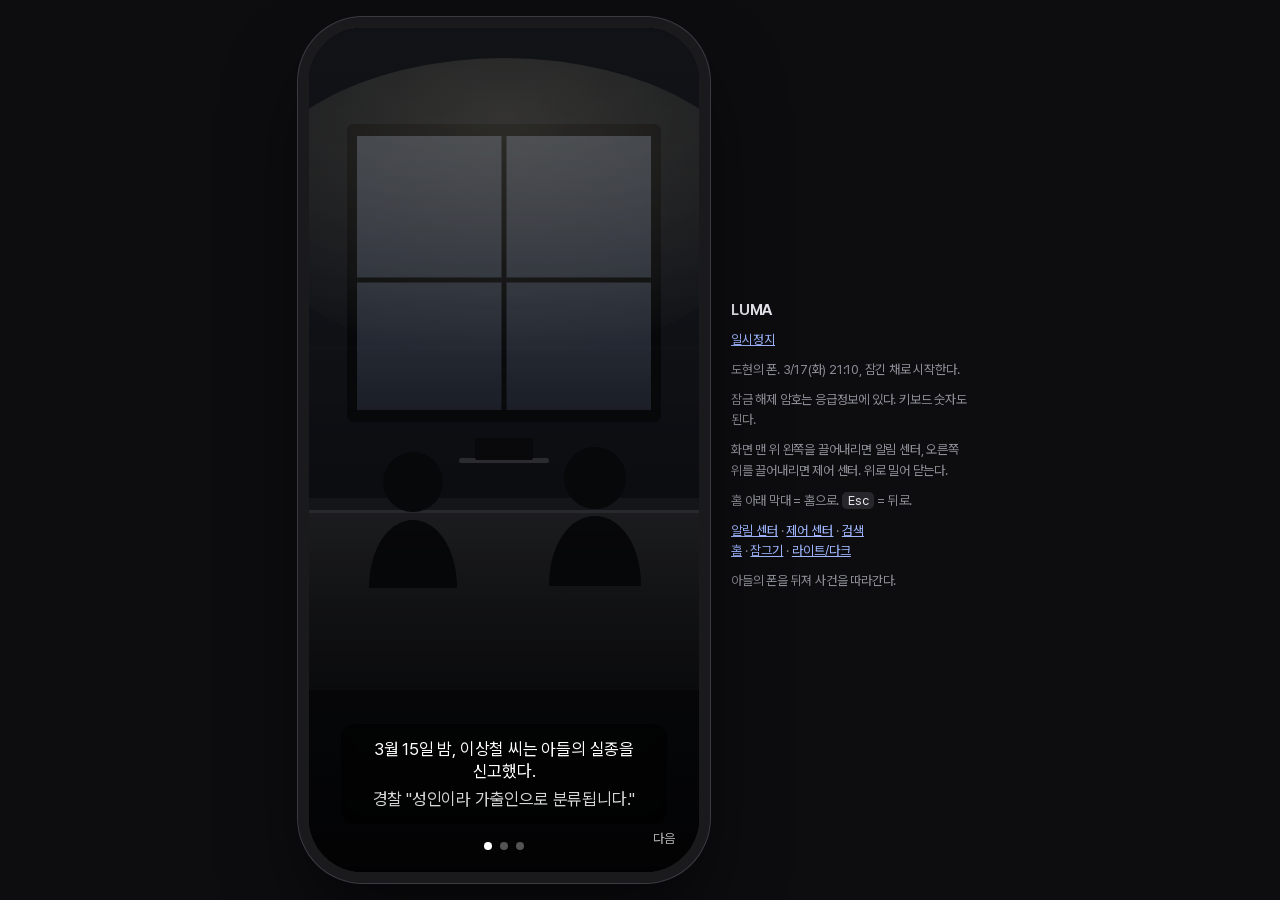
<file: game/index.html>
<!doctype html>
<html lang="ko" data-theme="dark">
<head>
<meta charset="utf-8">
<meta name="viewport" content="width=device-width, initial-scale=1, viewport-fit=cover, user-scalable=no">
<meta name="theme-color" content="#000000">
<meta name="apple-mobile-web-app-capable" content="yes">
<title>LUMA</title>
<link rel="stylesheet" href="css/tokens.css">
<link rel="stylesheet" href="css/os.css">
<!-- APP-CSS:BEGIN -->
<link rel="stylesheet" href="css/apps-life.css">
<link rel="stylesheet" href="css/apps-media.css">
<link rel="stylesheet" href="css/apps-money.css">
<link rel="stylesheet" href="css/apps-msg.css">
<link rel="stylesheet" href="css/apps-set.css">
<link rel="stylesheet" href="css/apps-sns.css">
<!-- APP-CSS:END -->
</head>
<body>
<div class="stage">
  <div class="device"></div>
  <aside class="side-note">
    <h2>LUMA</h2>
    <p>도현의 폰. 3/17(화) 21:10, 잠긴 채로 시작한다.</p>
    <p>잠금 해제 암호는 응급정보에 있다. 키보드 숫자도 된다.</p>
    <p>화면 맨 위 왼쪽을 끌어내리면 알림 센터, 오른쪽 위를 끌어내리면 제어 센터. 위로 밀어 닫는다.</p>
    <p>홈 아래 막대 = 홈으로. <kbd>Esc</kbd> = 뒤로.</p>
    <p>
      <button data-act="notif">알림 센터</button> ·
      <button data-act="cc">제어 센터</button> ·
      <button data-act="search">검색</button><br>
      <button data-act="home">홈</button> ·
      <button data-act="lock">잠그기</button> ·
      <button data-act="theme">라이트/다크</button>
    </p>
    <p>아들의 폰을 뒤져 사건을 따라간다.</p>
  </aside>
</div>
<script src="js/core.js"></script>
<script src="js/icons.js"></script>
<script src="js/data.js"></script>
<!-- CONTENT:BEGIN -->
<script src="js/content/ambient.js"></script>
<script src="js/content/composer.js"></script>
<script src="js/content/dialogue.js"></script>
<script src="js/content/events.js"></script>
<script src="js/content/evidence.js"></script>
<!-- CONTENT:END -->
<!-- ENGINE:BEGIN -->
<script src="js/engine/state.js"></script>
<script src="js/engine/clock.js"></script>
<script src="js/engine/scheduler.js"></script>
<script src="js/engine/notify.js"></script>
<script src="js/engine/read.js"></script>
<script src="js/engine/msg.js"></script>
<script src="js/engine/pause.js"></script>
<script src="js/engine/prologue.js"></script>
<script src="js/engine/debug.js"></script>
<script src="js/engine/ambient.js"></script>
<script src="js/engine/composer.js"></script>
<script src="js/engine/dialogue.js"></script>
<script src="js/engine/endings.js"></script>
<script src="js/engine/events.js"></script>
<script src="js/engine/final.js"></script>
<script src="js/engine/hints.js"></script>
<script src="js/engine/traces.js"></script>
<!-- ENGINE:END -->
<script src="js/shell.js"></script>
<!-- APPS:BEGIN -->
<script src="js/apps/bank.js"></script>
<script src="js/apps/blink.js"></script>
<script src="js/apps/cal.js"></script>
<script src="js/apps/calc.js"></script>
<script src="js/apps/cam.js"></script>
<script src="js/apps/clock.js"></script>
<script src="js/apps/cont.js"></script>
<script src="js/apps/file.js"></script>
<script src="js/apps/find.js"></script>
<script src="js/apps/hankki.js"></script>
<script src="js/apps/health.js"></script>
<script src="js/apps/loop.js"></script>
<script src="js/apps/mail.js"></script>
<script src="js/apps/map.js"></script>
<script src="js/apps/market.js"></script>
<script src="js/apps/moa.js"></script>
<script src="js/apps/msg.js"></script>
<script src="js/apps/note.js"></script>
<script src="js/apps/phone.js"></script>
<script src="js/apps/photo.js"></script>
<script src="js/apps/portal.js"></script>
<script src="js/apps/rem.js"></script>
<script src="js/apps/set.js"></script>
<script src="js/apps/talk.js"></script>
<script src="js/apps/taxi.js"></script>
<script src="js/apps/tube.js"></script>
<script src="js/apps/voice.js"></script>
<script src="js/apps/wallet.js"></script>
<script src="js/apps/wave.js"></script>
<script src="js/apps/wthr.js"></script>
<!-- APPS:END -->
<script>LM.boot();</script>
</body>
</html>
</file>
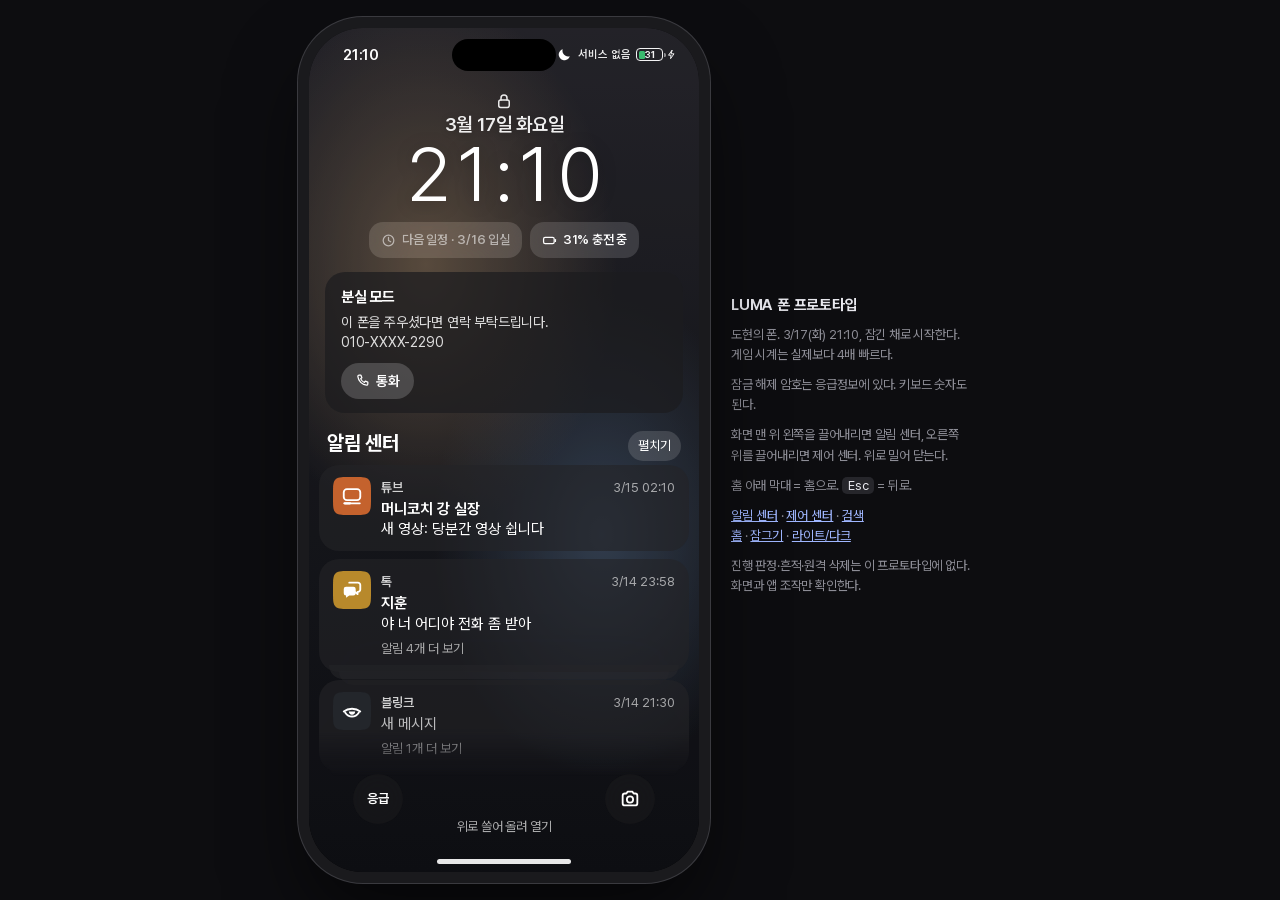
<file: phone-prototype/index.html>
<!doctype html>
<html lang="ko" data-theme="dark">
<head>
<meta charset="utf-8">
<meta name="viewport" content="width=device-width, initial-scale=1, viewport-fit=cover, user-scalable=no">
<meta name="theme-color" content="#000000">
<meta name="apple-mobile-web-app-capable" content="yes">
<title>LUMA 프로토타입</title>
<link rel="stylesheet" href="css/tokens.css">
<link rel="stylesheet" href="css/os.css">
<!-- APP-CSS:BEGIN -->
<link rel="stylesheet" href="css/apps-life.css">
<link rel="stylesheet" href="css/apps-media.css">
<link rel="stylesheet" href="css/apps-money.css">
<link rel="stylesheet" href="css/apps-msg.css">
<link rel="stylesheet" href="css/apps-set.css">
<link rel="stylesheet" href="css/apps-sns.css">
<!-- APP-CSS:END -->
</head>
<body>
<div class="stage">
  <div class="device"></div>
  <aside class="side-note">
    <h2>LUMA 폰 프로토타입</h2>
    <p>도현의 폰. 3/17(화) 21:10, 잠긴 채로 시작한다. 게임 시계는 실제보다 4배 빠르다.</p>
    <p>잠금 해제 암호는 응급정보에 있다. 키보드 숫자도 된다.</p>
    <p>화면 맨 위 왼쪽을 끌어내리면 알림 센터, 오른쪽 위를 끌어내리면 제어 센터. 위로 밀어 닫는다.</p>
    <p>홈 아래 막대 = 홈으로. <kbd>Esc</kbd> = 뒤로.</p>
    <p>
      <button data-act="notif">알림 센터</button> ·
      <button data-act="cc">제어 센터</button> ·
      <button data-act="search">검색</button><br>
      <button data-act="home">홈</button> ·
      <button data-act="lock">잠그기</button> ·
      <button data-act="theme">라이트/다크</button>
    </p>
    <p>진행 판정·흔적·원격 삭제는 이 프로토타입에 없다. 화면과 앱 조작만 확인한다.</p>
  </aside>
</div>
<script src="js/core.js"></script>
<script src="js/icons.js"></script>
<script src="js/data.js"></script>
<script src="js/shell.js"></script>
<!-- APPS:BEGIN -->
<script src="js/apps/bank.js"></script>
<script src="js/apps/blink.js"></script>
<script src="js/apps/cal.js"></script>
<script src="js/apps/calc.js"></script>
<script src="js/apps/cam.js"></script>
<script src="js/apps/clock.js"></script>
<script src="js/apps/cont.js"></script>
<script src="js/apps/file.js"></script>
<script src="js/apps/find.js"></script>
<script src="js/apps/hankki.js"></script>
<script src="js/apps/health.js"></script>
<script src="js/apps/loop.js"></script>
<script src="js/apps/mail.js"></script>
<script src="js/apps/map.js"></script>
<script src="js/apps/market.js"></script>
<script src="js/apps/moa.js"></script>
<script src="js/apps/msg.js"></script>
<script src="js/apps/note.js"></script>
<script src="js/apps/phone.js"></script>
<script src="js/apps/photo.js"></script>
<script src="js/apps/portal.js"></script>
<script src="js/apps/rem.js"></script>
<script src="js/apps/set.js"></script>
<script src="js/apps/talk.js"></script>
<script src="js/apps/taxi.js"></script>
<script src="js/apps/tube.js"></script>
<script src="js/apps/voice.js"></script>
<script src="js/apps/wallet.js"></script>
<script src="js/apps/wave.js"></script>
<script src="js/apps/wthr.js"></script>
<!-- APPS:END -->
<script>LM.boot();</script>
</body>
</html>
</file>
<file: game/css/tokens.css>
/* 생성: design/02-design/DESIGN_TOKENS.md 9절 + 앱 tint 표. 직접 고치지 말고 문서를 고친 뒤 tools/gen_tokens.py 재실행 */

/* 다크가 기본. :root = 폰 기본 테마 */
:root {
  color-scheme: dark;

  /* 배경 */
  --lm-bg: #000000;
  --lm-bg-elevated: #1C1C1F;
  --lm-bg-grouped: #000000;
  --lm-bg-grouped-cell: #1C1C1F;
  --lm-bg-tertiary: #2A2A2E;

  /* 글자 */
  --lm-label: #F5F5F7;
  --lm-label-2: rgba(235, 235, 245, 0.62);
  --lm-label-3: rgba(235, 235, 245, 0.32);

  /* 선·채움 */
  --lm-separator: rgba(84, 84, 88, 0.6);
  --lm-fill: rgba(120, 120, 128, 0.32);
  --lm-fill-2: rgba(120, 120, 128, 0.24);

  /* 의미색 */
  --lm-tint: #5C8BFF;
  --lm-tint-ink: #5C8BFF;
  --lm-tint-fill: #5C8BFF;
  --lm-on-tint: #111114;
  --lm-destructive: #FF6369;
  --lm-destructive-ink: #FF6369;
  --lm-destructive-fill: #FF6369;
  --lm-success: #3DC373;
  --lm-success-ink: #3DC373;
  --lm-warning: #E6A23C;
  --lm-warning-ink: #E6A23C;
  --lm-on-status: #111114;
  --lm-label-2-aa: rgba(235, 235, 245, 0.62);

  /* 재질 */
  --lm-material-thin: rgba(28, 28, 31, 0.60);
  --lm-material-regular: rgba(28, 28, 31, 0.72);
  --lm-material-thick: rgba(28, 28, 31, 0.85);
  --lm-material-blur-thin: 20px;
  --lm-material-blur-regular: 30px;
  --lm-material-blur-thick: 40px;
  --lm-material-saturate: 180%;

  /* 그림자: 다크에서는 없음 */
  --lm-elev-1: none;
  --lm-elev-2: none;
  --lm-elev-3: none;

  /* 불투명도 */
  --lm-op-disabled: 0.38;
  --lm-op-secondary: 0.62;
  --lm-op-tertiary: 0.32;
  --lm-op-pressed: 0.72;
  --lm-op-scrim: 0.48;
  --lm-op-skeleton: 0.08;
  --lm-op-tint-wash: 0.12;
  --lm-op-sync-dot: 1;

  /* 글꼴 */
  --lm-font-sans: "Pretendard Variable", Pretendard, sans-serif;
  --lm-font-num: "Pretendard Variable", Pretendard, sans-serif;
  --lm-tracking-large: -0.4px;
  --lm-tracking-medium: -0.2px;
  --lm-tracking-small: 0;

  /* 타이포 */
  --lm-text-large-title-size: 34px;
  --lm-text-large-title-line: 41px;
  --lm-text-large-title-weight: 700;
  --lm-text-large-title-tracking: var(--lm-tracking-large);
  --lm-text-title-1-size: 28px;
  --lm-text-title-1-line: 34px;
  --lm-text-title-1-weight: 700;
  --lm-text-title-1-tracking: var(--lm-tracking-large);
  --lm-text-title-2-size: 22px;
  --lm-text-title-2-line: 28px;
  --lm-text-title-2-weight: 700;
  --lm-text-title-2-tracking: var(--lm-tracking-large);
  --lm-text-title-3-size: 20px;
  --lm-text-title-3-line: 25px;
  --lm-text-title-3-weight: 600;
  --lm-text-title-3-tracking: var(--lm-tracking-large);
  --lm-text-headline-size: 17px;
  --lm-text-headline-line: 22px;
  --lm-text-headline-weight: 600;
  --lm-text-headline-tracking: var(--lm-tracking-medium);
  --lm-text-body-size: 17px;
  --lm-text-body-line: 22px;
  --lm-text-body-weight: 400;
  --lm-text-body-tracking: var(--lm-tracking-medium);
  --lm-text-callout-size: 16px;
  --lm-text-callout-line: 21px;
  --lm-text-callout-weight: 400;
  --lm-text-callout-tracking: var(--lm-tracking-medium);
  --lm-text-subhead-size: 15px;
  --lm-text-subhead-line: 20px;
  --lm-text-subhead-weight: 400;
  --lm-text-subhead-tracking: var(--lm-tracking-medium);
  --lm-text-footnote-size: 13px;
  --lm-text-footnote-line: 18px;
  --lm-text-footnote-weight: 400;
  --lm-text-footnote-tracking: var(--lm-tracking-small);
  --lm-text-caption-1-size: 12px;
  --lm-text-caption-1-line: 16px;
  --lm-text-caption-1-weight: 400;
  --lm-text-caption-1-tracking: var(--lm-tracking-small);
  --lm-text-caption-2-size: 11px;
  --lm-text-caption-2-line: 13px;
  --lm-text-caption-2-weight: 500;
  --lm-text-caption-2-tracking: var(--lm-tracking-small);
  --lm-text-display-clock-size: 76px;
  --lm-text-display-clock-line: 80px;
  --lm-text-display-clock-weight: 300;
  --lm-text-display-clock-tracking: var(--lm-tracking-large);

  /* 동적 글자 */
  --lm-type-scale-xs: 0.85;
  --lm-type-scale-md: 1.0;
  --lm-type-scale-lg: 1.15;
  --lm-type-scale-xl: 1.3;
  --lm-type-scale: var(--lm-type-scale-md);

  /* 여백 */
  --lm-space-0_5: 2px;
  --lm-space-1: 4px;
  --lm-space-2: 8px;
  --lm-space-3: 12px;
  --lm-space-4: 16px;
  --lm-space-5: 20px;
  --lm-space-6: 24px;
  --lm-space-8: 32px;
  --lm-space-10: 40px;
  --lm-space-12: 48px;

  /* 모서리 */
  --lm-radius-xs: 6px;
  --lm-radius-sm: 10px;
  --lm-radius-md: 14px;
  --lm-radius-lg: 20px;
  --lm-radius-xl: 28px;
  --lm-radius-full: 999px;
  --lm-radius-icon: 13.5px;
  --lm-radius-bubble: 18px;

  /* 움직임 */
  --lm-dur-instant: 100ms;
  --lm-dur-fast: 160ms;
  --lm-dur-base: 240ms;
  --lm-dur-slow: 350ms;
  --lm-ease-standard: cubic-bezier(0.2, 0.8, 0.2, 1);
  --lm-ease-sheet: cubic-bezier(0.32, 0.72, 0, 1);
  --lm-ease-exit: cubic-bezier(0.4, 0, 1, 1);
  --lm-tap-scale: 0.97;

  /* 크롬 */
  --lm-statusbar-h: 47px;
  --lm-safe-top: env(safe-area-inset-top, 0px);
  --lm-safe-bottom: env(safe-area-inset-bottom, 0px);
  --lm-navbar-h: 44px;
  --lm-navbar-large-h: 96px;
  --lm-tabbar-h: 49px;
  --lm-tabbar-safe-h: 34px;
  --lm-home-indicator-w: 134px;
  --lm-home-indicator-h: 5px;
  --lm-home-indicator-bottom: 8px;
  --lm-row-h: 44px;
  --lm-row-h-2: 60px;
  --lm-row-h-thumb: 72px;
  --lm-separator-w: 0.5px;
  --lm-touch-min: 44px;
  --lm-side: 16px;

  /* z-index */
  --lm-z-app: 0;
  --lm-z-nav: 10;
  --lm-z-tabbar: 20;
  --lm-z-banner: 60;
  --lm-z-sheet: 70;
  --lm-z-center: 80;
  --lm-z-alert: 90;
  --lm-z-pause: 100;
  --lm-z-debug: 999;
}

/* 라이트 오버라이드: 값만 바꾼다. 구조·치수·움직임은 그대로 */
[data-theme="light"] {
  color-scheme: light;

  --lm-bg: #F2F2F5;
  --lm-bg-elevated: #FFFFFF;
  --lm-bg-grouped: #F2F2F5;
  --lm-bg-grouped-cell: #FFFFFF;
  --lm-bg-tertiary: #E9E9EE;

  --lm-label: #111114;
  --lm-label-2: rgba(60, 60, 67, 0.62);
  --lm-label-3: rgba(60, 60, 67, 0.32);

  --lm-separator: rgba(60, 60, 67, 0.18);
  --lm-fill: rgba(120, 120, 128, 0.16);
  --lm-fill-2: rgba(120, 120, 128, 0.12);

  --lm-tint: #2F6BFF;
  --lm-tint-ink: #2A62F0;
  --lm-tint-fill: #2A62F0;
  --lm-on-tint: #FFFFFF;
  --lm-destructive: #E5484D;
  --lm-destructive-ink: #C92A2F;
  --lm-destructive-fill: #C92A2F;
  --lm-success: #2E9E5B;
  --lm-success-ink: #237A46;
  --lm-warning: #C98A1B;
  --lm-warning-ink: #8A5A00;
  --lm-on-status: #111114;
  --lm-label-2-aa: rgba(60, 60, 67, 0.74);

  --lm-material-thin: rgba(250, 250, 252, 0.60);
  --lm-material-regular: rgba(250, 250, 252, 0.72);
  --lm-material-thick: rgba(250, 250, 252, 0.85);

  --lm-elev-1: 0 1px 2px rgba(0, 0, 0, 0.10);
  --lm-elev-2: 0 4px 12px rgba(0, 0, 0, 0.12);
  --lm-elev-3: 0 12px 32px rgba(0, 0, 0, 0.18);
}

/* 사용자 동적 글자 */
[data-text-size="xs"] { --lm-type-scale: var(--lm-type-scale-xs); }
[data-text-size="md"] { --lm-type-scale: var(--lm-type-scale-md); }
[data-text-size="lg"] { --lm-type-scale: var(--lm-type-scale-lg); }
[data-text-size="xl"] { --lm-type-scale: var(--lm-type-scale-xl); }


/* 앱 타일·tint (DESIGN_TOKENS 8절 표: 라이트 열, 다크 열) */
[data-app="phone"]{--lm-app-tile:#2E7D4F;--lm-app-tint:#8AD8AB;--lm-app-on-tint:#111114;}
[data-theme="light"] [data-app="phone"],[data-theme="light"][data-app="phone"]{--lm-app-tint:#45C179;--lm-app-on-tint:#111114;}
[data-app="msg"]{--lm-app-tile:#2E7D4F;--lm-app-tint:#8AD8AB;--lm-app-on-tint:#111114;}
[data-theme="light"] [data-app="msg"],[data-theme="light"][data-app="msg"]{--lm-app-tint:#45C179;--lm-app-on-tint:#111114;}
[data-app="talk"]{--lm-app-tile:#B8892B;--lm-app-tint:#EED8AC;--lm-app-on-tint:#111114;}
[data-theme="light"] [data-app="talk"],[data-theme="light"][data-app="talk"]{--lm-app-tint:#DFB460;--lm-app-on-tint:#111114;}
[data-app="loop"]{--lm-app-tile:#7A3E6E;--lm-app-tint:#D29EC7;--lm-app-on-tint:#111114;}
[data-theme="light"] [data-app="loop"],[data-theme="light"][data-app="loop"]{--lm-app-tint:#B55FA4;--lm-app-on-tint:#111114;}
[data-app="blink"]{--lm-app-tile:#23262B;--lm-app-tint:#717E95;--lm-app-on-tint:#111114;}
[data-theme="light"] [data-app="blink"],[data-theme="light"][data-app="blink"]{--lm-app-tint:#495261;--lm-app-on-tint:#FFFFFF;}
[data-app="mail"]{--lm-app-tile:#2B3A67;--lm-app-tint:#7C90CD;--lm-app-on-tint:#111114;}
[data-theme="light"] [data-app="mail"],[data-theme="light"][data-app="mail"]{--lm-app-tint:#415CAD;--lm-app-on-tint:#FFFFFF;}
[data-app="photo"]{--lm-app-tile:#C4622D;--lm-app-tint:#F1CCB8;--lm-app-on-tint:#111114;}
[data-theme="light"] [data-app="photo"],[data-theme="light"][data-app="photo"]{--lm-app-tint:#E1956B;--lm-app-on-tint:#111114;}
[data-app="cam"]{--lm-app-tile:#4A5866;--lm-app-tint:#A5B4C3;--lm-app-on-tint:#111114;}
[data-theme="light"] [data-app="cam"],[data-theme="light"][data-app="cam"]{--lm-app-tint:#6E869E;--lm-app-on-tint:#111114;}
[data-app="map"]{--lm-app-tile:#1F7A7A;--lm-app-tint:#71DFDF;--lm-app-on-tint:#111114;}
[data-theme="light"] [data-app="map"],[data-theme="light"][data-app="map"]{--lm-app-tint:#2DC8C8;--lm-app-on-tint:#111114;}
[data-app="find"]{--lm-app-tile:#1F7A7A;--lm-app-tint:#71DFDF;--lm-app-on-tint:#111114;}
[data-theme="light"] [data-app="find"],[data-theme="light"][data-app="find"]{--lm-app-tint:#2DC8C8;--lm-app-on-tint:#111114;}
[data-app="cal"]{--lm-app-tile:#2B3A67;--lm-app-tint:#7C90CD;--lm-app-on-tint:#111114;}
[data-theme="light"] [data-app="cal"],[data-theme="light"][data-app="cal"]{--lm-app-tint:#415CAD;--lm-app-on-tint:#FFFFFF;}
[data-app="note"]{--lm-app-tile:#B8892B;--lm-app-tint:#EED8AC;--lm-app-on-tint:#111114;}
[data-theme="light"] [data-app="note"],[data-theme="light"][data-app="note"]{--lm-app-tint:#DFB460;--lm-app-on-tint:#111114;}
[data-app="voice"]{--lm-app-tile:#23262B;--lm-app-tint:#717E95;--lm-app-on-tint:#111114;}
[data-theme="light"] [data-app="voice"],[data-theme="light"][data-app="voice"]{--lm-app-tint:#495261;--lm-app-on-tint:#FFFFFF;}
[data-app="health"]{--lm-app-tile:#C4622D;--lm-app-tint:#F1CCB8;--lm-app-on-tint:#111114;}
[data-theme="light"] [data-app="health"],[data-theme="light"][data-app="health"]{--lm-app-tint:#E1956B;--lm-app-on-tint:#111114;}
[data-app="wallet"]{--lm-app-tile:#23262B;--lm-app-tint:#717E95;--lm-app-on-tint:#111114;}
[data-theme="light"] [data-app="wallet"],[data-theme="light"][data-app="wallet"]{--lm-app-tint:#495261;--lm-app-on-tint:#FFFFFF;}
[data-app="bank"]{--lm-app-tile:#2B3A67;--lm-app-tint:#7C90CD;--lm-app-on-tint:#111114;}
[data-theme="light"] [data-app="bank"],[data-theme="light"][data-app="bank"]{--lm-app-tint:#415CAD;--lm-app-on-tint:#FFFFFF;}
[data-app="taxi"]{--lm-app-tile:#B8892B;--lm-app-tint:#EED8AC;--lm-app-on-tint:#111114;}
[data-theme="light"] [data-app="taxi"],[data-theme="light"][data-app="taxi"]{--lm-app-tint:#DFB460;--lm-app-on-tint:#111114;}
[data-app="file"]{--lm-app-tile:#4A5866;--lm-app-tint:#A5B4C3;--lm-app-on-tint:#111114;}
[data-theme="light"] [data-app="file"],[data-theme="light"][data-app="file"]{--lm-app-tint:#6E869E;--lm-app-on-tint:#111114;}
[data-app="set"]{--lm-app-tile:#4A5866;--lm-app-tint:#A5B4C3;--lm-app-on-tint:#111114;}
[data-theme="light"] [data-app="set"],[data-theme="light"][data-app="set"]{--lm-app-tint:#6E869E;--lm-app-on-tint:#111114;}
[data-app="calc"]{--lm-app-tile:#23262B;--lm-app-tint:#717E95;--lm-app-on-tint:#111114;}
[data-theme="light"] [data-app="calc"],[data-theme="light"][data-app="calc"]{--lm-app-tint:#495261;--lm-app-on-tint:#FFFFFF;}
[data-app="wave"]{--lm-app-tile:#2B3A67;--lm-app-tint:#7C90CD;--lm-app-on-tint:#111114;}
[data-theme="light"] [data-app="wave"],[data-theme="light"][data-app="wave"]{--lm-app-tint:#415CAD;--lm-app-on-tint:#FFFFFF;}
[data-app="tube"]{--lm-app-tile:#C4622D;--lm-app-tint:#F1CCB8;--lm-app-on-tint:#111114;}
[data-theme="light"] [data-app="tube"],[data-theme="light"][data-app="tube"]{--lm-app-tint:#E1956B;--lm-app-on-tint:#111114;}
[data-app="moa"]{--lm-app-tile:#4A5866;--lm-app-tint:#A5B4C3;--lm-app-on-tint:#111114;}
[data-theme="light"] [data-app="moa"],[data-theme="light"][data-app="moa"]{--lm-app-tint:#6E869E;--lm-app-on-tint:#111114;}
[data-app="hankki"]{--lm-app-tile:#2E7D4F;--lm-app-tint:#8AD8AB;--lm-app-on-tint:#111114;}
[data-theme="light"] [data-app="hankki"],[data-theme="light"][data-app="hankki"]{--lm-app-tint:#45C179;--lm-app-on-tint:#111114;}
[data-app="market"]{--lm-app-tile:#B8892B;--lm-app-tint:#EED8AC;--lm-app-on-tint:#111114;}
[data-theme="light"] [data-app="market"],[data-theme="light"][data-app="market"]{--lm-app-tint:#DFB460;--lm-app-on-tint:#111114;}
[data-app="cont"]{--lm-app-tile:#4A5866;--lm-app-tint:#A5B4C3;--lm-app-on-tint:#111114;}
[data-theme="light"] [data-app="cont"],[data-theme="light"][data-app="cont"]{--lm-app-tint:#6E869E;--lm-app-on-tint:#111114;}
[data-app="rem"]{--lm-app-tile:#2B3A67;--lm-app-tint:#7C90CD;--lm-app-on-tint:#111114;}
[data-theme="light"] [data-app="rem"],[data-theme="light"][data-app="rem"]{--lm-app-tint:#415CAD;--lm-app-on-tint:#FFFFFF;}
[data-app="clock"]{--lm-app-tile:#23262B;--lm-app-tint:#717E95;--lm-app-on-tint:#111114;}
[data-theme="light"] [data-app="clock"],[data-theme="light"][data-app="clock"]{--lm-app-tint:#495261;--lm-app-on-tint:#FFFFFF;}
[data-app="wthr"]{--lm-app-tile:#1F7A7A;--lm-app-tint:#71DFDF;--lm-app-on-tint:#111114;}
[data-theme="light"] [data-app="wthr"],[data-theme="light"][data-app="wthr"]{--lm-app-tint:#2DC8C8;--lm-app-on-tint:#111114;}
[data-app="portal"]{--lm-app-tile:#2B3A67;--lm-app-tint:#7C90CD;--lm-app-on-tint:#111114;}
[data-theme="light"] [data-app="portal"],[data-theme="light"][data-app="portal"]{--lm-app-tint:#415CAD;--lm-app-on-tint:#FFFFFF;}
</file>
<file: game/css/os.css>
/* LUMA OS 셸·공통 컴포넌트. 값은 tokens.css의 --lm-* 만 쓴다. */
@font-face { font-family: 'Pretendard Variable'; src: url('../fonts/PretendardVariable.woff2') format('woff2-variations'); font-weight: 45 920; font-display: swap; }

* { box-sizing: border-box; -webkit-tap-highlight-color: transparent; }
html, body { margin: 0; height: 100%; }
body {
  background: #0d0d10; color: var(--lm-label);
  font-family: var(--lm-font-sans); font-size: var(--lm-text-body-size); line-height: var(--lm-text-body-line);
  letter-spacing: var(--lm-text-body-tracking); -webkit-font-smoothing: antialiased; overflow: hidden;
  display: grid; place-items: center;
  word-break: keep-all; overflow-wrap: anywhere;
}
button { font: inherit; color: inherit; background: none; border: 0; padding: 0; cursor: pointer; text-align: inherit; }
input, textarea { font: inherit; color: inherit; }
:focus-visible { outline: 2px solid var(--lm-tint); outline-offset: 2px; border-radius: 6px; }
[hidden] { display: none !important; }
.ic { width: 22px; height: 22px; flex: none; display: block; }

/* ---------- 기기 틀: 데스크톱은 폰 프레임, 폰 브라우저는 전체 화면 ---------- */
.stage { display: flex; gap: 32px; align-items: center; }
.device {
  position: relative; width: 390px; height: 844px; border-radius: 54px; overflow: hidden;
  background: var(--lm-bg); color: var(--lm-label); isolation: isolate;
  box-shadow: 0 0 0 11px #1a1a1d, 0 0 0 12px #3a3a3f, 0 40px 80px rgba(0,0,0,.6);
  container-type: size;
  -webkit-user-select: none; user-select: none; -webkit-touch-callout: none;
}
.device input, .device textarea, .device [contenteditable] { -webkit-user-select: text; user-select: text; }
.side-note { width: 240px; color: #8d8d96; font-size: 13px; line-height: 1.55; }
.side-note h2 { color: #e8e8ee; font-size: 15px; margin: 0 0 8px; font-weight: 650; }
.side-note p { margin: 0 0 10px; }
.side-note kbd { font-family: var(--lm-font-num); background: #26262b; color: #e8e8ee; border-radius: 5px; padding: 1px 6px; }
.side-note button { color: #9fb6ff; text-decoration: underline; }
@media (max-width: 700px), (max-height: 760px) {
  body { display: block; background: var(--lm-bg); }
  .stage { display: block; height: 100%; }
  .device { width: 100vw; height: 100dvh; border-radius: 0; box-shadow: none; }
  .side-note { display: none; }
}

/* 다이내믹 아일랜드 자리 */
.island { position: absolute; top: 11px; left: 50%; transform: translateX(-50%); width: 104px; height: 32px; border-radius: 18px; background: #000; z-index: 200; pointer-events: none; }
@media (max-width: 700px) { .island { display: none; } }

/* ---------- 상태바 ---------- */
.statusbar {
  position: absolute; inset: 0 0 auto 0; height: var(--lm-statusbar-h); z-index: 150;
  display: flex; align-items: center; justify-content: space-between; padding: 6px 22px 0 34px;
  font-family: var(--lm-font-num); font-size: 15px; font-weight: 600; letter-spacing: -0.2px; pointer-events: none;
  color: var(--lm-label);
}
.statusbar.on-wall { color: #fff; }
.sb-l, .sb-r { display: flex; align-items: center; gap: 5px; }
.sb-r .ic { width: 17px; height: 17px; }
.sb-carrier { font-family: var(--lm-font-sans); font-size: 11px; font-weight: 600; letter-spacing: 0; opacity: .9; }
.sb-sync { width: 5px; height: 5px; border-radius: 50%; background: currentColor; opacity: var(--lm-op-sync-dot, .9); animation: sync 1.2s ease-in-out infinite; }
@keyframes sync { 50% { opacity: .15; } }
.sb-batt { position: relative; width: 27px; height: 13px; display: grid; place-items: center; border: 1.2px solid currentColor; border-radius: 4px; opacity: .95; }
.sb-batt::after { content: ''; position: absolute; right: -3.8px; top: 3.5px; width: 2px; height: 4px; border-radius: 0 1.5px 1.5px 0; background: currentColor; opacity: .5; }
.sb-batt i { position: absolute; inset: 1.5px auto 1.5px 1.5px; width: calc(31% - 1px); border-radius: 1.5px; background: var(--lm-success); }
.sb-bolt { width: 11px !important; height: 11px !important; margin-left: -2px; }
.sb-batt b { position: relative; font-size: 9.5px; font-weight: 700; line-height: 1; }

/* ---------- 레이어 ---------- */
.layer { position: absolute; inset: 0; }
.wall {
  position: absolute; inset: 0; z-index: -1;
  /* E-30 가족사진 자리: 실제 사진 대신 2019년 늦여름 저녁빛의 단색 면 */
  background:
    radial-gradient(70% 45% at 30% 28%, #6b5a4a 0%, transparent 70%),
    radial-gradient(60% 40% at 75% 60%, #3c4a5e 0%, transparent 72%),
    linear-gradient(180deg, #2b2a31 0%, #191a20 55%, #101116 100%);
}
.wall::after { content: ''; position: absolute; inset: 0; background: rgba(0,0,0,.18); }
.wall-figs { position: absolute; left: 50%; bottom: 23%; transform: translateX(-50%); display: flex; align-items: flex-end; gap: 4px; opacity: .22; }
.wall-figs i { display: block; background: #e9dccb; border-radius: 40px 40px 8px 8px; }

/* ---------- 잠금화면 ---------- */
.lock { z-index: 40; color: #fff; display: flex; flex-direction: column; align-items: center; padding-top: 64px; overflow: hidden; }
.lock-date { font-size: 19px; font-weight: 590; margin-top: 4px; opacity: .92; text-shadow: 0 1px 8px rgba(0,0,0,.3); }
.lock-lockic { width: 18px; height: 18px; opacity: .9; }
.lock-clock { font-family: var(--lm-font-num); font-size: var(--lm-text-display-clock-size); font-weight: var(--lm-text-display-clock-weight); line-height: 1; letter-spacing: var(--lm-text-display-clock-tracking); text-shadow: 0 2px 18px rgba(0,0,0,.25); font-variant-numeric: tabular-nums; }
.lock-widgets { display: flex; gap: 8px; margin-top: 10px; }
.widget { display: flex; align-items: center; gap: 6px; padding: 7px 12px; border-radius: 14px; background: rgba(255,255,255,.14); backdrop-filter: blur(20px) saturate(1.6); -webkit-backdrop-filter: blur(20px) saturate(1.6); font-size: 13px; font-weight: 560; }
.widget .ic { width: 15px; height: 15px; }
.widget.past { color: rgba(255,255,255,.55); }
.lock-scroll { flex: 1; width: 100%; overflow-y: auto; padding: 14px 10px 150px; scrollbar-width: none; mask-image: linear-gradient(180deg, transparent 0, #000 12px, #000 calc(100% - 140px), transparent calc(100% - 96px)); }
.lock-scroll::-webkit-scrollbar { display: none; }
.lost-card { margin: 0 6px 12px; padding: 14px 16px; border-radius: 20px; background: rgba(28,28,31,.72); backdrop-filter: blur(24px); -webkit-backdrop-filter: blur(24px); }
.lost-card b { display: block; font-size: 15px; margin-bottom: 4px; }
.lost-card p { margin: 0 0 10px; font-size: 14px; line-height: 1.45; color: rgba(255,255,255,.85); }
.lost-card .lost-btn { display: inline-flex; align-items: center; gap: 6px; background: rgba(255,255,255,.18); padding: 7px 14px; border-radius: 999px; font-size: 14px; font-weight: 600; }
.lost-card .lost-btn .ic { width: 15px; height: 15px; }
.lost-fail { font-size: 13px; color: var(--lm-destructive); margin-left: 8px; }

/* 알림 카드 */
.nstack { display: flex; flex-direction: column; gap: 8px; }
.ngroup { position: relative; }
.ngroup.collapsed .ncard:not(:first-child) { display: none; }
.ngroup.collapsed::after, .ngroup.collapsed::before { content: ''; position: absolute; left: 10px; right: 10px; height: 14px; border-radius: 0 0 18px 18px; background: rgba(40,40,44,.55); bottom: -7px; z-index: -1; }
.ngroup.collapsed::before { left: 20px; right: 20px; bottom: -13px; background: rgba(40,40,44,.35); }
.ngroup.single::after, .ngroup.single::before { display: none; }
.ncard {
  display: grid; grid-template-columns: 38px 1fr auto; column-gap: 10px; align-items: start; width: 100%;
  padding: 12px 14px; border-radius: 20px; text-align: left; color: var(--lm-label);
  background: var(--lm-material-regular); backdrop-filter: blur(var(--lm-material-blur-regular)) saturate(var(--lm-material-saturate)); -webkit-backdrop-filter: blur(var(--lm-material-blur-regular)) saturate(var(--lm-material-saturate));
}
.lock .ncard { color: #fff; background: rgba(36,36,40,.62); }
.ncard .appicon { width: 38px; height: 38px; }
.ncard-app { font-size: 13px; font-weight: 600; opacity: .8; }
.ncard-t { font-size: 15px; font-weight: 640; line-height: 1.3; margin-top: 1px; }
.ncard-b { font-size: 15px; line-height: 1.35; display: -webkit-box; -webkit-line-clamp: 2; -webkit-box-orient: vertical; overflow: hidden; }
.ncard-b.hidden { opacity: .7; }
.ncard-time { font-size: 13px; opacity: .6; white-space: nowrap; }
.ncard-more { grid-column: 2 / 4; font-size: 13px; opacity: .6; margin-top: 4px; }
.n-head { display: flex; justify-content: space-between; align-items: baseline; padding: 6px 8px 4px; }
.n-head b { font-size: 20px; font-weight: 700; }
.n-head button { font-size: 13px; padding: 4px 10px; border-radius: 999px; background: rgba(255,255,255,.14); }

/* 잠금화면 아래 버튼 */
.lock-foot { position: absolute; left: 0; right: 0; bottom: 48px; display: flex; justify-content: space-between; align-items: center; padding: 0 44px; }
.round-btn { width: 50px; height: 50px; border-radius: 50%; display: grid; place-items: center; background: rgba(28,28,31,.5); backdrop-filter: blur(20px); -webkit-backdrop-filter: blur(20px); color: #fff; }
.round-btn .ic { width: 22px; height: 22px; }
.round-btn.txt { font-size: 13px; font-weight: 650; }
.lock-hint { position: absolute; bottom: 34px; left: 0; right: 0; text-align: center; font-size: 13px; opacity: .65; pointer-events: none; }

/* 키패드 */
.passcode { position: absolute; inset: 0; z-index: 45; display: flex; flex-direction: column; align-items: center; padding-top: 104px; color: #fff; background: rgba(10,10,14,.55); backdrop-filter: blur(30px) saturate(1.3); -webkit-backdrop-filter: blur(30px) saturate(1.3); }
.pc-title { font-size: 20px; font-weight: 500; }
.pc-dots { display: flex; gap: 22px; margin: 22px 0 8px; height: 14px; }
.pc-dots i { width: 13px; height: 13px; border-radius: 50%; border: 1.5px solid #fff; }
.pc-dots i.on { background: #fff; }
.pc-dots.shake { animation: shake .4s; }
@keyframes shake { 20%, 60% { transform: translateX(-10px); } 40%, 80% { transform: translateX(10px); } }
.pc-msg { min-height: 20px; font-size: 14px; opacity: .85; }
.pc-pad { display: grid; grid-template-columns: repeat(3, 78px); gap: 16px 26px; margin-top: 24px; }
.pc-key { width: 78px; height: 78px; border-radius: 50%; background: rgba(255,255,255,.16); display: flex; flex-direction: column; align-items: center; justify-content: center; font-family: var(--lm-font-num); transition: background var(--lm-dur-fast); }
.pc-key:active { background: rgba(255,255,255,.45); }
.pc-key b { font-size: 34px; font-weight: 400; line-height: 1; }
.pc-key small { font-size: 10px; letter-spacing: 2px; font-weight: 650; margin-top: 2px; opacity: .9; }
.pc-key:disabled { opacity: .35; }
.pc-foot { position: absolute; bottom: 44px; left: 0; right: 0; display: flex; justify-content: space-between; padding: 0 52px; font-size: 17px; }

/* ---------- 홈 ---------- */
.home { z-index: 10; padding-top: var(--lm-statusbar-h); display: flex; flex-direction: column; }
.pages { flex: 1; display: flex; overflow-x: auto; scroll-snap-type: x mandatory; scrollbar-width: none; overscroll-behavior: contain; }
.pages::-webkit-scrollbar { display: none; }
.hpage { flex: 0 0 100%; scroll-snap-align: start; display: grid; grid-template-columns: repeat(4, 1fr); grid-template-rows: repeat(5, 104px); padding: 20px 14px 0; align-content: start; }
.app { display: flex; flex-direction: column; align-items: center; gap: 6px; color: #fff; position: relative; }
.app:active .appicon { transform: scale(var(--lm-tap-scale)); filter: brightness(.8); }
.app-name { font-size: 12px; font-weight: 500; line-height: 1.2; text-shadow: 0 1px 4px rgba(0,0,0,.45); white-space: nowrap; max-width: 80px; overflow: hidden; text-overflow: ellipsis; }
.appicon { position: relative; width: 60px; height: 60px; display: grid; place-items: center; color: #fff; flex: none; transition: transform var(--lm-dur-fast) var(--lm-ease-standard), filter var(--lm-dur-fast); }
.appicon-shape { position: absolute; inset: 0; width: 100%; height: 100%; }
.appicon .glyph { position: relative; width: 58%; height: 58%; stroke-width: 2; }
.app .badge { position: absolute; top: -6px; right: 6px; }
.dots { display: flex; justify-content: center; gap: 8px; padding: 6px 0 10px; }
.dots i { width: 7px; height: 7px; border-radius: 50%; background: rgba(255,255,255,.35); transition: background var(--lm-dur-fast); }
.dots i.on { background: #fff; }
.search-pill { align-self: center; display: flex; align-items: center; gap: 5px; font-size: 13px; font-weight: 600; color: #fff; background: rgba(40,40,46,.55); backdrop-filter: blur(20px); -webkit-backdrop-filter: blur(20px); padding: 6px 13px; border-radius: 999px; margin-bottom: 10px; }
.search-pill .ic { width: 14px; height: 14px; }
.dock { margin: 0 10px 20px; height: 94px; border-radius: 34px; display: grid; grid-template-columns: repeat(4, 1fr); align-items: center; padding: 0 4px; background: rgba(60,60,68,.38); backdrop-filter: blur(30px) saturate(1.6); -webkit-backdrop-filter: blur(30px) saturate(1.6); }
.dock .app-name { display: none; }
.empty-page { grid-column: 1 / -1; grid-row: 2 / 4; display: grid; place-items: center; color: rgba(255,255,255,.4); font-size: 14px; }

/* 폴더 */
.folder-icon { width: 60px; height: 60px; border-radius: var(--lm-radius-icon); background: rgba(210,210,220,.32); backdrop-filter: blur(16px); -webkit-backdrop-filter: blur(16px); display: grid; grid-template-columns: repeat(3, 1fr); grid-auto-rows: 14px; gap: 4px; padding: 9px; align-content: start; }
.folder-icon .appicon { width: 13px; height: 13px; }
.folder-icon .appicon .glyph { display: none; }
.folder-open { position: absolute; inset: 0; z-index: 30; display: grid; place-items: center; background: rgba(0,0,0,.25); backdrop-filter: blur(26px) saturate(1.3); -webkit-backdrop-filter: blur(26px) saturate(1.3); }
.folder-open h3 { color: #fff; font-size: 30px; font-weight: 700; margin: 0 0 16px 6px; }
.folder-panel { width: 300px; padding: 20px 14px; border-radius: 36px; background: rgba(200,200,212,.22); display: grid; grid-template-columns: repeat(3, 1fr); row-gap: 18px; }

/* ---------- 앱 창 ---------- */
.appwin { position: absolute; inset: 0; z-index: 50; background: var(--lm-bg); overflow: hidden; border-radius: inherit; transform-origin: center; }
.appwin[data-app] { --lm-tint: var(--lm-app-tint); --lm-tint-ink: var(--lm-app-tint); --lm-tint-fill: var(--lm-app-tint); --lm-on-tint: var(--lm-app-on-tint); }
.appwin.grouped-bg { background: var(--lm-bg-grouped); }
.home-ind { position: absolute; left: 50%; bottom: var(--lm-home-indicator-bottom); width: var(--lm-home-indicator-w); height: var(--lm-home-indicator-h); transform: translateX(-50%); border-radius: 3px; background: var(--lm-label); z-index: 160; opacity: .9; touch-action: none; cursor: grab; }
.home-ind::before { content: ''; position: absolute; inset: -16px -30px -8px; }
.home-ind.on-wall { background: #fff; }

/* ---------- 내비 스택·화면 ---------- */
.stack { position: absolute; inset: 0; overflow: hidden; }
.scr { position: absolute; inset: 0; display: flex; flex-direction: column; background: var(--lm-bg); will-change: transform; }
.scr.covered { visibility: hidden; }
.grouped .scr, .scr.grouped-bg { background: var(--lm-bg-grouped); }
.nb {
  position: relative; z-index: 10; flex: none; height: calc(var(--lm-statusbar-h) + var(--lm-navbar-h)); padding-top: var(--lm-statusbar-h);
  display: grid; grid-template-columns: 1fr auto 1fr; align-items: center; padding-inline: 8px;
  transition: background var(--lm-dur-base), border-color var(--lm-dur-base); border-bottom: var(--lm-separator-w) solid transparent;
}
.nb.scrolled { background: var(--lm-material-thick); backdrop-filter: blur(var(--lm-material-blur-thick)) saturate(var(--lm-material-saturate)); -webkit-backdrop-filter: blur(var(--lm-material-blur-thick)) saturate(var(--lm-material-saturate)); border-bottom-color: var(--lm-separator); }
.nb-title { font-size: var(--lm-text-headline-size); font-weight: var(--lm-text-headline-weight); opacity: 0; transition: opacity var(--lm-dur-fast); white-space: nowrap; overflow: hidden; text-overflow: ellipsis; max-width: 220px; text-align: center; }
.nb.scrolled .nb-title, .nb.show-title .nb-title { opacity: 1; }
.nb-left, .nb-right { display: flex; align-items: center; gap: 4px; min-width: 0; }
.nb-right { justify-content: flex-end; }
.nb-back { display: flex; align-items: center; color: var(--lm-tint); height: 44px; padding-right: 8px; font-size: 17px; white-space: nowrap; }
.nb-back-ic { width: 24px; height: 24px; stroke-width: 2.4; margin-right: -2px; }
.nb-btn { min-width: 44px; height: 44px; display: grid; place-items: center; color: var(--lm-tint); font-size: 17px; padding: 0 6px; }
.nb-btn .ic { width: 23px; height: 23px; }
.nb-btn.strong { font-weight: 600; }
.sc { flex: 1; overflow-y: auto; overflow-x: hidden; padding-bottom: 40px; overscroll-behavior: contain; scrollbar-width: none; }
.sc::-webkit-scrollbar { display: none; }
.has-tabbar .sc { padding-bottom: calc(var(--lm-tabbar-h) + var(--lm-tabbar-safe-h) + 20px); }
.lt { font-size: var(--lm-text-large-title-size); font-weight: var(--lm-text-large-title-weight); letter-spacing: var(--lm-text-large-title-tracking); line-height: var(--lm-text-large-title-line); margin: 2px var(--lm-side) 10px; display: flex; align-items: center; justify-content: space-between; gap: 8px; }

/* 탭바 */
.tabbody { position: absolute; inset: 0; }
.tabpane { position: absolute; inset: 0; }
.tabbar {
  position: absolute; left: 0; right: 0; bottom: 0; z-index: 20; height: calc(var(--lm-tabbar-h) + var(--lm-tabbar-safe-h)); padding-bottom: var(--lm-tabbar-safe-h);
  display: flex; background: var(--lm-material-thick); backdrop-filter: blur(var(--lm-material-blur-thick)) saturate(var(--lm-material-saturate)); -webkit-backdrop-filter: blur(var(--lm-material-blur-thick)) saturate(var(--lm-material-saturate));
  border-top: var(--lm-separator-w) solid var(--lm-separator);
}
.tab { flex: 1; display: flex; flex-direction: column; align-items: center; justify-content: center; gap: 2px; color: var(--lm-label-3); font-size: 10px; font-weight: 560; line-height: 1.2; position: relative; height: var(--lm-tabbar-h); }
.tab .tab-ic { width: 26px; height: 26px; }
.tab.on { color: var(--lm-tint); }
.tab-badge { position: absolute; top: 2px; left: calc(50% + 6px); font-style: normal; min-width: 18px; height: 18px; border-radius: 9px; background: var(--lm-destructive-fill); color: #fff; font-size: 12px; font-weight: 600; display: grid; place-items: center; padding: 0 5px; }

/* 검색창 */
.searchf { display: flex; align-items: center; gap: 6px; height: 36px; margin: 0 var(--lm-side) 12px; padding: 0 10px; border-radius: 10px; background: var(--lm-fill-2); color: var(--lm-label-2); }
.searchf-ic { width: 18px; height: 18px; }
.searchf input { flex: 1; min-width: 0; border: 0; outline: 0; background: none; font-size: 17px; color: var(--lm-label); }
.searchf input::placeholder { color: var(--lm-label-2); }
.searchf input::-webkit-search-cancel-button { filter: grayscale(1); }

/* ---------- 목록 ---------- */
.grp { margin: 0 var(--lm-side) 24px; }
.grp-h { font-size: 13px; color: var(--lm-label-2); padding: 0 16px 7px; }
.grp-f { font-size: 13px; color: var(--lm-label-2); padding: 7px 16px 0; line-height: 1.4; }
.grp-b { background: var(--lm-bg-grouped-cell); border-radius: 12px; overflow: hidden; }
.grp.plain { margin: 0 0 8px; }
.grp.plain .grp-b { background: none; border-radius: 0; }
.grp.plain .grp-h { padding-left: var(--lm-side); }
.row { position: relative; display: flex; align-items: center; gap: 12px; width: 100%; min-height: var(--lm-row-h); padding: 6px 16px; text-align: left; }
.grp.plain .row { padding-inline: var(--lm-side); }
.row::after { content: ''; position: absolute; left: var(--sep-l, 16px); right: 0; bottom: 0; height: var(--lm-separator-w); background: var(--lm-separator); }
.row:has(.row-ic)::after, .row:has(> .av)::after { --sep-l: 58px; }
.row:last-child::after { display: none; }
button.row:active { background: var(--lm-fill-2); }
.row.two { min-height: var(--lm-row-h-2); }
.row.thumb { min-height: var(--lm-row-h-thumb); }
.row-ic { width: 30px; height: 30px; border-radius: 7px; background: var(--lm-fill); display: grid; place-items: center; color: #fff; flex: none; }
.row-ic .ic { width: 19px; height: 19px; }
.row-t { flex: 1; min-width: 0; }
.row-1 { display: flex; justify-content: space-between; align-items: baseline; gap: 8px; }
.row-title { font-size: 17px; white-space: nowrap; overflow: hidden; text-overflow: ellipsis; }
.row.two .row-title { font-weight: 600; font-size: 16px; }
.row-meta { font-size: 14px; color: var(--lm-label-2); white-space: nowrap; flex: none; }
.row-2 { font-size: 15px; color: var(--lm-label-2); line-height: 1.35; display: -webkit-box; -webkit-line-clamp: 2; -webkit-box-orient: vertical; overflow: hidden; margin-top: 1px; }
.row-acc { display: flex; align-items: center; gap: 6px; color: var(--lm-label-2); flex: none; }
.row-val { font-size: 17px; color: var(--lm-label-2); max-width: 170px; white-space: nowrap; overflow: hidden; text-overflow: ellipsis; }
.row-chev { width: 15px; height: 15px; color: var(--lm-label-3); stroke-width: 2.6; }
.row-check { color: var(--lm-tint); width: 20px; height: 20px; }
.row.destr .row-title { color: var(--lm-destructive); }
.row.act .row-title { color: var(--lm-tint); }
.row.dim .row-title, .row.dim .row-2 { color: var(--lm-label-3); }
.kv { display: flex; justify-content: space-between; gap: 16px; padding: 12px 16px; position: relative; font-size: 16px; }
.kv + .kv::before { content: ''; position: absolute; left: 16px; right: 0; top: 0; height: var(--lm-separator-w); background: var(--lm-separator); }
.kv-k { color: var(--lm-label-2); flex: none; }
.kv-v { text-align: right; word-break: keep-all; }
.sec-h { display: flex; justify-content: space-between; align-items: baseline; margin: 18px var(--lm-side) 8px; font-size: 20px; font-weight: 700; }
.sec-h button { font-size: 15px; font-weight: 400; color: var(--lm-tint); }

/* 스위치 */
.sw { position: relative; width: 51px; height: 31px; border-radius: 16px; background: var(--lm-fill); transition: background var(--lm-dur-base) var(--lm-ease-standard); flex: none; }
.sw::after { content: ''; position: absolute; top: 2px; left: 2px; width: 27px; height: 27px; border-radius: 50%; background: #fff; box-shadow: 0 2px 6px rgba(0,0,0,.25); transition: transform var(--lm-dur-base) var(--lm-ease-standard); }
.sw.on { background: var(--lm-success); }
.sw.on::after { transform: translateX(20px); }

/* 세그먼트 */
.seg { display: flex; padding: 2px; margin: 0 var(--lm-side) 12px; border-radius: 9px; background: var(--lm-fill-2); }
.seg-i { flex: 1; height: 28px; border-radius: 7px; font-size: 13px; font-weight: 560; text-align: center; color: var(--lm-label); }
.seg-i.on { background: var(--lm-bg-tertiary); box-shadow: 0 2px 6px rgba(0,0,0,.18); font-weight: 650; }

/* 배지·버튼 */
.badge { min-width: 22px; height: 22px; border-radius: 11px; padding: 0 6px; display: inline-grid; place-items: center; background: var(--lm-destructive-fill); color: #fff; font-size: 13px; font-weight: 600; font-family: var(--lm-font-num); }
.btn { display: inline-flex; align-items: center; justify-content: center; gap: 6px; border-radius: 12px; font-weight: 600; font-size: 17px; }
.btn.m { height: 50px; padding: 0 20px; width: calc(100% - 2 * var(--lm-side)); margin: 0 var(--lm-side); }
.btn.s { height: 32px; padding: 0 14px; border-radius: 999px; font-size: 15px; }
.btn.filled { background: var(--lm-tint-fill); color: var(--lm-on-tint); }
.btn.tinted { background: color-mix(in srgb, var(--lm-tint) 18%, transparent); color: var(--lm-tint); }
.btn.gray { background: var(--lm-fill-2); color: var(--lm-label); }
.btn.plain { color: var(--lm-tint); }
.btn:disabled { opacity: var(--lm-op-disabled); }
.btn .ic { width: 18px; height: 18px; }

/* 아바타 */
.av { position: relative; flex: none; border-radius: 50%; display: grid; place-items: center; background: hsl(var(--av-h) 22% 42%); color: #fff; font-weight: 600; }
[data-theme="light"] .av { background: hsl(var(--av-h) 28% 62%); }
.av-in { display: grid; place-items: center; width: 100%; height: 100%; border-radius: 50%; }
.av-in .ic { width: 55%; height: 55%; }
.av.ring { padding: 3px; background: none; }
.av.ring::before { content: ''; position: absolute; inset: 0; border-radius: 50%; padding: 2px; background: var(--lm-tint); -webkit-mask: linear-gradient(#000 0 0) content-box, linear-gradient(#000 0 0); -webkit-mask-composite: xor; mask-composite: exclude; }
.av.ring.seen::before { background: var(--lm-label-3); }
.av.ring .av-in { background: hsl(var(--av-h) 22% 42%); border: 2px solid var(--lm-bg); }
.av-dot { position: absolute; right: 0; bottom: 0; width: 26%; height: 26%; border-radius: 50%; background: var(--lm-success); border: 2px solid var(--lm-bg); }

/* 사진 자리표시 */
.ph { position: relative; overflow: hidden; width: 100%; background-size: cover; }
.ph-cap { position: absolute; left: 8px; bottom: 6px; right: 8px; font-size: 11px; color: rgba(255,255,255,.75); text-shadow: 0 1px 3px rgba(0,0,0,.5); white-space: nowrap; overflow: hidden; text-overflow: ellipsis; }

/* 빈 상태·안내 */
.empty { display: flex; flex-direction: column; align-items: center; text-align: center; padding: 60px 32px; color: var(--lm-label-2); gap: 6px; }
.empty-ic { width: 44px; height: 44px; color: var(--lm-label-3); margin-bottom: 6px; }
.empty-t { font-size: 20px; font-weight: 650; color: var(--lm-label); }
.empty-s { font-size: 15px; line-height: 1.45; }
.notice { display: flex; gap: 8px; align-items: flex-start; margin: 0 var(--lm-side) 14px; padding: 10px 12px; border-radius: 12px; background: var(--lm-fill-2); font-size: 14px; line-height: 1.4; color: var(--lm-label-2); }
.notice-ic { width: 18px; height: 18px; flex: none; margin-top: 1px; }
.notice.warn { color: var(--lm-warning-ink); background: color-mix(in srgb, var(--lm-warning) 14%, transparent); }

/* ---------- 시트·액션 시트·경고창·토스트 ---------- */
.scrim { position: absolute; inset: 0; background: rgba(0,0,0,var(--lm-op-scrim, .4)); }
.sheet-wrap, .as-wrap, .al-wrap { position: absolute; inset: 0; }
.sheet-wrap { z-index: 70; }
.as-wrap { z-index: 75; }
.al-wrap { z-index: 90; display: grid; place-items: center; }
.sheet { position: absolute; left: 0; right: 0; bottom: 0; top: 58px; border-radius: 12px 12px 0 0; background: var(--lm-bg-elevated); display: flex; flex-direction: column; overflow: hidden; box-shadow: var(--lm-elev-3); }
.sheet.medium { top: 46%; border-radius: 14px 14px 0 0; }
.sheet.small { top: auto; max-height: 45%; }
.sheet-grab { flex: none; height: 18px; display: grid; place-items: center; touch-action: none; cursor: grab; }
.sheet-grab i { width: 36px; height: 5px; border-radius: 3px; background: var(--lm-label-3); }
.sh-page { flex: 1; display: flex; flex-direction: column; min-height: 0; }
.sh-head { flex: none; display: grid; grid-template-columns: 1fr auto 1fr; align-items: center; padding: 0 8px 8px; }
.sh-title { font-size: 17px; font-weight: 600; }
.sh-btn { color: var(--lm-tint); font-size: 17px; padding: 8px; justify-self: start; }
.sh-head > :last-child { justify-self: end; }
.sh-btn.strong { font-weight: 600; }
.sh-body { flex: 1; overflow-y: auto; padding: 8px 0 40px; }
.sh-body.grouped { background: var(--lm-bg-elevated); }
.as { position: absolute; left: 8px; right: 8px; bottom: 30px; display: flex; flex-direction: column; gap: 8px; }
.as-grp { border-radius: 14px; overflow: hidden; background: var(--lm-material-thick); backdrop-filter: blur(40px) saturate(1.8); -webkit-backdrop-filter: blur(40px) saturate(1.8); }
.as-title { padding: 14px 16px; text-align: center; font-size: 13px; font-weight: 600; color: var(--lm-label-2); border-bottom: var(--lm-separator-w) solid var(--lm-separator); }
.as-title small { display: block; font-weight: 400; margin-top: 3px; }
.as-btn { display: block; width: 100%; height: 57px; text-align: center; font-size: 20px; color: var(--lm-tint); }
.as-btn + .as-btn { border-top: var(--lm-separator-w) solid var(--lm-separator); }
.as-btn.destr { color: var(--lm-destructive); }
.as-cancel { border-radius: 14px; background: var(--lm-bg-elevated); font-weight: 600; }
.al { position: relative; width: 270px; border-radius: 14px; overflow: hidden; text-align: center; background: var(--lm-material-thick); backdrop-filter: blur(40px) saturate(1.8); -webkit-backdrop-filter: blur(40px) saturate(1.8); }
.al-t { padding: 19px 16px 2px; font-size: 17px; font-weight: 600; }
.al-s { padding: 2px 16px 18px; font-size: 13px; line-height: 1.4; }
.al-btns { display: flex; border-top: var(--lm-separator-w) solid var(--lm-separator); }
.al-b { flex: 1; height: 44px; font-size: 17px; color: var(--lm-tint); text-align: center; }
.al-b + .al-b { border-left: var(--lm-separator-w) solid var(--lm-separator); }
.al-b.destr { color: var(--lm-destructive); }
.al-b.cancel { font-weight: 600; }
.toast { position: absolute; left: 50%; bottom: 110px; transform: translateX(-50%); z-index: 95; max-width: 320px; padding: 11px 18px; border-radius: 22px; font-size: 14px; font-weight: 560; text-align: center; color: var(--lm-label); background: var(--lm-material-thick); backdrop-filter: blur(30px); -webkit-backdrop-filter: blur(30px); box-shadow: var(--lm-elev-2); }

/* 공유 시트 */
.share { padding: 0 0 20px; }
.share-what { display: flex; align-items: center; gap: 10px; margin: 0 var(--lm-side) 14px; padding: 12px; border-radius: 12px; background: var(--lm-fill-2); font-weight: 560; }
.share-row { display: flex; gap: 14px; overflow-x: auto; padding: 4px var(--lm-side) 16px; scrollbar-width: none; border-bottom: var(--lm-separator-w) solid var(--lm-separator); margin-bottom: 14px; }
.share-t { display: flex; flex-direction: column; align-items: center; gap: 6px; font-size: 12px; width: 64px; flex: none; }

/* ---------- 알림 센터·제어 센터·검색 ---------- */
.overlay { position: absolute; inset: 0; z-index: 80; }
.cc { touch-action: none; }
/* 알림 센터 아래쪽 닫기 띠: 목록 스크롤과 겹치지 않게 터치를 직접 받는다 */
.ov-grab { position: sticky; bottom: -40px; display: block; height: 96px; margin: 0 -10px -40px; touch-action: none; }
.nc { color: #fff; background: rgba(10,10,14,.5); backdrop-filter: blur(30px) saturate(1.4); -webkit-backdrop-filter: blur(30px) saturate(1.4); padding: 56px 10px 40px; overflow-y: auto; scrollbar-width: none; }
.nc .ncard { color: #fff; background: rgba(50,50,56,.62); }
.nc-clock { text-align: center; font-family: var(--lm-font-num); font-size: 64px; font-weight: 300; line-height: 1; margin-bottom: 4px; }
.nc-date { text-align: center; font-size: 17px; font-weight: 560; margin-bottom: 18px; opacity: .9; }
.cc { background: rgba(8,8,12,.45); backdrop-filter: blur(36px) saturate(1.5); -webkit-backdrop-filter: blur(36px) saturate(1.5); padding: 70px 26px 40px; color: #fff; }
.cc-grid { display: grid; grid-template-columns: repeat(4, 1fr); gap: 14px; }
.cc-tile { border-radius: 22px; background: rgba(60,60,66,.62); min-height: 74px; display: grid; place-items: center; }
.cc-conn { grid-column: span 2; grid-row: span 2; display: grid; grid-template-columns: 1fr 1fr; gap: 10px; padding: 14px; place-items: center; }
.cc-btn { width: 54px; height: 54px; border-radius: 50%; display: grid; place-items: center; background: rgba(110,110,118,.55); color: #fff; transition: background var(--lm-dur-fast); }
.cc-btn .ic { width: 26px; height: 26px; }
.cc-btn.on.or { background: #F09A37; }
.cc-btn.on.bl { background: #3A82F7; }
.cc-btn.on.pu { background: #6A5ACD; }
.cc-btn.on.wh { background: #fff; color: #111; }
.cc-wide { grid-column: span 2; display: flex; align-items: center; gap: 10px; padding: 0 16px; justify-content: flex-start; font-size: 14px; font-weight: 600; }
.cc-wide small { display: block; font-weight: 400; opacity: .7; font-size: 12px; }
.cc-wide .cc-btn { width: 38px; height: 38px; }
.cc-wide .cc-btn .ic { width: 20px; height: 20px; }
.cc-slider { grid-row: span 2; border-radius: 22px; background: rgba(60,60,66,.62); position: relative; overflow: hidden; display: flex; align-items: flex-end; justify-content: center; padding-bottom: 14px; }
.cc-slider::before { content: ''; position: absolute; left: 0; right: 0; bottom: 0; height: var(--v, 60%); background: rgba(255,255,255,.92); }
.cc-slider .ic { position: relative; color: #555; }
.cc-label { font-size: 11px; text-align: center; margin-top: 4px; opacity: .8; }
.cc-sq { flex-direction: column; gap: 4px; }
.cc-sq .cc-btn { background: none; width: auto; height: auto; }
.cc-sq.on { background: #fff; color: #111; }
.cc-sq.on .cc-btn { color: #111; }
.cc-rec { width: 26px; height: 26px; border-radius: 50%; border: 2px solid currentColor; display: grid; place-items: center; }
.cc-rec::after { content: ''; width: 16px; height: 16px; border-radius: 50%; background: currentColor; }
.cc-sq.on .cc-rec::after { background: var(--lm-destructive); }
.gs { background: rgba(10,10,14,.6); backdrop-filter: blur(36px) saturate(1.4); -webkit-backdrop-filter: blur(36px) saturate(1.4); padding-top: 58px; color: #fff; display: flex; flex-direction: column; }
.gs .searchf { background: rgba(120,120,128,.36); color: rgba(255,255,255,.7); }
.gs .searchf input { color: #fff; }
.gs-res { flex: 1; overflow-y: auto; padding-bottom: 40px; }
.gs-res .grp-b { background: rgba(50,50,56,.62); }
.gs-res .row, .gs-res .row-2, .gs-res .row-title { color: #fff; }
.gs-res .row-2 { opacity: .7; }
.gs-sugg { display: grid; grid-template-columns: repeat(4, 1fr); gap: 10px; padding: 8px 14px; }

/* 배너 */
.banner { position: absolute; top: 8px; left: 8px; right: 8px; z-index: 60; }
.banner .ncard { color: var(--lm-label); box-shadow: var(--lm-elev-2); }

/* 스크린샷 섬광(100ms) */
.flash { position: absolute; inset: 0; z-index: 140; background: #fff; pointer-events: none; }

/* 동작 줄이기 */
[data-reduce-motion="true"] * { transition-duration: 0ms !important; animation-duration: 0ms !important; }

/* 글자 크기 4단계: 본문 스크롤 영역을 확대해 근사한다(크롬·탭바는 고정) */
.appwin .sc, .appwin .sh-body { zoom: var(--lm-type-scale); }

/* ---------- 일시정지 메뉴 (SCR-PAUSE-*) ---------- */
.device.paused .statusbar, .device.paused .island, .device.paused .home-ind,
.device.cine-open .statusbar, .device.cine-open .island, .device.cine-open .home-ind { opacity: 0; pointer-events: none; }
.pause {
  position: absolute; inset: 0; z-index: var(--lm-z-pause);
  display: flex; flex-direction: column; padding: 180px 24px 24px;
  color: var(--lm-label);
  background: var(--lm-material-thick);
  backdrop-filter: blur(var(--lm-material-blur-thick)) saturate(var(--lm-material-saturate));
  -webkit-backdrop-filter: blur(var(--lm-material-blur-thick)) saturate(var(--lm-material-saturate));
}
.pause-title { font-size: 22px; line-height: 28px; font-weight: 700; letter-spacing: -.3px; margin: 0 0 32px; }
.pause-items { display: flex; flex-direction: column; }
.pause-item { width: 100%; height: 56px; display: flex; align-items: center; font-size: 20px; line-height: 25px; font-weight: 600; letter-spacing: -.3px; color: var(--lm-label); text-align: left; border-radius: 12px; padding: 0 4px; }
.pause-item:active { background: var(--lm-fill-2); }
.pause-restart { color: var(--lm-destructive-ink); }
.pause-hint { padding: 8px 20px 24px; }
.pause-hint-step { font-size: 13px; color: var(--lm-label-2); margin-bottom: 10px; }
.pause-hint p { margin: 0 0 8px; font-size: 17px; line-height: 22px; }
.pause-hint-sub { color: var(--lm-label-2); font-size: 15px !important; }
@media (max-width: 700px), (max-height: 667px) { .pause { padding-top: 140px; } }

/* ---------- 프롤로그 시네마틱 (SCR-CINE-PROLOGUE) ---------- */
.cine-prologue { position: absolute; inset: 0; z-index: calc(var(--lm-z-pause) + 20); background: #000; color: #fff; overflow: hidden; }
.cine-frames, .cine-still, .cine-svg { position: absolute; inset: 0; width: 100%; height: 100%; display: block; }
.cine-svg { object-fit: cover; }
.cine-scrim { position: absolute; inset: 0; pointer-events: none;
  background: linear-gradient(180deg, rgba(0,0,0,.18) 0%, rgba(0,0,0,0) 38%, rgba(0,0,0,.58) 100%); }
.cine-capwrap { position: absolute; left: 32px; right: 32px; bottom: 48px; padding: 14px 16px; border-radius: 14px;
  background: rgba(0,0,0,.48); backdrop-filter: blur(6px); -webkit-backdrop-filter: blur(6px); }
.cine-line { margin: 0; text-align: center; font-size: 17px; line-height: 22px; letter-spacing: -.2px; }
.cine-line + .cine-line { margin-top: 6px; color: rgba(255,255,255,.84); }
.cine-dots { position: absolute; left: 0; right: 0; bottom: 22px; display: flex; justify-content: center; gap: 8px; }
.cine-dots i { width: 8px; height: 8px; border-radius: 50%; background: rgba(255,255,255,.32); }
.cine-dots i.on { background: #fff; }
.cine-skip { position: absolute; top: 16px; right: 12px; z-index: 3; padding: 10px 12px; font-size: 15px; font-weight: 600; color: rgba(255,255,255,.66); }
.cine-next { position: absolute; right: 14px; bottom: 14px; z-index: 3; padding: 8px 10px; font-size: 13px; color: rgba(255,255,255,.7); }
[data-reduce-motion="true"] .cine-scrim { backdrop-filter: none; }

/* ---------- 디버그 패널 (?debug) ---------- */
.dk-debug {
  position: fixed; right: 14px; bottom: 14px; z-index: var(--lm-z-debug); width: 252px;
  border-radius: 12px; padding: 10px; color: #d7e2ff; background: rgba(8,10,16,.92);
  border: 1px solid rgba(120,150,220,.35); box-shadow: 0 10px 30px rgba(0,0,0,.5);
  font-family: ui-monospace, SFMono-Regular, Menlo, monospace; font-size: 11px; line-height: 1.45;
}
.dk-dbg-head { display: flex; justify-content: space-between; align-items: center; color: #8fb6ff; margin-bottom: 6px; letter-spacing: .08em; }
.dk-dbg-head button { color: #8fb6ff; font-size: 15px; padding: 0 4px; }
.dk-dbg-body { margin: 0 0 8px; white-space: pre-wrap; word-break: break-all; font: inherit; }
.dk-dbg-btns { display: flex; flex-wrap: wrap; gap: 4px; }
.dk-dbg-btns button { font: inherit; padding: 4px 7px; border-radius: 6px; background: rgba(120,150,220,.16); color: #cfe0ff; }
.dk-dbg-btns button:active { background: rgba(120,150,220,.35); }
@media (max-width: 700px) { .dk-debug { top: 52px; bottom: auto; right: 8px; width: 224px; } }

/* 읽음 상태에서 계산되는 배지는 0이면 숨긴다. */
.ncard-dot { margin-left: 6px; color: var(--lm-destructive-fill); font-size: 14px; }
.badge.dot, .tab-badge.dot { min-width: 8px; width: 8px; height: 8px; border-radius: 50%; padding: 0; font-size: 0; line-height: 0; }
.badge[hidden], .tab-badge[hidden] { display: none; }

/* ---------- 공용 작성창(SCR-OS-COMPOSER) ---------- */
.cmp-sheet { display: flex; flex-direction: column; min-height: 60vh; }
.cmp-head { display: flex; align-items: center; justify-content: space-between; gap: 8px; padding: 6px 8px; border-bottom: var(--lm-separator-w) solid var(--lm-separator); }
.cmp-head-btn { min-height: 44px; padding: 0 10px; border: 0; background: none; color: var(--lm-app-tint); font-size: 16px; }
.cmp-head-btn.strong { font-weight: 700; }
.cmp-head-title { flex: 1; text-align: center; font-weight: 700; font-size: 16px; overflow: hidden; text-overflow: ellipsis; white-space: nowrap; }
.cmp-modal { padding: 10px 16px calc(16px + env(safe-area-inset-bottom)); }
.cmp-to { display: flex; gap: 10px; align-items: baseline; padding: 8px 0 12px; font-size: 14px; color: var(--lm-label-2); }
.cmp-to b { color: var(--lm-label); font-size: 16px; }
.cmp-bar { display: block; padding: 6px 10px calc(6px + var(--lm-safe-bottom) + var(--lm-tabbar-safe-h)); background: var(--lm-material-thick); border-top: var(--lm-separator-w) solid var(--lm-separator); }
.cmp-main { display: flex; align-items: center; gap: 6px; }
.cmp-input { flex: 1; min-width: 0; min-height: 36px; max-height: 120px; padding: 8px 14px; border: 0; border-radius: 18px; background: var(--lm-fill-2); color: var(--lm-label); font: inherit; font-size: 15px; resize: none; }
.cmp-plus, .cmp-send { width: 36px; height: 36px; flex: none; display: grid; place-items: center; border: 0; border-radius: 50%; background: var(--lm-fill-2); color: var(--lm-label); }
.cmp-send { background: var(--lm-app-tint); color: var(--lm-app-on-tint); }
.cmp-send[disabled] { background: var(--lm-fill); color: var(--lm-label-3); opacity: 1; }
.cmp-state { display: block; padding: 2px 2px 0; font-size: 11px; color: var(--lm-label-2); }
.cmp-sugg { display: flex; gap: 8px; overflow-x: auto; padding: 6px 0 4px; scrollbar-width: none; }
.cmp-sugg::-webkit-scrollbar { display: none; }
.cmp-sugg-chip { flex: none; height: 28px; padding: 0 12px; border: 0; border-radius: 14px; background: var(--lm-fill-2); color: var(--lm-label); font-size: 13px; }
.cmp-clip { display: flex; padding: 2px 0; }
.cmp-clip-chip { display: flex; align-items: center; gap: 6px; max-width: 100%; padding: 3px 8px; border: 0; border-radius: 8px; background: var(--lm-fill-2); color: var(--lm-label); font-size: 11px; }
.cmp-clip-chip span { font-weight: 600; }
.cmp-clip-chip small { color: var(--lm-label-2); overflow: hidden; text-overflow: ellipsis; white-space: nowrap; }
.cmp-attach { padding: 2px 0; }
.cmp-attach[hidden] { display: none; }
.cmp-chip { display: inline-flex; align-items: center; gap: 6px; max-width: 100%; padding: 5px 6px 5px 10px; border-radius: 10px; background: var(--lm-fill-2); font-size: 12px; }
.cmp-chip > span { overflow: hidden; text-overflow: ellipsis; white-space: nowrap; }
.cmp-chip-x { width: 22px; height: 22px; display: grid; place-items: center; border: 0; border-radius: 50%; background: var(--lm-fill); color: var(--lm-label-2); }
.share-recent .grp-h { padding: 0 var(--lm-side) 4px; }
.share .notice { margin: 0 var(--lm-side) 12px; }
/* 첨부가 있는 말풍선 */
.att-card { display: flex; align-items: center; gap: 8px; padding: 8px 10px; margin-top: 4px; border-radius: 10px; background: var(--lm-fill-2); font-size: 12px; }
.att-card b { font-size: 13px; }
.att-card small { color: var(--lm-label-2); }
/* 입력 중 표시 */
.typing-dot { display: inline-flex; gap: 4px; align-items: center; min-height: 20px; }
.typing-dot i { width: 6px; height: 6px; border-radius: 50%; background: var(--lm-label-2); animation: typingb 1s infinite ease-in-out; }
.typing-dot i:nth-child(2) { animation-delay: .15s; }
.typing-dot i:nth-child(3) { animation-delay: .3s; }
@keyframes typingb { 0%, 60%, 100% { opacity: .35; transform: translateY(0); } 30% { opacity: 1; transform: translateY(-2px); } }

/* ---------- 원격 지우기(EV-08): 초기 설정 화면 ---------- */
.wipe-setup {
  position: absolute; inset: 0; z-index: 4000;
  display: flex; flex-direction: column; justify-content: space-between;
  background: #fff; color: #111; font-family: inherit;
  padding: calc(var(--lm-statusbar-h) + 64px) 34px calc(40px + var(--lm-safe-bottom));
}
.device.wipe-locked .statusbar,
.device.wipe-locked .home-ind,
.device.wipe-locked .appwin,
.device.wipe-locked .home,
.device.wipe-locked .lock,
.device.wipe-locked .overlay,
.device.wipe-locked .sheet-wrap,
.device.wipe-locked .as-wrap,
.device.wipe-locked .al-wrap { pointer-events: none !important; }
.wipe-lang { display: flex; flex-direction: column; gap: 10px; }
.wipe-hello { font-size: 40px; font-weight: 700; letter-spacing: -.02em; }
.wipe-sub { font-size: 15px; color: #8a8a8e; margin-bottom: 28px; }
.wipe-pick { display: flex; align-items: center; justify-content: space-between; padding: 16px 0; border-top: 1px solid #e5e5ea; border-bottom: 1px solid #e5e5ea; font-size: 18px; }
.wipe-chev { color: #8a8a8e; font-size: 22px; }
.wipe-note { margin-top: 22px; color: #8a8a8e; font-size: 13px; line-height: 1.5; }
.wipe-foot { display: flex; justify-content: flex-end; color: #0a84ff; font-size: 17px; font-weight: 600; }

/* ---------- 작성창 사진 선택 ---------- */
.cmp-picker { padding: 4px 12px 12px; }
.cmp-pickgrid { display: grid; grid-template-columns: repeat(4, 1fr); gap: 3px; }
.cmp-pickgrid .ph-cell { padding: 0; border: 0; background: none; border-radius: 4px; overflow: hidden; }
.cmp-pickgrid .ph { display: block; }

/* ---------- 최종 장면(SCR-TAXI-CONFIRM) ---------- */
.final-scene { position: absolute; inset: 0; z-index: 130; display: flex; flex-direction: column; justify-content: flex-end; background: #000; color: #fff; overflow: hidden; }
.final-stage { position: relative; flex: 1 1 auto; min-height: 0; overflow: hidden; }
.final-still, .final-still svg { position: absolute; inset: 0; width: 100%; height: 100%; display: block; }
.final-scrim { position: absolute; inset: 0; pointer-events: none;
  background: linear-gradient(180deg, rgba(0,0,0,.28) 0%, rgba(0,0,0,.04) 38%, rgba(0,0,0,.72) 100%); }
.final-caption { position: absolute; left: 24px; right: 24px; bottom: 20px; text-align: center; font-size: 16px; line-height: 22px; color: rgba(255,255,255,.9); text-shadow: 0 1px 8px rgba(0,0,0,.9); word-break: keep-all; overflow-wrap: anywhere; }
.final-panel { position: relative; z-index: 3; flex: 0 0 45%; min-height: 236px; max-height: 52%; display: flex; flex-direction: column; background: #0b0c10; border-top: 1px solid rgba(255,255,255,.1); }
.final-thread { flex: 1 1 auto; min-height: 0; overflow-y: auto; padding: 12px 16px 8px; display: flex; flex-direction: column; gap: 6px; }
.final-msg { display: flex; }
.final-msg.out { justify-content: flex-end; }
.final-bubble { max-width: 78%; padding: 9px 13px; border-radius: 17px; background: rgba(255,255,255,.88); color: #111; font-size: 15px; line-height: 1.35; word-break: keep-all; overflow-wrap: anywhere; }
.final-msg.out .final-bubble { background: #0a84ff; color: #fff; }
.final-bar { position: relative; z-index: 3; flex: none; display: flex; align-items: center; gap: 8px; padding: 10px 12px calc(12px + var(--lm-safe-bottom)); background: rgba(10,10,12,.94); border-top: 1px solid rgba(255,255,255,.08); }
.final-input { flex: 1; min-width: 0; height: 38px; padding: 0 14px; border: 0; border-radius: 19px; background: rgba(255,255,255,.14); color: #fff; font: inherit; font-size: 15px; }
.final-send { width: 38px; height: 38px; flex: none; display: grid; place-items: center; border: 0; border-radius: 50%; background: #0a84ff; color: #fff; }
.final-end { flex: none; height: 38px; padding: 0 12px; border: 0; border-radius: 19px; background: rgba(255,255,255,.12); color: rgba(255,255,255,.82); font-size: 12px; }

/* ---------- 엔딩 시네마틱(SCR-CINE-ENDING) ---------- */
.cine-ending { position: absolute; inset: 0; z-index: 5000; background: #000; color: #fff; overflow: hidden; }
.end-frames, .end-frames svg { position: absolute; inset: 0; width: 100%; height: 100%; display: block; }
.cine-ending::after { content: ''; position: absolute; inset: 0; pointer-events: none; background: linear-gradient(180deg, rgba(0,0,0,.28) 0%, rgba(0,0,0,0) 34%, rgba(0,0,0,.7) 100%); }
.end-stage { position: absolute; inset: 0; z-index: 2; display: flex; flex-direction: column; align-items: center; justify-content: center; padding: 40px 28px 72px; }
.end-caption { position: absolute; left: 28px; right: 28px; bottom: 86px; text-align: center; text-shadow: 0 2px 12px rgba(0,0,0,.9); word-break: keep-all; overflow-wrap: anywhere; }
.end-caption p { margin: 0 0 8px; font-size: 17px; line-height: 23px; word-break: keep-all; overflow-wrap: anywhere; }
.end-phone-cap { bottom: auto; top: calc(var(--lm-statusbar-h) + 28px); }
.end-phone { width: 230px; max-width: 70%; height: 462px; border-radius: 30px; background: #0a0a0c; border: 6px solid #2a2a2e; box-shadow: 0 18px 60px rgba(0,0,0,.75); overflow: hidden; display: flex; flex-direction: column; }
.end-phone-top { flex: none; padding: 14px 16px; font-size: 14px; font-weight: 700; text-align: center; border-bottom: 1px solid rgba(255,255,255,.08); word-break: keep-all; overflow-wrap: anywhere; }
.end-phone-body { flex: 1; min-height: 0; padding: 18px 14px; display: flex; flex-direction: column; gap: 8px; }
.end-phone-body.talk { padding: 0; gap: 0; overflow-y: auto; }
.end-phone[data-app="talk"] { background: var(--lm-bg); }
.end-phone[data-app="talk"] .talk-room { min-height: 100%; padding: 10px 10px 18px; background: var(--lm-bg); }
.end-phone[data-app="talk"] .talk-bubble { max-width: 168px; font-size: 13px; }
.end-phone[data-app="talk"] .talk-body { max-width: 188px; }
.end-phone[data-app="talk"] .talk-day { margin: 10px 0 8px; }
.end-phone[data-app="talk"] .talk-av { width: 26px; }
.end-phone[data-app="talk"] .talk-side { font-size: 10px; }
.end-msg { max-width: 82%; padding: 9px 12px; border-radius: 16px; background: #2c2c2e; color: #fff; font-size: 14px; word-break: keep-all; overflow-wrap: anywhere; }
.end-msg.out { align-self: flex-end; background: #0a84ff; }
.end-read { align-self: flex-end; font-size: 10px; color: rgba(255,255,255,.5); }
.end-note-title { font-size: 18px; font-weight: 700; word-break: keep-all; overflow-wrap: anywhere; }
.end-note-body { font-size: 15px; color: rgba(255,255,255,.72); font-variant-numeric: tabular-nums; word-break: keep-all; overflow-wrap: anywhere; }
.end-mail-subj { font-size: 16px; font-weight: 700; word-break: keep-all; overflow-wrap: anywhere; }
.end-mail-time { font-size: 12px; color: rgba(255,255,255,.5); }
.end-fail { align-self: flex-end; font-size: 10px; color: #ff6b6b; }
.end-advance { position: absolute; right: 16px; bottom: 24px; z-index: 3; padding: 10px 14px; border: 0; border-radius: 18px; background: rgba(255,255,255,.12); color: rgba(255,255,255,.85); font-size: 13px; }
.end-credits { position: absolute; inset: 0; display: flex; flex-direction: column; align-items: center; justify-content: center; gap: 10px; padding: 48px; text-align: center; word-break: keep-all; overflow-wrap: anywhere; }
.end-credit-title { font-size: 32px; letter-spacing: .16em; font-weight: 700; margin-bottom: 20px; word-break: keep-all; overflow-wrap: anywhere; }
.end-credits p { margin: 0; font-size: 15px; line-height: 22px; color: rgba(255,255,255,.8); word-break: keep-all; overflow-wrap: anywhere; }
.end-credit-foot { margin-top: 26px; font-size: 11px; color: rgba(255,255,255,.4); letter-spacing: .2em; }
.end-replay { position: absolute; inset: 0; overflow-y: auto; padding: calc(var(--lm-statusbar-h) + 24px) 26px 40px; background: #08090c; word-break: keep-all; overflow-wrap: anywhere; }
.end-replay h2 { margin: 0 0 20px; font-size: 26px; }
.end-stat { font-size: 14px; color: rgba(255,255,255,.68); margin-bottom: 8px; }
.end-stat b { color: #fff; font-size: 17px; }
.end-traces { margin: 18px 0 26px; max-height: 46vh; overflow-y: auto; border-top: 1px solid rgba(255,255,255,.1); }
.end-trace { padding: 10px 2px; border-bottom: 1px solid rgba(255,255,255,.08); font-size: 14px; color: rgba(255,255,255,.72); }
.end-btns { display: flex; gap: 10px; }
.end-btns .btn { flex: 1; }

/* ---------- 힌트 시트 ---------- */
.pause-hint-text { margin: 8px 0 14px; font-size: 18px; line-height: 24px; color: var(--lm-label); min-height: 52px; }
.pause-hint-dots { display: flex; gap: 8px; margin-bottom: 18px; }
.pause-hint-dots i { width: 8px; height: 8px; border-radius: 50%; background: var(--lm-fill); }
.pause-hint-dots i.on { background: var(--lm-tint); }
</file>
<file: game/css/apps-life.css>
/* life 그룹 — 메모·미리 알림·캘린더·시계·건강·웨이브·한서 포털·계산기 */

/* ================= 메모 ================= */
[data-app="note"] .nt-folder { width: 34px; height: 34px; display: grid; place-items: center; color: var(--lm-tint); flex: none; }
[data-app="note"] .nt-folder .ic { width: 24px; height: 24px; }
[data-app="note"] .nt-lead { width: 28px; height: 28px; display: grid; place-items: center; color: var(--lm-label-2); flex: none; }
[data-app="note"] .nt-lead .ic { width: 21px; height: 21px; }
[data-app="note"] .nt-lead.locked { color: var(--lm-label); }
[data-app="note"] .nt-editor { display: flex; flex-direction: column; min-height: 100%; padding: 6px var(--lm-side) 24px; }
[data-app="note"] .nt-meta { font-size: 13px; color: var(--lm-label-2); text-align: center; padding: 2px 0 10px; }
[data-app="note"] .nt-title { width: 100%; background: none; border: 0; outline: 0; font-size: 28px; line-height: 1.25; font-weight: 700; letter-spacing: -0.4px; padding: 2px 0 8px; }
[data-app="note"] .nt-body { flex: 1; width: 100%; min-height: 56vh; background: none; border: 0; outline: 0; resize: none; font-family: inherit; font-size: 17px; line-height: 1.6; letter-spacing: -0.2px; padding: 4px 0 40px; }
[data-app="note"] .nt-badge { display: inline-flex; align-items: center; gap: 6px; align-self: flex-start; color: var(--lm-label-2); font-size: 13px; padding: 4px 0 20px; }
[data-app="note"] .nt-badge .ic { width: 15px; height: 15px; }
[data-app="note"] .nt-lock { display: flex; flex-direction: column; align-items: center; padding: 0 24px 18px; }
[data-app="note"] .nt-lock-head { display: flex; width: 100%; align-items: center; justify-content: space-between; padding: 0 0 4px; }
[data-app="note"] .nt-lock-title { font-size: 22px; font-weight: 700; }
[data-app="note"] .nt-cancel { color: var(--lm-tint); font-size: 17px; padding: 6px 0; }
[data-app="note"] .nt-lock-sub { font-size: 13px; color: var(--lm-label-2); margin-bottom: 10px; }
[data-app="note"] .nt-hint { font-size: 15px; color: var(--lm-label-2); background: var(--lm-fill-2); border-radius: 999px; padding: 6px 14px; margin-bottom: 12px; }
[data-app="note"] .nt-hint.strong { color: var(--lm-label); font-weight: 700; background: color-mix(in srgb, var(--lm-tint) 22%, transparent); }
[data-app="note"] .nt-dots { display: flex; gap: 16px; height: 14px; margin: 4px 0 8px; }
[data-app="note"] .nt-dots i { width: 12px; height: 12px; border-radius: 50%; border: 1.5px solid var(--lm-label); }
[data-app="note"] .nt-dots i.on { background: var(--lm-label); }
[data-app="note"] .nt-dots.shake { animation: shake 0.4s; }
[data-app="note"] .nt-msg { min-height: 18px; font-size: 13px; line-height: 1.35; color: var(--lm-destructive-ink); text-align: center; }
[data-app="note"] .nt-pad { display: grid; grid-template-columns: repeat(3, 54px); gap: 9px 20px; margin-top: 12px; justify-content: center; }
[data-app="note"] .nt-key { width: 54px; height: 54px; border-radius: 50%; background: var(--lm-fill-2); color: var(--lm-label); font-family: var(--lm-font-num); font-size: 25px; display: grid; place-items: center; }
[data-app="note"] .nt-key:active { background: var(--lm-fill); }
[data-app="note"] .nt-key .ic { width: 24px; height: 24px; }

/* ================= 미리 알림 ================= */
[data-app="rem"] .rem-meta { padding: 2px var(--lm-side) 10px; font-size: 13px; color: var(--lm-label-2); }
[data-app="rem"] .rem-list-ic { width: 30px; height: 30px; display: grid; place-items: center; color: var(--lm-tint); flex: none; }
[data-app="rem"] .rem-list-ic .ic { width: 22px; height: 22px; }
[data-app="rem"] .rem-row { position: relative; display: flex; align-items: flex-start; gap: 12px; width: 100%; min-height: 50px; padding: 13px 16px; text-align: left; }
[data-app="rem"] .rem-row::after { content: ''; position: absolute; left: 52px; right: 0; bottom: 0; height: var(--lm-separator-w); background: var(--lm-separator); }
[data-app="rem"] .grp.plain .rem-row::after { left: calc(var(--lm-side) + 36px); }
[data-app="rem"] .rem-row:last-child::after { display: none; }
[data-app="rem"] .rem-check { width: 24px; height: 24px; border-radius: 50%; border: 1.5px solid var(--lm-label-3); display: grid; place-items: center; flex: none; margin-top: 1px; color: var(--lm-on-tint); }
[data-app="rem"] .rem-check .ic { width: 15px; height: 15px; stroke-width: 3; }
[data-app="rem"] .rem-check.on { background: var(--lm-tint-fill); border-color: var(--lm-tint-fill); }
[data-app="rem"] .rem-txt { flex: 1; min-width: 0; display: flex; flex-direction: column; gap: 2px; }
[data-app="rem"] .rem-name { font-size: 17px; line-height: 1.35; }
[data-app="rem"] .rem-sub { font-size: 13px; color: var(--lm-label-2); }
[data-app="rem"] .rem-row.done .rem-name { color: var(--lm-label-2); text-decoration: line-through; }

/* ================= 캘린더 ================= */
[data-app="cal"] .cal-wrap { padding-bottom: 22px; }
[data-app="cal"] .cal-head { display: flex; align-items: center; justify-content: space-between; padding: 0 10px 6px; }
[data-app="cal"] .cal-month { font-size: 22px; font-weight: 700; margin: 0; letter-spacing: -0.4px; }
[data-app="cal"] .cal-nav { width: 44px; height: 44px; display: grid; place-items: center; color: var(--lm-tint); }
[data-app="cal"] .cal-nav .ic { width: 22px; height: 22px; }
[data-app="cal"] .cal-week { display: grid; grid-template-columns: repeat(7, 1fr); padding: 0 10px 4px; font-size: 11px; color: var(--lm-label-2); text-align: center; }
[data-app="cal"] .cal-grid { display: grid; grid-template-columns: repeat(7, 1fr); gap: 2px; padding: 0 10px; }
[data-app="cal"] .cal-cell { height: 48px; display: flex; flex-direction: column; align-items: center; justify-content: flex-start; padding-top: 5px; border-radius: 10px; font-family: var(--lm-font-num); }
[data-app="cal"] .cal-cell.blank { visibility: hidden; }
[data-app="cal"] .cal-num { width: 28px; height: 28px; display: grid; place-items: center; border-radius: 50%; font-size: 15px; }
[data-app="cal"] .cal-cell.today .cal-num { background: var(--lm-tint-fill); color: var(--lm-on-tint); font-weight: 700; }
[data-app="cal"] .cal-cell.past .cal-num { color: var(--lm-label-3); }
[data-app="cal"] .cal-cell.today.past .cal-num { color: var(--lm-on-tint); }
[data-app="cal"] .cal-dots { display: flex; gap: 3px; height: 6px; margin-top: 1px; }
[data-app="cal"] .cal-dots i { width: 5px; height: 5px; border-radius: 50%; background: var(--lm-tint); }
[data-app="cal"] .cal-dots i.bday { background: var(--lm-warning); }
[data-app="cal"] .cal-today-h { font-size: 13px; color: var(--lm-label-2); padding: 16px var(--lm-side) 6px; }
[data-app="cal"] .cal-none { padding: 2px var(--lm-side) 18px; color: var(--lm-label-2); font-size: 15px; }
[data-app="cal"] .cal-ev { display: flex; align-items: flex-start; gap: 12px; width: 100%; padding: 11px var(--lm-side); text-align: left; position: relative; }
[data-app="cal"] .cal-ev::after { content: ''; position: absolute; left: var(--lm-side); right: 0; bottom: 0; height: var(--lm-separator-w); background: var(--lm-separator); }
[data-app="cal"] .cal-ev:last-child::after { display: none; }
[data-app="cal"] .cal-time { width: 50px; flex: none; padding-top: 2px; font-family: var(--lm-font-num); font-size: 13px; color: var(--lm-label-2); }
[data-app="cal"] .cal-ev-t { flex: 1; min-width: 0; display: flex; flex-direction: column; gap: 1px; }
[data-app="cal"] .cal-ev-title { font-size: 17px; font-weight: 600; }
[data-app="cal"] .cal-ev-sub { font-size: 13px; color: var(--lm-label-2); }
[data-app="cal"] .cal-ev.past .cal-ev-title,
[data-app="cal"] .cal-ev.past .cal-time,
[data-app="cal"] .cal-ev.past .cal-ev-sub { color: var(--lm-label-2); }
[data-app="cal"] .cal-ev-tag { font-size: 11px; color: var(--lm-warning-ink); background: color-mix(in srgb, var(--lm-warning) 16%, transparent); padding: 2px 8px; border-radius: 999px; flex: none; }
[data-app="cal"] .cal-sheet-title { font-size: 24px; font-weight: 700; padding: 2px var(--lm-side) 14px; }
[data-app="cal"] .cal-dot { display: block; width: 12px; height: 12px; border-radius: 50%; background: var(--lm-tint); }

/* ================= 시계 ================= */
[data-app="clock"] .wc-list { padding: 0 var(--lm-side); }
[data-app="clock"] .wc-row { display: flex; align-items: center; justify-content: space-between; gap: 12px; padding: 14px 2px; border-bottom: var(--lm-separator-w) solid var(--lm-separator); }
[data-app="clock"] .wc-row:last-child { border-bottom: 0; }
[data-app="clock"] .wc-name { display: block; font-size: 17px; font-weight: 600; }
[data-app="clock"] .wc-diff { font-size: 13px; color: var(--lm-label-2); }
[data-app="clock"] .wc-time { font-family: var(--lm-font-num); font-size: 32px; font-weight: 200; letter-spacing: -1px; }
[data-app="clock"] .clk-alarm { display: flex; align-items: center; gap: 12px; width: 100%; padding: 12px var(--lm-side); text-align: left; position: relative; }
[data-app="clock"] .clk-alarm::after { content: ''; position: absolute; left: var(--lm-side); right: 0; bottom: 0; height: var(--lm-separator-w); background: var(--lm-separator); }
[data-app="clock"] .clk-alarm:last-child::after { display: none; }
[data-app="clock"] .clk-alarm-t { flex: 1; min-width: 0; }
[data-app="clock"] .clk-time { font-family: var(--lm-font-num); font-size: 34px; font-weight: 250; letter-spacing: -1px; line-height: 1.05; }
[data-app="clock"] .clk-label { font-size: 15px; font-weight: 600; margin-top: 1px; }
[data-app="clock"] .clk-rep { font-size: 13px; color: var(--lm-label-2); }
[data-app="clock"] .clk-alarm.off .clk-time,
[data-app="clock"] .clk-alarm.off .clk-label { color: var(--lm-label-3); }
[data-app="clock"] .clk-detail { display: flex; flex-direction: column; align-items: center; padding: 8px 0 20px; }
[data-app="clock"] .clk-detail-time { font-family: var(--lm-font-num); font-size: 64px; font-weight: 200; letter-spacing: -2px; line-height: 1; }
[data-app="clock"] .clk-detail-time.off { color: var(--lm-label-3); }
[data-app="clock"] .clk-detail-label { font-size: 17px; font-weight: 600; margin-top: 6px; }
[data-app="clock"] .clk-detail-note { font-size: 13px; color: var(--lm-label-2); margin-top: 4px; }
[data-app="clock"] .sw-display { font-family: var(--lm-font-num); font-size: 56px; font-weight: 200; letter-spacing: -2px; text-align: center; padding: 30px 8px 18px; font-variant-numeric: tabular-nums; }
[data-app="clock"] .sw-btns { display: flex; align-items: center; justify-content: space-between; gap: 12px; padding: 4px var(--lm-side) 16px; }
[data-app="clock"] .sw-btn { width: 78px; height: 78px; border-radius: 50%; background: var(--lm-fill-2); color: var(--lm-label); font-size: 15px; font-weight: 600; display: grid; place-items: center; }
[data-app="clock"] .sw-btn.main { background: var(--lm-tint-fill); color: var(--lm-on-tint); }
[data-app="clock"] .sw-btn.main.running { background: color-mix(in srgb, var(--lm-destructive) 24%, transparent); color: var(--lm-destructive-ink); }
[data-app="clock"] .sw-btn:disabled { opacity: var(--lm-op-disabled); }
[data-app="clock"] .sw-laps { padding: 0 var(--lm-side) 30px; }
[data-app="clock"] .sw-lap { display: flex; align-items: center; gap: 10px; padding: 10px 4px; border-top: var(--lm-separator-w) solid var(--lm-separator); font-family: var(--lm-font-num); font-size: 15px; }
[data-app="clock"] .sw-lap-n { width: 62px; color: var(--lm-label-2); }
[data-app="clock"] .sw-lap-split { flex: 1; }
[data-app="clock"] .sw-lap-total { width: 110px; text-align: right; color: var(--lm-label-2); }
[data-app="clock"] .sw-empty { text-align: center; color: var(--lm-label-2); font-size: 13px; padding: 22px 8px; }
[data-app="clock"] .tm-display { font-family: var(--lm-font-num); font-size: 72px; font-weight: 200; letter-spacing: -2px; text-align: center; padding: 36px 8px 8px; font-variant-numeric: tabular-nums; }
[data-app="clock"] .tm-status { min-height: 20px; text-align: center; font-size: 14px; color: var(--lm-label-2); }
[data-app="clock"] .tm-btns { display: flex; justify-content: center; gap: 28px; padding: 4px var(--lm-side) 16px; }
[data-app="clock"] .tm-chips { display: grid; grid-template-columns: repeat(4, 1fr); gap: 8px; padding: 16px var(--lm-side); }
[data-app="clock"] .tm-chip { height: 40px; border-radius: 999px; background: var(--lm-fill-2); font-size: 15px; color: var(--lm-label); }
[data-app="clock"] .tm-chip.on { background: var(--lm-tint-fill); color: var(--lm-on-tint); font-weight: 600; }

/* ================= 건강 ================= */
[data-app="health"] .he-date { display: flex; align-items: baseline; gap: 8px; font-size: 22px; font-weight: 700; padding: 2px var(--lm-side) 12px; }
[data-app="health"] .he-stale { font-size: 13px; font-weight: 400; color: var(--lm-label-2); }
[data-app="health"] .he-card { display: flex; flex-direction: column; gap: 3px; width: calc(100% - 2 * var(--lm-side)); margin: 0 var(--lm-side) 12px; padding: 15px 16px; border-radius: 16px; background: var(--lm-bg-grouped-cell); text-align: left; min-height: 176px; }
[data-app="health"] .he-card-h { display: flex; align-items: center; gap: 8px; font-size: 15px; font-weight: 600; }
[data-app="health"] .he-card-ic { display: grid; place-items: center; color: var(--lm-tint); }
[data-app="health"] .he-card-ic .ic { width: 20px; height: 20px; }
[data-app="health"] .he-card-chev { margin-left: auto; width: 15px; height: 15px; color: var(--lm-label-3); }
[data-app="health"] .he-big { font-family: var(--lm-font-num); font-size: 38px; font-weight: 300; letter-spacing: -1px; line-height: 1.1; }
[data-app="health"] .he-unit { font-family: var(--lm-font-sans); font-size: 15px; font-weight: 500; color: var(--lm-label-2); margin-left: 4px; }
[data-app="health"] .he-sub { font-size: 13px; color: var(--lm-label-2); }
[data-app="health"] .he-chart { margin-top: auto; padding-top: 10px; }
[data-app="health"] .he-bars { display: flex; align-items: flex-end; gap: 2px; height: 58px; }
[data-app="health"] .he-chart.tall .he-bars { height: 168px; gap: 3px; }
[data-app="health"] .he-bar { flex: 1; height: 100%; display: flex; align-items: flex-end; }
[data-app="health"] .he-bar i { width: 100%; border-radius: 2px 2px 0 0; background: var(--lm-tint); min-height: 2px; }
[data-app="health"] .he-bar.zero i { background: var(--lm-fill); }
[data-app="health"] .he-xaxis { display: flex; justify-content: space-between; padding-top: 4px; font-family: var(--lm-font-num); font-size: 11px; color: var(--lm-label-2); }
[data-app="health"] .he-detail-head { padding: 0 var(--lm-side) 6px; }
[data-app="health"] .he-detail-date { font-size: 13px; color: var(--lm-label-2); }
[data-app="health"] .he-detail-big { font-family: var(--lm-font-num); font-size: 52px; font-weight: 250; letter-spacing: -1.5px; line-height: 1.05; }
[data-app="health"] .he-detail-sub { font-size: 13px; color: var(--lm-label-2); }
[data-app="health"] .he-chart-wrap { padding: 10px var(--lm-side) 16px; }
[data-app="health"] .he-seg { position: relative; display: flex; align-items: center; gap: 12px; width: 100%; padding: 13px var(--lm-side); text-align: left; }
[data-app="health"] .he-seg::after { content: ''; position: absolute; left: var(--lm-side); right: 0; bottom: 0; height: var(--lm-separator-w); background: var(--lm-separator); }
[data-app="health"] .he-seg:last-child::after { display: none; }
[data-app="health"] .he-seg-time { width: 106px; flex: none; font-family: var(--lm-font-num); font-size: 14px; color: var(--lm-label-2); }
[data-app="health"] .he-seg-state { flex: 1; font-size: 17px; }
[data-app="health"] .he-seg-chev { width: 15px; height: 15px; color: var(--lm-label-3); }
[data-app="health"] .he-hr { position: relative; display: flex; align-items: center; gap: 12px; padding: 10px var(--lm-side); }
[data-app="health"] .he-hr::after { content: ''; position: absolute; left: var(--lm-side); right: 0; bottom: 0; height: var(--lm-separator-w); background: var(--lm-separator); }
[data-app="health"] .he-hr:last-child::after { display: none; }
[data-app="health"] .he-hr-t { width: 64px; font-family: var(--lm-font-num); font-size: 14px; color: var(--lm-label-2); }
[data-app="health"] .he-hr-v { flex: 1; font-family: var(--lm-font-num); font-size: 17px; }
[data-app="health"] .he-hr.max .he-hr-v { color: var(--lm-tint); font-weight: 700; }
[data-app="health"] .he-hr-max { font-size: 11px; color: var(--lm-on-tint); background: var(--lm-tint-fill); padding: 2px 8px; border-radius: 999px; }

/* ================= 웨이브 ================= */
[data-app="wave"] .sc { padding-bottom: 0; }
[data-app="wave"] .wv-content { padding-bottom: 8px; }
[data-app="wave"] .wv-start { padding-bottom: 26px; }
[data-app="wave"] .wv-fav-grid { display: grid; grid-template-columns: repeat(4, 1fr); gap: 14px 6px; padding: 2px var(--lm-side) 18px; }
[data-app="wave"] .wv-fav { display: flex; flex-direction: column; align-items: center; gap: 6px; font-size: 12px; color: var(--lm-label); }
[data-app="wave"] .wv-fav-tile { width: 56px; height: 56px; border-radius: 14px; background: var(--lm-fill-2); display: grid; place-items: center; font-size: 22px; font-weight: 700; color: var(--lm-tint); }
[data-app="wave"] .wv-fav-name { max-width: 78px; overflow: hidden; text-overflow: ellipsis; white-space: nowrap; }
[data-app="wave"] .wv-freqs { padding: 0 var(--lm-side); }
[data-app="wave"] .wv-freq { position: relative; display: flex; align-items: center; gap: 12px; width: 100%; padding: 10px 2px; text-align: left; }
[data-app="wave"] .wv-freq::after { content: ''; position: absolute; left: 40px; right: 0; bottom: 0; height: var(--lm-separator-w); background: var(--lm-separator); }
[data-app="wave"] .wv-freq:last-child::after { display: none; }
[data-app="wave"] .wv-freq-ic { width: 28px; height: 28px; display: grid; place-items: center; color: var(--lm-label-2); flex: none; }
[data-app="wave"] .wv-freq-ic .ic { width: 20px; height: 20px; }
[data-app="wave"] .wv-freq-t { flex: 1; min-width: 0; display: flex; flex-direction: column; }
[data-app="wave"] .wv-freq-title { font-size: 16px; overflow: hidden; text-overflow: ellipsis; white-space: nowrap; }
[data-app="wave"] .wv-freq-url { font-size: 12px; color: var(--lm-label-2); }
[data-app="wave"] .wv-freq-at { font-size: 12px; color: var(--lm-label-2); flex: none; }
[data-app="wave"] .wv-offline { display: flex; align-items: center; gap: 8px; margin: 18px var(--lm-side) 0; font-size: 13px; color: var(--lm-label-2); }
[data-app="wave"] .wv-offline .ic { width: 16px; height: 16px; }
[data-app="wave"] .wv-page { padding-top: 6px; }
[data-app="wave"] .wv-url { padding: 8px 16px; border-bottom: var(--lm-separator-w) solid var(--lm-separator); font-family: var(--lm-font-num); font-size: 13px; color: var(--lm-label-2); text-align: center; overflow: hidden; text-overflow: ellipsis; white-space: nowrap; }
[data-app="wave"] .wv-bar { flex: none; background: var(--lm-material-thick); backdrop-filter: blur(var(--lm-material-blur-thick)) saturate(var(--lm-material-saturate)); -webkit-backdrop-filter: blur(var(--lm-material-blur-thick)) saturate(var(--lm-material-saturate)); border-top: var(--lm-separator-w) solid var(--lm-separator); padding: 6px 10px calc(4px + var(--lm-safe-bottom)); }
[data-app="wave"] .wv-addr-row { display: flex; align-items: center; gap: 8px; height: 38px; margin-bottom: 2px; padding: 0 8px; border-radius: 10px; background: var(--lm-fill-2); color: var(--lm-label-2); }
[data-app="wave"] .wv-lock { width: 14px; height: 14px; flex: none; }
[data-app="wave"] .wv-addr { flex: 1; min-width: 0; border: 0; outline: 0; background: none; font-size: 15px; color: var(--lm-label); text-align: center; }
[data-app="wave"] .wv-refresh { width: 32px; height: 32px; display: grid; place-items: center; color: var(--lm-label-2); flex: none; }
[data-app="wave"] .wv-refresh .ic { width: 18px; height: 18px; }
[data-app="wave"] .wv-tools { display: flex; align-items: center; justify-content: space-between; padding: 0 10px; }
[data-app="wave"] .wv-tool { width: 44px; height: 38px; display: grid; place-items: center; color: var(--lm-tint); }
[data-app="wave"] .wv-tool:disabled { color: var(--lm-label-3); }
[data-app="wave"] .wv-tabs { display: grid; grid-template-columns: 1fr 1fr; gap: 12px; padding: 4px var(--lm-side) 20px; }
[data-app="wave"] .wv-tab { display: flex; flex-direction: column; gap: 7px; padding: 9px; border-radius: 14px; background: var(--lm-bg-elevated); text-align: left; min-height: 118px; }
[data-app="wave"] .wv-tab-pv { height: 54px; border-radius: 8px; background: var(--lm-fill-2); display: grid; place-items: center; color: var(--lm-label-2); }
[data-app="wave"] .wv-tab-pv .ic { width: 24px; height: 24px; }
[data-app="wave"] .wv-tab-title { font-size: 13px; font-weight: 600; line-height: 1.3; display: -webkit-box; -webkit-line-clamp: 2; -webkit-box-orient: vertical; overflow: hidden; }
[data-app="wave"] .wv-tab-url { font-size: 11px; color: var(--lm-label-2); overflow: hidden; text-overflow: ellipsis; white-space: nowrap; }
[data-app="wave"] .wv-bm-ic { width: 28px; height: 28px; display: grid; place-items: center; color: var(--lm-tint); flex: none; }
[data-app="wave"] .wv-bm-ic .ic { width: 20px; height: 20px; }

/* ================= 한서 포털 ================= */
[data-app="portal"] .pt-id { display: flex; flex-direction: column; gap: 12px; min-height: 150px; margin: 2px var(--lm-side) 16px; padding: 15px 18px; border-radius: 18px; background: var(--lm-tint); color: var(--lm-on-tint); }
[data-app="portal"] .pt-id-top { display: flex; justify-content: space-between; font-size: 13px; font-weight: 700; letter-spacing: 0.4px; opacity: 0.9; }
[data-app="portal"] .pt-id-main { display: flex; align-items: center; gap: 14px; }
[data-app="portal"] .pt-id-name { font-size: 24px; font-weight: 700; }
[data-app="portal"] .pt-id-sub { font-size: 14px; opacity: 0.86; }
[data-app="portal"] .pt-id-foot { display: flex; justify-content: space-between; margin-top: auto; font-size: 12px; letter-spacing: 1px; opacity: 0.8; }
[data-app="portal"] .pt-id-chip { letter-spacing: 2px; }
[data-app="portal"] .pt-notice-ic { width: 28px; height: 28px; display: grid; place-items: center; color: var(--lm-tint); flex: none; }
[data-app="portal"] .pt-notice-ic .ic { width: 20px; height: 20px; }
[data-app="portal"] .pt-notice { padding: 2px var(--lm-side) 30px; }
[data-app="portal"] .pt-notice-meta { font-size: 13px; color: var(--lm-label-2); margin-bottom: 6px; }
[data-app="portal"] .pt-notice-title { font-size: 24px; font-weight: 700; line-height: 1.3; letter-spacing: -0.4px; margin: 0 0 16px; }
[data-app="portal"] .pt-notice-p { font-size: 16px; line-height: 1.6; margin: 0 0 10px; }
[data-app="portal"] .pt-absent .row-title { color: var(--lm-destructive-ink); }
[data-app="portal"] .pt-leave { margin: 2px var(--lm-side) 16px; padding: 16px; border-radius: 14px; background: var(--lm-bg-grouped-cell); }
[data-app="portal"] .pt-leave-type { font-size: 22px; font-weight: 700; }
[data-app="portal"] .pt-leave-state { margin-top: 4px; font-size: 15px; color: var(--lm-tint); }
[data-app="portal"] .pt-steps { display: flex; flex-direction: column; padding: 0 var(--lm-side) 16px; }
[data-app="portal"] .pt-step { display: flex; align-items: center; gap: 12px; padding: 9px 4px; }
[data-app="portal"] .pt-step-dot { width: 10px; height: 10px; border-radius: 50%; background: var(--lm-label-3); flex: none; }
[data-app="portal"] .pt-step.done .pt-step-dot { background: var(--lm-success); }
[data-app="portal"] .pt-step.now .pt-step-dot { background: var(--lm-tint); box-shadow: 0 0 0 4px color-mix(in srgb, var(--lm-tint) 22%, transparent); }
[data-app="portal"] .pt-step-t { font-size: 16px; }
[data-app="portal"] .pt-step.now .pt-step-t { font-weight: 700; color: var(--lm-tint); }
[data-app="portal"] .pt-step-at { margin-left: auto; font-size: 13px; color: var(--lm-label-2); }
[data-app="portal"] .pt-acad { position: relative; display: flex; gap: 16px; padding: 12px 16px; font-size: 16px; }
[data-app="portal"] .pt-acad::after { content: ''; position: absolute; left: 16px; right: 0; bottom: 0; height: var(--lm-separator-w); background: var(--lm-separator); }
[data-app="portal"] .pt-acad:last-child::after { display: none; }
[data-app="portal"] .pt-acad-at { width: 104px; flex: none; font-family: var(--lm-font-num); font-size: 14px; color: var(--lm-label-2); }

/* ================= 계산기 ================= */
[data-app="calc"] .cc-app { display: flex; flex-direction: column; height: 100%; padding: var(--lm-statusbar-h) 12px calc(var(--lm-home-indicator-h) + 20px); background: var(--lm-bg); }
[data-app="calc"] .cc-top { flex: 1; display: flex; flex-direction: column; justify-content: flex-end; min-height: 0; padding: 0 6px 10px; touch-action: none; }
[data-app="calc"] .cc-hist-btn { width: 44px; height: 44px; margin-bottom: 4px; display: grid; place-items: center; color: var(--lm-label-2); }
[data-app="calc"] .cc-readout { display: flex; flex-direction: column; align-items: flex-end; gap: 4px; }
[data-app="calc"] .cc-expression { min-height: 20px; font-family: var(--lm-font-num); font-size: 17px; color: var(--lm-label-2); }
[data-app="calc"] .cc-display { max-width: 100%; overflow: hidden; text-overflow: ellipsis; white-space: nowrap; font-family: var(--lm-font-num); font-size: 64px; font-weight: 200; letter-spacing: -2px; line-height: 1.04; text-align: right; font-variant-numeric: tabular-nums; }
[data-app="calc"] .cc-display.small { font-size: 44px; }
[data-app="calc"] .cc-display.tiny { font-size: 30px; }
[data-app="calc"] .cc-display.error { white-space: normal; font-size: 24px; letter-spacing: -0.5px; color: var(--lm-destructive-ink); }
[data-app="calc"] .cc-pad { flex: none; display: grid; grid-template-columns: repeat(4, 1fr); gap: 8px; padding: 8px 0 2px; }
[data-app="calc"] .cc-key { aspect-ratio: 1 / 1; border-radius: 50%; display: grid; place-items: center; background: var(--lm-fill-2); color: var(--lm-label); font-family: var(--lm-font-num); font-size: 30px; font-weight: 400; touch-action: manipulation; }
[data-app="calc"] .cc-key.num:active { background: var(--lm-fill); }
[data-app="calc"] .cc-key.fn { background: var(--lm-fill); font-size: 26px; }
[data-app="calc"] .cc-key.op { background: var(--lm-tint-fill); color: var(--lm-on-tint); font-size: 32px; font-weight: 500; }
[data-app="calc"] .cc-key.op.active { background: var(--lm-on-tint); color: var(--lm-tint-fill); }
[data-app="calc"] .cc-key.zero { grid-column: span 2; aspect-ratio: auto; border-radius: 999px; justify-content: flex-start; padding-left: 28px; }
[data-app="calc"] .cc-hist { padding: 0 var(--lm-side) 30px; }
[data-app="calc"] .cc-row { padding: 11px 2px; border-bottom: var(--lm-separator-w) solid var(--lm-separator); }
[data-app="calc"] .cc-row:last-child { border-bottom: 0; }
[data-app="calc"] .cc-row-expr { font-family: var(--lm-font-num); font-size: 16px; line-height: 1.4; word-break: normal; overflow-wrap: break-word; }
[data-app="calc"] .cc-row-res { color: var(--lm-tint); }
[data-app="calc"] .cc-row-at { margin-top: 2px; font-size: 12px; color: var(--lm-label-2); font-family: var(--lm-font-num); }

/* 좁은 폭 보정 */
@media (max-width: 370px) {
  [data-app="note"] .nt-pad { grid-template-columns: repeat(3, 50px); gap: 8px 16px; }
  [data-app="note"] .nt-key { width: 50px; height: 50px; }
  [data-app="calc"] .cc-display { font-size: 56px; }
  [data-app="clock"] .sw-display { font-size: 50px; }
  [data-app="clock"] .tm-display { font-size: 62px; }
}
</file>
<file: game/css/apps-media.css>
/* 미디어 그룹: 메일·찾기·사진·카메라·파일·음성 메모. 값은 tokens.css의 --lm-* 만 쓴다. */

/* 공통: 이 그룹의 목록 아이콘은 앱 tint로 읽히게 한다(라이트에서 흰 아이콘 방지) */
[data-app="mail"] .row-ic, [data-app="find"] .row-ic, [data-app="file"] .row-ic, [data-app="voice"] .row-ic { background: color-mix(in srgb, var(--lm-tint) 16%, transparent); color: var(--lm-tint); }

/* ============ 메일 ============ */
[data-app="mail"] .mail-dot { width: 10px; height: 10px; border-radius: 50%; background: var(--lm-tint); opacity: 0; flex: none; margin-right: 2px; }
[data-app="mail"] .mail-dot.on { opacity: 1; }
[data-app="mail"] .mail-row.unread .row-2 { color: var(--lm-label); }
[data-app="mail"] .mail-from { display: flex; align-items: center; gap: 12px; padding: 10px 16px 4px; }
[data-app="mail"] .mail-from-t { display: flex; flex-direction: column; min-width: 0; flex: 1; }
[data-app="mail"] .mail-from-t b { font-size: 17px; font-weight: 600; }
[data-app="mail"] .mail-from-t span { font-size: 13px; color: var(--lm-label-2); overflow: hidden; text-overflow: ellipsis; white-space: nowrap; }
[data-app="mail"] .mail-from-time { font-size: 14px; color: var(--lm-label-2); flex: none; }
[data-app="mail"] .mail-head-toggle { display: flex; align-items: center; justify-content: space-between; gap: 8px; width: calc(100% - 32px); margin: 2px 16px 0; height: 44px; font-size: 15px; color: var(--lm-label-2); border-bottom: var(--lm-separator-w) solid var(--lm-separator); }
[data-app="mail"] .mail-head-toggle .ic { width: 16px; height: 16px; transition: transform var(--lm-dur-fast); }
[data-app="mail"] .mail-head-toggle.open .ic { transform: rotate(180deg); }
[data-app="mail"] .mail-subject { font-size: 22px; line-height: 28px; font-weight: 700; letter-spacing: var(--lm-tracking-large); margin: 18px 16px 12px; }
[data-app="mail"] .mail-p { margin: 0 16px 14px; font-size: 16px; line-height: 1.55; color: var(--lm-label); }
[data-app="mail"] .mail-chips { display: flex; flex-wrap: wrap; gap: 8px; padding: 12px 16px; }
[data-app="mail"] .mail-chip { display: inline-flex; align-items: center; gap: 6px; min-height: 44px; max-width: 100%; padding: 0 12px; border-radius: 10px; background: var(--lm-fill-2); font-size: 14px; }
[data-app="mail"] .mail-chip span { overflow: hidden; text-overflow: ellipsis; white-space: nowrap; }
[data-app="mail"] .mail-chip .ic { width: 18px; height: 18px; color: var(--lm-tint); flex: none; }
[data-app="mail"] .mail-tools { flex: none; display: flex; border-top: var(--lm-separator-w) solid var(--lm-separator); background: var(--lm-bg-elevated); padding-bottom: var(--lm-safe-bottom); }
[data-app="mail"] .mail-tool { flex: 1; min-height: 52px; display: flex; flex-direction: column; align-items: center; justify-content: center; gap: 2px; color: var(--lm-tint); font-size: 12px; }
[data-app="mail"] .mail-tool .ic { width: 22px; height: 22px; }
[data-app="mail"] .mail-compose { display: flex; flex-direction: column; gap: 14px; padding: 4px 16px 16px; }
[data-app="mail"] .mail-field { display: flex; flex-direction: column; gap: 4px; }
[data-app="mail"] .mail-field label { font-size: 13px; color: var(--lm-label-2); }
[data-app="mail"] .mail-field input { min-height: 44px; width: 100%; border: 0; border-bottom: var(--lm-separator-w) solid var(--lm-separator); background: none; font-size: 16px; outline: none; }
[data-app="mail"] .mail-body-input { width: 100%; min-height: 180px; border: 0; border-radius: 10px; background: var(--lm-fill-2); padding: 12px; font-size: 16px; line-height: 1.5; resize: vertical; outline: none; }
[data-app="mail"] .mail-sched-card { margin: 4px 16px 16px; padding: 16px; border-radius: 14px; background: color-mix(in srgb, var(--lm-warning) 14%, transparent); color: var(--lm-warning-ink); }
[data-app="mail"] .mail-sched-label { font-size: 12px; }
[data-app="mail"] .mail-sched-time { margin-top: 2px; font-size: 26px; font-weight: 700; font-variant-numeric: tabular-nums; letter-spacing: -0.3px; }
[data-app="mail"] .mail-sched-actions { flex: none; display: flex; flex-direction: column; gap: 8px; padding: 10px 0 calc(var(--lm-safe-bottom) + 28px); border-top: var(--lm-separator-w) solid var(--lm-separator); background: var(--lm-bg); }
[data-app="mail"] .mail-sched-actions .btn { margin: 0 16px; width: calc(100% - 32px); }
[data-app="mail"] .mail-sched-del { color: var(--lm-destructive); }

/* ============ 찾기 ============ */
[data-app="find"] .find-map { position: relative; height: 270px; margin: 0 0 16px; overflow: hidden; background:
  radial-gradient(80% 60% at 70% 20%, color-mix(in srgb, var(--lm-tint) 10%, transparent), transparent 70%),
  linear-gradient(180deg, var(--lm-bg-elevated), var(--lm-bg)); }
[data-app="find"] .find-map.compact { height: 190px; margin: 0 16px 24px; border-radius: 16px; }
[data-app="find"] .find-river { position: absolute; left: -10%; right: -10%; top: 46%; height: 18%; transform: rotate(-7deg); background: color-mix(in srgb, var(--lm-tint) 24%, transparent); border-radius: 40px; }
[data-app="find"] .find-road { position: absolute; background: var(--lm-fill-2); border-radius: 4px; }
[data-app="find"] .find-road-a { left: 8%; right: 8%; top: 34%; height: 8px; }
[data-app="find"] .find-road-b { top: 8%; bottom: 8%; left: 42%; width: 8px; transform: rotate(6deg); }
[data-app="find"] .find-road-c { left: 14%; right: 24%; top: 66%; height: 6px; transform: rotate(-9deg); }
[data-app="find"] .find-radius { position: absolute; left: 50%; top: 50%; width: 54%; aspect-ratio: 1 / 1; transform: translate(-50%, -50%); border: 1.5px solid var(--lm-tint); border-radius: 50%; background: color-mix(in srgb, var(--lm-tint) 9%, transparent); display: grid; place-items: end center; }
[data-app="find"] .find-radius i { font-style: normal; font-size: 11px; color: var(--lm-tint); padding-bottom: 6px; }
[data-app="find"] .find-pin { position: absolute; transform: translate(-50%, -50%); display: flex; flex-direction: column; align-items: center; gap: 3px; font-size: 11px; color: var(--lm-label-2); white-space: nowrap; text-shadow: 0 1px 3px var(--lm-bg); }
[data-app="find"] .find-pin i { width: 9px; height: 9px; border-radius: 50%; background: var(--lm-label-2); border: 2px solid var(--lm-bg); }
[data-app="find"] .find-pin.main i { width: 12px; height: 12px; background: var(--lm-tint); }
[data-app="find"] .find-pin.main b { color: var(--lm-label); }
[data-app="find"] .find-pin b { font-weight: 500; }
[data-app="find"] .find-actions { display: flex; flex-direction: column; gap: 8px; margin: 6px 0 16px; }
[data-app="find"] .find-action { margin: 0 16px; width: calc(100% - 32px); }
[data-app="find"] .find-wipe { color: var(--lm-destructive); }

/* ============ 사진 ============ */
[data-app="photo"] .ph-grid { display: grid; grid-template-columns: repeat(4, 1fr); gap: 2px; }
[data-app="photo"] .ph-cell { position: relative; display: block; aspect-ratio: 1 / 1; overflow: hidden; padding: 0; }
[data-app="photo"] .ph-cell .ph { height: 100%; width: 100%; }
[data-app="photo"] .ph-count { position: absolute; right: 6px; top: 6px; display: flex; align-items: center; gap: 2px; padding: 2px 5px; border-radius: 8px; background: rgba(0, 0, 0, 0.55); color: #fff; font-size: 11px; }
[data-app="photo"] .ph-count .ic { width: 11px; height: 11px; }
[data-app="photo"] .ph-edit { position: absolute; left: 6px; bottom: 6px; width: 20px; height: 20px; border-radius: 50%; display: grid; place-items: center; background: rgba(0, 0, 0, 0.55); color: #fff; }
[data-app="photo"] .ph-edit .ic { width: 12px; height: 12px; }
[data-app="photo"] .ph-foot { padding: 10px 16px 30px; font-size: 13px; color: var(--lm-label-2); }
[data-app="photo"] .ph-alb-thumb { display: block; flex: none; width: 56px; height: 56px; border-radius: 8px; overflow: hidden; }
[data-app="photo"] .ph-alb-thumb .ph { height: 100%; }
[data-app="photo"] .ph-alb-locked { display: grid; place-items: center; background: var(--lm-fill-2); color: var(--lm-label-2); }
[data-app="photo"].ph-lock { display: flex; flex-direction: column; gap: 12px; padding: 4px 16px 20px; }
[data-app="photo"] .ph-lock-t { margin: 0; font-size: 15px; color: var(--lm-label-2); }
[data-app="photo"] .ph-lock-input { height: 52px; width: 100%; border: 1px solid var(--lm-separator); border-radius: 12px; background: var(--lm-fill-2); text-align: center; font-size: 22px; letter-spacing: 8px; padding: 0 12px; outline: none; }

[data-app="photo"] .phv { z-index: 30; padding-top: var(--lm-statusbar-h); background: var(--lm-bg); }
[data-app="photo"] .phv-bar { flex: none; height: 44px; display: flex; align-items: center; justify-content: space-between; padding: 0 8px; background: var(--lm-bg); color: var(--lm-label); }
[data-app="photo"] .phv-back { display: flex; align-items: center; gap: 2px; height: 44px; color: var(--lm-tint); font-size: 17px; }
[data-app="photo"] .phv-back .ic { width: 24px; height: 24px; }
[data-app="photo"] .phv-count { font-size: 14px; color: var(--lm-label-2); font-variant-numeric: tabular-nums; }
[data-app="photo"] .phv-info { width: 44px; height: 44px; display: grid; place-items: center; color: var(--lm-tint); }
[data-app="photo"] .phv-stage { flex: 1; min-height: 0; display: grid; place-items: center; overflow: hidden; background: #000; touch-action: pan-y; }
[data-app="photo"] .phv-img { width: 100%; max-height: 100%; }
[data-app="photo"] .phv-burst-badge { position: absolute; left: 10px; top: 10px; padding: 3px 8px; border-radius: 9px; background: rgba(0, 0, 0, 0.55); color: #fff; font-size: 12px; }
[data-app="photo"] .phv-foot { flex: none; display: flex; align-items: center; justify-content: space-between; gap: 8px; padding: 8px 16px calc(var(--lm-safe-bottom) + 22px); background: var(--lm-bg); }
[data-app="photo"] .phv-btn { width: 44px; height: 44px; display: grid; place-items: center; border-radius: 50%; background: var(--lm-fill-2); color: var(--lm-label); }
[data-app="photo"] .phv-btn:disabled { opacity: 0.3; }
[data-app="photo"] .phv-spacer { width: 44px; }
[data-app="photo"] .phv-burst-btn { display: inline-flex; align-items: center; gap: 6px; height: 44px; padding: 0 16px; border-radius: 999px; background: var(--lm-fill-2); color: var(--lm-label); font-size: 14px; }
[data-app="photo"] .phv-burst-btn .ic { width: 18px; height: 18px; }

[data-app="photo"] .burstv { z-index: 30; padding-top: var(--lm-statusbar-h); background: var(--lm-bg); }
[data-app="photo"] .burst-stage { flex: 1; min-height: 0; display: grid; place-items: center; overflow: hidden; background: #000; touch-action: pan-y; }
[data-app="photo"] .burst-frame { position: relative; width: 100%; transform-origin: center; transition: transform var(--lm-dur-base) var(--lm-ease-standard); }
[data-app="photo"] .burst-img { width: 100%; }
[data-app="photo"] .burst-car { position: absolute; left: 50%; bottom: 19%; transform: translateX(-50%); width: 62%; height: 34%; border-radius: 18px 18px 10px 10px; background: linear-gradient(180deg, #171b21, #0a0c0f); box-shadow: inset 0 -8px 14px rgba(0, 0, 0, 0.55); }
[data-app="photo"] .burst-car::before { content: ''; position: absolute; left: 12%; right: 12%; top: -13%; height: 26%; border-radius: 14px 14px 0 0; background: #0e1116; }
[data-app="photo"] .burst-plate { position: absolute; left: 50%; bottom: 9%; transform: translateX(-50%); padding: 2px 8px; border-radius: 3px; background: #e9e6dc; color: #20242a; font-family: var(--lm-font-num); font-size: 13px; letter-spacing: 1px; white-space: nowrap; filter: blur(5px); opacity: 0.6; }
[data-app="photo"] .burst-plate.sharp { filter: none; opacity: 1; font-weight: 700; }
[data-app="photo"] .burst-strip { flex: none; display: flex; gap: 4px; overflow-x: auto; padding: 8px; background: var(--lm-bg); scrollbar-width: none; }
[data-app="photo"] .burst-strip::-webkit-scrollbar { display: none; }
[data-app="photo"] .burst-thumb { flex: none; width: 58px; height: 58px; padding: 0; border: 2px solid transparent; border-radius: 4px; overflow: hidden; opacity: 0.55; }
[data-app="photo"] .burst-thumb.on { border-color: var(--lm-tint); opacity: 1; }
[data-app="photo"] .burst-thumb .ph { height: 100%; }
[data-app="photo"] .burst-count { font-size: 14px; color: var(--lm-label-2); font-variant-numeric: tabular-nums; }
[data-app="photo"] .burst-tools { flex: none; display: flex; align-items: center; justify-content: space-between; gap: 10px; padding: 4px 16px calc(var(--lm-safe-bottom) + 22px); background: var(--lm-bg); color: var(--lm-label); }
[data-app="photo"] .burst-tool { width: 44px; height: 44px; border-radius: 50%; background: var(--lm-fill-2); color: var(--lm-label); font-size: 22px; }
[data-app="photo"] .burst-hint { flex: 1; text-align: center; font-size: 12px; color: var(--lm-label-2); }

/* ============ 카메라 ============ */
[data-app="cam"] .cam { overflow: hidden; padding-top: var(--lm-statusbar-h); background: #000; color: #fff; }
[data-app="cam"] .cam-view { position: absolute; inset: var(--lm-statusbar-h) 0 0 0; overflow: hidden; background: #05070a; }
[data-app="cam"] .cam-scene { position: absolute; inset: 0; }
[data-app="cam"] .cam-scene[hidden] { display: none !important; }
[data-app="cam"] .cam-desk { background: linear-gradient(180deg, #1b2029 0%, #11151b 55%, #0a0c0f 100%); }
[data-app="cam"] .cam-monitor { position: absolute; left: 11%; top: 25%; width: 78%; height: 40%; border: 6px solid #2b3038; border-radius: 7px; background: #090b0e; }
[data-app="cam"] .cam-postit { position: absolute; right: 7%; top: 9%; padding: 8px 10px; background: #e8d98a; color: #3b3520; font-size: 11px; line-height: 1.35; border-radius: 2px; transform: rotate(-4deg); text-align: left; }
[data-app="cam"] .cam-desk-top { position: absolute; left: 0; right: 0; bottom: 0; height: 30%; background: linear-gradient(180deg, #2c2822, #16130f); }
[data-app="cam"] .cam-drawer { background: linear-gradient(180deg, #24272d 0%, #14161a 46%, #0b0c0f 100%); overflow: hidden; }
[data-app="cam"] .cam-desk-edge { position: absolute; left: 0; right: 0; top: 30%; height: 9%; background: linear-gradient(180deg, #6b5946 0%, #493b2e 55%, #2d251d 100%); box-shadow: 0 10px 24px rgba(0, 0, 0, 0.45), inset 0 2px 0 rgba(255, 255, 255, 0.14); }
[data-app="cam"] .cam-drawer-slot { position: absolute; left: 7%; right: 7%; top: 39%; height: 34%; border-radius: 6px; background: linear-gradient(180deg, #050505 0%, #0d0a07 72%, #171007 100%); box-shadow: inset 0 18px 26px rgba(0, 0, 0, 0.85), inset 0 -3px 0 rgba(255, 255, 255, 0.06); overflow: hidden; }
[data-app="cam"] .cam-drawer-front { position: absolute; left: 6%; right: 6%; top: 38%; height: 36%; padding: 0; border: 0; border-radius: 8px 8px 10px 10px; background:
  repeating-linear-gradient(92deg, rgba(255,255,255,.025) 0 2px, transparent 2px 13px),
  linear-gradient(180deg, #7a6349 0%, #5c4a37 38%, #423427 100%);
  box-shadow: inset 0 3px 0 rgba(255, 255, 255, 0.22), inset 0 -8px 14px rgba(0, 0, 0, 0.42), 0 14px 30px rgba(0, 0, 0, 0.55);
  transition: transform 420ms cubic-bezier(0.2, 0.8, 0.2, 1); overflow: hidden; }
[data-app="cam"] .cam-drawer.open .cam-drawer-front { transform: translateY(62%); }
[data-app="cam"] .cam-drawer-grain { position: absolute; inset: 8% 6%; border-radius: 4px; border: 1px solid rgba(0, 0, 0, 0.18); box-shadow: inset 0 1px 0 rgba(255, 255, 255, 0.06); }
[data-app="cam"] .cam-drawer-handle { position: absolute; left: 50%; top: 43%; transform: translateX(-50%); width: 30%; height: 13%; min-height: 14px; border-radius: 999px; background: linear-gradient(180deg, #d8c9a9 0%, #9c8462 48%, #5d4b34 100%); box-shadow: 0 3px 6px rgba(0, 0, 0, 0.5), inset 0 1px 0 rgba(255, 255, 255, 0.45); display: grid; place-items: center; }
[data-app="cam"] .cam-drawer-handle i { width: 72%; height: 2px; border-radius: 2px; background: rgba(48, 36, 22, 0.55); }
[data-app="cam"] .cam-drawer-label { position: absolute; left: 0; right: 0; bottom: 8%; text-align: center; color: rgba(255, 244, 224, 0.48); font-size: 10px; letter-spacing: .28em; }
[data-app="cam"] .cam-desk-lip { position: absolute; left: 0; right: 0; top: 74%; height: 2%; background: linear-gradient(180deg, #241d16, #0c0a08); box-shadow: 0 6px 12px rgba(0, 0, 0, 0.5); }
[data-app="cam"] .cam-envelope { position: absolute; left: 50%; top: 46%; transform: translate(-50%, -50%) rotate(-2deg); width: 64%; padding: 20px 12px 16px; background: linear-gradient(180deg, #efe8d8, #d8cebb); color: #3a342c; border-radius: 3px; text-align: center; box-shadow: 0 8px 18px rgba(0, 0, 0, 0.5), inset 0 1px 0 rgba(255, 255, 255, 0.6); }
[data-app="cam"] .cam-envelope::before { content: ''; position: absolute; left: 0; right: 0; top: 0; height: 42%; border-bottom: 1px solid rgba(90, 80, 64, 0.18); background: linear-gradient(180deg, rgba(255,255,255,.35), rgba(255,255,255,0)); clip-path: polygon(0 0, 100% 0, 50% 100%); }
[data-app="cam"] .cam-env-to { position: relative; display: block; font-size: 15px; letter-spacing: -0.2px; }
[data-app="cam"] .cam-env-from { position: relative; display: block; margin-top: 4px; font-size: 9px; letter-spacing: .18em; color: #7a6f5d; }
[data-app="cam"] .cam-mini.off { opacity: .45; }
[data-app="cam"] .cam-bed { background: linear-gradient(180deg, #14171d, #0a0b0e); }
[data-app="cam"] .cam-bed-shape { position: absolute; left: 4%; right: 4%; bottom: 14%; height: 38%; border-radius: 14px; background: linear-gradient(180deg, #2a2f38, #171b21); }
[data-app="cam"] .cam-jacket { position: absolute; left: 16%; bottom: 30%; padding: 10px 14px; border-radius: 12px; background: #1f2f4a; color: rgba(255, 255, 255, 0.55); font-size: 11px; transform: rotate(-5deg); }
[data-app="cam"] .cam-bag { position: absolute; right: 16%; bottom: 26%; width: 26%; height: 20%; border-radius: 10px 10px 6px 6px; background: #262a31; box-shadow: inset 0 -4px 8px rgba(0, 0, 0, 0.4); }
[data-app="cam"] .cam-window { background: linear-gradient(180deg, #10141a, #070809); }
[data-app="cam"] .cam-win { position: absolute; left: 10%; right: 10%; top: 16%; height: 48%; border: 8px solid #24282f; border-radius: 6px; overflow: hidden; background: linear-gradient(180deg, #33455e, #1a2636); }
[data-app="cam"] .cam-out { position: absolute; left: 0; right: 0; bottom: 0; height: 42%; background: linear-gradient(180deg, #26333a, #151d21); }
[data-app="cam"] .cam-swing { position: absolute; right: 12%; bottom: 20%; width: 26%; height: 30%; border-radius: 50% 50% 4px 4px; background: #3c4a52; }
[data-app="cam"] .cam-sill { position: absolute; left: 6%; right: 6%; top: 62%; height: 3%; background: #2a2e35; border-radius: 3px; }
[data-app="cam"] .cam-top { position: absolute; top: calc(var(--lm-statusbar-h) + 8px); left: 0; right: 0; z-index: 5; display: flex; align-items: center; justify-content: space-between; padding: 0 14px; }
[data-app="cam"] .cam-mini { width: 44px; height: 44px; display: grid; place-items: center; border-radius: 50%; background: rgba(0, 0, 0, 0.35); color: #fff; }
[data-app="cam"] .cam-dots { display: flex; align-items: center; }
[data-app="cam"] .cam-dot { width: 26px; height: 44px; display: grid; place-items: center; }
[data-app="cam"] .cam-dot::before { content: ''; width: 8px; height: 8px; border-radius: 50%; background: rgba(255, 255, 255, 0.4); }
[data-app="cam"] .cam-dot.on::before { background: #fff; }
[data-app="cam"] .cam-modes { position: absolute; left: 0; right: 0; bottom: calc(var(--lm-safe-bottom) + 132px); z-index: 5; display: flex; justify-content: center; gap: 18px; }
[data-app="cam"] .cam-mode { height: 44px; padding: 0 8px; font-size: 13px; font-weight: 600; color: rgba(255, 255, 255, 0.5); }
[data-app="cam"] .cam-mode.on { color: var(--lm-tint); }
[data-app="cam"] .cam-bottom { position: absolute; left: 0; right: 0; bottom: calc(var(--lm-safe-bottom) + 26px); z-index: 5; display: grid; grid-template-columns: 1fr auto 1fr; align-items: center; padding: 0 28px; }
[data-app="cam"] .cam-thumb-wrap { display: flex; flex-direction: column; align-items: flex-start; gap: 4px; }
[data-app="cam"] .cam-thumb { width: 56px; height: 56px; border-radius: 9px; overflow: hidden; border: 2px solid rgba(255, 255, 255, 0.5); }
[data-app="cam"] .cam-thumb .ph { height: 100%; }
[data-app="cam"] .cam-locked { font-size: 10px; color: rgba(255, 255, 255, 0.6); }
[data-app="cam"] .cam-shutter { width: 76px; height: 76px; border-radius: 50%; border: 4px solid #fff; display: grid; place-items: center; justify-self: center; }
[data-app="cam"] .cam-shutter:active .cam-shutter-in { transform: scale(0.92); }
[data-app="cam"] .cam-shutter-in { width: 62px; height: 62px; border-radius: 50%; background: #fff; transition: transform var(--lm-dur-instant); }
[data-app="cam"] .cam-switch { justify-self: end; width: 44px; height: 44px; display: grid; place-items: center; border-radius: 50%; background: rgba(0, 0, 0, 0.35); color: #fff; }

/* ============ 파일 ============ */
[data-app="file"] .file-hero { display: flex; align-items: center; gap: 14px; margin: 4px 16px 16px; }
[data-app="file"] .file-hero-ic { flex: none; width: 56px; height: 56px; border-radius: 14px; display: grid; place-items: center; background: var(--lm-tint-fill); color: var(--lm-on-tint); }
[data-app="file"] .file-hero-ic .ic { width: 28px; height: 28px; }
[data-app="file"] .file-hero-t { display: flex; flex-direction: column; gap: 2px; min-width: 0; }
[data-app="file"] .file-hero-t b { font-size: 20px; font-weight: 700; word-break: keep-all; overflow-wrap: anywhere; }
[data-app="file"] .file-hero-t span { font-size: 14px; color: var(--lm-label-2); }
[data-app="file"] .file-paper { position: relative; min-height: 210px; margin: 0 16px 18px; padding: 22px 20px 44px; border-radius: 12px; background: #f7f6f2; color: #2b2b2b; box-shadow: 0 1px 3px rgba(0, 0, 0, 0.3); }
[data-app="file"] .file-paper-head { display: flex; align-items: flex-start; justify-content: space-between; gap: 12px; margin-bottom: 14px; }
[data-app="file"] .file-paper-title { font-size: 20px; font-weight: 700; letter-spacing: -0.3px; }
[data-app="file"] .file-paper-wm { flex: none; margin-top: 6px; font-size: 10px; color: #8a8a8a; transform: rotate(-6deg); }
[data-app="file"] .file-paper-meta { margin-bottom: 14px; font-size: 12px; color: #6d6d6d; }
[data-app="file"] .file-paper-line { margin: 0 0 6px; font-size: 14px; line-height: 1.7; }
[data-app="file"] .file-paper-foot { position: absolute; left: 20px; right: 20px; bottom: 14px; padding-top: 8px; border-top: 1px solid rgba(0, 0, 0, 0.08); font-size: 10px; color: #9a9a9a; }

/* ============ 음성 메모 ============ */
[data-app="voice"] .voice-only { display: inline-block; margin-top: 3px; font-size: 12px; color: var(--lm-warning-ink); }
[data-app="voice"] .voice-meta { margin: 0 16px 16px; font-size: 14px; color: var(--lm-label-2); }
[data-app="voice"] .voice-wave { display: flex; align-items: center; gap: 2px; height: 72px; margin: 0 16px 10px; }
[data-app="voice"] .voice-wave i { flex: 1; min-width: 1px; border-radius: 2px; background: var(--lm-fill); }
[data-app="voice"] .voice-wave i.on { background: var(--lm-tint); }
[data-app="voice"] .voice-bar { display: flex; align-items: center; gap: 10px; margin: 0 16px 18px; font-variant-numeric: tabular-nums; }
[data-app="voice"] .voice-time { flex: none; width: 42px; text-align: center; font-size: 12px; color: var(--lm-label-2); }
[data-app="voice"] .voice-track { position: relative; flex: 1; height: 20px; display: flex; align-items: center; cursor: pointer; }
[data-app="voice"] .voice-track::before { content: ''; position: absolute; left: 0; right: 0; height: 4px; border-radius: 2px; background: var(--lm-fill); }
[data-app="voice"] .voice-fill { position: relative; height: 4px; max-width: 100%; border-radius: 2px; background: var(--lm-tint); width: 0; }
[data-app="voice"] .voice-controls { display: flex; align-items: center; justify-content: space-between; gap: 10px; margin: 0 16px 20px; }
[data-app="voice"] .voice-play { flex: none; width: 64px; height: 64px; border-radius: 50%; display: grid; place-items: center; background: var(--lm-tint-fill); color: var(--lm-on-tint); }
[data-app="voice"] .voice-play .ic { width: 28px; height: 28px; }
[data-app="voice"] .voice-ctrl { width: 44px; height: 44px; border-radius: 50%; display: grid; place-items: center; background: var(--lm-fill-2); color: var(--lm-label); font-size: 13px; }
[data-app="voice"] .voice-jump { width: 52px; height: 44px; color: var(--lm-tint); font-size: 14px; font-weight: 600; }
[data-app="voice"] .voice-sections { margin: 0 16px 20px; }
[data-app="voice"] .voice-seg-time { flex: none; width: 44px; font-size: 13px; color: var(--lm-label-2); font-variant-numeric: tabular-nums; }
</file>
<file: game/css/apps-money.css>
/* money 그룹: 지도·바로택시·날씨·지갑·누리은행·한끼·이웃마켓
 * 모든 선택자는 [data-app="<id>"]로 시작한다. 색은 tokens.css 변수만 쓴다. */

/* ===================== 공통 지도 면 (map · taxi) ===================== */
[data-app="map"] .m-map,
[data-app="taxi"] .m-map {
  position: absolute; inset: 0; overflow: hidden; background: var(--lm-bg);
}
[data-app="map"] .m-map.mini,
[data-app="taxi"] .m-map.mini {
  position: relative; inset: auto; height: 200px; border-radius: var(--lm-radius-md); overflow: hidden;
}
[data-app="map"] .m-grid,
[data-app="taxi"] .m-grid {
  position: absolute; inset: 0; display: grid; grid-template-columns: repeat(8, 1fr);
  grid-auto-rows: 1fr; gap: 7px; padding: 6px;
}
[data-app="map"] .m-grid i,
[data-app="taxi"] .m-grid i {
  background: color-mix(in srgb, var(--lm-bg-elevated) 72%, var(--lm-fill) 28%);
  border-radius: 2px;
}
[data-app="map"] .m-river,
[data-app="taxi"] .m-river {
  position: absolute; left: -12%; right: -12%; top: 34%; height: 11%;
  transform: rotate(-7deg); border-radius: 50% / 46%;
  background: color-mix(in srgb, var(--lm-tint) 34%, var(--lm-bg-elevated));
  opacity: .6; z-index: 1;
}
[data-app="map"] .m-bridge,
[data-app="taxi"] .m-bridge {
  position: absolute; left: 58%; top: 29%; width: 12px; height: 20%;
  transform: rotate(7deg); background: var(--lm-bg-elevated); z-index: 2;
  border-left: 1px solid var(--lm-separator); border-right: 1px solid var(--lm-separator);
}
[data-app="map"] .m-subway,
[data-app="taxi"] .m-subway {
  position: absolute; left: -10%; right: -10%; top: 55%; height: 3px; transform: rotate(-7deg);
  background: repeating-linear-gradient(90deg, var(--lm-tint) 0 12px, transparent 12px 20px);
  opacity: .8; z-index: 2;
}
[data-app="map"] .m-river-label,
[data-app="map"] .m-bridge-label,
[data-app="taxi"] .m-river-label,
[data-app="taxi"] .m-bridge-label {
  position: absolute; z-index: 3; font-size: 11px; color: var(--lm-label-2);
  background: var(--lm-material-thin); padding: 2px 6px; border-radius: 6px;
}
[data-app="map"] .m-river-label,
[data-app="taxi"] .m-river-label { left: 16%; top: 37%; }
[data-app="map"] .m-bridge-label,
[data-app="taxi"] .m-bridge-label { left: 60%; top: 31%; }

[data-app="map"] .m-pin,
[data-app="taxi"] .m-pin {
  position: absolute; transform: translate(-50%, -100%); z-index: 4;
  display: flex; flex-direction: column; align-items: center; justify-content: flex-end;
  gap: 1px; min-width: 44px; min-height: 44px; color: var(--lm-tint);
}
[data-app="map"] .m-pin-ic,
[data-app="taxi"] .m-pin-ic { width: 26px; height: 26px; }
[data-app="map"] .m-pin.is-me,
[data-app="taxi"] .m-pin.is-me { color: var(--lm-success); }
[data-app="map"] .m-pin span,
[data-app="taxi"] .m-pin span {
  max-width: 108px; overflow: hidden; text-overflow: ellipsis; white-space: nowrap;
  font-size: 11px; font-weight: 600; color: var(--lm-label);
  background: var(--lm-material-thick); padding: 1px 5px; border-radius: 6px;
}

/* ===================== 지도 앱 ===================== */
[data-app="map"] .m-home { position: absolute; inset: 0; overflow: hidden; }
[data-app="map"] .m-top {
  position: absolute; top: 0; left: 0; right: 0; z-index: 6;
  padding-top: var(--lm-statusbar-h);
  background: var(--lm-material-thin);
  backdrop-filter: blur(var(--lm-material-blur-regular)) saturate(var(--lm-material-saturate));
  -webkit-backdrop-filter: blur(var(--lm-material-blur-regular)) saturate(var(--lm-material-saturate));
}
[data-app="map"] .m-top-in { height: 52px; display: flex; align-items: center; justify-content: space-between; padding: 0 12px 0 16px; }
[data-app="map"] .m-top-in h1 { margin: 0; font-size: 20px; font-weight: 700; letter-spacing: var(--lm-tracking-medium); }
[data-app="map"] .m-top-btns { display: flex; gap: 6px; }
[data-app="map"] .m-circle {
  width: 44px; height: 44px; border-radius: 50%; display: grid; place-items: center;
  background: var(--lm-bg-elevated); color: var(--lm-label);
}
[data-app="map"] .m-circle .ic { width: 21px; height: 21px; }

[data-app="map"] .m-panel {
  position: absolute; left: 0; right: 0; bottom: 0; height: 84%; z-index: 5;
  display: flex; flex-direction: column; overflow: hidden;
  background: var(--lm-bg-elevated); border-radius: 20px 20px 0 0;
  transform: translateY(46%);
  transition: transform var(--lm-dur-slow) var(--lm-ease-standard);
  box-shadow: var(--lm-elev-3);
}
[data-app="map"] .m-panel.open { transform: translateY(0); }
[data-app="map"] .m-grab { flex: none; height: 44px; display: grid; place-items: center; touch-action: none; cursor: grab; }
[data-app="map"] .m-grab i { width: 38px; height: 5px; border-radius: 3px; background: var(--lm-label-3); }
[data-app="map"] .m-panel-body { flex: 1; overflow-y: auto; padding-bottom: calc(48px + var(--lm-safe-bottom)); scrollbar-width: none; }
[data-app="map"] .m-panel-body::-webkit-scrollbar { display: none; }
[data-app="map"] .m-search {
  display: flex; align-items: center; gap: 8px; height: 44px; margin: 0 16px 14px; padding: 0 12px;
  border-radius: 10px; background: var(--lm-fill-2); color: var(--lm-label-2); font-size: 16px;
}
[data-app="map"] .m-search .ic { width: 18px; height: 18px; }
[data-app="map"] .m-favs { display: flex; gap: 8px; padding: 0 16px 16px; overflow-x: auto; scrollbar-width: none; }
[data-app="map"] .m-fav {
  flex: none; display: flex; align-items: center; gap: 6px; height: 44px; padding: 0 16px;
  border-radius: 999px; background: var(--lm-fill-2); font-size: 14px; font-weight: 600;
}
[data-app="map"] .m-fav-ic { width: 16px; height: 16px; color: var(--lm-tint); }

[data-app="map"] .m-card {
  position: absolute; left: 12px; right: 12px; bottom: 16px; z-index: 7;
  padding: 16px; border-radius: 18px; background: var(--lm-bg-elevated); box-shadow: var(--lm-elev-3);
}
[data-app="map"] .m-card-x { position: absolute; top: 4px; right: 4px; width: 44px; height: 44px; display: grid; place-items: center; color: var(--lm-label-2); }
[data-app="map"] .m-card-name { font-size: 20px; font-weight: 700; padding-right: 36px; }
[data-app="map"] .m-card-addr { font-size: 14px; color: var(--lm-label-2); margin-top: 2px; }
[data-app="map"] .m-card-note { font-size: 13px; color: var(--lm-tint); margin-top: 6px; }
[data-app="map"] .m-card-btns { display: flex; gap: 8px; margin-top: 14px; }
[data-app="map"] .m-cbtn {
  flex: 1; height: 44px; border-radius: 12px; display: flex; align-items: center; justify-content: center; gap: 6px;
  background: var(--lm-fill-2); font-size: 15px; font-weight: 600;
}
[data-app="map"] .m-cbtn.primary { background: var(--lm-tint-fill); color: var(--lm-on-tint); }
[data-app="map"] .m-cbtn .ic { width: 18px; height: 18px; }

[data-app="map"] .m-mini-wrap .m-map.mini { height: 220px; border-radius: 0; }
[data-app="map"] .m-place-head { padding: 2px 16px 14px; }
[data-app="map"] .m-place-name { font-size: 26px; font-weight: 700; letter-spacing: var(--lm-tracking-large); }
[data-app="map"] .m-place-addr { font-size: 15px; color: var(--lm-label-2); margin-top: 3px; }
[data-app="map"] .m-place-btns { margin: 4px 0 20px; }
[data-app="map"] .m-place-btns .btn + .btn { margin-top: 8px; }

[data-app="map"] .m-route-map { padding: 0 16px 14px; }
[data-app="map"] .m-route-map .m-map.mini { height: 190px; }
[data-app="map"] .m-dur {
  margin: 0 16px 20px; padding: 18px; border-radius: 14px; text-align: center;
  background: var(--lm-bg-grouped-cell);
}
[data-app="map"] .m-dur-n { font-size: 34px; font-weight: 700; color: var(--lm-tint); letter-spacing: var(--lm-tracking-large); }
[data-app="map"] .m-dur-s { font-size: 13px; color: var(--lm-label-2); margin-top: 4px; }
[data-app="map"] .m-dur-w { font-size: 14px; color: var(--lm-warning-ink); margin-top: 6px; }

/* ===================== 바로택시 ===================== */
[data-app="taxi"] .t-mapwrap .m-map.mini { margin: 0 16px 16px; height: 210px; }
[data-app="taxi"] .t-foot { flex: none; padding: 8px 0 calc(8px + var(--lm-safe-bottom)); border-top: var(--lm-separator-w) solid var(--lm-separator); background: var(--lm-bg); }
[data-app="taxi"] .t-confirm { padding: 4px 16px 12px; }
[data-app="taxi"] .t-confirm-k { font-size: 13px; color: var(--lm-label-2); }
[data-app="taxi"] .t-confirm-to { font-size: 24px; font-weight: 700; margin-top: 2px; }
[data-app="taxi"] .t-confirm-addr { font-size: 15px; color: var(--lm-label-2); margin-top: 2px; }
[data-app="taxi"] .t-confirm-q { font-size: 17px; font-weight: 600; margin: 18px 0 8px; }
[data-app="taxi"] .t-confirm-pay { font-size: 14px; color: var(--lm-label-2); margin-top: 10px; }
[data-app="taxi"] .t-amount { margin: 6px 16px 20px; padding: 24px; border-radius: 16px; text-align: center; background: var(--lm-bg-grouped-cell); }
[data-app="taxi"] .t-amount-n { font-size: 36px; font-weight: 700; letter-spacing: var(--lm-tracking-large); font-family: var(--lm-font-num); }
[data-app="taxi"] .t-amount-s { font-size: 14px; color: var(--lm-label-2); margin-top: 4px; }
[data-app="taxi"] .t-lost { margin: 0 16px 20px; padding: 16px; border-radius: 14px; background: var(--lm-bg-grouped-cell); }
[data-app="taxi"] .t-lost-meta { font-size: 13px; color: var(--lm-label-2); }
[data-app="taxi"] .t-lost-text { font-size: 17px; line-height: 1.45; margin-top: 6px; }

/* ===================== 날씨 ===================== */
[data-app="wthr"] .w-screen {
  position: absolute; inset: 0; display: flex; flex-direction: column; overflow: hidden;
  background: color-mix(in srgb, var(--lm-tint) 16%, var(--lm-bg));
}
[data-app="wthr"] .w-top { flex: none; padding-top: var(--lm-statusbar-h); }
[data-app="wthr"] .w-top-in { height: 48px; display: flex; align-items: center; justify-content: space-between; padding: 0 10px 0 20px; }
[data-app="wthr"] .w-top-in h1 { margin: 0; font-size: 20px; font-weight: 700; letter-spacing: var(--lm-tracking-medium); }
[data-app="wthr"] .w-listbtn { width: 44px; height: 44px; display: grid; place-items: center; border-radius: 50%; color: var(--lm-label); }
[data-app="wthr"] .w-scroll { flex: 1; overflow-y: auto; padding-bottom: calc(40px + var(--lm-safe-bottom)); scrollbar-width: none; }
[data-app="wthr"] .w-scroll::-webkit-scrollbar { display: none; }
[data-app="wthr"] .w-now { padding: 10px 20px 22px; text-align: center; }
[data-app="wthr"] .w-now-city { font-size: 21px; font-weight: 620; letter-spacing: var(--lm-tracking-medium); }
[data-app="wthr"] .w-now-city small { display: block; font-size: 12px; font-weight: 500; color: var(--lm-label-2); margin-top: 3px; }
[data-app="wthr"] .w-now-temp {
  font-family: var(--lm-font-num); font-size: 82px; font-weight: 200; line-height: 1;
  letter-spacing: -3px; margin: 8px 0 2px; font-variant-numeric: tabular-nums;
}
[data-app="wthr"] .w-now-cond { display: flex; align-items: center; justify-content: center; gap: 6px; font-size: 17px; font-weight: 560; }
[data-app="wthr"] .w-cond-ic { width: 22px; height: 22px; }
[data-app="wthr"] .w-now-hl { font-size: 15px; color: var(--lm-label-2); margin-top: 4px; }
[data-app="wthr"] .w-block { padding-bottom: 16px; }
[data-app="wthr"] .w-hourly { display: flex; gap: 4px; overflow-x: auto; padding: 0 12px 8px; scrollbar-width: none; }
[data-app="wthr"] .w-hourly::-webkit-scrollbar { display: none; }
[data-app="wthr"] .w-h-item {
  flex: none; width: 58px; display: flex; flex-direction: column; align-items: center; gap: 6px;
  padding: 10px 0; border-radius: 12px;
}
[data-app="wthr"] .w-h-item.now { background: var(--lm-fill-2); }
[data-app="wthr"] .w-h-t { font-size: 12px; color: var(--lm-label-2); }
[data-app="wthr"] .w-h-ic { width: 24px; height: 24px; }
[data-app="wthr"] .w-h-v { font-size: 15px; font-weight: 600; font-family: var(--lm-font-num); }
[data-app="wthr"] .w-daily { margin: 0 16px; padding: 2px 12px; border-radius: 14px; background: color-mix(in srgb, var(--lm-bg-elevated) 72%, transparent); }
[data-app="wthr"] .w-d-row { display: flex; align-items: center; gap: 10px; height: 42px; font-size: 15px; }
[data-app="wthr"] .w-d-row + .w-d-row { border-top: var(--lm-separator-w) solid var(--lm-separator); }
[data-app="wthr"] .w-d-day { width: 22px; font-weight: 600; }
[data-app="wthr"] .w-d-ic { width: 22px; height: 22px; color: var(--lm-label-2); }
[data-app="wthr"] .w-d-pop { width: 34px; font-size: 12px; color: var(--lm-tint); font-family: var(--lm-font-num); }
[data-app="wthr"] .w-d-lo { width: 30px; text-align: right; color: var(--lm-label-2); font-family: var(--lm-font-num); }
[data-app="wthr"] .w-d-bar { flex: 1; height: 4px; border-radius: 2px; background: var(--lm-fill-2); position: relative; }
[data-app="wthr"] .w-d-bar i { position: absolute; top: 0; bottom: 0; border-radius: 2px; background: var(--lm-tint); }
[data-app="wthr"] .w-d-hi { width: 32px; text-align: right; font-weight: 600; font-family: var(--lm-font-num); }
[data-app="wthr"] .w-block-last { padding-bottom: 24px; }

/* ===================== 지갑 ===================== */
[data-app="wallet"] .w-cards { display: flex; flex-direction: column; gap: 12px; padding: 2px 16px 20px; }
[data-app="wallet"] .w-card {
  height: 124px; border-radius: 18px; padding: 16px 18px; display: flex; flex-direction: column;
  justify-content: space-between; text-align: left; overflow: hidden;
}
[data-app="wallet"] .w-card.transit { background: var(--lm-tint-fill); color: var(--lm-on-tint); }
[data-app="wallet"] .w-card.pay { background: var(--lm-bg-tertiary); color: var(--lm-label); }
[data-app="wallet"] .w-card-top { display: flex; align-items: center; justify-content: space-between; font-size: 15px; font-weight: 700; opacity: .95; }
[data-app="wallet"] .w-card-ic { width: 24px; height: 24px; }
[data-app="wallet"] .w-card-name { font-size: 22px; font-weight: 700; letter-spacing: var(--lm-tracking-medium); }
[data-app="wallet"] .w-card-sub { font-size: 13px; opacity: .78; }
[data-app="wallet"] .w-mini {
  margin: 4px 16px 16px; height: 112px; padding: 16px; border-radius: 16px;
  display: flex; flex-direction: column; justify-content: space-between;
}
[data-app="wallet"] .w-mini.transit { background: var(--lm-tint-fill); color: var(--lm-on-tint); }
[data-app="wallet"] .w-mini-brand { font-size: 14px; font-weight: 700; opacity: .92; }
[data-app="wallet"] .w-mini-name { font-size: 21px; font-weight: 700; }
[data-app="wallet"] .w-mini-sub { font-size: 13px; opacity: .8; }
[data-app="wallet"] .w-rep { font-size: 12px; color: var(--lm-tint); font-weight: 600; }
[data-app="wallet"] .w-note { margin: 0 0 20px; }
[data-app="wallet"] .w-amount { margin: 4px 16px 20px; padding: 22px; border-radius: 16px; text-align: center; background: var(--lm-bg-grouped-cell); }
[data-app="wallet"] .w-amount-n { font-size: 32px; font-weight: 700; font-family: var(--lm-font-num); letter-spacing: var(--lm-tracking-large); }
[data-app="wallet"] .w-amount-s { font-size: 14px; color: var(--lm-label-2); margin-top: 4px; }

/* ===================== 누리은행 ===================== */
[data-app="bank"] .b-login { display: flex; flex-direction: column; background: var(--lm-bg); }
[data-app="bank"] .b-login-body { flex: 1; display: flex; flex-direction: column; align-items: center; padding: 6px 24px 40px; }
[data-app="bank"] .b-bank { font-size: 28px; font-weight: 700; margin-top: 18px; letter-spacing: var(--lm-tracking-large); }
[data-app="bank"] .b-guide { font-size: 16px; color: var(--lm-label-2); margin-top: 8px; }
[data-app="bank"] .b-acctno { font-size: 14px; color: var(--lm-label-2); margin-top: 4px; font-family: var(--lm-font-num); }
[data-app="bank"] .b-dots { display: flex; gap: 16px; margin: 28px 0 8px; height: 14px; }
[data-app="bank"] .b-dots i { width: 12px; height: 12px; border-radius: 50%; border: 1.5px solid var(--lm-label-3); }
[data-app="bank"] .b-dots i.on { background: var(--lm-label); border-color: var(--lm-label); }
[data-app="bank"] .b-dots.shake { animation: mny-b-shake .4s; }
@keyframes mny-b-shake { 20%, 60% { transform: translateX(-9px); } 40%, 80% { transform: translateX(9px); } }
[data-app="bank"] .b-err { min-height: 20px; font-size: 13px; color: var(--lm-destructive-ink); text-align: center; margin-bottom: 6px; }
[data-app="bank"] .b-pad { display: grid; grid-template-columns: repeat(3, 72px); gap: 14px 26px; margin-top: auto; padding-bottom: 16px; }
[data-app="bank"] .b-key {
  width: 72px; height: 72px; border-radius: 50%; display: grid; place-items: center;
  background: var(--lm-fill-2); font-size: 24px; font-weight: 500; font-family: var(--lm-font-num);
  transition: background var(--lm-dur-fast);
}
[data-app="bank"] .b-key:active { background: var(--lm-fill); }
[data-app="bank"] .b-key.ghost { background: none; pointer-events: none; }
[data-app="bank"] .b-key .ic { width: 24px; height: 24px; }
[data-app="bank"] .b-acct { margin: 4px 16px 16px; padding: 20px 22px; border-radius: 18px; background: var(--lm-tint-fill); color: var(--lm-on-tint); }
[data-app="bank"] .b-acct-top { display: flex; align-items: center; justify-content: space-between; font-size: 15px; font-weight: 600; }
[data-app="bank"] .b-stop { font-size: 12px; font-weight: 700; padding: 3px 8px; border-radius: 999px; background: var(--lm-bg); color: var(--lm-destructive-ink); }
[data-app="bank"] .b-acct-no { font-family: var(--lm-font-num); font-size: 14px; opacity: .82; margin-top: 16px; }
[data-app="bank"] .b-acct-bal { font-size: 30px; font-weight: 700; margin-top: 3px; letter-spacing: var(--lm-tracking-large); font-family: var(--lm-font-num); }
[data-app="bank"] .b-acct-owner { font-size: 14px; opacity: .82; margin-top: 8px; }
[data-app="bank"] .b-amt { font-family: var(--lm-font-num); }
[data-app="bank"] .b-amt.in { color: var(--lm-success-ink); }
[data-app="bank"] .b-amt.out { color: var(--lm-label); }
[data-app="bank"] .b-note { margin: 0 0 20px; }
[data-app="bank"] .b-amount { margin: 4px 16px 20px; padding: 22px; border-radius: 16px; text-align: center; background: var(--lm-bg-grouped-cell); }
[data-app="bank"] .b-amount-k { font-size: 13px; color: var(--lm-label-2); }
[data-app="bank"] .b-amount-n { font-size: 32px; font-weight: 700; font-family: var(--lm-font-num); margin-top: 2px; letter-spacing: var(--lm-tracking-large); }
[data-app="bank"] .b-amount.in .b-amount-n { color: var(--lm-success-ink); }
[data-app="bank"] .b-amount-s { font-size: 14px; color: var(--lm-label-2); margin-top: 4px; }

/* ===================== 한끼 ===================== */
[data-app="hankki"] .hk-stores { display: flex; flex-direction: column; gap: 10px; padding: 0 16px 20px; }
[data-app="hankki"] .hk-store { display: flex; align-items: center; gap: 12px; padding: 10px; border-radius: 14px; background: var(--lm-bg-grouped-cell); text-align: left; }
[data-app="hankki"] .hk-thumb { width: 64px; height: 64px; flex: none; border-radius: 10px; overflow: hidden; }
[data-app="hankki"] .hk-thumb .ph { height: 100%; }
[data-app="hankki"] .hk-store-t { display: flex; flex-direction: column; gap: 2px; min-width: 0; }
[data-app="hankki"] .hk-store-n { font-size: 17px; font-weight: 600; }
[data-app="hankki"] .hk-store-s { font-size: 14px; color: var(--lm-label-2); }
[data-app="hankki"] .hk-store-m { font-size: 13px; color: var(--lm-label-2); }
[data-app="hankki"] .hk-ord-meta { margin-top: 2px; }
[data-app="hankki"] .hk-ord-addr { font-size: 14px; color: var(--lm-label); line-height: 1.35; }
[data-app="hankki"] .hk-ord-req { font-size: 13px; color: var(--lm-label-2); line-height: 1.35; }
[data-app="hankki"] .hk-live .row-title { color: var(--lm-tint); }
[data-app="hankki"] .hk-newline { font-size: 13px; font-weight: 600; color: var(--lm-tint); margin: 0 16px 8px; }
[data-app="hankki"] .hk-detail-head { padding: 6px 16px 14px; }
[data-app="hankki"] .hk-detail-at { font-size: 13px; color: var(--lm-label-2); }
[data-app="hankki"] .hk-detail-items { font-size: 24px; font-weight: 700; margin-top: 2px; letter-spacing: var(--lm-tracking-medium); }
[data-app="hankki"] .hk-addr { margin: 0 16px 20px; padding: 16px; border-radius: 14px; background: var(--lm-bg-grouped-cell); }
[data-app="hankki"] .hk-addr-k { font-size: 13px; color: var(--lm-label-2); }
[data-app="hankki"] .hk-addr-v { font-size: 17px; font-weight: 600; line-height: 1.4; margin-top: 4px; }
[data-app="hankki"] .hk-addr-r { font-size: 14px; color: var(--lm-label-2); margin-top: 4px; }
[data-app="hankki"] .hk-reorder { padding: 4px 16px 14px; }
[data-app="hankki"] .hk-reorder-k { font-size: 13px; color: var(--lm-label-2); }
[data-app="hankki"] .hk-reorder-addr { font-size: 22px; font-weight: 700; line-height: 1.35; margin-top: 4px; letter-spacing: var(--lm-tracking-medium); }
[data-app="hankki"] .hk-reorder-req { font-size: 14px; color: var(--lm-label-2); margin-top: 6px; }
[data-app="hankki"] .hk-reorder-pay { font-size: 14px; color: var(--lm-label-2); margin-top: 12px; }

/* ===================== 이웃마켓 ===================== */
[data-app="market"]:has(.stack > .scr:nth-child(2)) .tabbar { display: none; }
[data-app="market"] .mk-loc { display: flex; align-items: center; gap: 4px; font-size: 14px; color: var(--lm-label-2); margin: -4px 16px 12px; }
[data-app="market"] .mk-loc .ic { width: 15px; height: 15px; }
[data-app="market"] .mk-thumb { display: block; width: 56px; height: 56px; flex: none; border-radius: 10px; overflow: hidden; }
[data-app="market"] .mk-thumb .ph { height: 100%; }
[data-app="market"] .mk-badge {
  display: inline-flex; align-items: center; height: 20px; padding: 0 7px; border-radius: 6px;
  font-size: 12px; font-weight: 600; background: var(--lm-fill-2); color: var(--lm-label-2);
}
[data-app="market"] .mk-badge.reserved { background: color-mix(in srgb, var(--lm-tint) 16%, transparent); color: var(--lm-tint); }
[data-app="market"] .mk-badge.selling { background: color-mix(in srgb, var(--lm-success) 14%, transparent); color: var(--lm-success-ink); }
[data-app="market"] .mk-chat-post { font-size: 12px; color: var(--lm-label-2); }
[data-app="market"] .mk-count { font-size: 14px; color: var(--lm-label-2); margin: 0 16px 10px; }
[data-app="market"] .mk-hero { margin-bottom: 16px; }
[data-app="market"] .mk-detail { padding: 0 16px 16px; }
[data-app="market"] .mk-detail-title { font-size: 22px; font-weight: 700; letter-spacing: var(--lm-tracking-medium); }
[data-app="market"] .mk-detail-price { font-size: 26px; font-weight: 700; margin-top: 2px; font-family: var(--lm-font-num); letter-spacing: var(--lm-tracking-large); }
[data-app="market"] .mk-detail-badge { display: flex; margin: 8px 0; }
[data-app="market"] .mk-detail-desc { font-size: 16px; line-height: 1.5; }
[data-app="market"] .mk-detail-note { font-size: 13px; color: var(--lm-warning-ink); margin-top: 8px; }
[data-app="market"] .mk-log { display: flex; flex-direction: column; gap: 8px; padding: 8px 16px 24px; }
[data-app="market"] .mk-day { text-align: center; font-size: 12px; color: var(--lm-label-2); margin: 10px 0 4px; }
[data-app="market"] .mk-line { display: flex; align-items: flex-end; gap: 8px; }
[data-app="market"] .mk-line.me { justify-content: flex-end; }
[data-app="market"] .mk-line.them { justify-content: flex-start; }
[data-app="market"] .mk-bubble { max-width: 76%; padding: 9px 12px; border-radius: 18px; display: flex; align-items: flex-end; gap: 8px; }
[data-app="market"] .mk-line.me .mk-bubble { background: var(--lm-tint-fill); color: var(--lm-on-tint); border-bottom-right-radius: 6px; }
[data-app="market"] .mk-line.them .mk-bubble { background: var(--lm-fill-2); border-bottom-left-radius: 6px; }
[data-app="market"] .mk-text { font-size: 16px; line-height: 1.4; word-break: keep-all; overflow-wrap: anywhere; }
[data-app="market"] .mk-time { font-size: 11px; opacity: .65; flex: none; }
[data-app="market"] .mk-sys {
  align-self: center; margin-top: 8px; padding: 4px 10px; border-radius: 999px;
  font-size: 12px; color: var(--lm-label-2); background: var(--lm-fill-2);
}
[data-app="market"] .mk-un { display: flex; align-items: center; justify-content: center; gap: 4px; margin-top: 2px; font-size: 12px; color: var(--lm-warning-ink); }
[data-app="market"] .mk-un .ic { width: 14px; height: 14px; }
</file>
<file: game/css/apps-msg.css>
/* 전화·메시지·톡·연락처·블링크 */

[data-app="phone"]:has(.stack > .scr:nth-child(2)) .tabbar,
[data-app="talk"]:has(.stack > .scr:nth-child(2)) .tabbar { display: none; }
[data-app="phone"]:has(.stack > .scr:nth-child(2)) .sc,
[data-app="talk"]:has(.stack > .scr:nth-child(2)) .sc { padding-bottom: 12px; }

/* ---------- 전화 ---------- */
[data-app="phone"] .phone-dir { width: 30px; height: 30px; flex: none; display: grid; place-items: center; color: var(--lm-label-2); }
[data-app="phone"] .phone-dir .ic { width: 20px; height: 20px; }
[data-app="phone"] .phone-dir.flip .ic { transform: scaleX(-1); }
[data-app="phone"] .phone-dir.miss { color: var(--lm-destructive-ink); }
[data-app="phone"] .row.phone-missed .row-title,
[data-app="phone"] .row.phone-missed .row-2 { color: var(--lm-destructive-ink); }
[data-app="phone"] .phone-hero { display: flex; flex-direction: column; align-items: center; gap: 4px; padding: 18px 0 22px; }
[data-app="phone"] .phone-hero-name { font-size: var(--lm-text-title-3-size); font-weight: 600; }
[data-app="phone"] .phone-hero-sub { font-size: var(--lm-text-subhead-size); color: var(--lm-label-2); }
[data-app="phone"] .phone-detail-actions { display: flex; justify-content: center; padding: 14px 0 8px; }
[data-app="phone"] .phone-numrow { position: relative; width: 100%; min-height: 58px; display: flex; align-items: center; justify-content: center; padding: 0 44px; }
[data-app="phone"] .phone-num { font-family: var(--lm-font-num); font-size: 34px; font-weight: 400; letter-spacing: 1px; line-height: 1.2; text-align: center; word-break: keep-all; overflow-wrap: anywhere; min-height: 42px; }
[data-app="phone"] .phone-num.empty { min-height: 42px; }
[data-app="phone"] .phone-del { position: absolute; right: 0; bottom: 6px; width: 44px; height: 44px; display: grid; place-items: center; color: var(--lm-label-2); }
[data-app="phone"] .phone-del .ic { width: 24px; height: 24px; }
[data-app="phone"] .phone-padwrap { display: flex; flex-direction: column; align-items: center; padding: 14px 24px 24px; }
[data-app="phone"] .phone-pad { display: grid; grid-template-columns: repeat(3, 72px); gap: 14px 26px; margin: 12px 0 18px; }
[data-app="phone"] .phone-key { width: 72px; height: 72px; border-radius: 50%; background: var(--lm-fill-2); color: var(--lm-label); display: flex; flex-direction: column; align-items: center; justify-content: center; }
[data-app="phone"] .phone-key:active { background: var(--lm-fill); }
[data-app="phone"] .phone-key b { font-family: var(--lm-font-num); font-size: 34px; font-weight: 400; line-height: 1; }
[data-app="phone"] .phone-key small { font-size: 10px; font-weight: 650; letter-spacing: 1.6px; color: var(--lm-label-2); margin-top: 2px; }
[data-app="phone"] .phone-callwrap { display: flex; justify-content: center; margin-top: 4px; }
[data-app="phone"] .phone-big-call { width: 72px; height: 72px; border-radius: 50%; background: var(--lm-success); color: var(--lm-on-status); display: grid; place-items: center; }
[data-app="phone"] .phone-big-call .ic { width: 30px; height: 30px; }
[data-app="phone"] .phone-big-call:active { filter: brightness(.9); }
[data-app="phone"] .phone-nosvc { text-align: center; padding: 8px 20px 26px; color: var(--lm-label-2); }
[data-app="phone"] .phone-nosvc b { display: block; color: var(--lm-label); font-size: var(--lm-text-title-3-size); margin-bottom: 6px; }

/* ---------- 메시지 ---------- */
[data-app="msg"] .msg-titlewrap { display: inline-flex; align-items: center; gap: 6px; min-width: 0; }
[data-app="msg"] .msg-name { overflow: hidden; text-overflow: ellipsis; }
[data-app="msg"] .msg-chip { flex: none; font-size: 11px; font-weight: 600; color: var(--lm-label-2); background: var(--lm-fill-2); border-radius: 999px; padding: 1px 7px; }
[data-app="msg"] .msg-chip.cirrus { color: var(--lm-tint); background: color-mix(in srgb, var(--lm-tint) 16%, transparent); }
[data-app="msg"] .msg-sysav { width: 40px; height: 40px; border-radius: 12px; flex: none; display: grid; place-items: center; background: var(--lm-fill-2); color: var(--lm-label-2); }
[data-app="msg"] .row:has(.msg-sysav)::after { --sep-l: 58px; }
[data-app="msg"] .msg-addr { padding: 4px var(--lm-side) 10px; font-size: var(--lm-text-caption-1-size); color: var(--lm-label-2); text-align: center; }
[data-app="msg"] .msg-room { display: flex; flex-direction: column; padding: 2px var(--lm-side) 14px; }
[data-app="msg"] .msg-day { align-self: center; padding: 12px 0 10px; font-size: var(--lm-text-caption-1-size); color: var(--lm-label-2); }
[data-app="msg"] .msg-line { display: flex; flex-direction: column; align-items: flex-start; max-width: 100%; margin: 2px 0; }
[data-app="msg"] .msg-line.out { align-items: flex-end; }
[data-app="msg"] .msg-sender { font-size: var(--lm-text-caption-2-size); color: var(--lm-label-2); margin: 6px 0 2px 2px; }
[data-app="msg"] .msg-bubble { max-width: 280px; padding: 8px 12px; border-radius: var(--lm-radius-bubble); background: var(--lm-bg-tertiary); color: var(--lm-label); font-size: var(--lm-text-body-size); line-height: 1.35; word-break: keep-all; overflow-wrap: anywhere; }
[data-app="msg"] .msg-line.out .msg-bubble { background: var(--lm-tint); color: var(--lm-on-tint); }
[data-app="msg"] .msg-line.failed .msg-bubble { border: 1px solid var(--lm-destructive); }
[data-app="msg"] .msg-meta { display: flex; align-items: center; flex-wrap: wrap; gap: 5px; margin-top: 3px; font-size: var(--lm-text-caption-2-size); color: var(--lm-label-2); }
[data-app="msg"] .msg-fail { width: 15px; height: 15px; border-radius: 50%; background: var(--lm-destructive-fill); color: var(--lm-bg); font-size: 10px; font-weight: 700; display: inline-grid; place-items: center; }
[data-app="msg"] .msg-retry { color: var(--lm-destructive-ink); font-size: var(--lm-text-caption-2-size); font-weight: 600; }
[data-app="msg"] .msg-composer,
[data-app="talk"] .talk-composer,
[data-app="blink"] .blink-composer { flex: none; display: flex; align-items: center; gap: 6px; padding: 8px 10px calc(8px + env(safe-area-inset-bottom)); background: var(--lm-material-thick); backdrop-filter: blur(var(--lm-material-blur-thick)) saturate(var(--lm-material-saturate)); -webkit-backdrop-filter: blur(var(--lm-material-blur-thick)) saturate(var(--lm-material-saturate)); border-top: var(--lm-separator-w) solid var(--lm-separator); }
[data-app="msg"] .msg-plus,
[data-app="talk"] .talk-plus,
[data-app="blink"] .blink-plus { width: 40px; height: 40px; flex: none; display: grid; place-items: center; color: var(--lm-label-2); }
[data-app="msg"] .msg-inp,
[data-app="talk"] .talk-inp,
[data-app="blink"] .blink-inp { flex: 1; min-width: 0; height: 38px; border-radius: 19px; border: var(--lm-separator-w) solid var(--lm-separator); background: var(--lm-bg); color: var(--lm-label); padding: 0 14px; font-size: var(--lm-text-callout-size); outline: none; }
[data-app="msg"] .msg-send,
[data-app="blink"] .blink-send { width: 40px; height: 40px; flex: none; display: grid; place-items: center; border-radius: 50%; background: var(--lm-tint); color: var(--lm-on-tint); }
[data-app="msg"] .msg-send .ic,
[data-app="blink"] .blink-send .ic { width: 20px; height: 20px; }
[data-app="msg"] .msg-send:active,
[data-app="blink"] .blink-send:active { filter: brightness(.92); }

/* ---------- 톡 ---------- */
[data-app="talk"] .talk-me { display: flex; align-items: center; gap: 12px; padding: 10px var(--lm-side) 14px; }
[data-app="talk"] .talk-me-name { font-size: var(--lm-text-title-3-size); font-weight: 600; }
[data-app="talk"] .talk-me-sub { font-size: var(--lm-text-subhead-size); color: var(--lm-label-2); }
[data-app="talk"] .talk-bday { padding: 2px var(--lm-side) 4px; font-size: var(--lm-text-footnote-size); color: var(--lm-label-2); }
[data-app="talk"] .talk-meprofile .row-title { font-size: 20px; font-weight: 600; }
[data-app="talk"] .talk-room { display: flex; flex-direction: column; padding: 6px 14px 16px; }
[data-app="talk"] .talk-day { align-self: center; margin: 14px 0 10px; padding: 3px 10px; border-radius: 999px; background: var(--lm-fill-2); font-size: var(--lm-text-caption-1-size); color: var(--lm-label-2); }
[data-app="talk"] .talk-line { display: flex; align-items: flex-start; gap: 6px; width: 100%; margin: 2px 0; }
[data-app="talk"] .talk-line.out { justify-content: flex-end; }
[data-app="talk"] .talk-av { width: 32px; flex: none; align-self: flex-start; }
[data-app="talk"] .talk-av.ghost { visibility: hidden; }
[data-app="talk"] .talk-line.out .talk-av { display: none; }
[data-app="talk"] .talk-body { display: flex; flex-direction: column; align-items: flex-start; min-width: 0; max-width: 280px; }
[data-app="talk"] .talk-line.out .talk-body { align-items: flex-end; }
[data-app="talk"] .talk-name { margin: 0 0 3px 2px; font-size: var(--lm-text-caption-1-size); color: var(--lm-label-2); }
[data-app="talk"] .talk-row { display: flex; align-items: flex-end; gap: 5px; max-width: 100%; }
[data-app="talk"] .talk-bubble { max-width: 250px; padding: 8px 12px; border-radius: 16px; border-top-left-radius: 5px; background: var(--lm-bg-tertiary); color: var(--lm-label); font-size: var(--lm-text-callout-size); line-height: 1.35; word-break: keep-all; overflow-wrap: anywhere; }
[data-app="talk"] .talk-line.out .talk-bubble { background: var(--lm-tint); color: var(--lm-on-tint); border-radius: 16px; border-top-right-radius: 5px; }
[data-app="talk"] .talk-side { display: flex; flex-direction: column; align-items: flex-start; gap: 2px; flex: none; padding-bottom: 1px; font-size: var(--lm-text-caption-2-size); color: var(--lm-label-2); white-space: nowrap; }
[data-app="talk"] .talk-line.out .talk-side { align-items: flex-end; }
[data-app="talk"] .talk-unread { color: var(--lm-tint); font-weight: 700; font-size: var(--lm-text-caption-2-size); }
[data-app="talk"] .talk-slate { color: var(--lm-label-3); font-size: 10px; }
[data-app="talk"] .talk-pending { align-self: center; margin-top: 14px; font-size: var(--lm-text-caption-1-size); color: var(--lm-label-2); }
[data-app="talk"] .talk-chatrow .badge,
[data-app="blink"] .row .badge { background: var(--lm-tint-fill); color: var(--lm-on-tint); }
[data-app="talk"] .talk-send { flex: none; height: 38px; padding: 0 12px; color: var(--lm-tint); font-size: var(--lm-text-callout-size); font-weight: 600; }
[data-app="talk"] .talk-composer { padding-right: 4px; }
[data-app="talk"] .talk-name-input { width: 100%; height: 44px; border: 0; border-radius: 10px; background: var(--lm-fill-2); color: var(--lm-label); padding: 0 12px; font-size: var(--lm-text-body-size); outline: none; }
[data-app="talk"] .talk-namewrap { padding: 6px 10px; }
[data-app="talk"] .talk-sheetscope .grp { margin: 0 16px; }

/* ---------- 연락처 ---------- */
[data-app="cont"] .cont-hero { display: flex; flex-direction: column; align-items: center; gap: 4px; padding: 12px 0 22px; }
[data-app="cont"] .cont-hero-name { font-size: var(--lm-text-title-1-size); font-weight: var(--lm-text-title-1-weight); line-height: var(--lm-text-title-1-line); letter-spacing: var(--lm-text-title-1-tracking); margin-top: 6px; text-align: center; }
[data-app="cont"] .cont-hero-sub { font-size: var(--lm-text-callout-size); color: var(--lm-label-2); }
[data-app="cont"] .cont-sec { margin: 18px var(--lm-side) 8px; font-size: var(--lm-text-footnote-size); font-weight: 600; color: var(--lm-label-2); }

/* ---------- 블링크 ---------- */
[data-app="blink"] .blink-filter { padding-top: 2px; }
[data-app="blink"] .blink-titlewrap { display: inline-flex; align-items: center; gap: 6px; }
[data-app="blink"] .blink-lockic { width: 15px; height: 15px; color: var(--lm-label-2); }
[data-app="blink"] .blink-navtitle { display: inline-flex; align-items: center; gap: 6px; min-height: 44px; padding: 0 6px; font-size: var(--lm-text-headline-size); font-weight: var(--lm-text-headline-weight); color: var(--lm-label); }
[data-app="blink"] .blink-banner { position: sticky; top: 0; z-index: 2; display: flex; align-items: center; justify-content: center; gap: 6px; padding: 9px var(--lm-side); background: var(--lm-fill-2); color: var(--lm-label-2); font-size: var(--lm-text-caption-1-size); }
[data-app="blink"] .blink-banner-ic { width: 14px; height: 14px; flex: none; }
[data-app="blink"] .blink-room { display: flex; flex-direction: column; padding: 6px var(--lm-side) 16px; }
[data-app="blink"] .blink-day { align-self: center; padding: 12px 0 10px; font-size: var(--lm-text-caption-1-size); color: var(--lm-label-2); }
[data-app="blink"] .blink-line { display: flex; flex-direction: column; align-items: flex-start; max-width: 100%; margin: 2px 0; }
[data-app="blink"] .blink-line.out { align-items: flex-end; }
[data-app="blink"] .blink-bubble { max-width: 280px; padding: 8px 12px; border-radius: 16px; border-top-left-radius: 5px; background: var(--lm-bg-tertiary); color: var(--lm-label); font-size: var(--lm-text-callout-size); line-height: 1.35; word-break: keep-all; overflow-wrap: anywhere; }
[data-app="blink"] .blink-line.out .blink-bubble { background: var(--lm-fill); border-radius: 16px; border-top-right-radius: 5px; }
[data-app="blink"] .blink-meta { display: flex; align-items: center; gap: 6px; margin-top: 4px; font-size: var(--lm-text-caption-2-size); color: var(--lm-label-2); }
[data-app="blink"] .blink-timer { display: inline-flex; align-items: center; gap: 3px; color: var(--lm-warning-ink); }
[data-app="blink"] .blink-timer .ic { width: 12px; height: 12px; }
[data-app="blink"] .blink-profile { padding: 0 0 8px; }
[data-app="blink"] .blink-photo { width: 240px; max-width: calc(100% - 32px); margin: 4px auto 14px; border-radius: 14px; overflow: hidden; }
[data-app="blink"] .blink-prof-name { text-align: center; font-size: var(--lm-text-title-2-size); font-weight: 700; }
[data-app="blink"] .blink-prof-sub { text-align: center; margin: 3px 0 16px; font-size: var(--lm-text-footnote-size); color: var(--lm-label-2); }
[data-app="blink"] .blink-profile .grp { margin: 0 16px; }
[data-app="blink"] .blink-note { padding: 12px 16px; font-size: var(--lm-text-subhead-size); line-height: 1.4; color: var(--lm-label-2); }

@media (max-width: 360px) {
  [data-app="phone"] .phone-pad { grid-template-columns: repeat(3, 64px); gap: 10px 20px; }
  [data-app="phone"] .phone-key { width: 64px; height: 64px; }
  [data-app="phone"] .phone-key b { font-size: 30px; }
  [data-app="msg"] .msg-bubble { max-width: 232px; }
  [data-app="talk"] .talk-bubble { max-width: 200px; }
  [data-app="talk"] .talk-body { max-width: 230px; }
  [data-app="blink"] .blink-bubble { max-width: 232px; }
  [data-app="blink"] .blink-banner { font-size: var(--lm-text-caption-2-size); }
  [data-app="blink"] .blink-photo { width: 200px; }
}

/* 방을 여는 순간 각 "1"은 160ms 페이드로 사라진다. */
[data-app="talk"] .talk-unread { transition: opacity 160ms ease; }
[data-app="talk"] .talk-unread.fading { opacity: 0; }

[data-app="talk"] .talk-mutedot { display: inline-block; width: 8px; height: 8px; margin: 0 4px; border-radius: 50%; background: var(--lm-tint); }
</file>
<file: game/css/apps-set.css>
/* 설정 */
[data-app="set"] .set-me { min-height: 78px; }
[data-app="set"] .set-me .row-title { font-size: 20px; font-weight: 600; }
[data-app="set"] .set-me::after { display: none; }
[data-app="set"] .set-hero { display: flex; flex-direction: column; align-items: center; gap: 4px; padding: 8px 0 22px; }
[data-app="set"] .set-hero-n { font-size: 24px; font-weight: 700; margin-top: 6px; }
[data-app="set"] .set-hero-s { color: var(--lm-label-2); font-size: 15px; }
[data-app="set"] .set-chart-wrap { padding: 14px 16px 10px; }
[data-app="set"] .set-chart { display: flex; align-items: flex-end; gap: 8px; height: 110px; }
[data-app="set"] .set-bar { flex: 1; height: 100%; display: flex; flex-direction: column; justify-content: flex-end; align-items: center; gap: 4px; }
[data-app="set"] .set-bar i { width: 100%; border-radius: 3px 3px 0 0; background: var(--lm-tint); }
[data-app="set"] .set-bar span { font-size: 11px; color: var(--lm-label-2); font-family: var(--lm-font-num); }
[data-app="set"] .set-storage { padding: 14px 16px; }
[data-app="set"] .set-storage-t { font-size: 15px; margin-bottom: 10px; color: var(--lm-label-2); }
[data-app="set"] .set-storage-bar { display: flex; height: 20px; border-radius: 5px; overflow: hidden; background: var(--lm-fill-2); gap: 1px; }
[data-app="set"] .set-modes { display: grid; grid-template-columns: 1fr 1fr; padding: 16px 24px 12px; gap: 24px; }
[data-app="set"] .set-mode { display: flex; flex-direction: column; align-items: center; gap: 8px; font-size: 15px; }
[data-app="set"] .set-mode-pv { width: 72px; height: 140px; border-radius: 12px; display: flex; flex-direction: column; gap: 6px; padding: 26px 10px; border: 2px solid var(--lm-separator); }
[data-app="set"] .set-mode.on .set-mode-pv { border-color: var(--lm-tint); }
[data-app="set"] .set-mode-pv.dark { background: #000; }
[data-app="set"] .set-mode-pv.light { background: #F2F2F7; }
[data-app="set"] .set-mode-pv i { height: 12px; border-radius: 4px; }
[data-app="set"] .set-mode-pv.dark i { background: #2A2A2E; }
[data-app="set"] .set-mode-pv.light i { background: #fff; }
[data-app="set"] .set-radio { width: 24px; height: 24px; border-radius: 50%; border: 1.5px solid var(--lm-label-3); display: grid; place-items: center; }
[data-app="set"] .set-mode.on .set-radio { background: var(--lm-tint-fill); border-color: var(--lm-tint-fill); color: var(--lm-on-tint); }
[data-app="set"] .set-radio .ic { width: 15px; height: 15px; stroke-width: 3; }
[data-app="set"] .set-wall { width: 44px; height: 60px; border-radius: 6px; background: linear-gradient(180deg, #4a4048, #1b1c22); flex: none; }
</file>
<file: game/css/apps-sns.css>
/* SNS 그룹 앱 스타일: 루프(loop) · 튜브(tube) · 모아(moa). 값은 --lm-* 토큰만 쓴다. */

/* ============================== 루프 ============================== */
[data-app="loop"] .lp-stories { display: flex; gap: 8px; padding: 12px 16px 4px; overflow-x: auto; scrollbar-width: none; }
[data-app="loop"] .lp-stories::-webkit-scrollbar { display: none; }
[data-app="loop"] .lp-story { display: flex; flex-direction: column; align-items: center; gap: 6px; width: 72px; flex: none; min-height: 44px; }
[data-app="loop"] .lp-storyname { font-size: 11px; color: var(--lm-label); max-width: 72px; overflow: hidden; text-overflow: ellipsis; white-space: nowrap; }
[data-app="loop"] .lp-card { padding-bottom: 12px; border-bottom: var(--lm-separator-w) solid var(--lm-separator); }
[data-app="loop"] .lp-head { display: flex; align-items: center; gap: 10px; padding: 10px 16px 8px; width: 100%; }
[data-app="loop"] .lp-avbtn { flex: none; min-height: 44px; display: flex; align-items: center; }
[data-app="loop"] .lp-who { flex: 1; min-width: 0; display: flex; flex-direction: column; align-items: flex-start; gap: 1px; text-align: left; }
[data-app="loop"] .lp-handle { font-size: 14px; font-weight: 600; color: var(--lm-label); }
[data-app="loop"] .lp-sub { font-size: 12px; color: var(--lm-label-2); }
[data-app="loop"] .lp-edited { font-size: 12px; color: var(--lm-warning-ink); padding: 0 4px; min-height: 44px; }
[data-app="loop"] .lp-flex { flex: 1; }
[data-app="loop"] .lp-more { width: 44px; height: 44px; display: grid; place-items: center; color: var(--lm-label-2); }
[data-app="loop"] .lp-media { position: relative; width: 100%; overflow: hidden; background: var(--lm-fill-2); touch-action: manipulation; }
[data-app="loop"] .lp-count { position: absolute; top: 8px; right: 8px; padding: 2px 7px; border-radius: 10px; font-size: 11px; color: var(--lm-label); background: var(--lm-material-thick); }
[data-app="loop"] .lp-nav { position: absolute; top: 50%; transform: translateY(-50%); width: 32px; height: 32px; border-radius: 50%; display: grid; place-items: center; color: var(--lm-label); background: var(--lm-material-thick); opacity: .82; }
[data-app="loop"] .lp-nav .ic { width: 18px; height: 18px; }
[data-app="loop"] .lp-nav.prev { left: 8px; }
[data-app="loop"] .lp-nav.next { right: 8px; }
[data-app="loop"] .lp-dots { position: absolute; left: 50%; bottom: 8px; transform: translateX(-50%); display: flex; gap: 4px; }
[data-app="loop"] .lp-dots i { width: 6px; height: 6px; border-radius: 50%; background: var(--lm-fill); }
[data-app="loop"] .lp-dots i.on { background: var(--lm-label); }
[data-app="loop"] .lp-burst { position: absolute; left: 50%; top: 50%; width: 84px; height: 84px; margin: -42px 0 0 -42px; color: var(--lm-tint); pointer-events: none; animation: lp-burst 600ms var(--lm-ease-standard) forwards; }
@keyframes lp-burst { 0% { transform: scale(.4); opacity: 0; } 30% { transform: scale(1.15); opacity: 1; } 100% { transform: scale(1.35); opacity: 0; } }
[data-app="loop"] .lp-acts { display: flex; align-items: center; gap: 16px; padding: 4px 16px; min-height: 44px; }
[data-app="loop"] .lp-act { display: flex; align-items: center; gap: 4px; min-width: 44px; min-height: 44px; color: var(--lm-label); font-size: 13px; }
[data-app="loop"] .lp-act.on { color: var(--lm-tint); }
[data-app="loop"] .lp-ic { width: 24px; height: 24px; }
[data-app="loop"] .lp-likes { display: block; text-align: left; padding: 0 16px; min-height: 22px; font-size: 13px; font-weight: 600; color: var(--lm-label); }
[data-app="loop"] .lp-cap { padding: 4px 16px 2px; font-size: 15px; line-height: 1.4; word-break: keep-all; color: var(--lm-label); }
[data-app="loop"] .lp-cap .lp-handle { display: inline; font-weight: 600; }
[data-app="loop"] .lp-loc { display: flex; align-items: center; gap: 4px; padding: 2px 16px; min-height: 32px; color: var(--lm-tint-ink); font-size: 13px; }
[data-app="loop"] .lp-loc .ic { width: 14px; height: 14px; }
[data-app="loop"] .lp-tags { display: flex; flex-wrap: wrap; gap: 8px; padding: 4px 16px; }
[data-app="loop"] .lp-tag { color: var(--lm-tint-ink); font-size: 13px; min-height: 32px; }
[data-app="loop"] .lp-allc { display: block; padding: 4px 16px; min-height: 32px; color: var(--lm-label-2); font-size: 13px; }
[data-app="loop"] .lp-body { padding: 2px 16px 8px; font-size: 15px; line-height: 1.45; white-space: pre-wrap; word-break: keep-all; color: var(--lm-label); }
[data-app="loop"] .lp-meta { padding: 0 16px 8px; font-size: 12px; color: var(--lm-label-2); }
[data-app="loop"] .lp-tmedia { display: grid; grid-template-columns: repeat(2, 1fr); gap: 2px; padding-bottom: 4px; }
[data-app="loop"] .lp-ad { display: flex; align-items: center; gap: 12px; padding: 12px 16px; }
[data-app="loop"] .lp-adbadge { padding: 2px 6px; border: var(--lm-separator-w) solid var(--lm-separator); border-radius: 4px; font-size: 11px; color: var(--lm-label-2); flex: none; }
[data-app="loop"] .lp-adbody { flex: 1; font-size: 15px; font-weight: 600; color: var(--lm-label); }
[data-app="loop"] .lp-adbody small { display: block; font-size: 12px; font-weight: 400; color: var(--lm-label-2); }
[data-app="loop"] .lp-adlink { color: var(--lm-tint); font-size: 13px; min-height: 44px; padding: 0 8px; }
[data-app="loop"] .lp-dmbtn { position: relative; }
[data-app="loop"] .lp-badge { position: absolute; top: 4px; right: 2px; min-width: 16px; height: 16px; padding: 0 4px; border-radius: 8px; background: var(--lm-destructive-fill); color: var(--lm-bg); font-size: 10px; font-weight: 700; display: grid; place-items: center; }
[data-app="loop"] .lp-noticeslot { padding-top: 4px; }

/* 프로필 */
[data-app="loop"] .lp-phead { display: flex; gap: 16px; padding: 16px; align-items: center; }
[data-app="loop"] .lp-pinfo { flex: 1; min-width: 0; }
[data-app="loop"] .lp-pname { display: flex; align-items: center; gap: 6px; font-size: var(--lm-text-title-1-size); font-weight: var(--lm-text-title-1-weight); letter-spacing: var(--lm-text-title-1-tracking); color: var(--lm-label); min-height: 40px; }
[data-app="loop"] .lp-lockico .ic { width: 18px; height: 18px; color: var(--lm-label-2); }
[data-app="loop"] .lp-psubname { font-size: 15px; color: var(--lm-label-2); }
[data-app="loop"] .lp-pbio { font-size: 15px; line-height: 1.35; color: var(--lm-label); margin-top: 2px; }
[data-app="loop"] .lp-switch { color: var(--lm-tint); font-size: 13px; min-height: 32px; }
[data-app="loop"] .lp-stats, [data-app="loop"] .lp-lockstats { display: flex; padding: 4px 16px 12px; }
[data-app="loop"] .lp-stat { flex: 1; display: flex; flex-direction: column; align-items: center; gap: 2px; min-width: 0; }
[data-app="loop"] .lp-stat b { font-size: 17px; font-weight: 600; font-variant-numeric: tabular-nums; }
[data-app="loop"] .lp-stat span { font-size: 13px; color: var(--lm-label-2); }
[data-app="loop"] .lp-mutual { padding: 0 16px 8px; font-size: 13px; color: var(--lm-label-2); }
[data-app="loop"] .lp-highlights { display: flex; gap: 12px; padding: 4px 16px 12px; overflow-x: auto; scrollbar-width: none; }
[data-app="loop"] .lp-highlights::-webkit-scrollbar { display: none; }
[data-app="loop"] .lp-hl { display: flex; flex-direction: column; align-items: center; gap: 4px; width: 72px; flex: none; font-size: 12px; color: var(--lm-label); }
[data-app="loop"] .lp-pin { display: flex; align-items: center; gap: 12px; width: calc(100% - 32px); margin: 0 16px 12px; padding: 10px; border: var(--lm-separator-w) solid var(--lm-separator); border-radius: 12px; text-align: left; }
[data-app="loop"] .lp-pin .ph { width: 64px; flex: none; border-radius: 8px; }
[data-app="loop"] .lp-pintext { flex: 1; min-width: 0; display: flex; flex-direction: column; gap: 2px; }
[data-app="loop"] .lp-pinbadge { display: flex; align-items: center; gap: 4px; color: var(--lm-tint); font-size: 12px; font-weight: 600; }
[data-app="loop"] .lp-pinbadge .ic { width: 14px; height: 14px; }
[data-app="loop"] .lp-pintext b { font-size: 15px; color: var(--lm-label); }
[data-app="loop"] .lp-pintext small { font-size: 12px; color: var(--lm-label-2); }
[data-app="loop"] .lp-locked { display: flex; flex-direction: column; align-items: center; gap: 6px; padding: 28px 16px; text-align: center; color: var(--lm-label-2); font-size: 14px; }
[data-app="loop"] .lp-locked .ic { width: 30px; height: 30px; color: var(--lm-label-3); }
[data-app="loop"] .lp-locked b { font-size: 17px; color: var(--lm-label); }
[data-app="loop"] .lp-lockstats { padding-top: 0; }
[data-app="loop"] .lp-faceoff { display: flex; align-items: center; gap: 6px; margin: 0 16px 10px; font-size: 13px; color: var(--lm-label-2); }
[data-app="loop"] .lp-faceoff .ic { width: 16px; height: 16px; }
[data-app="loop"] .lp-grid3 { display: grid; grid-template-columns: repeat(3, 1fr); gap: 2px; }
[data-app="loop"] .lp-cell { position: relative; display: block; width: 100%; aspect-ratio: 1 / 1; overflow: hidden; background: var(--lm-fill-2); }
[data-app="loop"] .lp-plist { display: flex; flex-direction: column; }
[data-app="loop"] .lp-plist-row { display: flex; justify-content: space-between; gap: 8px; padding: 12px 16px; min-height: 44px; border-bottom: var(--lm-separator-w) solid var(--lm-separator); text-align: left; font-size: 15px; line-height: 1.35; color: var(--lm-label); }
[data-app="loop"] .lp-plist-row small { flex: none; color: var(--lm-label-2); font-size: 12px; }
[data-app="loop"] .lp-blockrow { display: flex; align-items: center; gap: 8px; padding: 4px 16px; border-bottom: var(--lm-separator-w) solid var(--lm-separator); }
[data-app="loop"] .lp-blockwho { flex: 1; display: flex; align-items: center; gap: 12px; min-height: 64px; text-align: left; color: var(--lm-label); font-size: 15px; }
[data-app="loop"] .lp-unblock { color: var(--lm-tint); font-size: 15px; min-height: 44px; padding: 0 8px; }
[data-app="loop"] .lp-activicon { width: 30px; height: 30px; border-radius: 7px; background: var(--lm-fill-2); display: grid; place-items: center; color: var(--lm-tint); flex: none; }
[data-app="loop"] .lp-activicon .ic { width: 18px; height: 18px; }
[data-app="loop"] .lp-actlist { display: flex; flex-direction: column; }
[data-app="loop"] .lp-actrow { display: flex; align-items: center; gap: 12px; width: 100%; padding: 10px 16px; min-height: 60px; border-bottom: var(--lm-separator-w) solid var(--lm-separator); text-align: left; }
[data-app="loop"] .lp-actrowtext { flex: 1; min-width: 0; display: flex; flex-direction: column; gap: 2px; font-size: 15px; line-height: 1.35; color: var(--lm-label); word-break: keep-all; }
[data-app="loop"] .lp-actrowtext small { font-size: 12px; color: var(--lm-label-2); }
[data-app="loop"] .lp-trendhead { padding: 18px 16px 6px; font-size: 20px; font-weight: 700; color: var(--lm-label); }
[data-app="loop"] .lp-searchres { padding-bottom: 24px; }
[data-app="loop"] .lp-picker { display: grid; grid-template-columns: repeat(3, 1fr); gap: 2px; margin-bottom: 12px; }
[data-app="loop"] .lp-pick { aspect-ratio: 1 / 1; overflow: hidden; }
[data-app="loop"] .lp-captionfield { display: block; width: calc(100% - 32px); margin: 0 16px 12px; min-height: 120px; padding: 12px; border: 0; border-radius: 12px; background: var(--lm-fill-2); color: var(--lm-label); font-size: 15px; line-height: 1.4; resize: none; }
[data-app="loop"] .lp-createfoot { display: flex; justify-content: space-between; align-items: center; gap: 12px; padding: 0 16px; font-size: 12px; color: var(--lm-label-2); }

/* 사진 크게 보기 · 스토리 */
[data-app="loop"] .lp-storyview { position: absolute; inset: 0; z-index: 60; display: flex; flex-direction: column; background: var(--lm-bg); color: var(--lm-label); padding-top: calc(var(--lm-statusbar-h) + 4px); }
[data-app="loop"] .lp-prog { height: 3px; margin: 0 16px; border-radius: 2px; background: var(--lm-fill); flex: none; }
[data-app="loop"] .lp-prog i { display: block; height: 100%; width: 100%; border-radius: 2px; background: var(--lm-label); }
[data-app="loop"] .lp-storyhead { display: flex; align-items: center; gap: 10px; padding: 10px 16px; min-height: 56px; flex: none; }
[data-app="loop"] .lp-storywho { flex: 1; min-width: 0; display: flex; flex-direction: column; }
[data-app="loop"] .lp-storywho b { font-size: 15px; color: var(--lm-label); }
[data-app="loop"] .lp-storywho small { font-size: 12px; color: var(--lm-label-2); }
[data-app="loop"] .lp-storyclose { width: 44px; height: 44px; display: grid; place-items: center; color: var(--lm-label); }
[data-app="loop"] .lp-story-media { flex: 1; min-height: 0; position: relative; display: flex; align-items: center; justify-content: center; overflow: hidden; }
[data-app="loop"] .lp-story-media .ph { width: 100%; height: 100%; aspect-ratio: auto !important; }
[data-app="loop"] .lp-story-black { flex: 1; display: grid; place-items: center; background: var(--lm-bg); color: var(--lm-label); font-size: 22px; }
[data-app="loop"] .lp-story-cap { position: absolute; left: 16px; right: 16px; bottom: 20px; text-align: center; font-size: 17px; color: var(--lm-label); }
[data-app="loop"] .lp-story-loc { position: absolute; left: 16px; bottom: 16px; display: flex; align-items: center; gap: 6px; padding: 6px 10px; border-radius: 8px; background: var(--lm-material-thick); color: var(--lm-label); font-size: 13px; }
[data-app="loop"] .lp-story-loc .ic { width: 15px; height: 15px; }
[data-app="loop"] .lp-storyfoot { flex: none; display: flex; align-items: center; gap: 8px; padding: 8px 16px calc(var(--lm-safe-bottom) + 12px); }
[data-app="loop"] .lp-storyfoot input { flex: 1; min-width: 0; height: 44px; padding: 0 16px; border: 0; border-radius: 22px; background: var(--lm-fill-2); color: var(--lm-label); font-size: 15px; }
[data-app="loop"] .lp-viewers { display: flex; align-items: center; gap: 6px; min-height: 44px; color: var(--lm-label); font-size: 13px; }
[data-app="loop"] .lp-viewers .ic { width: 20px; height: 20px; }

/* 게시물 상세 · 댓글 */
[data-app="loop"] .lp-cmore-wrap { padding: 14px 16px 4px; }
[data-app="loop"] .lp-cmore { font-size: 15px; font-weight: 600; color: var(--lm-label); }
[data-app="loop"] .lp-comments { padding-bottom: 24px; }
[data-app="loop"] .lp-comment { display: flex; align-items: flex-start; gap: 10px; padding: 8px 16px; }
[data-app="loop"] .lp-ctext { flex: 1; min-width: 0; }
[data-app="loop"] .lp-cmeta { display: flex; align-items: baseline; gap: 8px; font-size: 13px; color: var(--lm-label-2); }
[data-app="loop"] .lp-chandle { font-size: 13px; font-weight: 600; color: var(--lm-label); }
[data-app="loop"] .lp-cbody { font-size: 15px; line-height: 1.35; word-break: keep-all; color: var(--lm-label); }
[data-app="loop"] .lp-comment.deleted .lp-cbody { color: var(--lm-label-2); }
[data-app="loop"] .lp-pending { margin-top: 2px; font-size: 11px; color: var(--lm-warning-ink); }
[data-app="loop"] .lp-nocomment { padding: 16px; font-size: 14px; color: var(--lm-label-2); }
[data-app="loop"] .lp-detailbody { font-size: 17px; line-height: 1.45; padding-top: 4px; }
[data-app="loop"] .lp-editbox { padding: 8px 16px 24px; }
[data-app="loop"] .lp-editrow { display: flex; flex-direction: column; gap: 2px; padding: 10px 0; border-bottom: var(--lm-separator-w) solid var(--lm-separator); }
[data-app="loop"] .lp-editrow b { font-size: 15px; color: var(--lm-label); }
[data-app="loop"] .lp-editrow span { font-size: 14px; color: var(--lm-label); }
[data-app="loop"] .lp-editrow small { font-size: 12px; color: var(--lm-label-2); }

/* DM */
[data-app="loop"] .lp-bubbles { padding: 12px 16px 24px; display: flex; flex-direction: column; gap: 10px; }
[data-app="loop"] .lp-datediv { text-align: center; font-size: 12px; color: var(--lm-label-2); padding: 8px 0; }
[data-app="loop"] .lp-brow { display: flex; align-items: flex-end; gap: 8px; }
[data-app="loop"] .lp-brow.me { justify-content: flex-end; }
[data-app="loop"] .lp-bcol { display: flex; flex-direction: column; gap: 2px; max-width: 78%; }
[data-app="loop"] .lp-brow.me .lp-bcol { align-items: flex-end; }
[data-app="loop"] .lp-bubble { padding: 10px 14px; border-radius: 18px; background: var(--lm-bg-tertiary); color: var(--lm-label); font-size: 15px; line-height: 1.35; word-break: keep-all; }
[data-app="loop"] .lp-brow.me .lp-bubble { background: var(--lm-tint-fill); color: var(--lm-on-tint); border-bottom-right-radius: 6px; }
[data-app="loop"] .lp-btime { font-size: 11px; color: var(--lm-label-2); }
[data-app="loop"] .lp-sharecard { width: 220px; display: flex; flex-direction: column; gap: 4px; padding-bottom: 8px; border-radius: 12px; overflow: hidden; background: var(--lm-bg-tertiary); color: var(--lm-label); text-align: left; }
[data-app="loop"] .lp-sharecard span { padding: 0 10px; font-size: 14px; font-weight: 600; }
[data-app="loop"] .lp-sharecard small { padding: 0 10px; font-size: 12px; color: var(--lm-label-2); }
[data-app="loop"] .lp-draftnote { text-align: center; font-size: 12px; color: var(--lm-warning-ink); padding: 6px; }
[data-app="loop"] .lp-composer { flex: none; display: flex; align-items: center; gap: 8px; padding: 8px 16px calc(var(--lm-safe-bottom) + 12px); margin-bottom: calc(var(--lm-tabbar-h) + var(--lm-tabbar-safe-h)); border-top: var(--lm-separator-w) solid var(--lm-separator); background: var(--lm-material-thick); backdrop-filter: blur(var(--lm-material-blur-thick)); -webkit-backdrop-filter: blur(var(--lm-material-blur-thick)); }
[data-app="loop"] .lp-composer input { flex: 1; min-width: 0; height: 44px; padding: 0 16px; border: 0; border-radius: 22px; background: var(--lm-fill-2); color: var(--lm-label); font-size: 15px; }
[data-app="loop"] .lp-send { min-height: 44px; padding: 0 8px; color: var(--lm-tint); font-size: 15px; font-weight: 600; }

/* ============================== 튜브 ============================== */
[data-app="tube"] .tb-sec { padding: 18px 16px 6px; font-size: 20px; font-weight: 700; color: var(--lm-label); }
[data-app="tube"] .tb-list { display: flex; flex-direction: column; gap: 18px; padding-bottom: 12px; }
[data-app="tube"] .tb-card { display: block; width: 100%; text-align: left; padding: 0 0 4px; }
[data-app="tube"] .tb-thumb { position: relative; width: 100%; overflow: hidden; background: var(--lm-fill-2); }
[data-app="tube"] .tb-dur { position: absolute; right: 8px; bottom: 8px; padding: 2px 6px; border-radius: 4px; background: var(--lm-material-thick); color: var(--lm-label); font-size: 12px; }
[data-app="tube"] .tb-meta { display: flex; flex-direction: column; gap: 2px; padding: 8px 16px 0; }
[data-app="tube"] .tb-meta b { font-size: 15px; font-weight: 600; line-height: 1.35; color: var(--lm-label); word-break: keep-all; }
[data-app="tube"] .tb-meta span { font-size: 13px; color: var(--lm-label-2); }
[data-app="tube"] .tb-meta small { font-size: 12px; color: var(--lm-label-2); }
[data-app="tube"] .tb-channelrow { display: flex; align-items: center; gap: 12px; width: 100%; padding: 8px 16px 12px; min-height: 68px; text-align: left; }
[data-app="tube"] .tb-chtext { flex: 1; min-width: 0; display: flex; flex-direction: column; gap: 2px; }
[data-app="tube"] .tb-chtext b { font-size: 15px; color: var(--lm-label); }
[data-app="tube"] .tb-chtext span { font-size: 13px; color: var(--lm-label-2); }
[data-app="tube"] .tb-chev { width: 16px; height: 16px; color: var(--lm-label-3); flex: none; }
[data-app="tube"] .tb-recent { gap: 10px; padding-bottom: 24px; }
[data-app="tube"] .tb-hrow { display: flex; align-items: center; gap: 12px; width: 100%; padding: 8px 16px; min-height: 72px; text-align: left; }
[data-app="tube"] .tb-hthumb { position: relative; width: 120px; flex: none; border-radius: 8px; overflow: hidden; }
[data-app="tube"] .tb-hprog { position: absolute; left: 0; right: 0; bottom: 0; height: 3px; background: var(--lm-fill); }
[data-app="tube"] .tb-hprog i { display: block; height: 100%; background: var(--lm-tint); }
[data-app="tube"] .tb-hmeta { flex: 1; min-width: 0; display: flex; flex-direction: column; gap: 2px; }
[data-app="tube"] .tb-hmeta b { font-size: 14px; line-height: 1.3; color: var(--lm-label); display: -webkit-box; -webkit-line-clamp: 2; -webkit-box-orient: vertical; overflow: hidden; }
[data-app="tube"] .tb-hmeta span { font-size: 12px; color: var(--lm-label-2); }
[data-app="tube"] .tb-chan { display: flex; gap: 14px; align-items: flex-start; padding: 16px; }
[data-app="tube"] .tb-chaninfo { flex: 1; min-width: 0; display: flex; flex-direction: column; gap: 4px; }
[data-app="tube"] .tb-chaninfo b { font-size: 20px; font-weight: 700; color: var(--lm-label); }
[data-app="tube"] .tb-chaninfo > span { font-size: 13px; color: var(--lm-label-2); }
[data-app="tube"] .tb-chaninfo p { margin: 4px 0 0; font-size: 14px; line-height: 1.4; color: var(--lm-label-2); }
[data-app="tube"] .tb-faceoff { display: inline-flex; align-items: center; gap: 4px; font-size: 12px; color: var(--lm-warning-ink) !important; }
[data-app="tube"] .tb-faceoff .ic { width: 14px; height: 14px; }
[data-app="tube"] .tb-player { position: relative; width: 100%; overflow: hidden; background: var(--lm-bg); touch-action: manipulation; }
[data-app="tube"] .tb-play { position: absolute; left: 50%; top: 50%; width: 56px; height: 56px; margin: -28px 0 0 -28px; border-radius: 50%; display: grid; place-items: center; background: var(--lm-material-thick); color: var(--lm-label); box-shadow: var(--lm-elev-2); }
[data-app="tube"] .tb-play .ic { width: 26px; height: 26px; }
[data-app="tube"] .tb-prog { position: absolute; left: 0; right: 0; bottom: 0; height: 4px; background: var(--lm-fill); }
[data-app="tube"] .tb-prog i { display: block; width: 100%; height: 100%; background: var(--lm-tint); transform: scaleX(0); transform-origin: left; animation: tb-progress 24s linear forwards; animation-play-state: paused; }
[data-app="tube"] .tb-player.playing .tb-prog i { animation-play-state: running; }
@keyframes tb-progress { to { transform: scaleX(1); } }
[data-app="tube"] .tb-sub { padding: 10px 16px; min-height: 40px; font-size: 15px; line-height: 1.4; color: var(--lm-label); background: var(--lm-bg-tertiary); }
[data-app="tube"] .tb-titles { display: flex; flex-direction: column; gap: 4px; padding: 12px 16px 4px; }
[data-app="tube"] .tb-titles b { font-size: 17px; font-weight: 600; line-height: 1.3; color: var(--lm-label); word-break: keep-all; }
[data-app="tube"] .tb-titles small { font-size: 13px; color: var(--lm-label-2); }
[data-app="tube"] .tb-wchan { display: flex; align-items: center; gap: 8px; width: 100%; padding: 8px 16px 12px; min-height: 52px; text-align: left; }
[data-app="tube"] .tb-wchan span { font-size: 15px; font-weight: 600; color: var(--lm-label); }
[data-app="tube"] .tb-wchan small { font-size: 12px; color: var(--lm-label-2); }
[data-app="tube"] .tb-wchan .tb-chev { margin-left: auto; }
[data-app="tube"] .tb-caps { padding-bottom: 8px; }
[data-app="tube"] .tb-caprow { display: flex; align-items: flex-start; gap: 10px; padding: 6px 16px; font-size: 14px; line-height: 1.35; color: var(--lm-label); }
[data-app="tube"] .tb-captime { flex: none; width: 44px; color: var(--lm-tint); font-size: 12px; font-variant-numeric: tabular-nums; }
[data-app="tube"] .tb-nocap { padding: 12px 16px; font-size: 14px; color: var(--lm-label-2); }
[data-app="tube"] .tb-desc { padding: 4px 16px 12px; font-size: 14px; line-height: 1.45; color: var(--lm-label); word-break: keep-all; white-space: pre-wrap; }
[data-app="tube"] .tb-link { margin-top: 8px; display: flex; align-items: center; min-height: 32px; color: var(--lm-tint-ink); font-size: 14px; }
[data-app="tube"] .tb-comments { padding-bottom: 24px; }
[data-app="tube"] .tb-comment { display: flex; align-items: flex-start; gap: 10px; padding: 8px 16px; }
[data-app="tube"] .tb-comment.reply { padding-left: 44px; }
[data-app="tube"] .tb-ctext { flex: 1; min-width: 0; }
[data-app="tube"] .tb-cmeta { display: flex; align-items: baseline; gap: 8px; font-size: 13px; color: var(--lm-label-2); }
[data-app="tube"] .tb-cmeta b { font-size: 13px; font-weight: 600; color: var(--lm-label); }
[data-app="tube"] .tb-cbody { margin-top: 2px; font-size: 14px; line-height: 1.35; color: var(--lm-label); word-break: keep-all; }
[data-app="tube"] .tb-clike { display: flex; align-items: center; gap: 4px; margin-top: 4px; font-size: 12px; color: var(--lm-label-2); }
[data-app="tube"] .tb-ic14 { width: 14px; height: 14px; }

/* ============================== 모아 ============================== */
[data-app="moa"] .mo-verify { display: flex; align-items: center; gap: 6px; padding: 8px 16px 4px; font-size: 13px; color: var(--lm-success-ink); }
[data-app="moa"] .mo-verify .ic { width: 16px; height: 16px; }
[data-app="moa"] .mo-list { display: flex; flex-direction: column; }
[data-app="moa"] .mo-row { display: flex; align-items: center; gap: 12px; width: 100%; padding: 12px 16px; min-height: 60px; border-bottom: var(--lm-separator-w) solid var(--lm-separator); text-align: left; }
[data-app="moa"] .mo-rowmain { flex: 1; min-width: 0; display: flex; flex-direction: column; gap: 3px; }
[data-app="moa"] .mo-rowmain b { font-size: 15px; font-weight: 600; line-height: 1.3; color: var(--lm-label); word-break: keep-all; }
[data-app="moa"] .mo-rowmain span { font-size: 13px; color: var(--lm-label-2); }
[data-app="moa"] .mo-row > small { flex: none; align-self: flex-start; font-size: 12px; color: var(--lm-label-2); }
[data-app="moa"] .mo-detail { padding: 16px 16px 8px; }
[data-app="moa"] .mo-detail h2 { margin: 0 0 8px; font-size: 20px; line-height: 1.3; font-weight: 700; letter-spacing: var(--lm-tracking-medium); color: var(--lm-label); word-break: keep-all; }
[data-app="moa"] .mo-postmeta { display: flex; align-items: baseline; gap: 8px; margin-bottom: 12px; font-size: 13px; color: var(--lm-label-2); }
[data-app="moa"] .mo-body { font-size: 15px; line-height: 1.5; white-space: pre-wrap; word-break: keep-all; color: var(--lm-label); }
[data-app="moa"] .mo-cmore { padding: 16px 16px 4px; font-size: 15px; font-weight: 600; color: var(--lm-label); }
[data-app="moa"] .mo-comments { padding-bottom: 24px; }
[data-app="moa"] .mo-comment { display: flex; flex-direction: column; gap: 3px; padding: 10px 16px; border-bottom: var(--lm-separator-w) solid var(--lm-separator); }
[data-app="moa"] .mo-cmeta { display: flex; align-items: baseline; gap: 8px; font-size: 13px; color: var(--lm-label-2); }
[data-app="moa"] .mo-cmeta b { font-size: 13px; font-weight: 600; color: var(--lm-label); }
[data-app="moa"] .mo-cbody { font-size: 15px; line-height: 1.35; color: var(--lm-label); word-break: keep-all; }
[data-app="moa"] .mo-bubbles { padding: 12px 16px 24px; display: flex; flex-direction: column; gap: 10px; }
[data-app="moa"] .mo-datediv { text-align: center; font-size: 12px; color: var(--lm-label-2); padding: 8px 0; }
[data-app="moa"] .mo-brow { display: flex; align-items: flex-end; gap: 8px; }
[data-app="moa"] .mo-brow.me { justify-content: flex-end; }
[data-app="moa"] .mo-bcol { display: flex; flex-direction: column; gap: 2px; max-width: 78%; }
[data-app="moa"] .mo-brow.me .mo-bcol { align-items: flex-end; }
[data-app="moa"] .mo-bubble { padding: 10px 14px; border-radius: 18px; background: var(--lm-bg-tertiary); color: var(--lm-label); font-size: 15px; line-height: 1.35; word-break: keep-all; }
[data-app="moa"] .mo-brow.me .mo-bubble { background: var(--lm-tint-fill); color: var(--lm-on-tint); border-bottom-right-radius: 6px; }
[data-app="moa"] .mo-btime { font-size: 11px; color: var(--lm-label-2); }
[data-app="moa"] .mo-ok { color: var(--lm-success-ink); }

/* 배경 게시물 장면 일러스트 — 장면 스펙(scene·palette)을 SVG로 그린다. */
[data-app="loop"] .amb-media { position: relative; width: 100%; aspect-ratio: 4 / 5; overflow: hidden; background: var(--lm-fill-2); }
[data-app="loop"] .amb-media.square { aspect-ratio: 1 / 1; }
[data-app="loop"] .amb-media-in, [data-app="loop"] .amb-media-in svg { display: block; width: 100%; height: 100%; }
[data-app="loop"] .lp-cell .amb-media { height: 100%; aspect-ratio: auto; }
[data-app="loop"] .lp-cell .amb-media-in svg { width: 100%; height: 100%; }
[data-app="loop"] .lp-tmedia .amb-media { aspect-ratio: 1 / 1; }
[data-app="loop"] .lp-tmedia .amb-media-in svg { width: 100%; height: 100%; }
[data-app="loop"] .lp-newpill { position: sticky; top: 6px; z-index: 6; display: block; width: max-content; margin: 4px auto 0; padding: 8px 16px; border-radius: 999px; background: var(--lm-tint); color: var(--lm-on-tint); font-size: 13px; font-weight: 600; box-shadow: 0 6px 20px rgba(0,0,0,.35); }
[data-app="loop"] .lp-newpill[hidden] { display: none; }
[data-app="loop"] .lp-morebtn { display: block; width: 100%; min-height: 48px; padding: 12px; color: var(--lm-tint); font-size: 14px; }
</file>
<file: phone-prototype/css/tokens.css>
/* 생성: design/02-design/DESIGN_TOKENS.md 9절 + 앱 tint 표. 직접 고치지 말고 문서를 고친 뒤 tools/gen_tokens.py 재실행 */

/* 다크가 기본. :root = 폰 기본 테마 */
:root {
  color-scheme: dark;

  /* 배경 */
  --lm-bg: #000000;
  --lm-bg-elevated: #1C1C1F;
  --lm-bg-grouped: #000000;
  --lm-bg-grouped-cell: #1C1C1F;
  --lm-bg-tertiary: #2A2A2E;

  /* 글자 */
  --lm-label: #F5F5F7;
  --lm-label-2: rgba(235, 235, 245, 0.62);
  --lm-label-3: rgba(235, 235, 245, 0.32);

  /* 선·채움 */
  --lm-separator: rgba(84, 84, 88, 0.6);
  --lm-fill: rgba(120, 120, 128, 0.32);
  --lm-fill-2: rgba(120, 120, 128, 0.24);

  /* 의미색 */
  --lm-tint: #5C8BFF;
  --lm-tint-ink: #5C8BFF;
  --lm-tint-fill: #5C8BFF;
  --lm-on-tint: #111114;
  --lm-destructive: #FF6369;
  --lm-destructive-ink: #FF6369;
  --lm-destructive-fill: #FF6369;
  --lm-success: #3DC373;
  --lm-success-ink: #3DC373;
  --lm-warning: #E6A23C;
  --lm-warning-ink: #E6A23C;
  --lm-on-status: #111114;
  --lm-label-2-aa: rgba(235, 235, 245, 0.62);

  /* 재질 */
  --lm-material-thin: rgba(28, 28, 31, 0.60);
  --lm-material-regular: rgba(28, 28, 31, 0.72);
  --lm-material-thick: rgba(28, 28, 31, 0.85);
  --lm-material-blur-thin: 20px;
  --lm-material-blur-regular: 30px;
  --lm-material-blur-thick: 40px;
  --lm-material-saturate: 180%;

  /* 그림자: 다크에서는 없음 */
  --lm-elev-1: none;
  --lm-elev-2: none;
  --lm-elev-3: none;

  /* 불투명도 */
  --lm-op-disabled: 0.38;
  --lm-op-secondary: 0.62;
  --lm-op-tertiary: 0.32;
  --lm-op-pressed: 0.72;
  --lm-op-scrim: 0.48;
  --lm-op-skeleton: 0.08;
  --lm-op-tint-wash: 0.12;
  --lm-op-sync-dot: 1;

  /* 글꼴 */
  --lm-font-sans: "Pretendard Variable", Pretendard, sans-serif;
  --lm-font-num: "Pretendard Variable", Pretendard, sans-serif;
  --lm-tracking-large: -0.4px;
  --lm-tracking-medium: -0.2px;
  --lm-tracking-small: 0;

  /* 타이포 */
  --lm-text-large-title-size: 34px;
  --lm-text-large-title-line: 41px;
  --lm-text-large-title-weight: 700;
  --lm-text-large-title-tracking: var(--lm-tracking-large);
  --lm-text-title-1-size: 28px;
  --lm-text-title-1-line: 34px;
  --lm-text-title-1-weight: 700;
  --lm-text-title-1-tracking: var(--lm-tracking-large);
  --lm-text-title-2-size: 22px;
  --lm-text-title-2-line: 28px;
  --lm-text-title-2-weight: 700;
  --lm-text-title-2-tracking: var(--lm-tracking-large);
  --lm-text-title-3-size: 20px;
  --lm-text-title-3-line: 25px;
  --lm-text-title-3-weight: 600;
  --lm-text-title-3-tracking: var(--lm-tracking-large);
  --lm-text-headline-size: 17px;
  --lm-text-headline-line: 22px;
  --lm-text-headline-weight: 600;
  --lm-text-headline-tracking: var(--lm-tracking-medium);
  --lm-text-body-size: 17px;
  --lm-text-body-line: 22px;
  --lm-text-body-weight: 400;
  --lm-text-body-tracking: var(--lm-tracking-medium);
  --lm-text-callout-size: 16px;
  --lm-text-callout-line: 21px;
  --lm-text-callout-weight: 400;
  --lm-text-callout-tracking: var(--lm-tracking-medium);
  --lm-text-subhead-size: 15px;
  --lm-text-subhead-line: 20px;
  --lm-text-subhead-weight: 400;
  --lm-text-subhead-tracking: var(--lm-tracking-medium);
  --lm-text-footnote-size: 13px;
  --lm-text-footnote-line: 18px;
  --lm-text-footnote-weight: 400;
  --lm-text-footnote-tracking: var(--lm-tracking-small);
  --lm-text-caption-1-size: 12px;
  --lm-text-caption-1-line: 16px;
  --lm-text-caption-1-weight: 400;
  --lm-text-caption-1-tracking: var(--lm-tracking-small);
  --lm-text-caption-2-size: 11px;
  --lm-text-caption-2-line: 13px;
  --lm-text-caption-2-weight: 500;
  --lm-text-caption-2-tracking: var(--lm-tracking-small);
  --lm-text-display-clock-size: 76px;
  --lm-text-display-clock-line: 80px;
  --lm-text-display-clock-weight: 300;
  --lm-text-display-clock-tracking: var(--lm-tracking-large);

  /* 동적 글자 */
  --lm-type-scale-xs: 0.85;
  --lm-type-scale-md: 1.0;
  --lm-type-scale-lg: 1.15;
  --lm-type-scale-xl: 1.3;
  --lm-type-scale: var(--lm-type-scale-md);

  /* 여백 */
  --lm-space-0_5: 2px;
  --lm-space-1: 4px;
  --lm-space-2: 8px;
  --lm-space-3: 12px;
  --lm-space-4: 16px;
  --lm-space-5: 20px;
  --lm-space-6: 24px;
  --lm-space-8: 32px;
  --lm-space-10: 40px;
  --lm-space-12: 48px;

  /* 모서리 */
  --lm-radius-xs: 6px;
  --lm-radius-sm: 10px;
  --lm-radius-md: 14px;
  --lm-radius-lg: 20px;
  --lm-radius-xl: 28px;
  --lm-radius-full: 999px;
  --lm-radius-icon: 13.5px;
  --lm-radius-bubble: 18px;

  /* 움직임 */
  --lm-dur-instant: 100ms;
  --lm-dur-fast: 160ms;
  --lm-dur-base: 240ms;
  --lm-dur-slow: 350ms;
  --lm-ease-standard: cubic-bezier(0.2, 0.8, 0.2, 1);
  --lm-ease-sheet: cubic-bezier(0.32, 0.72, 0, 1);
  --lm-ease-exit: cubic-bezier(0.4, 0, 1, 1);
  --lm-tap-scale: 0.97;

  /* 크롬 */
  --lm-statusbar-h: 47px;
  --lm-safe-top: env(safe-area-inset-top, 0px);
  --lm-safe-bottom: env(safe-area-inset-bottom, 0px);
  --lm-navbar-h: 44px;
  --lm-navbar-large-h: 96px;
  --lm-tabbar-h: 49px;
  --lm-tabbar-safe-h: 34px;
  --lm-home-indicator-w: 134px;
  --lm-home-indicator-h: 5px;
  --lm-home-indicator-bottom: 8px;
  --lm-row-h: 44px;
  --lm-row-h-2: 60px;
  --lm-row-h-thumb: 72px;
  --lm-separator-w: 0.5px;
  --lm-touch-min: 44px;
  --lm-side: 16px;

  /* z-index */
  --lm-z-app: 0;
  --lm-z-nav: 10;
  --lm-z-tabbar: 20;
  --lm-z-banner: 60;
  --lm-z-sheet: 70;
  --lm-z-center: 80;
  --lm-z-alert: 90;
  --lm-z-pause: 100;
  --lm-z-debug: 999;
}

/* 라이트 오버라이드: 값만 바꾼다. 구조·치수·움직임은 그대로 */
[data-theme="light"] {
  color-scheme: light;

  --lm-bg: #F2F2F5;
  --lm-bg-elevated: #FFFFFF;
  --lm-bg-grouped: #F2F2F5;
  --lm-bg-grouped-cell: #FFFFFF;
  --lm-bg-tertiary: #E9E9EE;

  --lm-label: #111114;
  --lm-label-2: rgba(60, 60, 67, 0.62);
  --lm-label-3: rgba(60, 60, 67, 0.32);

  --lm-separator: rgba(60, 60, 67, 0.18);
  --lm-fill: rgba(120, 120, 128, 0.16);
  --lm-fill-2: rgba(120, 120, 128, 0.12);

  --lm-tint: #2F6BFF;
  --lm-tint-ink: #2A62F0;
  --lm-tint-fill: #2A62F0;
  --lm-on-tint: #FFFFFF;
  --lm-destructive: #E5484D;
  --lm-destructive-ink: #C92A2F;
  --lm-destructive-fill: #C92A2F;
  --lm-success: #2E9E5B;
  --lm-success-ink: #237A46;
  --lm-warning: #C98A1B;
  --lm-warning-ink: #8A5A00;
  --lm-on-status: #111114;
  --lm-label-2-aa: rgba(60, 60, 67, 0.74);

  --lm-material-thin: rgba(250, 250, 252, 0.60);
  --lm-material-regular: rgba(250, 250, 252, 0.72);
  --lm-material-thick: rgba(250, 250, 252, 0.85);

  --lm-elev-1: 0 1px 2px rgba(0, 0, 0, 0.10);
  --lm-elev-2: 0 4px 12px rgba(0, 0, 0, 0.12);
  --lm-elev-3: 0 12px 32px rgba(0, 0, 0, 0.18);
}

/* 사용자 동적 글자 */
[data-text-size="xs"] { --lm-type-scale: var(--lm-type-scale-xs); }
[data-text-size="md"] { --lm-type-scale: var(--lm-type-scale-md); }
[data-text-size="lg"] { --lm-type-scale: var(--lm-type-scale-lg); }
[data-text-size="xl"] { --lm-type-scale: var(--lm-type-scale-xl); }


/* 앱 타일·tint (DESIGN_TOKENS 8절 표: 라이트 열, 다크 열) */
[data-app="phone"]{--lm-app-tile:#2E7D4F;--lm-app-tint:#8AD8AB;--lm-app-on-tint:#111114;}
[data-theme="light"] [data-app="phone"],[data-theme="light"][data-app="phone"]{--lm-app-tint:#45C179;--lm-app-on-tint:#111114;}
[data-app="msg"]{--lm-app-tile:#2E7D4F;--lm-app-tint:#8AD8AB;--lm-app-on-tint:#111114;}
[data-theme="light"] [data-app="msg"],[data-theme="light"][data-app="msg"]{--lm-app-tint:#45C179;--lm-app-on-tint:#111114;}
[data-app="talk"]{--lm-app-tile:#B8892B;--lm-app-tint:#EED8AC;--lm-app-on-tint:#111114;}
[data-theme="light"] [data-app="talk"],[data-theme="light"][data-app="talk"]{--lm-app-tint:#DFB460;--lm-app-on-tint:#111114;}
[data-app="loop"]{--lm-app-tile:#7A3E6E;--lm-app-tint:#D29EC7;--lm-app-on-tint:#111114;}
[data-theme="light"] [data-app="loop"],[data-theme="light"][data-app="loop"]{--lm-app-tint:#B55FA4;--lm-app-on-tint:#111114;}
[data-app="blink"]{--lm-app-tile:#23262B;--lm-app-tint:#717E95;--lm-app-on-tint:#111114;}
[data-theme="light"] [data-app="blink"],[data-theme="light"][data-app="blink"]{--lm-app-tint:#495261;--lm-app-on-tint:#FFFFFF;}
[data-app="mail"]{--lm-app-tile:#2B3A67;--lm-app-tint:#7C90CD;--lm-app-on-tint:#111114;}
[data-theme="light"] [data-app="mail"],[data-theme="light"][data-app="mail"]{--lm-app-tint:#415CAD;--lm-app-on-tint:#FFFFFF;}
[data-app="photo"]{--lm-app-tile:#C4622D;--lm-app-tint:#F1CCB8;--lm-app-on-tint:#111114;}
[data-theme="light"] [data-app="photo"],[data-theme="light"][data-app="photo"]{--lm-app-tint:#E1956B;--lm-app-on-tint:#111114;}
[data-app="cam"]{--lm-app-tile:#4A5866;--lm-app-tint:#A5B4C3;--lm-app-on-tint:#111114;}
[data-theme="light"] [data-app="cam"],[data-theme="light"][data-app="cam"]{--lm-app-tint:#6E869E;--lm-app-on-tint:#111114;}
[data-app="map"]{--lm-app-tile:#1F7A7A;--lm-app-tint:#71DFDF;--lm-app-on-tint:#111114;}
[data-theme="light"] [data-app="map"],[data-theme="light"][data-app="map"]{--lm-app-tint:#2DC8C8;--lm-app-on-tint:#111114;}
[data-app="find"]{--lm-app-tile:#1F7A7A;--lm-app-tint:#71DFDF;--lm-app-on-tint:#111114;}
[data-theme="light"] [data-app="find"],[data-theme="light"][data-app="find"]{--lm-app-tint:#2DC8C8;--lm-app-on-tint:#111114;}
[data-app="cal"]{--lm-app-tile:#2B3A67;--lm-app-tint:#7C90CD;--lm-app-on-tint:#111114;}
[data-theme="light"] [data-app="cal"],[data-theme="light"][data-app="cal"]{--lm-app-tint:#415CAD;--lm-app-on-tint:#FFFFFF;}
[data-app="note"]{--lm-app-tile:#B8892B;--lm-app-tint:#EED8AC;--lm-app-on-tint:#111114;}
[data-theme="light"] [data-app="note"],[data-theme="light"][data-app="note"]{--lm-app-tint:#DFB460;--lm-app-on-tint:#111114;}
[data-app="voice"]{--lm-app-tile:#23262B;--lm-app-tint:#717E95;--lm-app-on-tint:#111114;}
[data-theme="light"] [data-app="voice"],[data-theme="light"][data-app="voice"]{--lm-app-tint:#495261;--lm-app-on-tint:#FFFFFF;}
[data-app="health"]{--lm-app-tile:#C4622D;--lm-app-tint:#F1CCB8;--lm-app-on-tint:#111114;}
[data-theme="light"] [data-app="health"],[data-theme="light"][data-app="health"]{--lm-app-tint:#E1956B;--lm-app-on-tint:#111114;}
[data-app="wallet"]{--lm-app-tile:#23262B;--lm-app-tint:#717E95;--lm-app-on-tint:#111114;}
[data-theme="light"] [data-app="wallet"],[data-theme="light"][data-app="wallet"]{--lm-app-tint:#495261;--lm-app-on-tint:#FFFFFF;}
[data-app="bank"]{--lm-app-tile:#2B3A67;--lm-app-tint:#7C90CD;--lm-app-on-tint:#111114;}
[data-theme="light"] [data-app="bank"],[data-theme="light"][data-app="bank"]{--lm-app-tint:#415CAD;--lm-app-on-tint:#FFFFFF;}
[data-app="taxi"]{--lm-app-tile:#B8892B;--lm-app-tint:#EED8AC;--lm-app-on-tint:#111114;}
[data-theme="light"] [data-app="taxi"],[data-theme="light"][data-app="taxi"]{--lm-app-tint:#DFB460;--lm-app-on-tint:#111114;}
[data-app="file"]{--lm-app-tile:#4A5866;--lm-app-tint:#A5B4C3;--lm-app-on-tint:#111114;}
[data-theme="light"] [data-app="file"],[data-theme="light"][data-app="file"]{--lm-app-tint:#6E869E;--lm-app-on-tint:#111114;}
[data-app="set"]{--lm-app-tile:#4A5866;--lm-app-tint:#A5B4C3;--lm-app-on-tint:#111114;}
[data-theme="light"] [data-app="set"],[data-theme="light"][data-app="set"]{--lm-app-tint:#6E869E;--lm-app-on-tint:#111114;}
[data-app="calc"]{--lm-app-tile:#23262B;--lm-app-tint:#717E95;--lm-app-on-tint:#111114;}
[data-theme="light"] [data-app="calc"],[data-theme="light"][data-app="calc"]{--lm-app-tint:#495261;--lm-app-on-tint:#FFFFFF;}
[data-app="wave"]{--lm-app-tile:#2B3A67;--lm-app-tint:#7C90CD;--lm-app-on-tint:#111114;}
[data-theme="light"] [data-app="wave"],[data-theme="light"][data-app="wave"]{--lm-app-tint:#415CAD;--lm-app-on-tint:#FFFFFF;}
[data-app="tube"]{--lm-app-tile:#C4622D;--lm-app-tint:#F1CCB8;--lm-app-on-tint:#111114;}
[data-theme="light"] [data-app="tube"],[data-theme="light"][data-app="tube"]{--lm-app-tint:#E1956B;--lm-app-on-tint:#111114;}
[data-app="moa"]{--lm-app-tile:#4A5866;--lm-app-tint:#A5B4C3;--lm-app-on-tint:#111114;}
[data-theme="light"] [data-app="moa"],[data-theme="light"][data-app="moa"]{--lm-app-tint:#6E869E;--lm-app-on-tint:#111114;}
[data-app="hankki"]{--lm-app-tile:#2E7D4F;--lm-app-tint:#8AD8AB;--lm-app-on-tint:#111114;}
[data-theme="light"] [data-app="hankki"],[data-theme="light"][data-app="hankki"]{--lm-app-tint:#45C179;--lm-app-on-tint:#111114;}
[data-app="market"]{--lm-app-tile:#B8892B;--lm-app-tint:#EED8AC;--lm-app-on-tint:#111114;}
[data-theme="light"] [data-app="market"],[data-theme="light"][data-app="market"]{--lm-app-tint:#DFB460;--lm-app-on-tint:#111114;}
[data-app="cont"]{--lm-app-tile:#4A5866;--lm-app-tint:#A5B4C3;--lm-app-on-tint:#111114;}
[data-theme="light"] [data-app="cont"],[data-theme="light"][data-app="cont"]{--lm-app-tint:#6E869E;--lm-app-on-tint:#111114;}
[data-app="rem"]{--lm-app-tile:#2B3A67;--lm-app-tint:#7C90CD;--lm-app-on-tint:#111114;}
[data-theme="light"] [data-app="rem"],[data-theme="light"][data-app="rem"]{--lm-app-tint:#415CAD;--lm-app-on-tint:#FFFFFF;}
[data-app="clock"]{--lm-app-tile:#23262B;--lm-app-tint:#717E95;--lm-app-on-tint:#111114;}
[data-theme="light"] [data-app="clock"],[data-theme="light"][data-app="clock"]{--lm-app-tint:#495261;--lm-app-on-tint:#FFFFFF;}
[data-app="wthr"]{--lm-app-tile:#1F7A7A;--lm-app-tint:#71DFDF;--lm-app-on-tint:#111114;}
[data-theme="light"] [data-app="wthr"],[data-theme="light"][data-app="wthr"]{--lm-app-tint:#2DC8C8;--lm-app-on-tint:#111114;}
[data-app="portal"]{--lm-app-tile:#2B3A67;--lm-app-tint:#7C90CD;--lm-app-on-tint:#111114;}
[data-theme="light"] [data-app="portal"],[data-theme="light"][data-app="portal"]{--lm-app-tint:#415CAD;--lm-app-on-tint:#FFFFFF;}
</file>
<file: phone-prototype/css/os.css>
/* LUMA OS 셸·공통 컴포넌트. 값은 tokens.css의 --lm-* 만 쓴다. */
@font-face { font-family: 'Pretendard Variable'; src: url('../fonts/PretendardVariable.woff2') format('woff2-variations'); font-weight: 45 920; font-display: swap; }

* { box-sizing: border-box; -webkit-tap-highlight-color: transparent; }
html, body { margin: 0; height: 100%; }
body {
  background: #0d0d10; color: var(--lm-label);
  font-family: var(--lm-font-sans); font-size: var(--lm-text-body-size); line-height: var(--lm-text-body-line);
  letter-spacing: var(--lm-text-body-tracking); -webkit-font-smoothing: antialiased; overflow: hidden;
  display: grid; place-items: center;
}
button { font: inherit; color: inherit; background: none; border: 0; padding: 0; cursor: pointer; text-align: inherit; }
input, textarea { font: inherit; color: inherit; }
:focus-visible { outline: 2px solid var(--lm-tint); outline-offset: 2px; border-radius: 6px; }
[hidden] { display: none !important; }
.ic { width: 22px; height: 22px; flex: none; display: block; }

/* ---------- 기기 틀: 데스크톱은 폰 프레임, 폰 브라우저는 전체 화면 ---------- */
.stage { display: flex; gap: 32px; align-items: center; }
.device {
  position: relative; width: 390px; height: 844px; border-radius: 54px; overflow: hidden;
  background: var(--lm-bg); color: var(--lm-label); isolation: isolate;
  box-shadow: 0 0 0 11px #1a1a1d, 0 0 0 12px #3a3a3f, 0 40px 80px rgba(0,0,0,.6);
  container-type: size;
  -webkit-user-select: none; user-select: none; -webkit-touch-callout: none;
}
.device input, .device textarea, .device [contenteditable] { -webkit-user-select: text; user-select: text; }
.side-note { width: 240px; color: #8d8d96; font-size: 13px; line-height: 1.55; }
.side-note h2 { color: #e8e8ee; font-size: 15px; margin: 0 0 8px; font-weight: 650; }
.side-note p { margin: 0 0 10px; }
.side-note kbd { font-family: var(--lm-font-num); background: #26262b; color: #e8e8ee; border-radius: 5px; padding: 1px 6px; }
.side-note button { color: #9fb6ff; text-decoration: underline; }
@media (max-width: 700px), (max-height: 760px) {
  body { display: block; background: var(--lm-bg); }
  .stage { display: block; height: 100%; }
  .device { width: 100vw; height: 100dvh; border-radius: 0; box-shadow: none; }
  .side-note { display: none; }
}

/* 다이내믹 아일랜드 자리 */
.island { position: absolute; top: 11px; left: 50%; transform: translateX(-50%); width: 104px; height: 32px; border-radius: 18px; background: #000; z-index: 200; pointer-events: none; }
@media (max-width: 700px) { .island { display: none; } }

/* ---------- 상태바 ---------- */
.statusbar {
  position: absolute; inset: 0 0 auto 0; height: var(--lm-statusbar-h); z-index: 150;
  display: flex; align-items: center; justify-content: space-between; padding: 6px 22px 0 34px;
  font-family: var(--lm-font-num); font-size: 15px; font-weight: 600; letter-spacing: -0.2px; pointer-events: none;
  color: var(--lm-label);
}
.statusbar.on-wall { color: #fff; }
.sb-l, .sb-r { display: flex; align-items: center; gap: 5px; }
.sb-r .ic { width: 17px; height: 17px; }
.sb-carrier { font-family: var(--lm-font-sans); font-size: 11px; font-weight: 600; letter-spacing: 0; opacity: .9; }
.sb-sync { width: 5px; height: 5px; border-radius: 50%; background: currentColor; opacity: var(--lm-op-sync-dot, .9); animation: sync 1.2s ease-in-out infinite; }
@keyframes sync { 50% { opacity: .15; } }
.sb-batt { position: relative; width: 27px; height: 13px; display: grid; place-items: center; border: 1.2px solid currentColor; border-radius: 4px; opacity: .95; }
.sb-batt::after { content: ''; position: absolute; right: -3.8px; top: 3.5px; width: 2px; height: 4px; border-radius: 0 1.5px 1.5px 0; background: currentColor; opacity: .5; }
.sb-batt i { position: absolute; inset: 1.5px auto 1.5px 1.5px; width: calc(31% - 1px); border-radius: 1.5px; background: var(--lm-success); }
.sb-bolt { width: 11px !important; height: 11px !important; margin-left: -2px; }
.sb-batt b { position: relative; font-size: 9.5px; font-weight: 700; line-height: 1; }

/* ---------- 레이어 ---------- */
.layer { position: absolute; inset: 0; }
.wall {
  position: absolute; inset: 0; z-index: -1;
  /* E-30 가족사진 자리: 실제 사진 대신 2019년 늦여름 저녁빛의 단색 면 */
  background:
    radial-gradient(70% 45% at 30% 28%, #6b5a4a 0%, transparent 70%),
    radial-gradient(60% 40% at 75% 60%, #3c4a5e 0%, transparent 72%),
    linear-gradient(180deg, #2b2a31 0%, #191a20 55%, #101116 100%);
}
.wall::after { content: ''; position: absolute; inset: 0; background: rgba(0,0,0,.18); }
.wall-figs { position: absolute; left: 50%; bottom: 23%; transform: translateX(-50%); display: flex; align-items: flex-end; gap: 4px; opacity: .22; }
.wall-figs i { display: block; background: #e9dccb; border-radius: 40px 40px 8px 8px; }

/* ---------- 잠금화면 ---------- */
.lock { z-index: 40; color: #fff; display: flex; flex-direction: column; align-items: center; padding-top: 64px; overflow: hidden; }
.lock-date { font-size: 19px; font-weight: 590; margin-top: 4px; opacity: .92; text-shadow: 0 1px 8px rgba(0,0,0,.3); }
.lock-lockic { width: 18px; height: 18px; opacity: .9; }
.lock-clock { font-family: var(--lm-font-num); font-size: var(--lm-text-display-clock-size); font-weight: var(--lm-text-display-clock-weight); line-height: 1; letter-spacing: var(--lm-text-display-clock-tracking); text-shadow: 0 2px 18px rgba(0,0,0,.25); font-variant-numeric: tabular-nums; }
.lock-widgets { display: flex; gap: 8px; margin-top: 10px; }
.widget { display: flex; align-items: center; gap: 6px; padding: 7px 12px; border-radius: 14px; background: rgba(255,255,255,.14); backdrop-filter: blur(20px) saturate(1.6); -webkit-backdrop-filter: blur(20px) saturate(1.6); font-size: 13px; font-weight: 560; }
.widget .ic { width: 15px; height: 15px; }
.widget.past { color: rgba(255,255,255,.55); }
.lock-scroll { flex: 1; width: 100%; overflow-y: auto; padding: 14px 10px 150px; scrollbar-width: none; mask-image: linear-gradient(180deg, transparent 0, #000 12px, #000 calc(100% - 140px), transparent calc(100% - 96px)); }
.lock-scroll::-webkit-scrollbar { display: none; }
.lost-card { margin: 0 6px 12px; padding: 14px 16px; border-radius: 20px; background: rgba(28,28,31,.72); backdrop-filter: blur(24px); -webkit-backdrop-filter: blur(24px); }
.lost-card b { display: block; font-size: 15px; margin-bottom: 4px; }
.lost-card p { margin: 0 0 10px; font-size: 14px; line-height: 1.45; color: rgba(255,255,255,.85); }
.lost-card .lost-btn { display: inline-flex; align-items: center; gap: 6px; background: rgba(255,255,255,.18); padding: 7px 14px; border-radius: 999px; font-size: 14px; font-weight: 600; }
.lost-card .lost-btn .ic { width: 15px; height: 15px; }
.lost-fail { font-size: 13px; color: var(--lm-destructive); margin-left: 8px; }

/* 알림 카드 */
.nstack { display: flex; flex-direction: column; gap: 8px; }
.ngroup { position: relative; }
.ngroup.collapsed .ncard:not(:first-child) { display: none; }
.ngroup.collapsed::after, .ngroup.collapsed::before { content: ''; position: absolute; left: 10px; right: 10px; height: 14px; border-radius: 0 0 18px 18px; background: rgba(40,40,44,.55); bottom: -7px; z-index: -1; }
.ngroup.collapsed::before { left: 20px; right: 20px; bottom: -13px; background: rgba(40,40,44,.35); }
.ngroup.single::after, .ngroup.single::before { display: none; }
.ncard {
  display: grid; grid-template-columns: 38px 1fr auto; column-gap: 10px; align-items: start; width: 100%;
  padding: 12px 14px; border-radius: 20px; text-align: left; color: var(--lm-label);
  background: var(--lm-material-regular); backdrop-filter: blur(var(--lm-material-blur-regular)) saturate(var(--lm-material-saturate)); -webkit-backdrop-filter: blur(var(--lm-material-blur-regular)) saturate(var(--lm-material-saturate));
}
.lock .ncard { color: #fff; background: rgba(36,36,40,.62); }
.ncard .appicon { width: 38px; height: 38px; }
.ncard-app { font-size: 13px; font-weight: 600; opacity: .8; }
.ncard-t { font-size: 15px; font-weight: 640; line-height: 1.3; margin-top: 1px; }
.ncard-b { font-size: 15px; line-height: 1.35; display: -webkit-box; -webkit-line-clamp: 2; -webkit-box-orient: vertical; overflow: hidden; }
.ncard-b.hidden { opacity: .7; }
.ncard-time { font-size: 13px; opacity: .6; white-space: nowrap; }
.ncard-more { grid-column: 2 / 4; font-size: 13px; opacity: .6; margin-top: 4px; }
.n-head { display: flex; justify-content: space-between; align-items: baseline; padding: 6px 8px 4px; }
.n-head b { font-size: 20px; font-weight: 700; }
.n-head button { font-size: 13px; padding: 4px 10px; border-radius: 999px; background: rgba(255,255,255,.14); }

/* 잠금화면 아래 버튼 */
.lock-foot { position: absolute; left: 0; right: 0; bottom: 48px; display: flex; justify-content: space-between; align-items: center; padding: 0 44px; }
.round-btn { width: 50px; height: 50px; border-radius: 50%; display: grid; place-items: center; background: rgba(28,28,31,.5); backdrop-filter: blur(20px); -webkit-backdrop-filter: blur(20px); color: #fff; }
.round-btn .ic { width: 22px; height: 22px; }
.round-btn.txt { font-size: 13px; font-weight: 650; }
.lock-hint { position: absolute; bottom: 34px; left: 0; right: 0; text-align: center; font-size: 13px; opacity: .65; pointer-events: none; }

/* 키패드 */
.passcode { position: absolute; inset: 0; z-index: 45; display: flex; flex-direction: column; align-items: center; padding-top: 104px; color: #fff; background: rgba(10,10,14,.55); backdrop-filter: blur(30px) saturate(1.3); -webkit-backdrop-filter: blur(30px) saturate(1.3); }
.pc-title { font-size: 20px; font-weight: 500; }
.pc-dots { display: flex; gap: 22px; margin: 22px 0 8px; height: 14px; }
.pc-dots i { width: 13px; height: 13px; border-radius: 50%; border: 1.5px solid #fff; }
.pc-dots i.on { background: #fff; }
.pc-dots.shake { animation: shake .4s; }
@keyframes shake { 20%, 60% { transform: translateX(-10px); } 40%, 80% { transform: translateX(10px); } }
.pc-msg { min-height: 20px; font-size: 14px; opacity: .85; }
.pc-pad { display: grid; grid-template-columns: repeat(3, 78px); gap: 16px 26px; margin-top: 24px; }
.pc-key { width: 78px; height: 78px; border-radius: 50%; background: rgba(255,255,255,.16); display: flex; flex-direction: column; align-items: center; justify-content: center; font-family: var(--lm-font-num); transition: background var(--lm-dur-fast); }
.pc-key:active { background: rgba(255,255,255,.45); }
.pc-key b { font-size: 34px; font-weight: 400; line-height: 1; }
.pc-key small { font-size: 10px; letter-spacing: 2px; font-weight: 650; margin-top: 2px; opacity: .9; }
.pc-key:disabled { opacity: .35; }
.pc-foot { position: absolute; bottom: 44px; left: 0; right: 0; display: flex; justify-content: space-between; padding: 0 52px; font-size: 17px; }

/* ---------- 홈 ---------- */
.home { z-index: 10; padding-top: var(--lm-statusbar-h); display: flex; flex-direction: column; }
.pages { flex: 1; display: flex; overflow-x: auto; scroll-snap-type: x mandatory; scrollbar-width: none; overscroll-behavior: contain; }
.pages::-webkit-scrollbar { display: none; }
.hpage { flex: 0 0 100%; scroll-snap-align: start; display: grid; grid-template-columns: repeat(4, 1fr); grid-template-rows: repeat(5, 104px); padding: 20px 14px 0; align-content: start; }
.app { display: flex; flex-direction: column; align-items: center; gap: 6px; color: #fff; position: relative; }
.app:active .appicon { transform: scale(var(--lm-tap-scale)); filter: brightness(.8); }
.app-name { font-size: 12px; font-weight: 500; line-height: 1.2; text-shadow: 0 1px 4px rgba(0,0,0,.45); white-space: nowrap; max-width: 80px; overflow: hidden; text-overflow: ellipsis; }
.appicon { position: relative; width: 60px; height: 60px; display: grid; place-items: center; color: #fff; flex: none; transition: transform var(--lm-dur-fast) var(--lm-ease-standard), filter var(--lm-dur-fast); }
.appicon-shape { position: absolute; inset: 0; width: 100%; height: 100%; }
.appicon .glyph { position: relative; width: 58%; height: 58%; stroke-width: 2; }
.app .badge { position: absolute; top: -6px; right: 6px; }
.dots { display: flex; justify-content: center; gap: 8px; padding: 6px 0 10px; }
.dots i { width: 7px; height: 7px; border-radius: 50%; background: rgba(255,255,255,.35); transition: background var(--lm-dur-fast); }
.dots i.on { background: #fff; }
.search-pill { align-self: center; display: flex; align-items: center; gap: 5px; font-size: 13px; font-weight: 600; color: #fff; background: rgba(40,40,46,.55); backdrop-filter: blur(20px); -webkit-backdrop-filter: blur(20px); padding: 6px 13px; border-radius: 999px; margin-bottom: 10px; }
.search-pill .ic { width: 14px; height: 14px; }
.dock { margin: 0 10px 20px; height: 94px; border-radius: 34px; display: grid; grid-template-columns: repeat(4, 1fr); align-items: center; padding: 0 4px; background: rgba(60,60,68,.38); backdrop-filter: blur(30px) saturate(1.6); -webkit-backdrop-filter: blur(30px) saturate(1.6); }
.dock .app-name { display: none; }
.empty-page { grid-column: 1 / -1; grid-row: 2 / 4; display: grid; place-items: center; color: rgba(255,255,255,.4); font-size: 14px; }

/* 폴더 */
.folder-icon { width: 60px; height: 60px; border-radius: var(--lm-radius-icon); background: rgba(210,210,220,.32); backdrop-filter: blur(16px); -webkit-backdrop-filter: blur(16px); display: grid; grid-template-columns: repeat(3, 1fr); grid-auto-rows: 14px; gap: 4px; padding: 9px; align-content: start; }
.folder-icon .appicon { width: 13px; height: 13px; }
.folder-icon .appicon .glyph { display: none; }
.folder-open { position: absolute; inset: 0; z-index: 30; display: grid; place-items: center; background: rgba(0,0,0,.25); backdrop-filter: blur(26px) saturate(1.3); -webkit-backdrop-filter: blur(26px) saturate(1.3); }
.folder-open h3 { color: #fff; font-size: 30px; font-weight: 700; margin: 0 0 16px 6px; }
.folder-panel { width: 300px; padding: 20px 14px; border-radius: 36px; background: rgba(200,200,212,.22); display: grid; grid-template-columns: repeat(3, 1fr); row-gap: 18px; }

/* ---------- 앱 창 ---------- */
.appwin { position: absolute; inset: 0; z-index: 50; background: var(--lm-bg); overflow: hidden; border-radius: inherit; transform-origin: center; }
.appwin[data-app] { --lm-tint: var(--lm-app-tint); --lm-tint-ink: var(--lm-app-tint); --lm-tint-fill: var(--lm-app-tint); --lm-on-tint: var(--lm-app-on-tint); }
.appwin.grouped-bg { background: var(--lm-bg-grouped); }
.home-ind { position: absolute; left: 50%; bottom: var(--lm-home-indicator-bottom); width: var(--lm-home-indicator-w); height: var(--lm-home-indicator-h); transform: translateX(-50%); border-radius: 3px; background: var(--lm-label); z-index: 160; opacity: .9; touch-action: none; cursor: grab; }
.home-ind::before { content: ''; position: absolute; inset: -16px -30px -8px; }
.home-ind.on-wall { background: #fff; }

/* ---------- 내비 스택·화면 ---------- */
.stack { position: absolute; inset: 0; overflow: hidden; }
.scr { position: absolute; inset: 0; display: flex; flex-direction: column; background: var(--lm-bg); will-change: transform; }
.scr.covered { visibility: hidden; }
.grouped .scr, .scr.grouped-bg { background: var(--lm-bg-grouped); }
.nb {
  position: relative; z-index: 10; flex: none; height: calc(var(--lm-statusbar-h) + var(--lm-navbar-h)); padding-top: var(--lm-statusbar-h);
  display: grid; grid-template-columns: 1fr auto 1fr; align-items: center; padding-inline: 8px;
  transition: background var(--lm-dur-base), border-color var(--lm-dur-base); border-bottom: var(--lm-separator-w) solid transparent;
}
.nb.scrolled { background: var(--lm-material-thick); backdrop-filter: blur(var(--lm-material-blur-thick)) saturate(var(--lm-material-saturate)); -webkit-backdrop-filter: blur(var(--lm-material-blur-thick)) saturate(var(--lm-material-saturate)); border-bottom-color: var(--lm-separator); }
.nb-title { font-size: var(--lm-text-headline-size); font-weight: var(--lm-text-headline-weight); opacity: 0; transition: opacity var(--lm-dur-fast); white-space: nowrap; overflow: hidden; text-overflow: ellipsis; max-width: 220px; text-align: center; }
.nb.scrolled .nb-title, .nb.show-title .nb-title { opacity: 1; }
.nb-left, .nb-right { display: flex; align-items: center; gap: 4px; min-width: 0; }
.nb-right { justify-content: flex-end; }
.nb-back { display: flex; align-items: center; color: var(--lm-tint); height: 44px; padding-right: 8px; font-size: 17px; white-space: nowrap; }
.nb-back-ic { width: 24px; height: 24px; stroke-width: 2.4; margin-right: -2px; }
.nb-btn { min-width: 44px; height: 44px; display: grid; place-items: center; color: var(--lm-tint); font-size: 17px; padding: 0 6px; }
.nb-btn .ic { width: 23px; height: 23px; }
.nb-btn.strong { font-weight: 600; }
.sc { flex: 1; overflow-y: auto; overflow-x: hidden; padding-bottom: 40px; overscroll-behavior: contain; scrollbar-width: none; }
.sc::-webkit-scrollbar { display: none; }
.has-tabbar .sc { padding-bottom: calc(var(--lm-tabbar-h) + var(--lm-tabbar-safe-h) + 20px); }
.lt { font-size: var(--lm-text-large-title-size); font-weight: var(--lm-text-large-title-weight); letter-spacing: var(--lm-text-large-title-tracking); line-height: var(--lm-text-large-title-line); margin: 2px var(--lm-side) 10px; display: flex; align-items: center; justify-content: space-between; gap: 8px; }

/* 탭바 */
.tabbody { position: absolute; inset: 0; }
.tabpane { position: absolute; inset: 0; }
.tabbar {
  position: absolute; left: 0; right: 0; bottom: 0; z-index: 20; height: calc(var(--lm-tabbar-h) + var(--lm-tabbar-safe-h)); padding-bottom: var(--lm-tabbar-safe-h);
  display: flex; background: var(--lm-material-thick); backdrop-filter: blur(var(--lm-material-blur-thick)) saturate(var(--lm-material-saturate)); -webkit-backdrop-filter: blur(var(--lm-material-blur-thick)) saturate(var(--lm-material-saturate));
  border-top: var(--lm-separator-w) solid var(--lm-separator);
}
.tab { flex: 1; display: flex; flex-direction: column; align-items: center; justify-content: center; gap: 2px; color: var(--lm-label-3); font-size: 10px; font-weight: 560; line-height: 1.2; position: relative; height: var(--lm-tabbar-h); }
.tab .tab-ic { width: 26px; height: 26px; }
.tab.on { color: var(--lm-tint); }
.tab-badge { position: absolute; top: 2px; left: calc(50% + 6px); font-style: normal; min-width: 18px; height: 18px; border-radius: 9px; background: var(--lm-destructive-fill); color: #fff; font-size: 12px; font-weight: 600; display: grid; place-items: center; padding: 0 5px; }

/* 검색창 */
.searchf { display: flex; align-items: center; gap: 6px; height: 36px; margin: 0 var(--lm-side) 12px; padding: 0 10px; border-radius: 10px; background: var(--lm-fill-2); color: var(--lm-label-2); }
.searchf-ic { width: 18px; height: 18px; }
.searchf input { flex: 1; min-width: 0; border: 0; outline: 0; background: none; font-size: 17px; color: var(--lm-label); }
.searchf input::placeholder { color: var(--lm-label-2); }
.searchf input::-webkit-search-cancel-button { filter: grayscale(1); }

/* ---------- 목록 ---------- */
.grp { margin: 0 var(--lm-side) 24px; }
.grp-h { font-size: 13px; color: var(--lm-label-2); padding: 0 16px 7px; }
.grp-f { font-size: 13px; color: var(--lm-label-2); padding: 7px 16px 0; line-height: 1.4; }
.grp-b { background: var(--lm-bg-grouped-cell); border-radius: 12px; overflow: hidden; }
.grp.plain { margin: 0 0 8px; }
.grp.plain .grp-b { background: none; border-radius: 0; }
.grp.plain .grp-h { padding-left: var(--lm-side); }
.row { position: relative; display: flex; align-items: center; gap: 12px; width: 100%; min-height: var(--lm-row-h); padding: 6px 16px; text-align: left; }
.grp.plain .row { padding-inline: var(--lm-side); }
.row::after { content: ''; position: absolute; left: var(--sep-l, 16px); right: 0; bottom: 0; height: var(--lm-separator-w); background: var(--lm-separator); }
.row:has(.row-ic)::after, .row:has(> .av)::after { --sep-l: 58px; }
.row:last-child::after { display: none; }
button.row:active { background: var(--lm-fill-2); }
.row.two { min-height: var(--lm-row-h-2); }
.row.thumb { min-height: var(--lm-row-h-thumb); }
.row-ic { width: 30px; height: 30px; border-radius: 7px; background: var(--lm-fill); display: grid; place-items: center; color: #fff; flex: none; }
.row-ic .ic { width: 19px; height: 19px; }
.row-t { flex: 1; min-width: 0; }
.row-1 { display: flex; justify-content: space-between; align-items: baseline; gap: 8px; }
.row-title { font-size: 17px; white-space: nowrap; overflow: hidden; text-overflow: ellipsis; }
.row.two .row-title { font-weight: 600; font-size: 16px; }
.row-meta { font-size: 14px; color: var(--lm-label-2); white-space: nowrap; flex: none; }
.row-2 { font-size: 15px; color: var(--lm-label-2); line-height: 1.35; display: -webkit-box; -webkit-line-clamp: 2; -webkit-box-orient: vertical; overflow: hidden; margin-top: 1px; }
.row-acc { display: flex; align-items: center; gap: 6px; color: var(--lm-label-2); flex: none; }
.row-val { font-size: 17px; color: var(--lm-label-2); max-width: 170px; white-space: nowrap; overflow: hidden; text-overflow: ellipsis; }
.row-chev { width: 15px; height: 15px; color: var(--lm-label-3); stroke-width: 2.6; }
.row-check { color: var(--lm-tint); width: 20px; height: 20px; }
.row.destr .row-title { color: var(--lm-destructive); }
.row.act .row-title { color: var(--lm-tint); }
.row.dim .row-title, .row.dim .row-2 { color: var(--lm-label-3); }
.kv { display: flex; justify-content: space-between; gap: 16px; padding: 12px 16px; position: relative; font-size: 16px; }
.kv + .kv::before { content: ''; position: absolute; left: 16px; right: 0; top: 0; height: var(--lm-separator-w); background: var(--lm-separator); }
.kv-k { color: var(--lm-label-2); flex: none; }
.kv-v { text-align: right; word-break: keep-all; }
.sec-h { display: flex; justify-content: space-between; align-items: baseline; margin: 18px var(--lm-side) 8px; font-size: 20px; font-weight: 700; }
.sec-h button { font-size: 15px; font-weight: 400; color: var(--lm-tint); }

/* 스위치 */
.sw { position: relative; width: 51px; height: 31px; border-radius: 16px; background: var(--lm-fill); transition: background var(--lm-dur-base) var(--lm-ease-standard); flex: none; }
.sw::after { content: ''; position: absolute; top: 2px; left: 2px; width: 27px; height: 27px; border-radius: 50%; background: #fff; box-shadow: 0 2px 6px rgba(0,0,0,.25); transition: transform var(--lm-dur-base) var(--lm-ease-standard); }
.sw.on { background: var(--lm-success); }
.sw.on::after { transform: translateX(20px); }

/* 세그먼트 */
.seg { display: flex; padding: 2px; margin: 0 var(--lm-side) 12px; border-radius: 9px; background: var(--lm-fill-2); }
.seg-i { flex: 1; height: 28px; border-radius: 7px; font-size: 13px; font-weight: 560; text-align: center; color: var(--lm-label); }
.seg-i.on { background: var(--lm-bg-tertiary); box-shadow: 0 2px 6px rgba(0,0,0,.18); font-weight: 650; }

/* 배지·버튼 */
.badge { min-width: 22px; height: 22px; border-radius: 11px; padding: 0 6px; display: inline-grid; place-items: center; background: var(--lm-destructive-fill); color: #fff; font-size: 13px; font-weight: 600; font-family: var(--lm-font-num); }
.btn { display: inline-flex; align-items: center; justify-content: center; gap: 6px; border-radius: 12px; font-weight: 600; font-size: 17px; }
.btn.m { height: 50px; padding: 0 20px; width: calc(100% - 2 * var(--lm-side)); margin: 0 var(--lm-side); }
.btn.s { height: 32px; padding: 0 14px; border-radius: 999px; font-size: 15px; }
.btn.filled { background: var(--lm-tint-fill); color: var(--lm-on-tint); }
.btn.tinted { background: color-mix(in srgb, var(--lm-tint) 18%, transparent); color: var(--lm-tint); }
.btn.gray { background: var(--lm-fill-2); color: var(--lm-label); }
.btn.plain { color: var(--lm-tint); }
.btn:disabled { opacity: var(--lm-op-disabled); }
.btn .ic { width: 18px; height: 18px; }

/* 아바타 */
.av { position: relative; flex: none; border-radius: 50%; display: grid; place-items: center; background: hsl(var(--av-h) 22% 42%); color: #fff; font-weight: 600; }
[data-theme="light"] .av { background: hsl(var(--av-h) 28% 62%); }
.av-in { display: grid; place-items: center; width: 100%; height: 100%; border-radius: 50%; }
.av-in .ic { width: 55%; height: 55%; }
.av.ring { padding: 3px; background: none; }
.av.ring::before { content: ''; position: absolute; inset: 0; border-radius: 50%; padding: 2px; background: var(--lm-tint); -webkit-mask: linear-gradient(#000 0 0) content-box, linear-gradient(#000 0 0); -webkit-mask-composite: xor; mask-composite: exclude; }
.av.ring.seen::before { background: var(--lm-label-3); }
.av.ring .av-in { background: hsl(var(--av-h) 22% 42%); border: 2px solid var(--lm-bg); }
.av-dot { position: absolute; right: 0; bottom: 0; width: 26%; height: 26%; border-radius: 50%; background: var(--lm-success); border: 2px solid var(--lm-bg); }

/* 사진 자리표시 */
.ph { position: relative; overflow: hidden; width: 100%; background-size: cover; }
.ph-cap { position: absolute; left: 8px; bottom: 6px; right: 8px; font-size: 11px; color: rgba(255,255,255,.75); text-shadow: 0 1px 3px rgba(0,0,0,.5); white-space: nowrap; overflow: hidden; text-overflow: ellipsis; }

/* 빈 상태·안내 */
.empty { display: flex; flex-direction: column; align-items: center; text-align: center; padding: 60px 32px; color: var(--lm-label-2); gap: 6px; }
.empty-ic { width: 44px; height: 44px; color: var(--lm-label-3); margin-bottom: 6px; }
.empty-t { font-size: 20px; font-weight: 650; color: var(--lm-label); }
.empty-s { font-size: 15px; line-height: 1.45; }
.notice { display: flex; gap: 8px; align-items: flex-start; margin: 0 var(--lm-side) 14px; padding: 10px 12px; border-radius: 12px; background: var(--lm-fill-2); font-size: 14px; line-height: 1.4; color: var(--lm-label-2); }
.notice-ic { width: 18px; height: 18px; flex: none; margin-top: 1px; }
.notice.warn { color: var(--lm-warning-ink); background: color-mix(in srgb, var(--lm-warning) 14%, transparent); }

/* ---------- 시트·액션 시트·경고창·토스트 ---------- */
.scrim { position: absolute; inset: 0; background: rgba(0,0,0,var(--lm-op-scrim, .4)); }
.sheet-wrap, .as-wrap, .al-wrap { position: absolute; inset: 0; }
.sheet-wrap { z-index: 70; }
.as-wrap { z-index: 75; }
.al-wrap { z-index: 90; display: grid; place-items: center; }
.sheet { position: absolute; left: 0; right: 0; bottom: 0; top: 58px; border-radius: 12px 12px 0 0; background: var(--lm-bg-elevated); display: flex; flex-direction: column; overflow: hidden; box-shadow: var(--lm-elev-3); }
.sheet.medium { top: 46%; border-radius: 14px 14px 0 0; }
.sheet.small { top: auto; max-height: 45%; }
.sheet-grab { flex: none; height: 18px; display: grid; place-items: center; touch-action: none; cursor: grab; }
.sheet-grab i { width: 36px; height: 5px; border-radius: 3px; background: var(--lm-label-3); }
.sh-page { flex: 1; display: flex; flex-direction: column; min-height: 0; }
.sh-head { flex: none; display: grid; grid-template-columns: 1fr auto 1fr; align-items: center; padding: 0 8px 8px; }
.sh-title { font-size: 17px; font-weight: 600; }
.sh-btn { color: var(--lm-tint); font-size: 17px; padding: 8px; justify-self: start; }
.sh-head > :last-child { justify-self: end; }
.sh-btn.strong { font-weight: 600; }
.sh-body { flex: 1; overflow-y: auto; padding: 8px 0 40px; }
.sh-body.grouped { background: var(--lm-bg-elevated); }
.as { position: absolute; left: 8px; right: 8px; bottom: 30px; display: flex; flex-direction: column; gap: 8px; }
.as-grp { border-radius: 14px; overflow: hidden; background: var(--lm-material-thick); backdrop-filter: blur(40px) saturate(1.8); -webkit-backdrop-filter: blur(40px) saturate(1.8); }
.as-title { padding: 14px 16px; text-align: center; font-size: 13px; font-weight: 600; color: var(--lm-label-2); border-bottom: var(--lm-separator-w) solid var(--lm-separator); }
.as-title small { display: block; font-weight: 400; margin-top: 3px; }
.as-btn { display: block; width: 100%; height: 57px; text-align: center; font-size: 20px; color: var(--lm-tint); }
.as-btn + .as-btn { border-top: var(--lm-separator-w) solid var(--lm-separator); }
.as-btn.destr { color: var(--lm-destructive); }
.as-cancel { border-radius: 14px; background: var(--lm-bg-elevated); font-weight: 600; }
.al { position: relative; width: 270px; border-radius: 14px; overflow: hidden; text-align: center; background: var(--lm-material-thick); backdrop-filter: blur(40px) saturate(1.8); -webkit-backdrop-filter: blur(40px) saturate(1.8); }
.al-t { padding: 19px 16px 2px; font-size: 17px; font-weight: 600; }
.al-s { padding: 2px 16px 18px; font-size: 13px; line-height: 1.4; }
.al-btns { display: flex; border-top: var(--lm-separator-w) solid var(--lm-separator); }
.al-b { flex: 1; height: 44px; font-size: 17px; color: var(--lm-tint); text-align: center; }
.al-b + .al-b { border-left: var(--lm-separator-w) solid var(--lm-separator); }
.al-b.destr { color: var(--lm-destructive); }
.al-b.cancel { font-weight: 600; }
.toast { position: absolute; left: 50%; bottom: 110px; transform: translateX(-50%); z-index: 95; max-width: 320px; padding: 11px 18px; border-radius: 22px; font-size: 14px; font-weight: 560; text-align: center; color: var(--lm-label); background: var(--lm-material-thick); backdrop-filter: blur(30px); -webkit-backdrop-filter: blur(30px); box-shadow: var(--lm-elev-2); }

/* 공유 시트 */
.share { padding: 0 0 20px; }
.share-what { display: flex; align-items: center; gap: 10px; margin: 0 var(--lm-side) 14px; padding: 12px; border-radius: 12px; background: var(--lm-fill-2); font-weight: 560; }
.share-row { display: flex; gap: 14px; overflow-x: auto; padding: 4px var(--lm-side) 16px; scrollbar-width: none; border-bottom: var(--lm-separator-w) solid var(--lm-separator); margin-bottom: 14px; }
.share-t { display: flex; flex-direction: column; align-items: center; gap: 6px; font-size: 12px; width: 64px; flex: none; }

/* ---------- 알림 센터·제어 센터·검색 ---------- */
.overlay { position: absolute; inset: 0; z-index: 80; }
.cc { touch-action: none; }
/* 알림 센터 아래쪽 닫기 띠: 목록 스크롤과 겹치지 않게 터치를 직접 받는다 */
.ov-grab { position: sticky; bottom: -40px; display: block; height: 96px; margin: 0 -10px -40px; touch-action: none; }
.nc { color: #fff; background: rgba(10,10,14,.5); backdrop-filter: blur(30px) saturate(1.4); -webkit-backdrop-filter: blur(30px) saturate(1.4); padding: 56px 10px 40px; overflow-y: auto; scrollbar-width: none; }
.nc .ncard { color: #fff; background: rgba(50,50,56,.62); }
.nc-clock { text-align: center; font-family: var(--lm-font-num); font-size: 64px; font-weight: 300; line-height: 1; margin-bottom: 4px; }
.nc-date { text-align: center; font-size: 17px; font-weight: 560; margin-bottom: 18px; opacity: .9; }
.cc { background: rgba(8,8,12,.45); backdrop-filter: blur(36px) saturate(1.5); -webkit-backdrop-filter: blur(36px) saturate(1.5); padding: 70px 26px 40px; color: #fff; }
.cc-grid { display: grid; grid-template-columns: repeat(4, 1fr); gap: 14px; }
.cc-tile { border-radius: 22px; background: rgba(60,60,66,.62); min-height: 74px; display: grid; place-items: center; }
.cc-conn { grid-column: span 2; grid-row: span 2; display: grid; grid-template-columns: 1fr 1fr; gap: 10px; padding: 14px; place-items: center; }
.cc-btn { width: 54px; height: 54px; border-radius: 50%; display: grid; place-items: center; background: rgba(110,110,118,.55); color: #fff; transition: background var(--lm-dur-fast); }
.cc-btn .ic { width: 26px; height: 26px; }
.cc-btn.on.or { background: #F09A37; }
.cc-btn.on.bl { background: #3A82F7; }
.cc-btn.on.pu { background: #6A5ACD; }
.cc-btn.on.wh { background: #fff; color: #111; }
.cc-wide { grid-column: span 2; display: flex; align-items: center; gap: 10px; padding: 0 16px; justify-content: flex-start; font-size: 14px; font-weight: 600; }
.cc-wide small { display: block; font-weight: 400; opacity: .7; font-size: 12px; }
.cc-wide .cc-btn { width: 38px; height: 38px; }
.cc-wide .cc-btn .ic { width: 20px; height: 20px; }
.cc-slider { grid-row: span 2; border-radius: 22px; background: rgba(60,60,66,.62); position: relative; overflow: hidden; display: flex; align-items: flex-end; justify-content: center; padding-bottom: 14px; }
.cc-slider::before { content: ''; position: absolute; left: 0; right: 0; bottom: 0; height: var(--v, 60%); background: rgba(255,255,255,.92); }
.cc-slider .ic { position: relative; color: #555; }
.cc-label { font-size: 11px; text-align: center; margin-top: 4px; opacity: .8; }
.cc-sq { flex-direction: column; gap: 4px; }
.cc-sq .cc-btn { background: none; width: auto; height: auto; }
.cc-sq.on { background: #fff; color: #111; }
.cc-sq.on .cc-btn { color: #111; }
.cc-rec { width: 26px; height: 26px; border-radius: 50%; border: 2px solid currentColor; display: grid; place-items: center; }
.cc-rec::after { content: ''; width: 16px; height: 16px; border-radius: 50%; background: currentColor; }
.cc-sq.on .cc-rec::after { background: var(--lm-destructive); }
.gs { background: rgba(10,10,14,.6); backdrop-filter: blur(36px) saturate(1.4); -webkit-backdrop-filter: blur(36px) saturate(1.4); padding-top: 58px; color: #fff; display: flex; flex-direction: column; }
.gs .searchf { background: rgba(120,120,128,.36); color: rgba(255,255,255,.7); }
.gs .searchf input { color: #fff; }
.gs-res { flex: 1; overflow-y: auto; padding-bottom: 40px; }
.gs-res .grp-b { background: rgba(50,50,56,.62); }
.gs-res .row, .gs-res .row-2, .gs-res .row-title { color: #fff; }
.gs-res .row-2 { opacity: .7; }
.gs-sugg { display: grid; grid-template-columns: repeat(4, 1fr); gap: 10px; padding: 8px 14px; }

/* 배너 */
.banner { position: absolute; top: 8px; left: 8px; right: 8px; z-index: 60; }
.banner .ncard { color: var(--lm-label); box-shadow: var(--lm-elev-2); }

/* 스크린샷 섬광(100ms) */
.flash { position: absolute; inset: 0; z-index: 140; background: #fff; pointer-events: none; }

/* 동작 줄이기 */
[data-reduce-motion="true"] * { transition-duration: 0ms !important; animation-duration: 0ms !important; }

/* 글자 크기 4단계: 프로토타입은 본문 스크롤 영역을 확대해 근사한다(크롬·탭바는 고정) */
.appwin .sc, .appwin .sh-body { zoom: var(--lm-type-scale); }
</file>
<file: phone-prototype/css/apps-life.css>
/* life 그룹 — 메모·미리 알림·캘린더·시계·건강·웨이브·한서 포털·계산기 */

/* ================= 메모 ================= */
[data-app="note"] .nt-folder { width: 34px; height: 34px; display: grid; place-items: center; color: var(--lm-tint); flex: none; }
[data-app="note"] .nt-folder .ic { width: 24px; height: 24px; }
[data-app="note"] .nt-lead { width: 28px; height: 28px; display: grid; place-items: center; color: var(--lm-label-2); flex: none; }
[data-app="note"] .nt-lead .ic { width: 21px; height: 21px; }
[data-app="note"] .nt-lead.locked { color: var(--lm-label); }
[data-app="note"] .nt-editor { display: flex; flex-direction: column; min-height: 100%; padding: 6px var(--lm-side) 24px; }
[data-app="note"] .nt-meta { font-size: 13px; color: var(--lm-label-2); text-align: center; padding: 2px 0 10px; }
[data-app="note"] .nt-title { width: 100%; background: none; border: 0; outline: 0; font-size: 28px; line-height: 1.25; font-weight: 700; letter-spacing: -0.4px; padding: 2px 0 8px; }
[data-app="note"] .nt-body { flex: 1; width: 100%; min-height: 56vh; background: none; border: 0; outline: 0; resize: none; font-family: inherit; font-size: 17px; line-height: 1.6; letter-spacing: -0.2px; padding: 4px 0 40px; }
[data-app="note"] .nt-badge { display: inline-flex; align-items: center; gap: 6px; align-self: flex-start; color: var(--lm-label-2); font-size: 13px; padding: 4px 0 20px; }
[data-app="note"] .nt-badge .ic { width: 15px; height: 15px; }
[data-app="note"] .nt-lock { display: flex; flex-direction: column; align-items: center; padding: 0 24px 18px; }
[data-app="note"] .nt-lock-head { display: flex; width: 100%; align-items: center; justify-content: space-between; padding: 0 0 4px; }
[data-app="note"] .nt-lock-title { font-size: 22px; font-weight: 700; }
[data-app="note"] .nt-cancel { color: var(--lm-tint); font-size: 17px; padding: 6px 0; }
[data-app="note"] .nt-lock-sub { font-size: 13px; color: var(--lm-label-2); margin-bottom: 10px; }
[data-app="note"] .nt-hint { font-size: 15px; color: var(--lm-label-2); background: var(--lm-fill-2); border-radius: 999px; padding: 6px 14px; margin-bottom: 12px; }
[data-app="note"] .nt-hint.strong { color: var(--lm-label); font-weight: 700; background: color-mix(in srgb, var(--lm-tint) 22%, transparent); }
[data-app="note"] .nt-dots { display: flex; gap: 16px; height: 14px; margin: 4px 0 8px; }
[data-app="note"] .nt-dots i { width: 12px; height: 12px; border-radius: 50%; border: 1.5px solid var(--lm-label); }
[data-app="note"] .nt-dots i.on { background: var(--lm-label); }
[data-app="note"] .nt-dots.shake { animation: shake 0.4s; }
[data-app="note"] .nt-msg { min-height: 18px; font-size: 13px; line-height: 1.35; color: var(--lm-destructive-ink); text-align: center; }
[data-app="note"] .nt-pad { display: grid; grid-template-columns: repeat(3, 54px); gap: 9px 20px; margin-top: 12px; justify-content: center; }
[data-app="note"] .nt-key { width: 54px; height: 54px; border-radius: 50%; background: var(--lm-fill-2); color: var(--lm-label); font-family: var(--lm-font-num); font-size: 25px; display: grid; place-items: center; }
[data-app="note"] .nt-key:active { background: var(--lm-fill); }
[data-app="note"] .nt-key .ic { width: 24px; height: 24px; }

/* ================= 미리 알림 ================= */
[data-app="rem"] .rem-meta { padding: 2px var(--lm-side) 10px; font-size: 13px; color: var(--lm-label-2); }
[data-app="rem"] .rem-list-ic { width: 30px; height: 30px; display: grid; place-items: center; color: var(--lm-tint); flex: none; }
[data-app="rem"] .rem-list-ic .ic { width: 22px; height: 22px; }
[data-app="rem"] .rem-row { position: relative; display: flex; align-items: flex-start; gap: 12px; width: 100%; min-height: 50px; padding: 13px 16px; text-align: left; }
[data-app="rem"] .rem-row::after { content: ''; position: absolute; left: 52px; right: 0; bottom: 0; height: var(--lm-separator-w); background: var(--lm-separator); }
[data-app="rem"] .grp.plain .rem-row::after { left: calc(var(--lm-side) + 36px); }
[data-app="rem"] .rem-row:last-child::after { display: none; }
[data-app="rem"] .rem-check { width: 24px; height: 24px; border-radius: 50%; border: 1.5px solid var(--lm-label-3); display: grid; place-items: center; flex: none; margin-top: 1px; color: var(--lm-on-tint); }
[data-app="rem"] .rem-check .ic { width: 15px; height: 15px; stroke-width: 3; }
[data-app="rem"] .rem-check.on { background: var(--lm-tint-fill); border-color: var(--lm-tint-fill); }
[data-app="rem"] .rem-txt { flex: 1; min-width: 0; display: flex; flex-direction: column; gap: 2px; }
[data-app="rem"] .rem-name { font-size: 17px; line-height: 1.35; }
[data-app="rem"] .rem-sub { font-size: 13px; color: var(--lm-label-2); }
[data-app="rem"] .rem-row.done .rem-name { color: var(--lm-label-2); text-decoration: line-through; }

/* ================= 캘린더 ================= */
[data-app="cal"] .cal-wrap { padding-bottom: 22px; }
[data-app="cal"] .cal-head { display: flex; align-items: center; justify-content: space-between; padding: 0 10px 6px; }
[data-app="cal"] .cal-month { font-size: 22px; font-weight: 700; margin: 0; letter-spacing: -0.4px; }
[data-app="cal"] .cal-nav { width: 44px; height: 44px; display: grid; place-items: center; color: var(--lm-tint); }
[data-app="cal"] .cal-nav .ic { width: 22px; height: 22px; }
[data-app="cal"] .cal-week { display: grid; grid-template-columns: repeat(7, 1fr); padding: 0 10px 4px; font-size: 11px; color: var(--lm-label-2); text-align: center; }
[data-app="cal"] .cal-grid { display: grid; grid-template-columns: repeat(7, 1fr); gap: 2px; padding: 0 10px; }
[data-app="cal"] .cal-cell { height: 48px; display: flex; flex-direction: column; align-items: center; justify-content: flex-start; padding-top: 5px; border-radius: 10px; font-family: var(--lm-font-num); }
[data-app="cal"] .cal-cell.blank { visibility: hidden; }
[data-app="cal"] .cal-num { width: 28px; height: 28px; display: grid; place-items: center; border-radius: 50%; font-size: 15px; }
[data-app="cal"] .cal-cell.today .cal-num { background: var(--lm-tint-fill); color: var(--lm-on-tint); font-weight: 700; }
[data-app="cal"] .cal-cell.past .cal-num { color: var(--lm-label-3); }
[data-app="cal"] .cal-cell.today.past .cal-num { color: var(--lm-on-tint); }
[data-app="cal"] .cal-dots { display: flex; gap: 3px; height: 6px; margin-top: 1px; }
[data-app="cal"] .cal-dots i { width: 5px; height: 5px; border-radius: 50%; background: var(--lm-tint); }
[data-app="cal"] .cal-dots i.bday { background: var(--lm-warning); }
[data-app="cal"] .cal-today-h { font-size: 13px; color: var(--lm-label-2); padding: 16px var(--lm-side) 6px; }
[data-app="cal"] .cal-none { padding: 2px var(--lm-side) 18px; color: var(--lm-label-2); font-size: 15px; }
[data-app="cal"] .cal-ev { display: flex; align-items: flex-start; gap: 12px; width: 100%; padding: 11px var(--lm-side); text-align: left; position: relative; }
[data-app="cal"] .cal-ev::after { content: ''; position: absolute; left: var(--lm-side); right: 0; bottom: 0; height: var(--lm-separator-w); background: var(--lm-separator); }
[data-app="cal"] .cal-ev:last-child::after { display: none; }
[data-app="cal"] .cal-time { width: 50px; flex: none; padding-top: 2px; font-family: var(--lm-font-num); font-size: 13px; color: var(--lm-label-2); }
[data-app="cal"] .cal-ev-t { flex: 1; min-width: 0; display: flex; flex-direction: column; gap: 1px; }
[data-app="cal"] .cal-ev-title { font-size: 17px; font-weight: 600; }
[data-app="cal"] .cal-ev-sub { font-size: 13px; color: var(--lm-label-2); }
[data-app="cal"] .cal-ev.past .cal-ev-title,
[data-app="cal"] .cal-ev.past .cal-time,
[data-app="cal"] .cal-ev.past .cal-ev-sub { color: var(--lm-label-2); }
[data-app="cal"] .cal-ev-tag { font-size: 11px; color: var(--lm-warning-ink); background: color-mix(in srgb, var(--lm-warning) 16%, transparent); padding: 2px 8px; border-radius: 999px; flex: none; }
[data-app="cal"] .cal-sheet-title { font-size: 24px; font-weight: 700; padding: 2px var(--lm-side) 14px; }
[data-app="cal"] .cal-dot { display: block; width: 12px; height: 12px; border-radius: 50%; background: var(--lm-tint); }

/* ================= 시계 ================= */
[data-app="clock"] .wc-list { padding: 0 var(--lm-side); }
[data-app="clock"] .wc-row { display: flex; align-items: center; justify-content: space-between; gap: 12px; padding: 14px 2px; border-bottom: var(--lm-separator-w) solid var(--lm-separator); }
[data-app="clock"] .wc-row:last-child { border-bottom: 0; }
[data-app="clock"] .wc-name { display: block; font-size: 17px; font-weight: 600; }
[data-app="clock"] .wc-diff { font-size: 13px; color: var(--lm-label-2); }
[data-app="clock"] .wc-time { font-family: var(--lm-font-num); font-size: 32px; font-weight: 200; letter-spacing: -1px; }
[data-app="clock"] .clk-alarm { display: flex; align-items: center; gap: 12px; width: 100%; padding: 12px var(--lm-side); text-align: left; position: relative; }
[data-app="clock"] .clk-alarm::after { content: ''; position: absolute; left: var(--lm-side); right: 0; bottom: 0; height: var(--lm-separator-w); background: var(--lm-separator); }
[data-app="clock"] .clk-alarm:last-child::after { display: none; }
[data-app="clock"] .clk-alarm-t { flex: 1; min-width: 0; }
[data-app="clock"] .clk-time { font-family: var(--lm-font-num); font-size: 34px; font-weight: 250; letter-spacing: -1px; line-height: 1.05; }
[data-app="clock"] .clk-label { font-size: 15px; font-weight: 600; margin-top: 1px; }
[data-app="clock"] .clk-rep { font-size: 13px; color: var(--lm-label-2); }
[data-app="clock"] .clk-alarm.off .clk-time,
[data-app="clock"] .clk-alarm.off .clk-label { color: var(--lm-label-3); }
[data-app="clock"] .clk-detail { display: flex; flex-direction: column; align-items: center; padding: 8px 0 20px; }
[data-app="clock"] .clk-detail-time { font-family: var(--lm-font-num); font-size: 64px; font-weight: 200; letter-spacing: -2px; line-height: 1; }
[data-app="clock"] .clk-detail-time.off { color: var(--lm-label-3); }
[data-app="clock"] .clk-detail-label { font-size: 17px; font-weight: 600; margin-top: 6px; }
[data-app="clock"] .clk-detail-note { font-size: 13px; color: var(--lm-label-2); margin-top: 4px; }
[data-app="clock"] .sw-display { font-family: var(--lm-font-num); font-size: 56px; font-weight: 200; letter-spacing: -2px; text-align: center; padding: 30px 8px 18px; font-variant-numeric: tabular-nums; }
[data-app="clock"] .sw-btns { display: flex; align-items: center; justify-content: space-between; gap: 12px; padding: 4px var(--lm-side) 16px; }
[data-app="clock"] .sw-btn { width: 78px; height: 78px; border-radius: 50%; background: var(--lm-fill-2); color: var(--lm-label); font-size: 15px; font-weight: 600; display: grid; place-items: center; }
[data-app="clock"] .sw-btn.main { background: var(--lm-tint-fill); color: var(--lm-on-tint); }
[data-app="clock"] .sw-btn.main.running { background: color-mix(in srgb, var(--lm-destructive) 24%, transparent); color: var(--lm-destructive-ink); }
[data-app="clock"] .sw-btn:disabled { opacity: var(--lm-op-disabled); }
[data-app="clock"] .sw-laps { padding: 0 var(--lm-side) 30px; }
[data-app="clock"] .sw-lap { display: flex; align-items: center; gap: 10px; padding: 10px 4px; border-top: var(--lm-separator-w) solid var(--lm-separator); font-family: var(--lm-font-num); font-size: 15px; }
[data-app="clock"] .sw-lap-n { width: 62px; color: var(--lm-label-2); }
[data-app="clock"] .sw-lap-split { flex: 1; }
[data-app="clock"] .sw-lap-total { width: 110px; text-align: right; color: var(--lm-label-2); }
[data-app="clock"] .sw-empty { text-align: center; color: var(--lm-label-2); font-size: 13px; padding: 22px 8px; }
[data-app="clock"] .tm-display { font-family: var(--lm-font-num); font-size: 72px; font-weight: 200; letter-spacing: -2px; text-align: center; padding: 36px 8px 8px; font-variant-numeric: tabular-nums; }
[data-app="clock"] .tm-status { min-height: 20px; text-align: center; font-size: 14px; color: var(--lm-label-2); }
[data-app="clock"] .tm-btns { display: flex; justify-content: center; gap: 28px; padding: 4px var(--lm-side) 16px; }
[data-app="clock"] .tm-chips { display: grid; grid-template-columns: repeat(4, 1fr); gap: 8px; padding: 16px var(--lm-side); }
[data-app="clock"] .tm-chip { height: 40px; border-radius: 999px; background: var(--lm-fill-2); font-size: 15px; color: var(--lm-label); }
[data-app="clock"] .tm-chip.on { background: var(--lm-tint-fill); color: var(--lm-on-tint); font-weight: 600; }

/* ================= 건강 ================= */
[data-app="health"] .he-date { display: flex; align-items: baseline; gap: 8px; font-size: 22px; font-weight: 700; padding: 2px var(--lm-side) 12px; }
[data-app="health"] .he-stale { font-size: 13px; font-weight: 400; color: var(--lm-label-2); }
[data-app="health"] .he-card { display: flex; flex-direction: column; gap: 3px; width: calc(100% - 2 * var(--lm-side)); margin: 0 var(--lm-side) 12px; padding: 15px 16px; border-radius: 16px; background: var(--lm-bg-grouped-cell); text-align: left; min-height: 176px; }
[data-app="health"] .he-card-h { display: flex; align-items: center; gap: 8px; font-size: 15px; font-weight: 600; }
[data-app="health"] .he-card-ic { display: grid; place-items: center; color: var(--lm-tint); }
[data-app="health"] .he-card-ic .ic { width: 20px; height: 20px; }
[data-app="health"] .he-card-chev { margin-left: auto; width: 15px; height: 15px; color: var(--lm-label-3); }
[data-app="health"] .he-big { font-family: var(--lm-font-num); font-size: 38px; font-weight: 300; letter-spacing: -1px; line-height: 1.1; }
[data-app="health"] .he-unit { font-family: var(--lm-font-sans); font-size: 15px; font-weight: 500; color: var(--lm-label-2); margin-left: 4px; }
[data-app="health"] .he-sub { font-size: 13px; color: var(--lm-label-2); }
[data-app="health"] .he-chart { margin-top: auto; padding-top: 10px; }
[data-app="health"] .he-bars { display: flex; align-items: flex-end; gap: 2px; height: 58px; }
[data-app="health"] .he-chart.tall .he-bars { height: 168px; gap: 3px; }
[data-app="health"] .he-bar { flex: 1; height: 100%; display: flex; align-items: flex-end; }
[data-app="health"] .he-bar i { width: 100%; border-radius: 2px 2px 0 0; background: var(--lm-tint); min-height: 2px; }
[data-app="health"] .he-bar.zero i { background: var(--lm-fill); }
[data-app="health"] .he-xaxis { display: flex; justify-content: space-between; padding-top: 4px; font-family: var(--lm-font-num); font-size: 11px; color: var(--lm-label-2); }
[data-app="health"] .he-detail-head { padding: 0 var(--lm-side) 6px; }
[data-app="health"] .he-detail-date { font-size: 13px; color: var(--lm-label-2); }
[data-app="health"] .he-detail-big { font-family: var(--lm-font-num); font-size: 52px; font-weight: 250; letter-spacing: -1.5px; line-height: 1.05; }
[data-app="health"] .he-detail-sub { font-size: 13px; color: var(--lm-label-2); }
[data-app="health"] .he-chart-wrap { padding: 10px var(--lm-side) 16px; }
[data-app="health"] .he-seg { position: relative; display: flex; align-items: center; gap: 12px; width: 100%; padding: 13px var(--lm-side); text-align: left; }
[data-app="health"] .he-seg::after { content: ''; position: absolute; left: var(--lm-side); right: 0; bottom: 0; height: var(--lm-separator-w); background: var(--lm-separator); }
[data-app="health"] .he-seg:last-child::after { display: none; }
[data-app="health"] .he-seg-time { width: 106px; flex: none; font-family: var(--lm-font-num); font-size: 14px; color: var(--lm-label-2); }
[data-app="health"] .he-seg-state { flex: 1; font-size: 17px; }
[data-app="health"] .he-seg-chev { width: 15px; height: 15px; color: var(--lm-label-3); }
[data-app="health"] .he-hr { position: relative; display: flex; align-items: center; gap: 12px; padding: 10px var(--lm-side); }
[data-app="health"] .he-hr::after { content: ''; position: absolute; left: var(--lm-side); right: 0; bottom: 0; height: var(--lm-separator-w); background: var(--lm-separator); }
[data-app="health"] .he-hr:last-child::after { display: none; }
[data-app="health"] .he-hr-t { width: 64px; font-family: var(--lm-font-num); font-size: 14px; color: var(--lm-label-2); }
[data-app="health"] .he-hr-v { flex: 1; font-family: var(--lm-font-num); font-size: 17px; }
[data-app="health"] .he-hr.max .he-hr-v { color: var(--lm-tint); font-weight: 700; }
[data-app="health"] .he-hr-max { font-size: 11px; color: var(--lm-on-tint); background: var(--lm-tint-fill); padding: 2px 8px; border-radius: 999px; }

/* ================= 웨이브 ================= */
[data-app="wave"] .sc { padding-bottom: 0; }
[data-app="wave"] .wv-content { padding-bottom: 8px; }
[data-app="wave"] .wv-start { padding-bottom: 26px; }
[data-app="wave"] .wv-fav-grid { display: grid; grid-template-columns: repeat(4, 1fr); gap: 14px 6px; padding: 2px var(--lm-side) 18px; }
[data-app="wave"] .wv-fav { display: flex; flex-direction: column; align-items: center; gap: 6px; font-size: 12px; color: var(--lm-label); }
[data-app="wave"] .wv-fav-tile { width: 56px; height: 56px; border-radius: 14px; background: var(--lm-fill-2); display: grid; place-items: center; font-size: 22px; font-weight: 700; color: var(--lm-tint); }
[data-app="wave"] .wv-fav-name { max-width: 78px; overflow: hidden; text-overflow: ellipsis; white-space: nowrap; }
[data-app="wave"] .wv-freqs { padding: 0 var(--lm-side); }
[data-app="wave"] .wv-freq { position: relative; display: flex; align-items: center; gap: 12px; width: 100%; padding: 10px 2px; text-align: left; }
[data-app="wave"] .wv-freq::after { content: ''; position: absolute; left: 40px; right: 0; bottom: 0; height: var(--lm-separator-w); background: var(--lm-separator); }
[data-app="wave"] .wv-freq:last-child::after { display: none; }
[data-app="wave"] .wv-freq-ic { width: 28px; height: 28px; display: grid; place-items: center; color: var(--lm-label-2); flex: none; }
[data-app="wave"] .wv-freq-ic .ic { width: 20px; height: 20px; }
[data-app="wave"] .wv-freq-t { flex: 1; min-width: 0; display: flex; flex-direction: column; }
[data-app="wave"] .wv-freq-title { font-size: 16px; overflow: hidden; text-overflow: ellipsis; white-space: nowrap; }
[data-app="wave"] .wv-freq-url { font-size: 12px; color: var(--lm-label-2); }
[data-app="wave"] .wv-freq-at { font-size: 12px; color: var(--lm-label-2); flex: none; }
[data-app="wave"] .wv-offline { display: flex; align-items: center; gap: 8px; margin: 18px var(--lm-side) 0; font-size: 13px; color: var(--lm-label-2); }
[data-app="wave"] .wv-offline .ic { width: 16px; height: 16px; }
[data-app="wave"] .wv-page { padding-top: 6px; }
[data-app="wave"] .wv-url { padding: 8px 16px; border-bottom: var(--lm-separator-w) solid var(--lm-separator); font-family: var(--lm-font-num); font-size: 13px; color: var(--lm-label-2); text-align: center; overflow: hidden; text-overflow: ellipsis; white-space: nowrap; }
[data-app="wave"] .wv-bar { flex: none; background: var(--lm-material-thick); backdrop-filter: blur(var(--lm-material-blur-thick)) saturate(var(--lm-material-saturate)); -webkit-backdrop-filter: blur(var(--lm-material-blur-thick)) saturate(var(--lm-material-saturate)); border-top: var(--lm-separator-w) solid var(--lm-separator); padding: 6px 10px calc(4px + var(--lm-safe-bottom)); }
[data-app="wave"] .wv-addr-row { display: flex; align-items: center; gap: 8px; height: 38px; margin-bottom: 2px; padding: 0 8px; border-radius: 10px; background: var(--lm-fill-2); color: var(--lm-label-2); }
[data-app="wave"] .wv-lock { width: 14px; height: 14px; flex: none; }
[data-app="wave"] .wv-addr { flex: 1; min-width: 0; border: 0; outline: 0; background: none; font-size: 15px; color: var(--lm-label); text-align: center; }
[data-app="wave"] .wv-refresh { width: 32px; height: 32px; display: grid; place-items: center; color: var(--lm-label-2); flex: none; }
[data-app="wave"] .wv-refresh .ic { width: 18px; height: 18px; }
[data-app="wave"] .wv-tools { display: flex; align-items: center; justify-content: space-between; padding: 0 10px; }
[data-app="wave"] .wv-tool { width: 44px; height: 38px; display: grid; place-items: center; color: var(--lm-tint); }
[data-app="wave"] .wv-tool:disabled { color: var(--lm-label-3); }
[data-app="wave"] .wv-tabs { display: grid; grid-template-columns: 1fr 1fr; gap: 12px; padding: 4px var(--lm-side) 20px; }
[data-app="wave"] .wv-tab { display: flex; flex-direction: column; gap: 7px; padding: 9px; border-radius: 14px; background: var(--lm-bg-elevated); text-align: left; min-height: 118px; }
[data-app="wave"] .wv-tab-pv { height: 54px; border-radius: 8px; background: var(--lm-fill-2); display: grid; place-items: center; color: var(--lm-label-2); }
[data-app="wave"] .wv-tab-pv .ic { width: 24px; height: 24px; }
[data-app="wave"] .wv-tab-title { font-size: 13px; font-weight: 600; line-height: 1.3; display: -webkit-box; -webkit-line-clamp: 2; -webkit-box-orient: vertical; overflow: hidden; }
[data-app="wave"] .wv-tab-url { font-size: 11px; color: var(--lm-label-2); overflow: hidden; text-overflow: ellipsis; white-space: nowrap; }
[data-app="wave"] .wv-bm-ic { width: 28px; height: 28px; display: grid; place-items: center; color: var(--lm-tint); flex: none; }
[data-app="wave"] .wv-bm-ic .ic { width: 20px; height: 20px; }

/* ================= 한서 포털 ================= */
[data-app="portal"] .pt-id { display: flex; flex-direction: column; gap: 12px; min-height: 150px; margin: 2px var(--lm-side) 16px; padding: 15px 18px; border-radius: 18px; background: var(--lm-tint); color: var(--lm-on-tint); }
[data-app="portal"] .pt-id-top { display: flex; justify-content: space-between; font-size: 13px; font-weight: 700; letter-spacing: 0.4px; opacity: 0.9; }
[data-app="portal"] .pt-id-main { display: flex; align-items: center; gap: 14px; }
[data-app="portal"] .pt-id-name { font-size: 24px; font-weight: 700; }
[data-app="portal"] .pt-id-sub { font-size: 14px; opacity: 0.86; }
[data-app="portal"] .pt-id-foot { display: flex; justify-content: space-between; margin-top: auto; font-size: 12px; letter-spacing: 1px; opacity: 0.8; }
[data-app="portal"] .pt-id-chip { letter-spacing: 2px; }
[data-app="portal"] .pt-notice-ic { width: 28px; height: 28px; display: grid; place-items: center; color: var(--lm-tint); flex: none; }
[data-app="portal"] .pt-notice-ic .ic { width: 20px; height: 20px; }
[data-app="portal"] .pt-notice { padding: 2px var(--lm-side) 30px; }
[data-app="portal"] .pt-notice-meta { font-size: 13px; color: var(--lm-label-2); margin-bottom: 6px; }
[data-app="portal"] .pt-notice-title { font-size: 24px; font-weight: 700; line-height: 1.3; letter-spacing: -0.4px; margin: 0 0 16px; }
[data-app="portal"] .pt-notice-p { font-size: 16px; line-height: 1.6; margin: 0 0 10px; }
[data-app="portal"] .pt-absent .row-title { color: var(--lm-destructive-ink); }
[data-app="portal"] .pt-leave { margin: 2px var(--lm-side) 16px; padding: 16px; border-radius: 14px; background: var(--lm-bg-grouped-cell); }
[data-app="portal"] .pt-leave-type { font-size: 22px; font-weight: 700; }
[data-app="portal"] .pt-leave-state { margin-top: 4px; font-size: 15px; color: var(--lm-tint); }
[data-app="portal"] .pt-steps { display: flex; flex-direction: column; padding: 0 var(--lm-side) 16px; }
[data-app="portal"] .pt-step { display: flex; align-items: center; gap: 12px; padding: 9px 4px; }
[data-app="portal"] .pt-step-dot { width: 10px; height: 10px; border-radius: 50%; background: var(--lm-label-3); flex: none; }
[data-app="portal"] .pt-step.done .pt-step-dot { background: var(--lm-success); }
[data-app="portal"] .pt-step.now .pt-step-dot { background: var(--lm-tint); box-shadow: 0 0 0 4px color-mix(in srgb, var(--lm-tint) 22%, transparent); }
[data-app="portal"] .pt-step-t { font-size: 16px; }
[data-app="portal"] .pt-step.now .pt-step-t { font-weight: 700; color: var(--lm-tint); }
[data-app="portal"] .pt-step-at { margin-left: auto; font-size: 13px; color: var(--lm-label-2); }
[data-app="portal"] .pt-acad { position: relative; display: flex; gap: 16px; padding: 12px 16px; font-size: 16px; }
[data-app="portal"] .pt-acad::after { content: ''; position: absolute; left: 16px; right: 0; bottom: 0; height: var(--lm-separator-w); background: var(--lm-separator); }
[data-app="portal"] .pt-acad:last-child::after { display: none; }
[data-app="portal"] .pt-acad-at { width: 104px; flex: none; font-family: var(--lm-font-num); font-size: 14px; color: var(--lm-label-2); }

/* ================= 계산기 ================= */
[data-app="calc"] .cc-app { display: flex; flex-direction: column; height: 100%; padding: var(--lm-statusbar-h) 12px calc(var(--lm-home-indicator-h) + 20px); background: var(--lm-bg); }
[data-app="calc"] .cc-top { flex: 1; display: flex; flex-direction: column; justify-content: flex-end; min-height: 0; padding: 0 6px 10px; touch-action: none; }
[data-app="calc"] .cc-hist-btn { width: 44px; height: 44px; margin-bottom: 4px; display: grid; place-items: center; color: var(--lm-label-2); }
[data-app="calc"] .cc-readout { display: flex; flex-direction: column; align-items: flex-end; gap: 4px; }
[data-app="calc"] .cc-expression { min-height: 20px; font-family: var(--lm-font-num); font-size: 17px; color: var(--lm-label-2); }
[data-app="calc"] .cc-display { max-width: 100%; overflow: hidden; text-overflow: ellipsis; white-space: nowrap; font-family: var(--lm-font-num); font-size: 64px; font-weight: 200; letter-spacing: -2px; line-height: 1.04; text-align: right; font-variant-numeric: tabular-nums; }
[data-app="calc"] .cc-display.small { font-size: 44px; }
[data-app="calc"] .cc-display.tiny { font-size: 30px; }
[data-app="calc"] .cc-display.error { white-space: normal; font-size: 24px; letter-spacing: -0.5px; color: var(--lm-destructive-ink); }
[data-app="calc"] .cc-pad { flex: none; display: grid; grid-template-columns: repeat(4, 1fr); gap: 8px; padding: 8px 0 2px; }
[data-app="calc"] .cc-key { aspect-ratio: 1 / 1; border-radius: 50%; display: grid; place-items: center; background: var(--lm-fill-2); color: var(--lm-label); font-family: var(--lm-font-num); font-size: 30px; font-weight: 400; touch-action: manipulation; }
[data-app="calc"] .cc-key.num:active { background: var(--lm-fill); }
[data-app="calc"] .cc-key.fn { background: var(--lm-fill); font-size: 26px; }
[data-app="calc"] .cc-key.op { background: var(--lm-tint-fill); color: var(--lm-on-tint); font-size: 32px; font-weight: 500; }
[data-app="calc"] .cc-key.op.active { background: var(--lm-on-tint); color: var(--lm-tint-fill); }
[data-app="calc"] .cc-key.zero { grid-column: span 2; aspect-ratio: auto; border-radius: 999px; justify-content: flex-start; padding-left: 28px; }
[data-app="calc"] .cc-hist { padding: 0 var(--lm-side) 30px; }
[data-app="calc"] .cc-row { padding: 11px 2px; border-bottom: var(--lm-separator-w) solid var(--lm-separator); }
[data-app="calc"] .cc-row:last-child { border-bottom: 0; }
[data-app="calc"] .cc-row-expr { font-family: var(--lm-font-num); font-size: 16px; line-height: 1.4; word-break: normal; overflow-wrap: break-word; }
[data-app="calc"] .cc-row-res { color: var(--lm-tint); }
[data-app="calc"] .cc-row-at { margin-top: 2px; font-size: 12px; color: var(--lm-label-2); font-family: var(--lm-font-num); }

/* 좁은 폭 보정 */
@media (max-width: 370px) {
  [data-app="note"] .nt-pad { grid-template-columns: repeat(3, 50px); gap: 8px 16px; }
  [data-app="note"] .nt-key { width: 50px; height: 50px; }
  [data-app="calc"] .cc-display { font-size: 56px; }
  [data-app="clock"] .sw-display { font-size: 50px; }
  [data-app="clock"] .tm-display { font-size: 62px; }
}
</file>
<file: phone-prototype/css/apps-media.css>
/* 미디어 그룹: 메일·찾기·사진·카메라·파일·음성 메모. 값은 tokens.css의 --lm-* 만 쓴다. */

/* 공통: 이 그룹의 목록 아이콘은 앱 tint로 읽히게 한다(라이트에서 흰 아이콘 방지) */
[data-app="mail"] .row-ic, [data-app="find"] .row-ic, [data-app="file"] .row-ic, [data-app="voice"] .row-ic { background: color-mix(in srgb, var(--lm-tint) 16%, transparent); color: var(--lm-tint); }

/* ============ 메일 ============ */
[data-app="mail"] .mail-dot { width: 10px; height: 10px; border-radius: 50%; background: var(--lm-tint); opacity: 0; flex: none; margin-right: 2px; }
[data-app="mail"] .mail-dot.on { opacity: 1; }
[data-app="mail"] .mail-row.unread .row-2 { color: var(--lm-label); }
[data-app="mail"] .mail-from { display: flex; align-items: center; gap: 12px; padding: 10px 16px 4px; }
[data-app="mail"] .mail-from-t { display: flex; flex-direction: column; min-width: 0; flex: 1; }
[data-app="mail"] .mail-from-t b { font-size: 17px; font-weight: 600; }
[data-app="mail"] .mail-from-t span { font-size: 13px; color: var(--lm-label-2); overflow: hidden; text-overflow: ellipsis; white-space: nowrap; }
[data-app="mail"] .mail-from-time { font-size: 14px; color: var(--lm-label-2); flex: none; }
[data-app="mail"] .mail-head-toggle { display: flex; align-items: center; justify-content: space-between; gap: 8px; width: calc(100% - 32px); margin: 2px 16px 0; height: 44px; font-size: 15px; color: var(--lm-label-2); border-bottom: var(--lm-separator-w) solid var(--lm-separator); }
[data-app="mail"] .mail-head-toggle .ic { width: 16px; height: 16px; transition: transform var(--lm-dur-fast); }
[data-app="mail"] .mail-head-toggle.open .ic { transform: rotate(180deg); }
[data-app="mail"] .mail-subject { font-size: 22px; line-height: 28px; font-weight: 700; letter-spacing: var(--lm-tracking-large); margin: 18px 16px 12px; }
[data-app="mail"] .mail-p { margin: 0 16px 14px; font-size: 16px; line-height: 1.55; color: var(--lm-label); }
[data-app="mail"] .mail-chips { display: flex; flex-wrap: wrap; gap: 8px; padding: 12px 16px; }
[data-app="mail"] .mail-chip { display: inline-flex; align-items: center; gap: 6px; min-height: 44px; max-width: 100%; padding: 0 12px; border-radius: 10px; background: var(--lm-fill-2); font-size: 14px; }
[data-app="mail"] .mail-chip span { overflow: hidden; text-overflow: ellipsis; white-space: nowrap; }
[data-app="mail"] .mail-chip .ic { width: 18px; height: 18px; color: var(--lm-tint); flex: none; }
[data-app="mail"] .mail-tools { flex: none; display: flex; border-top: var(--lm-separator-w) solid var(--lm-separator); background: var(--lm-bg-elevated); padding-bottom: var(--lm-safe-bottom); }
[data-app="mail"] .mail-tool { flex: 1; min-height: 52px; display: flex; flex-direction: column; align-items: center; justify-content: center; gap: 2px; color: var(--lm-tint); font-size: 12px; }
[data-app="mail"] .mail-tool .ic { width: 22px; height: 22px; }
[data-app="mail"] .mail-compose { display: flex; flex-direction: column; gap: 14px; padding: 4px 16px 16px; }
[data-app="mail"] .mail-field { display: flex; flex-direction: column; gap: 4px; }
[data-app="mail"] .mail-field label { font-size: 13px; color: var(--lm-label-2); }
[data-app="mail"] .mail-field input { min-height: 44px; width: 100%; border: 0; border-bottom: var(--lm-separator-w) solid var(--lm-separator); background: none; font-size: 16px; outline: none; }
[data-app="mail"] .mail-body-input { width: 100%; min-height: 180px; border: 0; border-radius: 10px; background: var(--lm-fill-2); padding: 12px; font-size: 16px; line-height: 1.5; resize: vertical; outline: none; }
[data-app="mail"] .mail-sched-card { margin: 4px 16px 16px; padding: 16px; border-radius: 14px; background: color-mix(in srgb, var(--lm-warning) 14%, transparent); color: var(--lm-warning-ink); }
[data-app="mail"] .mail-sched-label { font-size: 12px; }
[data-app="mail"] .mail-sched-time { margin-top: 2px; font-size: 26px; font-weight: 700; font-variant-numeric: tabular-nums; letter-spacing: -0.3px; }
[data-app="mail"] .mail-sched-actions { flex: none; display: flex; flex-direction: column; gap: 8px; padding: 10px 0 calc(var(--lm-safe-bottom) + 28px); border-top: var(--lm-separator-w) solid var(--lm-separator); background: var(--lm-bg); }
[data-app="mail"] .mail-sched-actions .btn { margin: 0 16px; width: calc(100% - 32px); }
[data-app="mail"] .mail-sched-del { color: var(--lm-destructive); }

/* ============ 찾기 ============ */
[data-app="find"] .find-map { position: relative; height: 270px; margin: 0 0 16px; overflow: hidden; background:
  radial-gradient(80% 60% at 70% 20%, color-mix(in srgb, var(--lm-tint) 10%, transparent), transparent 70%),
  linear-gradient(180deg, var(--lm-bg-elevated), var(--lm-bg)); }
[data-app="find"] .find-map.compact { height: 190px; margin: 0 16px 24px; border-radius: 16px; }
[data-app="find"] .find-river { position: absolute; left: -10%; right: -10%; top: 46%; height: 18%; transform: rotate(-7deg); background: color-mix(in srgb, var(--lm-tint) 24%, transparent); border-radius: 40px; }
[data-app="find"] .find-road { position: absolute; background: var(--lm-fill-2); border-radius: 4px; }
[data-app="find"] .find-road-a { left: 8%; right: 8%; top: 34%; height: 8px; }
[data-app="find"] .find-road-b { top: 8%; bottom: 8%; left: 42%; width: 8px; transform: rotate(6deg); }
[data-app="find"] .find-road-c { left: 14%; right: 24%; top: 66%; height: 6px; transform: rotate(-9deg); }
[data-app="find"] .find-radius { position: absolute; left: 50%; top: 50%; width: 54%; aspect-ratio: 1 / 1; transform: translate(-50%, -50%); border: 1.5px solid var(--lm-tint); border-radius: 50%; background: color-mix(in srgb, var(--lm-tint) 9%, transparent); display: grid; place-items: end center; }
[data-app="find"] .find-radius i { font-style: normal; font-size: 11px; color: var(--lm-tint); padding-bottom: 6px; }
[data-app="find"] .find-pin { position: absolute; transform: translate(-50%, -50%); display: flex; flex-direction: column; align-items: center; gap: 3px; font-size: 11px; color: var(--lm-label-2); white-space: nowrap; text-shadow: 0 1px 3px var(--lm-bg); }
[data-app="find"] .find-pin i { width: 9px; height: 9px; border-radius: 50%; background: var(--lm-label-2); border: 2px solid var(--lm-bg); }
[data-app="find"] .find-pin.main i { width: 12px; height: 12px; background: var(--lm-tint); }
[data-app="find"] .find-pin.main b { color: var(--lm-label); }
[data-app="find"] .find-pin b { font-weight: 500; }
[data-app="find"] .find-actions { display: flex; flex-direction: column; gap: 8px; margin: 6px 0 16px; }
[data-app="find"] .find-action { margin: 0 16px; width: calc(100% - 32px); }
[data-app="find"] .find-wipe { color: var(--lm-destructive); }

/* ============ 사진 ============ */
[data-app="photo"] .ph-grid { display: grid; grid-template-columns: repeat(4, 1fr); gap: 2px; }
[data-app="photo"] .ph-cell { position: relative; display: block; aspect-ratio: 1 / 1; overflow: hidden; padding: 0; }
[data-app="photo"] .ph-cell .ph { height: 100%; width: 100%; }
[data-app="photo"] .ph-count { position: absolute; right: 6px; top: 6px; display: flex; align-items: center; gap: 2px; padding: 2px 5px; border-radius: 8px; background: rgba(0, 0, 0, 0.55); color: #fff; font-size: 11px; }
[data-app="photo"] .ph-count .ic { width: 11px; height: 11px; }
[data-app="photo"] .ph-edit { position: absolute; left: 6px; bottom: 6px; width: 20px; height: 20px; border-radius: 50%; display: grid; place-items: center; background: rgba(0, 0, 0, 0.55); color: #fff; }
[data-app="photo"] .ph-edit .ic { width: 12px; height: 12px; }
[data-app="photo"] .ph-foot { padding: 10px 16px 30px; font-size: 13px; color: var(--lm-label-2); }
[data-app="photo"] .ph-alb-thumb { display: block; flex: none; width: 56px; height: 56px; border-radius: 8px; overflow: hidden; }
[data-app="photo"] .ph-alb-thumb .ph { height: 100%; }
[data-app="photo"] .ph-alb-locked { display: grid; place-items: center; background: var(--lm-fill-2); color: var(--lm-label-2); }
[data-app="photo"].ph-lock { display: flex; flex-direction: column; gap: 12px; padding: 4px 16px 20px; }
[data-app="photo"] .ph-lock-t { margin: 0; font-size: 15px; color: var(--lm-label-2); }
[data-app="photo"] .ph-lock-input { height: 52px; width: 100%; border: 1px solid var(--lm-separator); border-radius: 12px; background: var(--lm-fill-2); text-align: center; font-size: 22px; letter-spacing: 8px; padding: 0 12px; outline: none; }

[data-app="photo"] .phv { z-index: 30; padding-top: var(--lm-statusbar-h); background: var(--lm-bg); }
[data-app="photo"] .phv-bar { flex: none; height: 44px; display: flex; align-items: center; justify-content: space-between; padding: 0 8px; background: var(--lm-bg); color: var(--lm-label); }
[data-app="photo"] .phv-back { display: flex; align-items: center; gap: 2px; height: 44px; color: var(--lm-tint); font-size: 17px; }
[data-app="photo"] .phv-back .ic { width: 24px; height: 24px; }
[data-app="photo"] .phv-count { font-size: 14px; color: var(--lm-label-2); font-variant-numeric: tabular-nums; }
[data-app="photo"] .phv-info { width: 44px; height: 44px; display: grid; place-items: center; color: var(--lm-tint); }
[data-app="photo"] .phv-stage { flex: 1; min-height: 0; display: grid; place-items: center; overflow: hidden; background: #000; touch-action: pan-y; }
[data-app="photo"] .phv-img { width: 100%; max-height: 100%; }
[data-app="photo"] .phv-burst-badge { position: absolute; left: 10px; top: 10px; padding: 3px 8px; border-radius: 9px; background: rgba(0, 0, 0, 0.55); color: #fff; font-size: 12px; }
[data-app="photo"] .phv-foot { flex: none; display: flex; align-items: center; justify-content: space-between; gap: 8px; padding: 8px 16px calc(var(--lm-safe-bottom) + 22px); background: var(--lm-bg); }
[data-app="photo"] .phv-btn { width: 44px; height: 44px; display: grid; place-items: center; border-radius: 50%; background: var(--lm-fill-2); color: var(--lm-label); }
[data-app="photo"] .phv-btn:disabled { opacity: 0.3; }
[data-app="photo"] .phv-spacer { width: 44px; }
[data-app="photo"] .phv-burst-btn { display: inline-flex; align-items: center; gap: 6px; height: 44px; padding: 0 16px; border-radius: 999px; background: var(--lm-fill-2); color: var(--lm-label); font-size: 14px; }
[data-app="photo"] .phv-burst-btn .ic { width: 18px; height: 18px; }

[data-app="photo"] .burstv { z-index: 30; padding-top: var(--lm-statusbar-h); background: var(--lm-bg); }
[data-app="photo"] .burst-stage { flex: 1; min-height: 0; display: grid; place-items: center; overflow: hidden; background: #000; touch-action: pan-y; }
[data-app="photo"] .burst-frame { position: relative; width: 100%; transform-origin: center; transition: transform var(--lm-dur-base) var(--lm-ease-standard); }
[data-app="photo"] .burst-img { width: 100%; }
[data-app="photo"] .burst-car { position: absolute; left: 50%; bottom: 19%; transform: translateX(-50%); width: 62%; height: 34%; border-radius: 18px 18px 10px 10px; background: linear-gradient(180deg, #171b21, #0a0c0f); box-shadow: inset 0 -8px 14px rgba(0, 0, 0, 0.55); }
[data-app="photo"] .burst-car::before { content: ''; position: absolute; left: 12%; right: 12%; top: -13%; height: 26%; border-radius: 14px 14px 0 0; background: #0e1116; }
[data-app="photo"] .burst-plate { position: absolute; left: 50%; bottom: 9%; transform: translateX(-50%); padding: 2px 8px; border-radius: 3px; background: #e9e6dc; color: #20242a; font-family: var(--lm-font-num); font-size: 13px; letter-spacing: 1px; white-space: nowrap; filter: blur(5px); opacity: 0.6; }
[data-app="photo"] .burst-plate.sharp { filter: none; opacity: 1; font-weight: 700; }
[data-app="photo"] .burst-strip { flex: none; display: flex; gap: 4px; overflow-x: auto; padding: 8px; background: var(--lm-bg); scrollbar-width: none; }
[data-app="photo"] .burst-strip::-webkit-scrollbar { display: none; }
[data-app="photo"] .burst-thumb { flex: none; width: 58px; height: 58px; padding: 0; border: 2px solid transparent; border-radius: 4px; overflow: hidden; opacity: 0.55; }
[data-app="photo"] .burst-thumb.on { border-color: var(--lm-tint); opacity: 1; }
[data-app="photo"] .burst-thumb .ph { height: 100%; }
[data-app="photo"] .burst-count { font-size: 14px; color: var(--lm-label-2); font-variant-numeric: tabular-nums; }
[data-app="photo"] .burst-tools { flex: none; display: flex; align-items: center; justify-content: space-between; gap: 10px; padding: 4px 16px calc(var(--lm-safe-bottom) + 22px); background: var(--lm-bg); color: var(--lm-label); }
[data-app="photo"] .burst-tool { width: 44px; height: 44px; border-radius: 50%; background: var(--lm-fill-2); color: var(--lm-label); font-size: 22px; }
[data-app="photo"] .burst-hint { flex: 1; text-align: center; font-size: 12px; color: var(--lm-label-2); }

/* ============ 카메라 ============ */
[data-app="cam"] .cam { overflow: hidden; padding-top: var(--lm-statusbar-h); background: #000; color: #fff; }
[data-app="cam"] .cam-view { position: absolute; inset: var(--lm-statusbar-h) 0 0 0; overflow: hidden; background: #05070a; }
[data-app="cam"] .cam-scene { position: absolute; inset: 0; }
[data-app="cam"] .cam-scene[hidden] { display: none !important; }
[data-app="cam"] .cam-desk { background: linear-gradient(180deg, #1b2029 0%, #11151b 55%, #0a0c0f 100%); }
[data-app="cam"] .cam-monitor { position: absolute; left: 11%; top: 25%; width: 78%; height: 40%; border: 6px solid #2b3038; border-radius: 7px; background: #090b0e; }
[data-app="cam"] .cam-postit { position: absolute; right: 7%; top: 9%; padding: 8px 10px; background: #e8d98a; color: #3b3520; font-size: 11px; line-height: 1.35; border-radius: 2px; transform: rotate(-4deg); text-align: left; }
[data-app="cam"] .cam-desk-top { position: absolute; left: 0; right: 0; bottom: 0; height: 30%; background: linear-gradient(180deg, #2c2822, #16130f); }
[data-app="cam"] .cam-drawer { background: linear-gradient(180deg, #1a1d22 0%, #0d0f12 100%); }
[data-app="cam"] .cam-drawer-front { position: absolute; left: 9%; right: 9%; top: 34%; bottom: 17%; border-radius: 10px; background: linear-gradient(180deg, #332e27, #1b1813); box-shadow: inset 0 2px 0 rgba(255, 255, 255, 0.08), 0 10px 30px rgba(0, 0, 0, 0.5); transition: transform var(--lm-dur-fast); }
[data-app="cam"] .cam-drawer.open .cam-drawer-front { transform: translateY(5%); }
[data-app="cam"] .cam-drawer-hotspot { position: absolute; left: 10%; right: 10%; top: 8%; height: 80%; display: grid; place-items: start center; padding-top: 10px; color: rgba(255, 255, 255, 0.5); font-size: 12px; }
[data-app="cam"] .cam-envelope { position: absolute; left: 50%; top: 52%; transform: translate(-50%, -50%) rotate(-3deg); width: 62%; padding: 18px 12px; background: #e3dccd; color: #3a342c; border-radius: 3px; text-align: center; box-shadow: 0 6px 16px rgba(0, 0, 0, 0.45); }
[data-app="cam"] .cam-env-to { font-size: 15px; letter-spacing: -0.2px; }
[data-app="cam"] .cam-bed { background: linear-gradient(180deg, #14171d, #0a0b0e); }
[data-app="cam"] .cam-bed-shape { position: absolute; left: 4%; right: 4%; bottom: 14%; height: 38%; border-radius: 14px; background: linear-gradient(180deg, #2a2f38, #171b21); }
[data-app="cam"] .cam-jacket { position: absolute; left: 16%; bottom: 30%; padding: 10px 14px; border-radius: 12px; background: #1f2f4a; color: rgba(255, 255, 255, 0.55); font-size: 11px; transform: rotate(-5deg); }
[data-app="cam"] .cam-bag { position: absolute; right: 16%; bottom: 26%; width: 26%; height: 20%; border-radius: 10px 10px 6px 6px; background: #262a31; box-shadow: inset 0 -4px 8px rgba(0, 0, 0, 0.4); }
[data-app="cam"] .cam-window { background: linear-gradient(180deg, #10141a, #070809); }
[data-app="cam"] .cam-win { position: absolute; left: 10%; right: 10%; top: 16%; height: 48%; border: 8px solid #24282f; border-radius: 6px; overflow: hidden; background: linear-gradient(180deg, #33455e, #1a2636); }
[data-app="cam"] .cam-out { position: absolute; left: 0; right: 0; bottom: 0; height: 42%; background: linear-gradient(180deg, #26333a, #151d21); }
[data-app="cam"] .cam-swing { position: absolute; right: 12%; bottom: 20%; width: 26%; height: 30%; border-radius: 50% 50% 4px 4px; background: #3c4a52; }
[data-app="cam"] .cam-sill { position: absolute; left: 6%; right: 6%; top: 62%; height: 3%; background: #2a2e35; border-radius: 3px; }
[data-app="cam"] .cam-top { position: absolute; top: calc(var(--lm-statusbar-h) + 8px); left: 0; right: 0; z-index: 5; display: flex; align-items: center; justify-content: space-between; padding: 0 14px; }
[data-app="cam"] .cam-mini { width: 44px; height: 44px; display: grid; place-items: center; border-radius: 50%; background: rgba(0, 0, 0, 0.35); color: #fff; }
[data-app="cam"] .cam-dots { display: flex; align-items: center; }
[data-app="cam"] .cam-dot { width: 26px; height: 44px; display: grid; place-items: center; }
[data-app="cam"] .cam-dot::before { content: ''; width: 8px; height: 8px; border-radius: 50%; background: rgba(255, 255, 255, 0.4); }
[data-app="cam"] .cam-dot.on::before { background: #fff; }
[data-app="cam"] .cam-modes { position: absolute; left: 0; right: 0; bottom: calc(var(--lm-safe-bottom) + 132px); z-index: 5; display: flex; justify-content: center; gap: 18px; }
[data-app="cam"] .cam-mode { height: 44px; padding: 0 8px; font-size: 13px; font-weight: 600; color: rgba(255, 255, 255, 0.5); }
[data-app="cam"] .cam-mode.on { color: var(--lm-tint); }
[data-app="cam"] .cam-bottom { position: absolute; left: 0; right: 0; bottom: calc(var(--lm-safe-bottom) + 26px); z-index: 5; display: grid; grid-template-columns: 1fr auto 1fr; align-items: center; padding: 0 28px; }
[data-app="cam"] .cam-thumb-wrap { display: flex; flex-direction: column; align-items: flex-start; gap: 4px; }
[data-app="cam"] .cam-thumb { width: 56px; height: 56px; border-radius: 9px; overflow: hidden; border: 2px solid rgba(255, 255, 255, 0.5); }
[data-app="cam"] .cam-thumb .ph { height: 100%; }
[data-app="cam"] .cam-locked { font-size: 10px; color: rgba(255, 255, 255, 0.6); }
[data-app="cam"] .cam-shutter { width: 76px; height: 76px; border-radius: 50%; border: 4px solid #fff; display: grid; place-items: center; justify-self: center; }
[data-app="cam"] .cam-shutter:active .cam-shutter-in { transform: scale(0.92); }
[data-app="cam"] .cam-shutter-in { width: 62px; height: 62px; border-radius: 50%; background: #fff; transition: transform var(--lm-dur-instant); }
[data-app="cam"] .cam-switch { justify-self: end; width: 44px; height: 44px; display: grid; place-items: center; border-radius: 50%; background: rgba(0, 0, 0, 0.35); color: #fff; }

/* ============ 파일 ============ */
[data-app="file"] .file-hero { display: flex; align-items: center; gap: 14px; margin: 4px 16px 16px; }
[data-app="file"] .file-hero-ic { flex: none; width: 56px; height: 56px; border-radius: 14px; display: grid; place-items: center; background: var(--lm-tint-fill); color: var(--lm-on-tint); }
[data-app="file"] .file-hero-ic .ic { width: 28px; height: 28px; }
[data-app="file"] .file-hero-t { display: flex; flex-direction: column; gap: 2px; min-width: 0; }
[data-app="file"] .file-hero-t b { font-size: 20px; font-weight: 700; word-break: break-all; }
[data-app="file"] .file-hero-t span { font-size: 14px; color: var(--lm-label-2); }
[data-app="file"] .file-paper { position: relative; min-height: 210px; margin: 0 16px 18px; padding: 22px 20px 44px; border-radius: 12px; background: #f7f6f2; color: #2b2b2b; box-shadow: 0 1px 3px rgba(0, 0, 0, 0.3); }
[data-app="file"] .file-paper-head { display: flex; align-items: flex-start; justify-content: space-between; gap: 12px; margin-bottom: 14px; }
[data-app="file"] .file-paper-title { font-size: 20px; font-weight: 700; letter-spacing: -0.3px; }
[data-app="file"] .file-paper-wm { flex: none; margin-top: 6px; font-size: 10px; color: #8a8a8a; transform: rotate(-6deg); }
[data-app="file"] .file-paper-meta { margin-bottom: 14px; font-size: 12px; color: #6d6d6d; }
[data-app="file"] .file-paper-line { margin: 0 0 6px; font-size: 14px; line-height: 1.7; }
[data-app="file"] .file-paper-foot { position: absolute; left: 20px; right: 20px; bottom: 14px; padding-top: 8px; border-top: 1px solid rgba(0, 0, 0, 0.08); font-size: 10px; color: #9a9a9a; }

/* ============ 음성 메모 ============ */
[data-app="voice"] .voice-only { display: inline-block; margin-top: 3px; font-size: 12px; color: var(--lm-warning-ink); }
[data-app="voice"] .voice-meta { margin: 0 16px 16px; font-size: 14px; color: var(--lm-label-2); }
[data-app="voice"] .voice-wave { display: flex; align-items: center; gap: 2px; height: 72px; margin: 0 16px 10px; }
[data-app="voice"] .voice-wave i { flex: 1; min-width: 1px; border-radius: 2px; background: var(--lm-fill); }
[data-app="voice"] .voice-wave i.on { background: var(--lm-tint); }
[data-app="voice"] .voice-bar { display: flex; align-items: center; gap: 10px; margin: 0 16px 18px; font-variant-numeric: tabular-nums; }
[data-app="voice"] .voice-time { flex: none; width: 42px; text-align: center; font-size: 12px; color: var(--lm-label-2); }
[data-app="voice"] .voice-track { position: relative; flex: 1; height: 20px; display: flex; align-items: center; cursor: pointer; }
[data-app="voice"] .voice-track::before { content: ''; position: absolute; left: 0; right: 0; height: 4px; border-radius: 2px; background: var(--lm-fill); }
[data-app="voice"] .voice-fill { position: relative; height: 4px; max-width: 100%; border-radius: 2px; background: var(--lm-tint); width: 0; }
[data-app="voice"] .voice-controls { display: flex; align-items: center; justify-content: space-between; gap: 10px; margin: 0 16px 20px; }
[data-app="voice"] .voice-play { flex: none; width: 64px; height: 64px; border-radius: 50%; display: grid; place-items: center; background: var(--lm-tint-fill); color: var(--lm-on-tint); }
[data-app="voice"] .voice-play .ic { width: 28px; height: 28px; }
[data-app="voice"] .voice-ctrl { width: 44px; height: 44px; border-radius: 50%; display: grid; place-items: center; background: var(--lm-fill-2); color: var(--lm-label); font-size: 13px; }
[data-app="voice"] .voice-jump { width: 52px; height: 44px; color: var(--lm-tint); font-size: 14px; font-weight: 600; }
[data-app="voice"] .voice-sections { margin: 0 16px 20px; }
[data-app="voice"] .voice-seg-time { flex: none; width: 44px; font-size: 13px; color: var(--lm-label-2); font-variant-numeric: tabular-nums; }
</file>
<file: phone-prototype/css/apps-money.css>
/* money 그룹: 지도·바로택시·날씨·지갑·누리은행·한끼·이웃마켓
 * 모든 선택자는 [data-app="<id>"]로 시작한다. 색은 tokens.css 변수만 쓴다. */

/* ===================== 공통 지도 면 (map · taxi) ===================== */
[data-app="map"] .m-map,
[data-app="taxi"] .m-map {
  position: absolute; inset: 0; overflow: hidden; background: var(--lm-bg);
}
[data-app="map"] .m-map.mini,
[data-app="taxi"] .m-map.mini {
  position: relative; inset: auto; height: 200px; border-radius: var(--lm-radius-md); overflow: hidden;
}
[data-app="map"] .m-grid,
[data-app="taxi"] .m-grid {
  position: absolute; inset: 0; display: grid; grid-template-columns: repeat(8, 1fr);
  grid-auto-rows: 1fr; gap: 7px; padding: 6px;
}
[data-app="map"] .m-grid i,
[data-app="taxi"] .m-grid i {
  background: color-mix(in srgb, var(--lm-bg-elevated) 72%, var(--lm-fill) 28%);
  border-radius: 2px;
}
[data-app="map"] .m-river,
[data-app="taxi"] .m-river {
  position: absolute; left: -12%; right: -12%; top: 34%; height: 11%;
  transform: rotate(-7deg); border-radius: 50% / 46%;
  background: color-mix(in srgb, var(--lm-tint) 34%, var(--lm-bg-elevated));
  opacity: .6; z-index: 1;
}
[data-app="map"] .m-bridge,
[data-app="taxi"] .m-bridge {
  position: absolute; left: 58%; top: 29%; width: 12px; height: 20%;
  transform: rotate(7deg); background: var(--lm-bg-elevated); z-index: 2;
  border-left: 1px solid var(--lm-separator); border-right: 1px solid var(--lm-separator);
}
[data-app="map"] .m-subway,
[data-app="taxi"] .m-subway {
  position: absolute; left: -10%; right: -10%; top: 55%; height: 3px; transform: rotate(-7deg);
  background: repeating-linear-gradient(90deg, var(--lm-tint) 0 12px, transparent 12px 20px);
  opacity: .8; z-index: 2;
}
[data-app="map"] .m-river-label,
[data-app="map"] .m-bridge-label,
[data-app="taxi"] .m-river-label,
[data-app="taxi"] .m-bridge-label {
  position: absolute; z-index: 3; font-size: 11px; color: var(--lm-label-2);
  background: var(--lm-material-thin); padding: 2px 6px; border-radius: 6px;
}
[data-app="map"] .m-river-label,
[data-app="taxi"] .m-river-label { left: 16%; top: 37%; }
[data-app="map"] .m-bridge-label,
[data-app="taxi"] .m-bridge-label { left: 60%; top: 31%; }

[data-app="map"] .m-pin,
[data-app="taxi"] .m-pin {
  position: absolute; transform: translate(-50%, -100%); z-index: 4;
  display: flex; flex-direction: column; align-items: center; justify-content: flex-end;
  gap: 1px; min-width: 44px; min-height: 44px; color: var(--lm-tint);
}
[data-app="map"] .m-pin-ic,
[data-app="taxi"] .m-pin-ic { width: 26px; height: 26px; }
[data-app="map"] .m-pin.is-me,
[data-app="taxi"] .m-pin.is-me { color: var(--lm-success); }
[data-app="map"] .m-pin span,
[data-app="taxi"] .m-pin span {
  max-width: 108px; overflow: hidden; text-overflow: ellipsis; white-space: nowrap;
  font-size: 11px; font-weight: 600; color: var(--lm-label);
  background: var(--lm-material-thick); padding: 1px 5px; border-radius: 6px;
}

/* ===================== 지도 앱 ===================== */
[data-app="map"] .m-home { position: absolute; inset: 0; overflow: hidden; }
[data-app="map"] .m-top {
  position: absolute; top: 0; left: 0; right: 0; z-index: 6;
  padding-top: var(--lm-statusbar-h);
  background: var(--lm-material-thin);
  backdrop-filter: blur(var(--lm-material-blur-regular)) saturate(var(--lm-material-saturate));
  -webkit-backdrop-filter: blur(var(--lm-material-blur-regular)) saturate(var(--lm-material-saturate));
}
[data-app="map"] .m-top-in { height: 52px; display: flex; align-items: center; justify-content: space-between; padding: 0 12px 0 16px; }
[data-app="map"] .m-top-in h1 { margin: 0; font-size: 20px; font-weight: 700; letter-spacing: var(--lm-tracking-medium); }
[data-app="map"] .m-top-btns { display: flex; gap: 6px; }
[data-app="map"] .m-circle {
  width: 44px; height: 44px; border-radius: 50%; display: grid; place-items: center;
  background: var(--lm-bg-elevated); color: var(--lm-label);
}
[data-app="map"] .m-circle .ic { width: 21px; height: 21px; }

[data-app="map"] .m-panel {
  position: absolute; left: 0; right: 0; bottom: 0; height: 84%; z-index: 5;
  display: flex; flex-direction: column; overflow: hidden;
  background: var(--lm-bg-elevated); border-radius: 20px 20px 0 0;
  transform: translateY(46%);
  transition: transform var(--lm-dur-slow) var(--lm-ease-standard);
  box-shadow: var(--lm-elev-3);
}
[data-app="map"] .m-panel.open { transform: translateY(0); }
[data-app="map"] .m-grab { flex: none; height: 44px; display: grid; place-items: center; touch-action: none; cursor: grab; }
[data-app="map"] .m-grab i { width: 38px; height: 5px; border-radius: 3px; background: var(--lm-label-3); }
[data-app="map"] .m-panel-body { flex: 1; overflow-y: auto; padding-bottom: calc(48px + var(--lm-safe-bottom)); scrollbar-width: none; }
[data-app="map"] .m-panel-body::-webkit-scrollbar { display: none; }
[data-app="map"] .m-search {
  display: flex; align-items: center; gap: 8px; height: 44px; margin: 0 16px 14px; padding: 0 12px;
  border-radius: 10px; background: var(--lm-fill-2); color: var(--lm-label-2); font-size: 16px;
}
[data-app="map"] .m-search .ic { width: 18px; height: 18px; }
[data-app="map"] .m-favs { display: flex; gap: 8px; padding: 0 16px 16px; overflow-x: auto; scrollbar-width: none; }
[data-app="map"] .m-fav {
  flex: none; display: flex; align-items: center; gap: 6px; height: 44px; padding: 0 16px;
  border-radius: 999px; background: var(--lm-fill-2); font-size: 14px; font-weight: 600;
}
[data-app="map"] .m-fav-ic { width: 16px; height: 16px; color: var(--lm-tint); }

[data-app="map"] .m-card {
  position: absolute; left: 12px; right: 12px; bottom: 16px; z-index: 7;
  padding: 16px; border-radius: 18px; background: var(--lm-bg-elevated); box-shadow: var(--lm-elev-3);
}
[data-app="map"] .m-card-x { position: absolute; top: 4px; right: 4px; width: 44px; height: 44px; display: grid; place-items: center; color: var(--lm-label-2); }
[data-app="map"] .m-card-name { font-size: 20px; font-weight: 700; padding-right: 36px; }
[data-app="map"] .m-card-addr { font-size: 14px; color: var(--lm-label-2); margin-top: 2px; }
[data-app="map"] .m-card-note { font-size: 13px; color: var(--lm-tint); margin-top: 6px; }
[data-app="map"] .m-card-btns { display: flex; gap: 8px; margin-top: 14px; }
[data-app="map"] .m-cbtn {
  flex: 1; height: 44px; border-radius: 12px; display: flex; align-items: center; justify-content: center; gap: 6px;
  background: var(--lm-fill-2); font-size: 15px; font-weight: 600;
}
[data-app="map"] .m-cbtn.primary { background: var(--lm-tint-fill); color: var(--lm-on-tint); }
[data-app="map"] .m-cbtn .ic { width: 18px; height: 18px; }

[data-app="map"] .m-mini-wrap .m-map.mini { height: 220px; border-radius: 0; }
[data-app="map"] .m-place-head { padding: 2px 16px 14px; }
[data-app="map"] .m-place-name { font-size: 26px; font-weight: 700; letter-spacing: var(--lm-tracking-large); }
[data-app="map"] .m-place-addr { font-size: 15px; color: var(--lm-label-2); margin-top: 3px; }
[data-app="map"] .m-place-btns { margin: 4px 0 20px; }
[data-app="map"] .m-place-btns .btn + .btn { margin-top: 8px; }

[data-app="map"] .m-route-map { padding: 0 16px 14px; }
[data-app="map"] .m-route-map .m-map.mini { height: 190px; }
[data-app="map"] .m-dur {
  margin: 0 16px 20px; padding: 18px; border-radius: 14px; text-align: center;
  background: var(--lm-bg-grouped-cell);
}
[data-app="map"] .m-dur-n { font-size: 34px; font-weight: 700; color: var(--lm-tint); letter-spacing: var(--lm-tracking-large); }
[data-app="map"] .m-dur-s { font-size: 13px; color: var(--lm-label-2); margin-top: 4px; }
[data-app="map"] .m-dur-w { font-size: 14px; color: var(--lm-warning-ink); margin-top: 6px; }

/* ===================== 바로택시 ===================== */
[data-app="taxi"] .t-mapwrap .m-map.mini { margin: 0 16px 16px; height: 210px; }
[data-app="taxi"] .t-foot { flex: none; padding: 8px 0 calc(8px + var(--lm-safe-bottom)); border-top: var(--lm-separator-w) solid var(--lm-separator); background: var(--lm-bg); }
[data-app="taxi"] .t-confirm { padding: 4px 16px 12px; }
[data-app="taxi"] .t-confirm-k { font-size: 13px; color: var(--lm-label-2); }
[data-app="taxi"] .t-confirm-to { font-size: 24px; font-weight: 700; margin-top: 2px; }
[data-app="taxi"] .t-confirm-addr { font-size: 15px; color: var(--lm-label-2); margin-top: 2px; }
[data-app="taxi"] .t-confirm-q { font-size: 17px; font-weight: 600; margin: 18px 0 8px; }
[data-app="taxi"] .t-confirm-pay { font-size: 14px; color: var(--lm-label-2); margin-top: 10px; }
[data-app="taxi"] .t-amount { margin: 6px 16px 20px; padding: 24px; border-radius: 16px; text-align: center; background: var(--lm-bg-grouped-cell); }
[data-app="taxi"] .t-amount-n { font-size: 36px; font-weight: 700; letter-spacing: var(--lm-tracking-large); font-family: var(--lm-font-num); }
[data-app="taxi"] .t-amount-s { font-size: 14px; color: var(--lm-label-2); margin-top: 4px; }
[data-app="taxi"] .t-lost { margin: 0 16px 20px; padding: 16px; border-radius: 14px; background: var(--lm-bg-grouped-cell); }
[data-app="taxi"] .t-lost-meta { font-size: 13px; color: var(--lm-label-2); }
[data-app="taxi"] .t-lost-text { font-size: 17px; line-height: 1.45; margin-top: 6px; }

/* ===================== 날씨 ===================== */
[data-app="wthr"] .w-screen {
  position: absolute; inset: 0; display: flex; flex-direction: column; overflow: hidden;
  background: color-mix(in srgb, var(--lm-tint) 16%, var(--lm-bg));
}
[data-app="wthr"] .w-top { flex: none; padding-top: var(--lm-statusbar-h); }
[data-app="wthr"] .w-top-in { height: 48px; display: flex; align-items: center; justify-content: space-between; padding: 0 10px 0 20px; }
[data-app="wthr"] .w-top-in h1 { margin: 0; font-size: 20px; font-weight: 700; letter-spacing: var(--lm-tracking-medium); }
[data-app="wthr"] .w-listbtn { width: 44px; height: 44px; display: grid; place-items: center; border-radius: 50%; color: var(--lm-label); }
[data-app="wthr"] .w-scroll { flex: 1; overflow-y: auto; padding-bottom: calc(40px + var(--lm-safe-bottom)); scrollbar-width: none; }
[data-app="wthr"] .w-scroll::-webkit-scrollbar { display: none; }
[data-app="wthr"] .w-now { padding: 10px 20px 22px; text-align: center; }
[data-app="wthr"] .w-now-city { font-size: 21px; font-weight: 620; letter-spacing: var(--lm-tracking-medium); }
[data-app="wthr"] .w-now-city small { display: block; font-size: 12px; font-weight: 500; color: var(--lm-label-2); margin-top: 3px; }
[data-app="wthr"] .w-now-temp {
  font-family: var(--lm-font-num); font-size: 82px; font-weight: 200; line-height: 1;
  letter-spacing: -3px; margin: 8px 0 2px; font-variant-numeric: tabular-nums;
}
[data-app="wthr"] .w-now-cond { display: flex; align-items: center; justify-content: center; gap: 6px; font-size: 17px; font-weight: 560; }
[data-app="wthr"] .w-cond-ic { width: 22px; height: 22px; }
[data-app="wthr"] .w-now-hl { font-size: 15px; color: var(--lm-label-2); margin-top: 4px; }
[data-app="wthr"] .w-block { padding-bottom: 16px; }
[data-app="wthr"] .w-hourly { display: flex; gap: 4px; overflow-x: auto; padding: 0 12px 8px; scrollbar-width: none; }
[data-app="wthr"] .w-hourly::-webkit-scrollbar { display: none; }
[data-app="wthr"] .w-h-item {
  flex: none; width: 58px; display: flex; flex-direction: column; align-items: center; gap: 6px;
  padding: 10px 0; border-radius: 12px;
}
[data-app="wthr"] .w-h-item.now { background: var(--lm-fill-2); }
[data-app="wthr"] .w-h-t { font-size: 12px; color: var(--lm-label-2); }
[data-app="wthr"] .w-h-ic { width: 24px; height: 24px; }
[data-app="wthr"] .w-h-v { font-size: 15px; font-weight: 600; font-family: var(--lm-font-num); }
[data-app="wthr"] .w-daily { margin: 0 16px; padding: 2px 12px; border-radius: 14px; background: color-mix(in srgb, var(--lm-bg-elevated) 72%, transparent); }
[data-app="wthr"] .w-d-row { display: flex; align-items: center; gap: 10px; height: 42px; font-size: 15px; }
[data-app="wthr"] .w-d-row + .w-d-row { border-top: var(--lm-separator-w) solid var(--lm-separator); }
[data-app="wthr"] .w-d-day { width: 22px; font-weight: 600; }
[data-app="wthr"] .w-d-ic { width: 22px; height: 22px; color: var(--lm-label-2); }
[data-app="wthr"] .w-d-pop { width: 34px; font-size: 12px; color: var(--lm-tint); font-family: var(--lm-font-num); }
[data-app="wthr"] .w-d-lo { width: 30px; text-align: right; color: var(--lm-label-2); font-family: var(--lm-font-num); }
[data-app="wthr"] .w-d-bar { flex: 1; height: 4px; border-radius: 2px; background: var(--lm-fill-2); position: relative; }
[data-app="wthr"] .w-d-bar i { position: absolute; top: 0; bottom: 0; border-radius: 2px; background: var(--lm-tint); }
[data-app="wthr"] .w-d-hi { width: 32px; text-align: right; font-weight: 600; font-family: var(--lm-font-num); }
[data-app="wthr"] .w-block-last { padding-bottom: 24px; }

/* ===================== 지갑 ===================== */
[data-app="wallet"] .w-cards { display: flex; flex-direction: column; gap: 12px; padding: 2px 16px 20px; }
[data-app="wallet"] .w-card {
  height: 124px; border-radius: 18px; padding: 16px 18px; display: flex; flex-direction: column;
  justify-content: space-between; text-align: left; overflow: hidden;
}
[data-app="wallet"] .w-card.transit { background: var(--lm-tint-fill); color: var(--lm-on-tint); }
[data-app="wallet"] .w-card.pay { background: var(--lm-bg-tertiary); color: var(--lm-label); }
[data-app="wallet"] .w-card-top { display: flex; align-items: center; justify-content: space-between; font-size: 15px; font-weight: 700; opacity: .95; }
[data-app="wallet"] .w-card-ic { width: 24px; height: 24px; }
[data-app="wallet"] .w-card-name { font-size: 22px; font-weight: 700; letter-spacing: var(--lm-tracking-medium); }
[data-app="wallet"] .w-card-sub { font-size: 13px; opacity: .78; }
[data-app="wallet"] .w-mini {
  margin: 4px 16px 16px; height: 112px; padding: 16px; border-radius: 16px;
  display: flex; flex-direction: column; justify-content: space-between;
}
[data-app="wallet"] .w-mini.transit { background: var(--lm-tint-fill); color: var(--lm-on-tint); }
[data-app="wallet"] .w-mini-brand { font-size: 14px; font-weight: 700; opacity: .92; }
[data-app="wallet"] .w-mini-name { font-size: 21px; font-weight: 700; }
[data-app="wallet"] .w-mini-sub { font-size: 13px; opacity: .8; }
[data-app="wallet"] .w-rep { font-size: 12px; color: var(--lm-tint); font-weight: 600; }
[data-app="wallet"] .w-note { margin: 0 0 20px; }
[data-app="wallet"] .w-amount { margin: 4px 16px 20px; padding: 22px; border-radius: 16px; text-align: center; background: var(--lm-bg-grouped-cell); }
[data-app="wallet"] .w-amount-n { font-size: 32px; font-weight: 700; font-family: var(--lm-font-num); letter-spacing: var(--lm-tracking-large); }
[data-app="wallet"] .w-amount-s { font-size: 14px; color: var(--lm-label-2); margin-top: 4px; }

/* ===================== 누리은행 ===================== */
[data-app="bank"] .b-login { display: flex; flex-direction: column; background: var(--lm-bg); }
[data-app="bank"] .b-login-body { flex: 1; display: flex; flex-direction: column; align-items: center; padding: 6px 24px 40px; }
[data-app="bank"] .b-bank { font-size: 28px; font-weight: 700; margin-top: 18px; letter-spacing: var(--lm-tracking-large); }
[data-app="bank"] .b-guide { font-size: 16px; color: var(--lm-label-2); margin-top: 8px; }
[data-app="bank"] .b-acctno { font-size: 14px; color: var(--lm-label-2); margin-top: 4px; font-family: var(--lm-font-num); }
[data-app="bank"] .b-dots { display: flex; gap: 16px; margin: 28px 0 8px; height: 14px; }
[data-app="bank"] .b-dots i { width: 12px; height: 12px; border-radius: 50%; border: 1.5px solid var(--lm-label-3); }
[data-app="bank"] .b-dots i.on { background: var(--lm-label); border-color: var(--lm-label); }
[data-app="bank"] .b-dots.shake { animation: mny-b-shake .4s; }
@keyframes mny-b-shake { 20%, 60% { transform: translateX(-9px); } 40%, 80% { transform: translateX(9px); } }
[data-app="bank"] .b-err { min-height: 20px; font-size: 13px; color: var(--lm-destructive-ink); text-align: center; margin-bottom: 6px; }
[data-app="bank"] .b-pad { display: grid; grid-template-columns: repeat(3, 72px); gap: 14px 26px; margin-top: auto; padding-bottom: 16px; }
[data-app="bank"] .b-key {
  width: 72px; height: 72px; border-radius: 50%; display: grid; place-items: center;
  background: var(--lm-fill-2); font-size: 24px; font-weight: 500; font-family: var(--lm-font-num);
  transition: background var(--lm-dur-fast);
}
[data-app="bank"] .b-key:active { background: var(--lm-fill); }
[data-app="bank"] .b-key.ghost { background: none; pointer-events: none; }
[data-app="bank"] .b-key .ic { width: 24px; height: 24px; }
[data-app="bank"] .b-acct { margin: 4px 16px 16px; padding: 20px 22px; border-radius: 18px; background: var(--lm-tint-fill); color: var(--lm-on-tint); }
[data-app="bank"] .b-acct-top { display: flex; align-items: center; justify-content: space-between; font-size: 15px; font-weight: 600; }
[data-app="bank"] .b-stop { font-size: 12px; font-weight: 700; padding: 3px 8px; border-radius: 999px; background: var(--lm-bg); color: var(--lm-destructive-ink); }
[data-app="bank"] .b-acct-no { font-family: var(--lm-font-num); font-size: 14px; opacity: .82; margin-top: 16px; }
[data-app="bank"] .b-acct-bal { font-size: 30px; font-weight: 700; margin-top: 3px; letter-spacing: var(--lm-tracking-large); font-family: var(--lm-font-num); }
[data-app="bank"] .b-acct-owner { font-size: 14px; opacity: .82; margin-top: 8px; }
[data-app="bank"] .b-amt { font-family: var(--lm-font-num); }
[data-app="bank"] .b-amt.in { color: var(--lm-success-ink); }
[data-app="bank"] .b-amt.out { color: var(--lm-label); }
[data-app="bank"] .b-note { margin: 0 0 20px; }
[data-app="bank"] .b-amount { margin: 4px 16px 20px; padding: 22px; border-radius: 16px; text-align: center; background: var(--lm-bg-grouped-cell); }
[data-app="bank"] .b-amount-k { font-size: 13px; color: var(--lm-label-2); }
[data-app="bank"] .b-amount-n { font-size: 32px; font-weight: 700; font-family: var(--lm-font-num); margin-top: 2px; letter-spacing: var(--lm-tracking-large); }
[data-app="bank"] .b-amount.in .b-amount-n { color: var(--lm-success-ink); }
[data-app="bank"] .b-amount-s { font-size: 14px; color: var(--lm-label-2); margin-top: 4px; }

/* ===================== 한끼 ===================== */
[data-app="hankki"] .hk-stores { display: flex; flex-direction: column; gap: 10px; padding: 0 16px 20px; }
[data-app="hankki"] .hk-store { display: flex; align-items: center; gap: 12px; padding: 10px; border-radius: 14px; background: var(--lm-bg-grouped-cell); text-align: left; }
[data-app="hankki"] .hk-thumb { width: 64px; height: 64px; flex: none; border-radius: 10px; overflow: hidden; }
[data-app="hankki"] .hk-thumb .ph { height: 100%; }
[data-app="hankki"] .hk-store-t { display: flex; flex-direction: column; gap: 2px; min-width: 0; }
[data-app="hankki"] .hk-store-n { font-size: 17px; font-weight: 600; }
[data-app="hankki"] .hk-store-s { font-size: 14px; color: var(--lm-label-2); }
[data-app="hankki"] .hk-store-m { font-size: 13px; color: var(--lm-label-2); }
[data-app="hankki"] .hk-ord-meta { margin-top: 2px; }
[data-app="hankki"] .hk-ord-addr { font-size: 14px; color: var(--lm-label); line-height: 1.35; }
[data-app="hankki"] .hk-ord-req { font-size: 13px; color: var(--lm-label-2); line-height: 1.35; }
[data-app="hankki"] .hk-live .row-title { color: var(--lm-tint); }
[data-app="hankki"] .hk-newline { font-size: 13px; font-weight: 600; color: var(--lm-tint); margin: 0 16px 8px; }
[data-app="hankki"] .hk-detail-head { padding: 6px 16px 14px; }
[data-app="hankki"] .hk-detail-at { font-size: 13px; color: var(--lm-label-2); }
[data-app="hankki"] .hk-detail-items { font-size: 24px; font-weight: 700; margin-top: 2px; letter-spacing: var(--lm-tracking-medium); }
[data-app="hankki"] .hk-addr { margin: 0 16px 20px; padding: 16px; border-radius: 14px; background: var(--lm-bg-grouped-cell); }
[data-app="hankki"] .hk-addr-k { font-size: 13px; color: var(--lm-label-2); }
[data-app="hankki"] .hk-addr-v { font-size: 17px; font-weight: 600; line-height: 1.4; margin-top: 4px; }
[data-app="hankki"] .hk-addr-r { font-size: 14px; color: var(--lm-label-2); margin-top: 4px; }
[data-app="hankki"] .hk-reorder { padding: 4px 16px 14px; }
[data-app="hankki"] .hk-reorder-k { font-size: 13px; color: var(--lm-label-2); }
[data-app="hankki"] .hk-reorder-addr { font-size: 22px; font-weight: 700; line-height: 1.35; margin-top: 4px; letter-spacing: var(--lm-tracking-medium); }
[data-app="hankki"] .hk-reorder-req { font-size: 14px; color: var(--lm-label-2); margin-top: 6px; }
[data-app="hankki"] .hk-reorder-pay { font-size: 14px; color: var(--lm-label-2); margin-top: 12px; }

/* ===================== 이웃마켓 ===================== */
[data-app="market"]:has(.stack > .scr:nth-child(2)) .tabbar { display: none; }
[data-app="market"] .mk-loc { display: flex; align-items: center; gap: 4px; font-size: 14px; color: var(--lm-label-2); margin: -4px 16px 12px; }
[data-app="market"] .mk-loc .ic { width: 15px; height: 15px; }
[data-app="market"] .mk-thumb { display: block; width: 56px; height: 56px; flex: none; border-radius: 10px; overflow: hidden; }
[data-app="market"] .mk-thumb .ph { height: 100%; }
[data-app="market"] .mk-badge {
  display: inline-flex; align-items: center; height: 20px; padding: 0 7px; border-radius: 6px;
  font-size: 12px; font-weight: 600; background: var(--lm-fill-2); color: var(--lm-label-2);
}
[data-app="market"] .mk-badge.reserved { background: color-mix(in srgb, var(--lm-tint) 16%, transparent); color: var(--lm-tint); }
[data-app="market"] .mk-badge.selling { background: color-mix(in srgb, var(--lm-success) 14%, transparent); color: var(--lm-success-ink); }
[data-app="market"] .mk-chat-post { font-size: 12px; color: var(--lm-label-2); }
[data-app="market"] .mk-count { font-size: 14px; color: var(--lm-label-2); margin: 0 16px 10px; }
[data-app="market"] .mk-hero { margin-bottom: 16px; }
[data-app="market"] .mk-detail { padding: 0 16px 16px; }
[data-app="market"] .mk-detail-title { font-size: 22px; font-weight: 700; letter-spacing: var(--lm-tracking-medium); }
[data-app="market"] .mk-detail-price { font-size: 26px; font-weight: 700; margin-top: 2px; font-family: var(--lm-font-num); letter-spacing: var(--lm-tracking-large); }
[data-app="market"] .mk-detail-badge { display: flex; margin: 8px 0; }
[data-app="market"] .mk-detail-desc { font-size: 16px; line-height: 1.5; }
[data-app="market"] .mk-detail-note { font-size: 13px; color: var(--lm-warning-ink); margin-top: 8px; }
[data-app="market"] .mk-log { display: flex; flex-direction: column; gap: 8px; padding: 8px 16px 24px; }
[data-app="market"] .mk-day { text-align: center; font-size: 12px; color: var(--lm-label-2); margin: 10px 0 4px; }
[data-app="market"] .mk-line { display: flex; align-items: flex-end; gap: 8px; }
[data-app="market"] .mk-line.me { justify-content: flex-end; }
[data-app="market"] .mk-line.them { justify-content: flex-start; }
[data-app="market"] .mk-bubble { max-width: 76%; padding: 9px 12px; border-radius: 18px; display: flex; align-items: flex-end; gap: 8px; }
[data-app="market"] .mk-line.me .mk-bubble { background: var(--lm-tint-fill); color: var(--lm-on-tint); border-bottom-right-radius: 6px; }
[data-app="market"] .mk-line.them .mk-bubble { background: var(--lm-fill-2); border-bottom-left-radius: 6px; }
[data-app="market"] .mk-text { font-size: 16px; line-height: 1.4; word-break: break-word; }
[data-app="market"] .mk-time { font-size: 11px; opacity: .65; flex: none; }
[data-app="market"] .mk-sys {
  align-self: center; margin-top: 8px; padding: 4px 10px; border-radius: 999px;
  font-size: 12px; color: var(--lm-label-2); background: var(--lm-fill-2);
}
[data-app="market"] .mk-un { display: flex; align-items: center; justify-content: center; gap: 4px; margin-top: 2px; font-size: 12px; color: var(--lm-warning-ink); }
[data-app="market"] .mk-un .ic { width: 14px; height: 14px; }
</file>
<file: phone-prototype/css/apps-msg.css>
/* 전화·메시지·톡·연락처·블링크 */

[data-app="phone"]:has(.stack > .scr:nth-child(2)) .tabbar,
[data-app="talk"]:has(.stack > .scr:nth-child(2)) .tabbar { display: none; }
[data-app="phone"]:has(.stack > .scr:nth-child(2)) .sc,
[data-app="talk"]:has(.stack > .scr:nth-child(2)) .sc { padding-bottom: 12px; }

/* ---------- 전화 ---------- */
[data-app="phone"] .phone-dir { width: 30px; height: 30px; flex: none; display: grid; place-items: center; color: var(--lm-label-2); }
[data-app="phone"] .phone-dir .ic { width: 20px; height: 20px; }
[data-app="phone"] .phone-dir.flip .ic { transform: scaleX(-1); }
[data-app="phone"] .phone-dir.miss { color: var(--lm-destructive-ink); }
[data-app="phone"] .row.phone-missed .row-title,
[data-app="phone"] .row.phone-missed .row-2 { color: var(--lm-destructive-ink); }
[data-app="phone"] .phone-hero { display: flex; flex-direction: column; align-items: center; gap: 4px; padding: 18px 0 22px; }
[data-app="phone"] .phone-hero-name { font-size: var(--lm-text-title-3-size); font-weight: 600; }
[data-app="phone"] .phone-hero-sub { font-size: var(--lm-text-subhead-size); color: var(--lm-label-2); }
[data-app="phone"] .phone-detail-actions { display: flex; justify-content: center; padding: 14px 0 8px; }
[data-app="phone"] .phone-numrow { position: relative; width: 100%; min-height: 58px; display: flex; align-items: center; justify-content: center; padding: 0 44px; }
[data-app="phone"] .phone-num { font-family: var(--lm-font-num); font-size: 34px; font-weight: 400; letter-spacing: 1px; line-height: 1.2; text-align: center; word-break: break-all; min-height: 42px; }
[data-app="phone"] .phone-num.empty { min-height: 42px; }
[data-app="phone"] .phone-del { position: absolute; right: 0; bottom: 6px; width: 44px; height: 44px; display: grid; place-items: center; color: var(--lm-label-2); }
[data-app="phone"] .phone-del .ic { width: 24px; height: 24px; }
[data-app="phone"] .phone-padwrap { display: flex; flex-direction: column; align-items: center; padding: 14px 24px 24px; }
[data-app="phone"] .phone-pad { display: grid; grid-template-columns: repeat(3, 72px); gap: 14px 26px; margin: 12px 0 18px; }
[data-app="phone"] .phone-key { width: 72px; height: 72px; border-radius: 50%; background: var(--lm-fill-2); color: var(--lm-label); display: flex; flex-direction: column; align-items: center; justify-content: center; }
[data-app="phone"] .phone-key:active { background: var(--lm-fill); }
[data-app="phone"] .phone-key b { font-family: var(--lm-font-num); font-size: 34px; font-weight: 400; line-height: 1; }
[data-app="phone"] .phone-key small { font-size: 10px; font-weight: 650; letter-spacing: 1.6px; color: var(--lm-label-2); margin-top: 2px; }
[data-app="phone"] .phone-callwrap { display: flex; justify-content: center; margin-top: 4px; }
[data-app="phone"] .phone-big-call { width: 72px; height: 72px; border-radius: 50%; background: var(--lm-success); color: var(--lm-on-status); display: grid; place-items: center; }
[data-app="phone"] .phone-big-call .ic { width: 30px; height: 30px; }
[data-app="phone"] .phone-big-call:active { filter: brightness(.9); }
[data-app="phone"] .phone-nosvc { text-align: center; padding: 8px 20px 26px; color: var(--lm-label-2); }
[data-app="phone"] .phone-nosvc b { display: block; color: var(--lm-label); font-size: var(--lm-text-title-3-size); margin-bottom: 6px; }

/* ---------- 메시지 ---------- */
[data-app="msg"] .msg-titlewrap { display: inline-flex; align-items: center; gap: 6px; min-width: 0; }
[data-app="msg"] .msg-name { overflow: hidden; text-overflow: ellipsis; }
[data-app="msg"] .msg-chip { flex: none; font-size: 11px; font-weight: 600; color: var(--lm-label-2); background: var(--lm-fill-2); border-radius: 999px; padding: 1px 7px; }
[data-app="msg"] .msg-chip.cirrus { color: var(--lm-tint); background: color-mix(in srgb, var(--lm-tint) 16%, transparent); }
[data-app="msg"] .msg-sysav { width: 40px; height: 40px; border-radius: 12px; flex: none; display: grid; place-items: center; background: var(--lm-fill-2); color: var(--lm-label-2); }
[data-app="msg"] .row:has(.msg-sysav)::after { --sep-l: 58px; }
[data-app="msg"] .msg-addr { padding: 4px var(--lm-side) 10px; font-size: var(--lm-text-caption-1-size); color: var(--lm-label-2); text-align: center; }
[data-app="msg"] .msg-room { display: flex; flex-direction: column; padding: 2px var(--lm-side) 14px; }
[data-app="msg"] .msg-day { align-self: center; padding: 12px 0 10px; font-size: var(--lm-text-caption-1-size); color: var(--lm-label-2); }
[data-app="msg"] .msg-line { display: flex; flex-direction: column; align-items: flex-start; max-width: 100%; margin: 2px 0; }
[data-app="msg"] .msg-line.out { align-items: flex-end; }
[data-app="msg"] .msg-sender { font-size: var(--lm-text-caption-2-size); color: var(--lm-label-2); margin: 6px 0 2px 2px; }
[data-app="msg"] .msg-bubble { max-width: 280px; padding: 8px 12px; border-radius: var(--lm-radius-bubble); background: var(--lm-bg-tertiary); color: var(--lm-label); font-size: var(--lm-text-body-size); line-height: 1.35; word-break: break-word; }
[data-app="msg"] .msg-line.out .msg-bubble { background: var(--lm-tint); color: var(--lm-on-tint); }
[data-app="msg"] .msg-line.failed .msg-bubble { border: 1px solid var(--lm-destructive); }
[data-app="msg"] .msg-meta { display: flex; align-items: center; flex-wrap: wrap; gap: 5px; margin-top: 3px; font-size: var(--lm-text-caption-2-size); color: var(--lm-label-2); }
[data-app="msg"] .msg-fail { width: 15px; height: 15px; border-radius: 50%; background: var(--lm-destructive-fill); color: var(--lm-bg); font-size: 10px; font-weight: 700; display: inline-grid; place-items: center; }
[data-app="msg"] .msg-retry { color: var(--lm-destructive-ink); font-size: var(--lm-text-caption-2-size); font-weight: 600; }
[data-app="msg"] .msg-composer,
[data-app="talk"] .talk-composer,
[data-app="blink"] .blink-composer { flex: none; display: flex; align-items: center; gap: 6px; padding: 8px 10px calc(8px + env(safe-area-inset-bottom)); background: var(--lm-material-thick); backdrop-filter: blur(var(--lm-material-blur-thick)) saturate(var(--lm-material-saturate)); -webkit-backdrop-filter: blur(var(--lm-material-blur-thick)) saturate(var(--lm-material-saturate)); border-top: var(--lm-separator-w) solid var(--lm-separator); }
[data-app="msg"] .msg-plus,
[data-app="talk"] .talk-plus,
[data-app="blink"] .blink-plus { width: 40px; height: 40px; flex: none; display: grid; place-items: center; color: var(--lm-label-2); }
[data-app="msg"] .msg-inp,
[data-app="talk"] .talk-inp,
[data-app="blink"] .blink-inp { flex: 1; min-width: 0; height: 38px; border-radius: 19px; border: var(--lm-separator-w) solid var(--lm-separator); background: var(--lm-bg); color: var(--lm-label); padding: 0 14px; font-size: var(--lm-text-callout-size); outline: none; }
[data-app="msg"] .msg-send,
[data-app="blink"] .blink-send { width: 40px; height: 40px; flex: none; display: grid; place-items: center; border-radius: 50%; background: var(--lm-tint); color: var(--lm-on-tint); }
[data-app="msg"] .msg-send .ic,
[data-app="blink"] .blink-send .ic { width: 20px; height: 20px; }
[data-app="msg"] .msg-send:active,
[data-app="blink"] .blink-send:active { filter: brightness(.92); }

/* ---------- 톡 ---------- */
[data-app="talk"] .talk-me { display: flex; align-items: center; gap: 12px; padding: 10px var(--lm-side) 14px; }
[data-app="talk"] .talk-me-name { font-size: var(--lm-text-title-3-size); font-weight: 600; }
[data-app="talk"] .talk-me-sub { font-size: var(--lm-text-subhead-size); color: var(--lm-label-2); }
[data-app="talk"] .talk-bday { padding: 2px var(--lm-side) 4px; font-size: var(--lm-text-footnote-size); color: var(--lm-label-2); }
[data-app="talk"] .talk-meprofile .row-title { font-size: 20px; font-weight: 600; }
[data-app="talk"] .talk-room { display: flex; flex-direction: column; padding: 6px 14px 16px; }
[data-app="talk"] .talk-day { align-self: center; margin: 14px 0 10px; padding: 3px 10px; border-radius: 999px; background: var(--lm-fill-2); font-size: var(--lm-text-caption-1-size); color: var(--lm-label-2); }
[data-app="talk"] .talk-line { display: flex; align-items: flex-start; gap: 6px; width: 100%; margin: 2px 0; }
[data-app="talk"] .talk-line.out { justify-content: flex-end; }
[data-app="talk"] .talk-av { width: 32px; flex: none; align-self: flex-start; }
[data-app="talk"] .talk-av.ghost { visibility: hidden; }
[data-app="talk"] .talk-line.out .talk-av { display: none; }
[data-app="talk"] .talk-body { display: flex; flex-direction: column; align-items: flex-start; min-width: 0; max-width: 280px; }
[data-app="talk"] .talk-line.out .talk-body { align-items: flex-end; }
[data-app="talk"] .talk-name { margin: 0 0 3px 2px; font-size: var(--lm-text-caption-1-size); color: var(--lm-label-2); }
[data-app="talk"] .talk-row { display: flex; align-items: flex-end; gap: 5px; max-width: 100%; }
[data-app="talk"] .talk-bubble { max-width: 250px; padding: 8px 12px; border-radius: 16px; border-top-left-radius: 5px; background: var(--lm-bg-tertiary); color: var(--lm-label); font-size: var(--lm-text-callout-size); line-height: 1.35; word-break: break-word; }
[data-app="talk"] .talk-line.out .talk-bubble { background: var(--lm-tint); color: var(--lm-on-tint); border-radius: 16px; border-top-right-radius: 5px; }
[data-app="talk"] .talk-side { display: flex; flex-direction: column; align-items: flex-start; gap: 2px; flex: none; padding-bottom: 1px; font-size: var(--lm-text-caption-2-size); color: var(--lm-label-2); white-space: nowrap; }
[data-app="talk"] .talk-line.out .talk-side { align-items: flex-end; }
[data-app="talk"] .talk-unread { color: var(--lm-tint); font-weight: 700; font-size: var(--lm-text-caption-2-size); }
[data-app="talk"] .talk-slate { color: var(--lm-label-3); font-size: 10px; }
[data-app="talk"] .talk-pending { align-self: center; margin-top: 14px; font-size: var(--lm-text-caption-1-size); color: var(--lm-label-2); }
[data-app="talk"] .talk-chatrow .badge,
[data-app="blink"] .row .badge { background: var(--lm-tint-fill); color: var(--lm-on-tint); }
[data-app="talk"] .talk-send { flex: none; height: 38px; padding: 0 12px; color: var(--lm-tint); font-size: var(--lm-text-callout-size); font-weight: 600; }
[data-app="talk"] .talk-composer { padding-right: 4px; }
[data-app="talk"] .talk-name-input { width: 100%; height: 44px; border: 0; border-radius: 10px; background: var(--lm-fill-2); color: var(--lm-label); padding: 0 12px; font-size: var(--lm-text-body-size); outline: none; }
[data-app="talk"] .talk-namewrap { padding: 6px 10px; }
[data-app="talk"] .talk-sheetscope .grp { margin: 0 16px; }

/* ---------- 연락처 ---------- */
[data-app="cont"] .cont-hero { display: flex; flex-direction: column; align-items: center; gap: 4px; padding: 12px 0 22px; }
[data-app="cont"] .cont-hero-name { font-size: var(--lm-text-title-1-size); font-weight: var(--lm-text-title-1-weight); line-height: var(--lm-text-title-1-line); letter-spacing: var(--lm-text-title-1-tracking); margin-top: 6px; text-align: center; }
[data-app="cont"] .cont-hero-sub { font-size: var(--lm-text-callout-size); color: var(--lm-label-2); }
[data-app="cont"] .cont-sec { margin: 18px var(--lm-side) 8px; font-size: var(--lm-text-footnote-size); font-weight: 600; color: var(--lm-label-2); }

/* ---------- 블링크 ---------- */
[data-app="blink"] .blink-filter { padding-top: 2px; }
[data-app="blink"] .blink-titlewrap { display: inline-flex; align-items: center; gap: 6px; }
[data-app="blink"] .blink-lockic { width: 15px; height: 15px; color: var(--lm-label-2); }
[data-app="blink"] .blink-navtitle { display: inline-flex; align-items: center; gap: 6px; min-height: 44px; padding: 0 6px; font-size: var(--lm-text-headline-size); font-weight: var(--lm-text-headline-weight); color: var(--lm-label); }
[data-app="blink"] .blink-banner { position: sticky; top: 0; z-index: 2; display: flex; align-items: center; justify-content: center; gap: 6px; padding: 9px var(--lm-side); background: var(--lm-fill-2); color: var(--lm-label-2); font-size: var(--lm-text-caption-1-size); }
[data-app="blink"] .blink-banner-ic { width: 14px; height: 14px; flex: none; }
[data-app="blink"] .blink-room { display: flex; flex-direction: column; padding: 6px var(--lm-side) 16px; }
[data-app="blink"] .blink-day { align-self: center; padding: 12px 0 10px; font-size: var(--lm-text-caption-1-size); color: var(--lm-label-2); }
[data-app="blink"] .blink-line { display: flex; flex-direction: column; align-items: flex-start; max-width: 100%; margin: 2px 0; }
[data-app="blink"] .blink-line.out { align-items: flex-end; }
[data-app="blink"] .blink-bubble { max-width: 280px; padding: 8px 12px; border-radius: 16px; border-top-left-radius: 5px; background: var(--lm-bg-tertiary); color: var(--lm-label); font-size: var(--lm-text-callout-size); line-height: 1.35; word-break: break-word; }
[data-app="blink"] .blink-line.out .blink-bubble { background: var(--lm-fill); border-radius: 16px; border-top-right-radius: 5px; }
[data-app="blink"] .blink-meta { display: flex; align-items: center; gap: 6px; margin-top: 4px; font-size: var(--lm-text-caption-2-size); color: var(--lm-label-2); }
[data-app="blink"] .blink-timer { display: inline-flex; align-items: center; gap: 3px; color: var(--lm-warning-ink); }
[data-app="blink"] .blink-timer .ic { width: 12px; height: 12px; }
[data-app="blink"] .blink-profile { padding: 0 0 8px; }
[data-app="blink"] .blink-photo { width: 240px; max-width: calc(100% - 32px); margin: 4px auto 14px; border-radius: 14px; overflow: hidden; }
[data-app="blink"] .blink-prof-name { text-align: center; font-size: var(--lm-text-title-2-size); font-weight: 700; }
[data-app="blink"] .blink-prof-sub { text-align: center; margin: 3px 0 16px; font-size: var(--lm-text-footnote-size); color: var(--lm-label-2); }
[data-app="blink"] .blink-profile .grp { margin: 0 16px; }
[data-app="blink"] .blink-note { padding: 12px 16px; font-size: var(--lm-text-subhead-size); line-height: 1.4; color: var(--lm-label-2); }

@media (max-width: 360px) {
  [data-app="phone"] .phone-pad { grid-template-columns: repeat(3, 64px); gap: 10px 20px; }
  [data-app="phone"] .phone-key { width: 64px; height: 64px; }
  [data-app="phone"] .phone-key b { font-size: 30px; }
  [data-app="msg"] .msg-bubble { max-width: 232px; }
  [data-app="talk"] .talk-bubble { max-width: 200px; }
  [data-app="talk"] .talk-body { max-width: 230px; }
  [data-app="blink"] .blink-bubble { max-width: 232px; }
  [data-app="blink"] .blink-banner { font-size: var(--lm-text-caption-2-size); }
  [data-app="blink"] .blink-photo { width: 200px; }
}
</file>
<file: phone-prototype/css/apps-set.css>
/* 설정 */
[data-app="set"] .set-me { min-height: 78px; }
[data-app="set"] .set-me .row-title { font-size: 20px; font-weight: 600; }
[data-app="set"] .set-me::after { display: none; }
[data-app="set"] .set-hero { display: flex; flex-direction: column; align-items: center; gap: 4px; padding: 8px 0 22px; }
[data-app="set"] .set-hero-n { font-size: 24px; font-weight: 700; margin-top: 6px; }
[data-app="set"] .set-hero-s { color: var(--lm-label-2); font-size: 15px; }
[data-app="set"] .set-chart-wrap { padding: 14px 16px 10px; }
[data-app="set"] .set-chart { display: flex; align-items: flex-end; gap: 8px; height: 110px; }
[data-app="set"] .set-bar { flex: 1; height: 100%; display: flex; flex-direction: column; justify-content: flex-end; align-items: center; gap: 4px; }
[data-app="set"] .set-bar i { width: 100%; border-radius: 3px 3px 0 0; background: var(--lm-tint); }
[data-app="set"] .set-bar span { font-size: 11px; color: var(--lm-label-2); font-family: var(--lm-font-num); }
[data-app="set"] .set-storage { padding: 14px 16px; }
[data-app="set"] .set-storage-t { font-size: 15px; margin-bottom: 10px; color: var(--lm-label-2); }
[data-app="set"] .set-storage-bar { display: flex; height: 20px; border-radius: 5px; overflow: hidden; background: var(--lm-fill-2); gap: 1px; }
[data-app="set"] .set-modes { display: grid; grid-template-columns: 1fr 1fr; padding: 16px 24px 12px; gap: 24px; }
[data-app="set"] .set-mode { display: flex; flex-direction: column; align-items: center; gap: 8px; font-size: 15px; }
[data-app="set"] .set-mode-pv { width: 72px; height: 140px; border-radius: 12px; display: flex; flex-direction: column; gap: 6px; padding: 26px 10px; border: 2px solid var(--lm-separator); }
[data-app="set"] .set-mode.on .set-mode-pv { border-color: var(--lm-tint); }
[data-app="set"] .set-mode-pv.dark { background: #000; }
[data-app="set"] .set-mode-pv.light { background: #F2F2F7; }
[data-app="set"] .set-mode-pv i { height: 12px; border-radius: 4px; }
[data-app="set"] .set-mode-pv.dark i { background: #2A2A2E; }
[data-app="set"] .set-mode-pv.light i { background: #fff; }
[data-app="set"] .set-radio { width: 24px; height: 24px; border-radius: 50%; border: 1.5px solid var(--lm-label-3); display: grid; place-items: center; }
[data-app="set"] .set-mode.on .set-radio { background: var(--lm-tint-fill); border-color: var(--lm-tint-fill); color: var(--lm-on-tint); }
[data-app="set"] .set-radio .ic { width: 15px; height: 15px; stroke-width: 3; }
[data-app="set"] .set-wall { width: 44px; height: 60px; border-radius: 6px; background: linear-gradient(180deg, #4a4048, #1b1c22); flex: none; }
</file>
<file: phone-prototype/css/apps-sns.css>
/* SNS 그룹 앱 스타일: 루프(loop) · 튜브(tube) · 모아(moa). 값은 --lm-* 토큰만 쓴다. */

/* ============================== 루프 ============================== */
[data-app="loop"] .lp-stories { display: flex; gap: 8px; padding: 12px 16px 4px; overflow-x: auto; scrollbar-width: none; }
[data-app="loop"] .lp-stories::-webkit-scrollbar { display: none; }
[data-app="loop"] .lp-story { display: flex; flex-direction: column; align-items: center; gap: 6px; width: 72px; flex: none; min-height: 44px; }
[data-app="loop"] .lp-storyname { font-size: 11px; color: var(--lm-label); max-width: 72px; overflow: hidden; text-overflow: ellipsis; white-space: nowrap; }
[data-app="loop"] .lp-card { padding-bottom: 12px; border-bottom: var(--lm-separator-w) solid var(--lm-separator); }
[data-app="loop"] .lp-head { display: flex; align-items: center; gap: 10px; padding: 10px 16px 8px; width: 100%; }
[data-app="loop"] .lp-avbtn { flex: none; min-height: 44px; display: flex; align-items: center; }
[data-app="loop"] .lp-who { flex: 1; min-width: 0; display: flex; flex-direction: column; align-items: flex-start; gap: 1px; text-align: left; }
[data-app="loop"] .lp-handle { font-size: 14px; font-weight: 600; color: var(--lm-label); }
[data-app="loop"] .lp-sub { font-size: 12px; color: var(--lm-label-2); }
[data-app="loop"] .lp-edited { font-size: 12px; color: var(--lm-warning-ink); padding: 0 4px; min-height: 44px; }
[data-app="loop"] .lp-flex { flex: 1; }
[data-app="loop"] .lp-more { width: 44px; height: 44px; display: grid; place-items: center; color: var(--lm-label-2); }
[data-app="loop"] .lp-media { position: relative; width: 100%; overflow: hidden; background: var(--lm-fill-2); touch-action: manipulation; }
[data-app="loop"] .lp-count { position: absolute; top: 8px; right: 8px; padding: 2px 7px; border-radius: 10px; font-size: 11px; color: var(--lm-label); background: var(--lm-material-thick); }
[data-app="loop"] .lp-nav { position: absolute; top: 50%; transform: translateY(-50%); width: 32px; height: 32px; border-radius: 50%; display: grid; place-items: center; color: var(--lm-label); background: var(--lm-material-thick); opacity: .82; }
[data-app="loop"] .lp-nav .ic { width: 18px; height: 18px; }
[data-app="loop"] .lp-nav.prev { left: 8px; }
[data-app="loop"] .lp-nav.next { right: 8px; }
[data-app="loop"] .lp-dots { position: absolute; left: 50%; bottom: 8px; transform: translateX(-50%); display: flex; gap: 4px; }
[data-app="loop"] .lp-dots i { width: 6px; height: 6px; border-radius: 50%; background: var(--lm-fill); }
[data-app="loop"] .lp-dots i.on { background: var(--lm-label); }
[data-app="loop"] .lp-burst { position: absolute; left: 50%; top: 50%; width: 84px; height: 84px; margin: -42px 0 0 -42px; color: var(--lm-tint); pointer-events: none; animation: lp-burst 600ms var(--lm-ease-standard) forwards; }
@keyframes lp-burst { 0% { transform: scale(.4); opacity: 0; } 30% { transform: scale(1.15); opacity: 1; } 100% { transform: scale(1.35); opacity: 0; } }
[data-app="loop"] .lp-acts { display: flex; align-items: center; gap: 16px; padding: 4px 16px; min-height: 44px; }
[data-app="loop"] .lp-act { display: flex; align-items: center; gap: 4px; min-width: 44px; min-height: 44px; color: var(--lm-label); font-size: 13px; }
[data-app="loop"] .lp-act.on { color: var(--lm-tint); }
[data-app="loop"] .lp-ic { width: 24px; height: 24px; }
[data-app="loop"] .lp-likes { display: block; text-align: left; padding: 0 16px; min-height: 22px; font-size: 13px; font-weight: 600; color: var(--lm-label); }
[data-app="loop"] .lp-cap { padding: 4px 16px 2px; font-size: 15px; line-height: 1.4; word-break: keep-all; color: var(--lm-label); }
[data-app="loop"] .lp-cap .lp-handle { display: inline; font-weight: 600; }
[data-app="loop"] .lp-loc { display: flex; align-items: center; gap: 4px; padding: 2px 16px; min-height: 32px; color: var(--lm-tint-ink); font-size: 13px; }
[data-app="loop"] .lp-loc .ic { width: 14px; height: 14px; }
[data-app="loop"] .lp-tags { display: flex; flex-wrap: wrap; gap: 8px; padding: 4px 16px; }
[data-app="loop"] .lp-tag { color: var(--lm-tint-ink); font-size: 13px; min-height: 32px; }
[data-app="loop"] .lp-allc { display: block; padding: 4px 16px; min-height: 32px; color: var(--lm-label-2); font-size: 13px; }
[data-app="loop"] .lp-body { padding: 2px 16px 8px; font-size: 15px; line-height: 1.45; white-space: pre-wrap; word-break: keep-all; color: var(--lm-label); }
[data-app="loop"] .lp-meta { padding: 0 16px 8px; font-size: 12px; color: var(--lm-label-2); }
[data-app="loop"] .lp-tmedia { display: grid; grid-template-columns: repeat(2, 1fr); gap: 2px; padding-bottom: 4px; }
[data-app="loop"] .lp-ad { display: flex; align-items: center; gap: 12px; padding: 12px 16px; }
[data-app="loop"] .lp-adbadge { padding: 2px 6px; border: var(--lm-separator-w) solid var(--lm-separator); border-radius: 4px; font-size: 11px; color: var(--lm-label-2); flex: none; }
[data-app="loop"] .lp-adbody { flex: 1; font-size: 15px; font-weight: 600; color: var(--lm-label); }
[data-app="loop"] .lp-adbody small { display: block; font-size: 12px; font-weight: 400; color: var(--lm-label-2); }
[data-app="loop"] .lp-adlink { color: var(--lm-tint); font-size: 13px; min-height: 44px; padding: 0 8px; }
[data-app="loop"] .lp-dmbtn { position: relative; }
[data-app="loop"] .lp-badge { position: absolute; top: 4px; right: 2px; min-width: 16px; height: 16px; padding: 0 4px; border-radius: 8px; background: var(--lm-destructive-fill); color: var(--lm-bg); font-size: 10px; font-weight: 700; display: grid; place-items: center; }
[data-app="loop"] .lp-noticeslot { padding-top: 4px; }

/* 프로필 */
[data-app="loop"] .lp-phead { display: flex; gap: 16px; padding: 16px; align-items: center; }
[data-app="loop"] .lp-pinfo { flex: 1; min-width: 0; }
[data-app="loop"] .lp-pname { display: flex; align-items: center; gap: 6px; font-size: var(--lm-text-title-1-size); font-weight: var(--lm-text-title-1-weight); letter-spacing: var(--lm-text-title-1-tracking); color: var(--lm-label); min-height: 40px; }
[data-app="loop"] .lp-lockico .ic { width: 18px; height: 18px; color: var(--lm-label-2); }
[data-app="loop"] .lp-psubname { font-size: 15px; color: var(--lm-label-2); }
[data-app="loop"] .lp-pbio { font-size: 15px; line-height: 1.35; color: var(--lm-label); margin-top: 2px; }
[data-app="loop"] .lp-switch { color: var(--lm-tint); font-size: 13px; min-height: 32px; }
[data-app="loop"] .lp-stats, [data-app="loop"] .lp-lockstats { display: flex; padding: 4px 16px 12px; }
[data-app="loop"] .lp-stat { flex: 1; display: flex; flex-direction: column; align-items: center; gap: 2px; min-width: 0; }
[data-app="loop"] .lp-stat b { font-size: 17px; font-weight: 600; font-variant-numeric: tabular-nums; }
[data-app="loop"] .lp-stat span { font-size: 13px; color: var(--lm-label-2); }
[data-app="loop"] .lp-mutual { padding: 0 16px 8px; font-size: 13px; color: var(--lm-label-2); }
[data-app="loop"] .lp-highlights { display: flex; gap: 12px; padding: 4px 16px 12px; overflow-x: auto; scrollbar-width: none; }
[data-app="loop"] .lp-highlights::-webkit-scrollbar { display: none; }
[data-app="loop"] .lp-hl { display: flex; flex-direction: column; align-items: center; gap: 4px; width: 72px; flex: none; font-size: 12px; color: var(--lm-label); }
[data-app="loop"] .lp-pin { display: flex; align-items: center; gap: 12px; width: calc(100% - 32px); margin: 0 16px 12px; padding: 10px; border: var(--lm-separator-w) solid var(--lm-separator); border-radius: 12px; text-align: left; }
[data-app="loop"] .lp-pin .ph { width: 64px; flex: none; border-radius: 8px; }
[data-app="loop"] .lp-pintext { flex: 1; min-width: 0; display: flex; flex-direction: column; gap: 2px; }
[data-app="loop"] .lp-pinbadge { display: flex; align-items: center; gap: 4px; color: var(--lm-tint); font-size: 12px; font-weight: 600; }
[data-app="loop"] .lp-pinbadge .ic { width: 14px; height: 14px; }
[data-app="loop"] .lp-pintext b { font-size: 15px; color: var(--lm-label); }
[data-app="loop"] .lp-pintext small { font-size: 12px; color: var(--lm-label-2); }
[data-app="loop"] .lp-locked { display: flex; flex-direction: column; align-items: center; gap: 6px; padding: 28px 16px; text-align: center; color: var(--lm-label-2); font-size: 14px; }
[data-app="loop"] .lp-locked .ic { width: 30px; height: 30px; color: var(--lm-label-3); }
[data-app="loop"] .lp-locked b { font-size: 17px; color: var(--lm-label); }
[data-app="loop"] .lp-lockstats { padding-top: 0; }
[data-app="loop"] .lp-faceoff { display: flex; align-items: center; gap: 6px; margin: 0 16px 10px; font-size: 13px; color: var(--lm-label-2); }
[data-app="loop"] .lp-faceoff .ic { width: 16px; height: 16px; }
[data-app="loop"] .lp-grid3 { display: grid; grid-template-columns: repeat(3, 1fr); gap: 2px; }
[data-app="loop"] .lp-cell { position: relative; display: block; width: 100%; aspect-ratio: 1 / 1; overflow: hidden; background: var(--lm-fill-2); }
[data-app="loop"] .lp-plist { display: flex; flex-direction: column; }
[data-app="loop"] .lp-plist-row { display: flex; justify-content: space-between; gap: 8px; padding: 12px 16px; min-height: 44px; border-bottom: var(--lm-separator-w) solid var(--lm-separator); text-align: left; font-size: 15px; line-height: 1.35; color: var(--lm-label); }
[data-app="loop"] .lp-plist-row small { flex: none; color: var(--lm-label-2); font-size: 12px; }
[data-app="loop"] .lp-blockrow { display: flex; align-items: center; gap: 8px; padding: 4px 16px; border-bottom: var(--lm-separator-w) solid var(--lm-separator); }
[data-app="loop"] .lp-blockwho { flex: 1; display: flex; align-items: center; gap: 12px; min-height: 64px; text-align: left; color: var(--lm-label); font-size: 15px; }
[data-app="loop"] .lp-unblock { color: var(--lm-tint); font-size: 15px; min-height: 44px; padding: 0 8px; }
[data-app="loop"] .lp-activicon { width: 30px; height: 30px; border-radius: 7px; background: var(--lm-fill-2); display: grid; place-items: center; color: var(--lm-tint); flex: none; }
[data-app="loop"] .lp-activicon .ic { width: 18px; height: 18px; }
[data-app="loop"] .lp-actlist { display: flex; flex-direction: column; }
[data-app="loop"] .lp-actrow { display: flex; align-items: center; gap: 12px; width: 100%; padding: 10px 16px; min-height: 60px; border-bottom: var(--lm-separator-w) solid var(--lm-separator); text-align: left; }
[data-app="loop"] .lp-actrowtext { flex: 1; min-width: 0; display: flex; flex-direction: column; gap: 2px; font-size: 15px; line-height: 1.35; color: var(--lm-label); word-break: keep-all; }
[data-app="loop"] .lp-actrowtext small { font-size: 12px; color: var(--lm-label-2); }
[data-app="loop"] .lp-trendhead { padding: 18px 16px 6px; font-size: 20px; font-weight: 700; color: var(--lm-label); }
[data-app="loop"] .lp-searchres { padding-bottom: 24px; }
[data-app="loop"] .lp-picker { display: grid; grid-template-columns: repeat(3, 1fr); gap: 2px; margin-bottom: 12px; }
[data-app="loop"] .lp-pick { aspect-ratio: 1 / 1; overflow: hidden; }
[data-app="loop"] .lp-captionfield { display: block; width: calc(100% - 32px); margin: 0 16px 12px; min-height: 120px; padding: 12px; border: 0; border-radius: 12px; background: var(--lm-fill-2); color: var(--lm-label); font-size: 15px; line-height: 1.4; resize: none; }
[data-app="loop"] .lp-createfoot { display: flex; justify-content: space-between; align-items: center; gap: 12px; padding: 0 16px; font-size: 12px; color: var(--lm-label-2); }

/* 사진 크게 보기 · 스토리 */
[data-app="loop"] .lp-storyview { position: absolute; inset: 0; z-index: 60; display: flex; flex-direction: column; background: var(--lm-bg); color: var(--lm-label); padding-top: calc(var(--lm-statusbar-h) + 4px); }
[data-app="loop"] .lp-prog { height: 3px; margin: 0 16px; border-radius: 2px; background: var(--lm-fill); flex: none; }
[data-app="loop"] .lp-prog i { display: block; height: 100%; width: 100%; border-radius: 2px; background: var(--lm-label); }
[data-app="loop"] .lp-storyhead { display: flex; align-items: center; gap: 10px; padding: 10px 16px; min-height: 56px; flex: none; }
[data-app="loop"] .lp-storywho { flex: 1; min-width: 0; display: flex; flex-direction: column; }
[data-app="loop"] .lp-storywho b { font-size: 15px; color: var(--lm-label); }
[data-app="loop"] .lp-storywho small { font-size: 12px; color: var(--lm-label-2); }
[data-app="loop"] .lp-storyclose { width: 44px; height: 44px; display: grid; place-items: center; color: var(--lm-label); }
[data-app="loop"] .lp-story-media { flex: 1; min-height: 0; position: relative; display: flex; align-items: center; justify-content: center; overflow: hidden; }
[data-app="loop"] .lp-story-media .ph { width: 100%; height: 100%; aspect-ratio: auto !important; }
[data-app="loop"] .lp-story-black { flex: 1; display: grid; place-items: center; background: var(--lm-bg); color: var(--lm-label); font-size: 22px; }
[data-app="loop"] .lp-story-cap { position: absolute; left: 16px; right: 16px; bottom: 20px; text-align: center; font-size: 17px; color: var(--lm-label); }
[data-app="loop"] .lp-story-loc { position: absolute; left: 16px; bottom: 16px; display: flex; align-items: center; gap: 6px; padding: 6px 10px; border-radius: 8px; background: var(--lm-material-thick); color: var(--lm-label); font-size: 13px; }
[data-app="loop"] .lp-story-loc .ic { width: 15px; height: 15px; }
[data-app="loop"] .lp-storyfoot { flex: none; display: flex; align-items: center; gap: 8px; padding: 8px 16px calc(var(--lm-safe-bottom) + 12px); }
[data-app="loop"] .lp-storyfoot input { flex: 1; min-width: 0; height: 44px; padding: 0 16px; border: 0; border-radius: 22px; background: var(--lm-fill-2); color: var(--lm-label); font-size: 15px; }
[data-app="loop"] .lp-viewers { display: flex; align-items: center; gap: 6px; min-height: 44px; color: var(--lm-label); font-size: 13px; }
[data-app="loop"] .lp-viewers .ic { width: 20px; height: 20px; }

/* 게시물 상세 · 댓글 */
[data-app="loop"] .lp-cmore-wrap { padding: 14px 16px 4px; }
[data-app="loop"] .lp-cmore { font-size: 15px; font-weight: 600; color: var(--lm-label); }
[data-app="loop"] .lp-comments { padding-bottom: 24px; }
[data-app="loop"] .lp-comment { display: flex; align-items: flex-start; gap: 10px; padding: 8px 16px; }
[data-app="loop"] .lp-ctext { flex: 1; min-width: 0; }
[data-app="loop"] .lp-cmeta { display: flex; align-items: baseline; gap: 8px; font-size: 13px; color: var(--lm-label-2); }
[data-app="loop"] .lp-chandle { font-size: 13px; font-weight: 600; color: var(--lm-label); }
[data-app="loop"] .lp-cbody { font-size: 15px; line-height: 1.35; word-break: keep-all; color: var(--lm-label); }
[data-app="loop"] .lp-comment.deleted .lp-cbody { color: var(--lm-label-2); }
[data-app="loop"] .lp-pending { margin-top: 2px; font-size: 11px; color: var(--lm-warning-ink); }
[data-app="loop"] .lp-nocomment { padding: 16px; font-size: 14px; color: var(--lm-label-2); }
[data-app="loop"] .lp-detailbody { font-size: 17px; line-height: 1.45; padding-top: 4px; }
[data-app="loop"] .lp-editbox { padding: 8px 16px 24px; }
[data-app="loop"] .lp-editrow { display: flex; flex-direction: column; gap: 2px; padding: 10px 0; border-bottom: var(--lm-separator-w) solid var(--lm-separator); }
[data-app="loop"] .lp-editrow b { font-size: 15px; color: var(--lm-label); }
[data-app="loop"] .lp-editrow span { font-size: 14px; color: var(--lm-label); }
[data-app="loop"] .lp-editrow small { font-size: 12px; color: var(--lm-label-2); }

/* DM */
[data-app="loop"] .lp-bubbles { padding: 12px 16px 24px; display: flex; flex-direction: column; gap: 10px; }
[data-app="loop"] .lp-datediv { text-align: center; font-size: 12px; color: var(--lm-label-2); padding: 8px 0; }
[data-app="loop"] .lp-brow { display: flex; align-items: flex-end; gap: 8px; }
[data-app="loop"] .lp-brow.me { justify-content: flex-end; }
[data-app="loop"] .lp-bcol { display: flex; flex-direction: column; gap: 2px; max-width: 78%; }
[data-app="loop"] .lp-brow.me .lp-bcol { align-items: flex-end; }
[data-app="loop"] .lp-bubble { padding: 10px 14px; border-radius: 18px; background: var(--lm-bg-tertiary); color: var(--lm-label); font-size: 15px; line-height: 1.35; word-break: keep-all; }
[data-app="loop"] .lp-brow.me .lp-bubble { background: var(--lm-tint-fill); color: var(--lm-on-tint); border-bottom-right-radius: 6px; }
[data-app="loop"] .lp-btime { font-size: 11px; color: var(--lm-label-2); }
[data-app="loop"] .lp-sharecard { width: 220px; display: flex; flex-direction: column; gap: 4px; padding-bottom: 8px; border-radius: 12px; overflow: hidden; background: var(--lm-bg-tertiary); color: var(--lm-label); text-align: left; }
[data-app="loop"] .lp-sharecard span { padding: 0 10px; font-size: 14px; font-weight: 600; }
[data-app="loop"] .lp-sharecard small { padding: 0 10px; font-size: 12px; color: var(--lm-label-2); }
[data-app="loop"] .lp-draftnote { text-align: center; font-size: 12px; color: var(--lm-warning-ink); padding: 6px; }
[data-app="loop"] .lp-composer { flex: none; display: flex; align-items: center; gap: 8px; padding: 8px 16px calc(var(--lm-safe-bottom) + 12px); margin-bottom: calc(var(--lm-tabbar-h) + var(--lm-tabbar-safe-h)); border-top: var(--lm-separator-w) solid var(--lm-separator); background: var(--lm-material-thick); backdrop-filter: blur(var(--lm-material-blur-thick)); -webkit-backdrop-filter: blur(var(--lm-material-blur-thick)); }
[data-app="loop"] .lp-composer input { flex: 1; min-width: 0; height: 44px; padding: 0 16px; border: 0; border-radius: 22px; background: var(--lm-fill-2); color: var(--lm-label); font-size: 15px; }
[data-app="loop"] .lp-send { min-height: 44px; padding: 0 8px; color: var(--lm-tint); font-size: 15px; font-weight: 600; }

/* ============================== 튜브 ============================== */
[data-app="tube"] .tb-sec { padding: 18px 16px 6px; font-size: 20px; font-weight: 700; color: var(--lm-label); }
[data-app="tube"] .tb-list { display: flex; flex-direction: column; gap: 18px; padding-bottom: 12px; }
[data-app="tube"] .tb-card { display: block; width: 100%; text-align: left; padding: 0 0 4px; }
[data-app="tube"] .tb-thumb { position: relative; width: 100%; overflow: hidden; background: var(--lm-fill-2); }
[data-app="tube"] .tb-dur { position: absolute; right: 8px; bottom: 8px; padding: 2px 6px; border-radius: 4px; background: var(--lm-material-thick); color: var(--lm-label); font-size: 12px; }
[data-app="tube"] .tb-meta { display: flex; flex-direction: column; gap: 2px; padding: 8px 16px 0; }
[data-app="tube"] .tb-meta b { font-size: 15px; font-weight: 600; line-height: 1.35; color: var(--lm-label); word-break: keep-all; }
[data-app="tube"] .tb-meta span { font-size: 13px; color: var(--lm-label-2); }
[data-app="tube"] .tb-meta small { font-size: 12px; color: var(--lm-label-2); }
[data-app="tube"] .tb-channelrow { display: flex; align-items: center; gap: 12px; width: 100%; padding: 8px 16px 12px; min-height: 68px; text-align: left; }
[data-app="tube"] .tb-chtext { flex: 1; min-width: 0; display: flex; flex-direction: column; gap: 2px; }
[data-app="tube"] .tb-chtext b { font-size: 15px; color: var(--lm-label); }
[data-app="tube"] .tb-chtext span { font-size: 13px; color: var(--lm-label-2); }
[data-app="tube"] .tb-chev { width: 16px; height: 16px; color: var(--lm-label-3); flex: none; }
[data-app="tube"] .tb-recent { gap: 10px; padding-bottom: 24px; }
[data-app="tube"] .tb-hrow { display: flex; align-items: center; gap: 12px; width: 100%; padding: 8px 16px; min-height: 72px; text-align: left; }
[data-app="tube"] .tb-hthumb { position: relative; width: 120px; flex: none; border-radius: 8px; overflow: hidden; }
[data-app="tube"] .tb-hprog { position: absolute; left: 0; right: 0; bottom: 0; height: 3px; background: var(--lm-fill); }
[data-app="tube"] .tb-hprog i { display: block; height: 100%; background: var(--lm-tint); }
[data-app="tube"] .tb-hmeta { flex: 1; min-width: 0; display: flex; flex-direction: column; gap: 2px; }
[data-app="tube"] .tb-hmeta b { font-size: 14px; line-height: 1.3; color: var(--lm-label); display: -webkit-box; -webkit-line-clamp: 2; -webkit-box-orient: vertical; overflow: hidden; }
[data-app="tube"] .tb-hmeta span { font-size: 12px; color: var(--lm-label-2); }
[data-app="tube"] .tb-chan { display: flex; gap: 14px; align-items: flex-start; padding: 16px; }
[data-app="tube"] .tb-chaninfo { flex: 1; min-width: 0; display: flex; flex-direction: column; gap: 4px; }
[data-app="tube"] .tb-chaninfo b { font-size: 20px; font-weight: 700; color: var(--lm-label); }
[data-app="tube"] .tb-chaninfo > span { font-size: 13px; color: var(--lm-label-2); }
[data-app="tube"] .tb-chaninfo p { margin: 4px 0 0; font-size: 14px; line-height: 1.4; color: var(--lm-label-2); }
[data-app="tube"] .tb-faceoff { display: inline-flex; align-items: center; gap: 4px; font-size: 12px; color: var(--lm-warning-ink) !important; }
[data-app="tube"] .tb-faceoff .ic { width: 14px; height: 14px; }
[data-app="tube"] .tb-player { position: relative; width: 100%; overflow: hidden; background: var(--lm-bg); touch-action: manipulation; }
[data-app="tube"] .tb-play { position: absolute; left: 50%; top: 50%; width: 56px; height: 56px; margin: -28px 0 0 -28px; border-radius: 50%; display: grid; place-items: center; background: var(--lm-material-thick); color: var(--lm-label); box-shadow: var(--lm-elev-2); }
[data-app="tube"] .tb-play .ic { width: 26px; height: 26px; }
[data-app="tube"] .tb-prog { position: absolute; left: 0; right: 0; bottom: 0; height: 4px; background: var(--lm-fill); }
[data-app="tube"] .tb-prog i { display: block; width: 100%; height: 100%; background: var(--lm-tint); transform: scaleX(0); transform-origin: left; animation: tb-progress 24s linear forwards; animation-play-state: paused; }
[data-app="tube"] .tb-player.playing .tb-prog i { animation-play-state: running; }
@keyframes tb-progress { to { transform: scaleX(1); } }
[data-app="tube"] .tb-sub { padding: 10px 16px; min-height: 40px; font-size: 15px; line-height: 1.4; color: var(--lm-label); background: var(--lm-bg-tertiary); }
[data-app="tube"] .tb-titles { display: flex; flex-direction: column; gap: 4px; padding: 12px 16px 4px; }
[data-app="tube"] .tb-titles b { font-size: 17px; font-weight: 600; line-height: 1.3; color: var(--lm-label); word-break: keep-all; }
[data-app="tube"] .tb-titles small { font-size: 13px; color: var(--lm-label-2); }
[data-app="tube"] .tb-wchan { display: flex; align-items: center; gap: 8px; width: 100%; padding: 8px 16px 12px; min-height: 52px; text-align: left; }
[data-app="tube"] .tb-wchan span { font-size: 15px; font-weight: 600; color: var(--lm-label); }
[data-app="tube"] .tb-wchan small { font-size: 12px; color: var(--lm-label-2); }
[data-app="tube"] .tb-wchan .tb-chev { margin-left: auto; }
[data-app="tube"] .tb-caps { padding-bottom: 8px; }
[data-app="tube"] .tb-caprow { display: flex; align-items: flex-start; gap: 10px; padding: 6px 16px; font-size: 14px; line-height: 1.35; color: var(--lm-label); }
[data-app="tube"] .tb-captime { flex: none; width: 44px; color: var(--lm-tint); font-size: 12px; font-variant-numeric: tabular-nums; }
[data-app="tube"] .tb-nocap { padding: 12px 16px; font-size: 14px; color: var(--lm-label-2); }
[data-app="tube"] .tb-desc { padding: 4px 16px 12px; font-size: 14px; line-height: 1.45; color: var(--lm-label); word-break: keep-all; white-space: pre-wrap; }
[data-app="tube"] .tb-link { margin-top: 8px; display: flex; align-items: center; min-height: 32px; color: var(--lm-tint-ink); font-size: 14px; }
[data-app="tube"] .tb-comments { padding-bottom: 24px; }
[data-app="tube"] .tb-comment { display: flex; align-items: flex-start; gap: 10px; padding: 8px 16px; }
[data-app="tube"] .tb-comment.reply { padding-left: 44px; }
[data-app="tube"] .tb-ctext { flex: 1; min-width: 0; }
[data-app="tube"] .tb-cmeta { display: flex; align-items: baseline; gap: 8px; font-size: 13px; color: var(--lm-label-2); }
[data-app="tube"] .tb-cmeta b { font-size: 13px; font-weight: 600; color: var(--lm-label); }
[data-app="tube"] .tb-cbody { margin-top: 2px; font-size: 14px; line-height: 1.35; color: var(--lm-label); word-break: keep-all; }
[data-app="tube"] .tb-clike { display: flex; align-items: center; gap: 4px; margin-top: 4px; font-size: 12px; color: var(--lm-label-2); }
[data-app="tube"] .tb-ic14 { width: 14px; height: 14px; }

/* ============================== 모아 ============================== */
[data-app="moa"] .mo-verify { display: flex; align-items: center; gap: 6px; padding: 8px 16px 4px; font-size: 13px; color: var(--lm-success-ink); }
[data-app="moa"] .mo-verify .ic { width: 16px; height: 16px; }
[data-app="moa"] .mo-list { display: flex; flex-direction: column; }
[data-app="moa"] .mo-row { display: flex; align-items: center; gap: 12px; width: 100%; padding: 12px 16px; min-height: 60px; border-bottom: var(--lm-separator-w) solid var(--lm-separator); text-align: left; }
[data-app="moa"] .mo-rowmain { flex: 1; min-width: 0; display: flex; flex-direction: column; gap: 3px; }
[data-app="moa"] .mo-rowmain b { font-size: 15px; font-weight: 600; line-height: 1.3; color: var(--lm-label); word-break: keep-all; }
[data-app="moa"] .mo-rowmain span { font-size: 13px; color: var(--lm-label-2); }
[data-app="moa"] .mo-row > small { flex: none; align-self: flex-start; font-size: 12px; color: var(--lm-label-2); }
[data-app="moa"] .mo-detail { padding: 16px 16px 8px; }
[data-app="moa"] .mo-detail h2 { margin: 0 0 8px; font-size: 20px; line-height: 1.3; font-weight: 700; letter-spacing: var(--lm-tracking-medium); color: var(--lm-label); word-break: keep-all; }
[data-app="moa"] .mo-postmeta { display: flex; align-items: baseline; gap: 8px; margin-bottom: 12px; font-size: 13px; color: var(--lm-label-2); }
[data-app="moa"] .mo-body { font-size: 15px; line-height: 1.5; white-space: pre-wrap; word-break: keep-all; color: var(--lm-label); }
[data-app="moa"] .mo-cmore { padding: 16px 16px 4px; font-size: 15px; font-weight: 600; color: var(--lm-label); }
[data-app="moa"] .mo-comments { padding-bottom: 24px; }
[data-app="moa"] .mo-comment { display: flex; flex-direction: column; gap: 3px; padding: 10px 16px; border-bottom: var(--lm-separator-w) solid var(--lm-separator); }
[data-app="moa"] .mo-cmeta { display: flex; align-items: baseline; gap: 8px; font-size: 13px; color: var(--lm-label-2); }
[data-app="moa"] .mo-cmeta b { font-size: 13px; font-weight: 600; color: var(--lm-label); }
[data-app="moa"] .mo-cbody { font-size: 15px; line-height: 1.35; color: var(--lm-label); word-break: keep-all; }
[data-app="moa"] .mo-bubbles { padding: 12px 16px 24px; display: flex; flex-direction: column; gap: 10px; }
[data-app="moa"] .mo-datediv { text-align: center; font-size: 12px; color: var(--lm-label-2); padding: 8px 0; }
[data-app="moa"] .mo-brow { display: flex; align-items: flex-end; gap: 8px; }
[data-app="moa"] .mo-brow.me { justify-content: flex-end; }
[data-app="moa"] .mo-bcol { display: flex; flex-direction: column; gap: 2px; max-width: 78%; }
[data-app="moa"] .mo-brow.me .mo-bcol { align-items: flex-end; }
[data-app="moa"] .mo-bubble { padding: 10px 14px; border-radius: 18px; background: var(--lm-bg-tertiary); color: var(--lm-label); font-size: 15px; line-height: 1.35; word-break: keep-all; }
[data-app="moa"] .mo-brow.me .mo-bubble { background: var(--lm-tint-fill); color: var(--lm-on-tint); border-bottom-right-radius: 6px; }
[data-app="moa"] .mo-btime { font-size: 11px; color: var(--lm-label-2); }
[data-app="moa"] .mo-ok { color: var(--lm-success-ink); }
</file>
